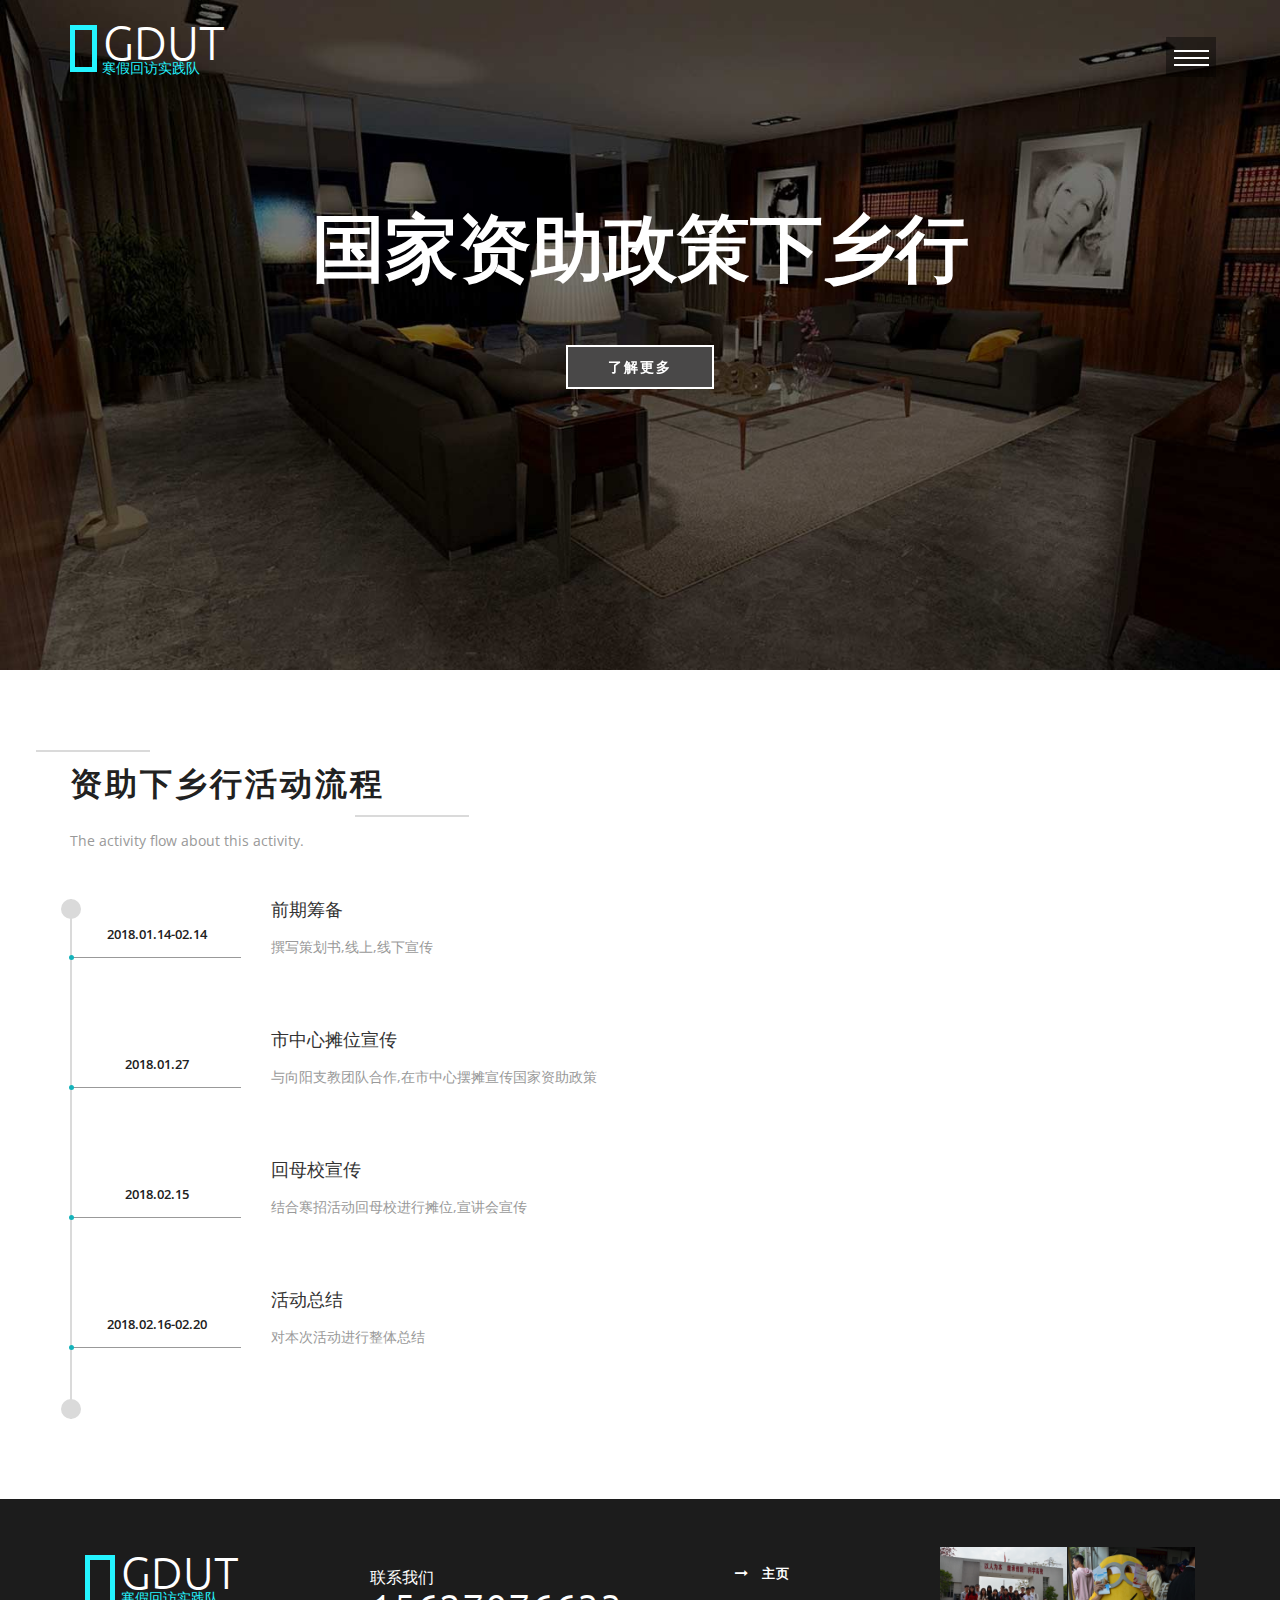
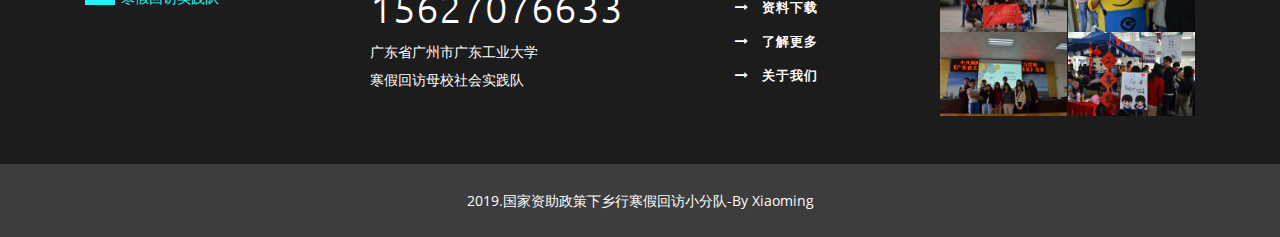
<file: index.html>
<!DOCTYPE html>
<html lang="en">
<head>
<title>Home</title>
<!-- custom-theme -->
<meta name="viewport" content="width=device-width, initial-scale=1">
<meta http-equiv="Content-Type" content="text/html; charset=utf-8" />
<meta name="keywords" content="" />
<script type="application/x-javascript"> addEventListener("load", function() { setTimeout(hideURLbar, 0); }, false);
		function hideURLbar(){ window.scrollTo(0,1); } </script>
<!-- //custom-theme -->
<link href="css/bootstrap.css" rel="stylesheet" type="text/css" media="all" />
<link href="css/style.css" rel="stylesheet" type="text/css" media="all" />
<!-- js -->
<script type="text/javascript" src="js/jquery-2.1.4.min.js"></script>
<!-- //js -->
<!-- gallery -->
<link href="css/lsb.css" rel="stylesheet" type="text/css">
<!-- //gallery -->
<!-- font-awesome-icons -->
<link href="css/font-awesome.css" rel="stylesheet"> 
<!-- //font-awesome-icons -->
<link href="http://fonts.googleapis.com/css?family=Ubuntu:300,300i,400,400i,500,500i,700,700i&amp;subset=cyrillic,cyrillic-ext,greek,greek-ext,latin-ext" rel="stylesheet">
<link href='http://fonts.googleapis.com/css?family=Open+Sans:400,300,300italic,400italic,600,600italic,700,700italic,800,800italic' rel='stylesheet' type='text/css'>
</head>
	
<body>
<!-- banner -->
	<div class="banner">
		<div class="container">
			<div class="w3_agile_logo">
				<h1><a href="index.html">GDUT<span>寒假回访实践队</span></a></h1>
			</div>
			<div class="agileits_w3layouts_nav">
				<div id="toggle_m_nav">
					<div id="m_nav_menu" class="m_nav">
						<div class="m_nav_ham w3_agileits_ham" id="m_ham_1"></div>
						<div class="m_nav_ham" id="m_ham_2"></div>
						<div class="m_nav_ham" id="m_ham_3"></div>
					</div>
				</div>
				<div id="m_nav_container" class="m_nav wthree_bg">
					<nav class="menu menu--sebastian">
						<ul id="m_nav_list" class="m_nav menu__list">
							<li class="m_nav_item menu__item menu__item--current" id="m_nav_item_1"> <a href="index.html" class="menu__link"> 主页 </a></li>
							<li class="m_nav_item menu__item" id="moble_nav_item_2"> <a href="single.html" class="menu__link"> 了解更多 </a> </li>
							<li class="m_nav_item menu__item" id="moble_nav_item_3"> <a href="about.html" class="menu__link"> 关于我们 </a> </li>
							<!-- <li class="m_nav_item menu__item" id="moble_nav_item_4"> <a href="blog.html" class="menu__link"> q资料下载 </a> </li> -->
							<li class="m_nav_item menu__item" id="moble_nav_item_5"> <a href="mail.html" class="menu__link"> 资料下载 </a> </li>
						</ul>
					</nav>
				</div>
			</div>
			<div class="clearfix"> </div>
			<div class="agile_banner_info">
				<h2><span>国家资助政策下乡行</span> </h2>
			</div>
			<div class="agileinfo_more">
				<a href="single.html" class="hvr-radial-in">了解更多</a>
			</div>
		</div>
	</div>
<!-- //banner -->	
<!-- banner-bottom -->
	<!-- <div class="banner-bottom">
		<div class="container">
			<div class="col-md-6 agileits_banner_bottom_left">
				<h3>队伍简介<span></span></h3>
				<p class="w3l_para">队伍由来自广东工业大学的十五名同学组成,就国家资助政策以及我校特有奖助学金介绍开展相关活动</p>
				<div class="w3l_social_icons">
					<div class="w3l_social_icon_grid">
						<div class="w3l_social_icon_gridl w3_facebook">
							<a href="#">
								<i class="fa fa-facebook" aria-hidden="true"></i>
							</a>
						</div>
						<div class="w3l_social_icon_gridr">
							<p class="counter">23,536</p>
						</div>
						<div class="clearfix"> </div>
						<div class="w3l_social_icon_grid_pos">
							<label>-</label>
						</div>
					</div>
					<div class="w3l_social_icon_grid w3ls_social_icon_grid">
						<div class="w3l_social_icon_gridl w3_dribbble">
							<a href="#">
								<i class="fa fa-dribbble" aria-hidden="true"></i>
							</a>
						</div>
						<div class="w3l_social_icon_gridr">
							<p class="counter">13,676</p>
						</div>
						<div class="clearfix"> </div>
						<div class="w3l_social_icon_grid_pos">
							<label>-</label>
						</div>
					</div>
					<div class="w3l_social_icon_grid">
						<div class="w3l_social_icon_gridl w3_instagram">
							<a href="#">
								<i class="fa fa-instagram" aria-hidden="true"></i>
							</a>
						</div>
						<div class="w3l_social_icon_gridr">
							<p class="counter">45,342</p>
						</div>
						<div class="clearfix"> </div>
						<div class="w3l_social_icon_grid_pos">
							<label>-</label>
						</div>
					</div>
				</div>
			</div>
			<div class="col-md-6 agileits_banner_bottom_right">
				<div class="w3ls_banner_bottom_right">
					<img src="images/2.jpg" alt=" " class="img-responsive" />
					<div class="w3ls_banner_bottom_right_pos">
						<img src="images/1.jpg" alt=" " class="img-responsive" />
					</div>
				</div>
			</div>
			<div class="clearfix"> </div>
		</div>
	</div> -->
<!-- //banner-bottom -->
<!-- Stats -->
	<!-- <script src="js/waypoints.min.js"></script> 
	<script src="js/counterup.min.js"></script> 
	<script>
		jQuery(document).ready(function( $ ) {
			$('.counter').counterUp({
				delay: 10,
				time: 2000
			});
		});
	</script> -->
<!-- //Stats -->
<!-- banner-bottom-icons -->
	<!-- <div class="banner-bottom-icons">
		<div class="col-md-6 w3_banner_bottom_icons_left hover15">
			<div class="w3_agile_banner_bottom">
				<figure><img src="images/3.jpg" alt=" " class="img-responsive" /></figure>
			</div>
		</div>
		<div class="col-md-6 w3_banner_bottom_icons_right">
			<div class="col-xs-6 w3_banner_bottom_icons1">
				<div class="w3_banner_bottom_icons1_effect">
					<i class="fa-table"></i>
					<h3>interior enterprise</h3>
					<p>Curabitur ac enim et augue consectetur elementum sed vitae neque.</p>
				</div>
			</div>
			<div class="col-xs-6 w3_banner_bottom_icons1">
				<div class="w3_banner_bottom_icons1_effect">
					<i class="fa-trophy"></i>
					<h3>awards winning</h3>
					<p>Curabitur ac enim et augue consectetur elementum sed vitae neque.</p>
				</div>
			</div>
			<div class="col-xs-6 w3_banner_bottom_icons1">
				<div class="w3_banner_bottom_icons1_effect">
					<i class="fa-jpy"></i>
					<h3>reasonable price</h3>
					<p>Curabitur ac enim et augue consectetur elementum sed vitae neque.</p>
				</div>
			</div>
			<div class="col-xs-6 w3_banner_bottom_icons1">
				<div class="w3_banner_bottom_icons1_effect">
					<i class="fa-user"></i>
					<h3>free consultation</h3>
					<p>Curabitur ac enim et augue consectetur elementum sed vitae neque.</p>
				</div>
			</div>
			<div class="clearfix"> </div>
		</div>
		<div class="clearfix"> </div>
	</div> -->
<!-- //banner-bottom-icons -->
<!-- <div class="tlinks">Collect from <a href="http://www.cssmoban.com/" >企业网站模板</a></div> -->
<!-- events-top -->
	<!-- <div class="events-top">
		<ul id="flexiselDemo1">	
			<li>
				<div class="agile_events_top_grid">	
					<div class="w3_agileits_evets_text_img">
						<a href="images/4.jpg" class="lsb-preview" data-lsb-group="header">
							<div class="view view-eighth">
								<img src="images/4.jpg" alt=" " class="img-responsive" />
								<div class="mask">
									<img src="images/plus.png" alt=" " class="img-responsive info" />
								</div>
							</div>
							<div class="agile_events_top_grid_pos">
								<img src="images/1.png" alt=" " class="img-responsive" />
							</div>
						</a>
					</div>
					<div class="agileits_w3layouts_events_text">
						<h3>Richard Carl</h3>
						<p>Business Dealer</p>
					</div>
				</div>
			</li>
			<li>
				<div class="agile_events_top_grid">	
					<div class="w3_agileits_evets_text_img">
						<a href="images/7.jpg" class="lsb-preview" data-lsb-group="header">
							<div class="view view-eighth">
								<img src="images/7.jpg" alt=" " class="img-responsive" />
								<div class="mask">
									<img src="images/plus.png" alt=" " class="img-responsive info" />
								</div>
							</div>
							<div class="agile_events_top_grid_pos">
								<img src="images/3.png" alt=" " class="img-responsive" />
							</div>
						</a>
					</div>
					<div class="agileits_w3layouts_events_text">
						<h3>Michael Crisp</h3>
						<p>Business Dealer</p>
					</div>
				</div>
			</li>
			<li>
				<div class="agile_events_top_grid">	
					<div class="w3_agileits_evets_text_img">
						<a href="images/6.jpg" class="lsb-preview" data-lsb-group="header">
							<div class="view view-eighth">
								<img src="images/6.jpg" alt=" " class="img-responsive" />
								<div class="mask">
									<img src="images/plus.png" alt=" " class="img-responsive info" />
								</div>
							</div>
							<div class="agile_events_top_grid_pos">
								<img src="images/2.png" alt=" " class="img-responsive" />
							</div>
						</a>
					</div>
					<div class="agileits_w3layouts_events_text">
						<h3>Adam Lii</h3>
						<p>Business Dealer</p>
					</div>
				</div>
			</li>
			<li>
				<div class="agile_events_top_grid">	
					<div class="w3_agileits_evets_text_img">
						<a href="images/5.jpg" class="lsb-preview" data-lsb-group="header">
							<div class="view view-eighth">
								<img src="images/5.jpg" alt=" " class="img-responsive" />
								<div class="mask">
									<img src="images/plus.png" alt=" " class="img-responsive info" />
								</div>
							</div>
							<div class="agile_events_top_grid_pos">
								<img src="images/4.png" alt=" " class="img-responsive" />
							</div>
						</a>
					</div>
					<div class="agileits_w3layouts_events_text">
						<h3>Thomas Paul</h3>
						<p>Business Dealer</p>
					</div>
				</div>
			</li>
			<li>
				<div class="agile_events_top_grid">	
					<div class="w3_agileits_evets_text_img">
						<a href="images/1.jpg" class="lsb-preview" data-lsb-group="header">
							<div class="view view-eighth">
								<img src="images/1.jpg" alt=" " class="img-responsive" />
								<div class="mask">
									<img src="images/plus.png" alt=" " class="img-responsive info" />
								</div>
							</div>
							<div class="agile_events_top_grid_pos">
								<img src="images/2.png" alt=" " class="img-responsive" />
							</div>
						</a>
					</div>
					<div class="agileits_w3layouts_events_text">
						<h3>Adam Lii</h3>
						<p>Business Dealer</p>
					</div>
				</div>
			</li>
		</ul>
	</div> -->
<!-- //events-top -->
<!-- flexisel -->
		<!-- <script type="text/javascript">
		$(window).load(function() {
			$("#flexiselDemo1").flexisel({
				visibleItems: 4,
				animationSpeed: 1000,
				autoPlay: true,
				autoPlaySpeed: 3000,    		
				pauseOnHover: true,
				enableResponsiveBreakpoints: true,
				responsiveBreakpoints: { 
					portrait: { 
						changePoint:480,
						visibleItems: 1
					}, 
					landscape: { 
						changePoint:640,
						visibleItems:2
					},
					tablet: { 
						changePoint:768,
						visibleItems: 2
					}
				}
			});
			
		});
	</script>
	<script type="text/javascript" src="js/jquery.flexisel.js"></script> -->
<!-- //flexisel -->
<!-- gallery-pop-up -->
	<!-- <script src="js/lsb.min.js"></script>
	<script>
	$(window).load(function() {
		  $.fn.lightspeedBox();
		});
	</script> -->
<!-- //gallery-pop-up -->
<!-- events -->
	<div class="events">
		<div class="container">
			<h3 class="agileinfo_header">资助下乡行活动流程</h3>
			<p class="agileits_dummy_para">The activity flow about this activity.</p>
			<div class="w3ls_event_grids">
				<div class="col-md-6 wthree_events_grid_left">
					<div class="wthree_events_grid_left1">
						<div class="wthree_events_grid_left1_grid">
							<div class="col-xs-4 wthree_events_grid_left1_gridl">
								<p>2018.01.14-02.14</p>
							</div>
							<div class="col-xs-8 wthree_events_grid_left1_gridr">
								<h4>前期筹备</h4>
								<p>撰写策划书,线上,线下宣传</p>
							</div>
							<div class="clearfix"> </div>
						</div>
					</div>
					<div class="wthree_events_grid_left1">
						<div class="wthree_events_grid_left1_grid">
							<div class="col-xs-4 wthree_events_grid_left1_gridl">
								<p>2018.01.27</p>
							</div>
							<div class="col-xs-8 wthree_events_grid_left1_gridr">
								<h4>市中心摊位宣传</h4>
								<p>与向阳支教团队合作,在市中心摆摊宣传国家资助政策</p>
							</div>
							<div class="clearfix"> </div>
						</div>
					</div>
					<div class="wthree_events_grid_left1">
						<div class="wthree_events_grid_left1_grid">
							<div class="col-xs-4 wthree_events_grid_left1_gridl">
								<p>2018.02.15</p>
							</div>
							<div class="col-xs-8 wthree_events_grid_left1_gridr">
								<h4>回母校宣传</h4>
								<p>结合寒招活动回母校进行摊位,宣讲会宣传</p>
							</div>
							<div class="clearfix"> </div>
						</div>
					</div>
					<div class="wthree_events_grid_left1">
						<div class="wthree_events_grid_left1_grid">
							<div class="col-xs-4 wthree_events_grid_left1_gridl">
								<p>2018.02.16-02.20</p>
							</div>
							<div class="col-xs-8 wthree_events_grid_left1_gridr">
								<h4>活动总结</h4>
								<p>对本次活动进行整体总结</p>
							</div>
							<div class="clearfix"> </div>
						</div>
					</div>
				</div>
				<!-- <div class="col-md-6 wthree_events_grid_right">
					<div class="wthree_events_grid_right1">
						<h3>5 <span>years of experience</span></h3>
						<h2>ador<span>ning</span></h2>
					</div>
				</div> -->
				<div class="clearfix"> </div>
			</div>
		</div>
	</div>
<!-- //events -->
<!-- bootstrap-pop-up -->
	<div class="modal video-modal fade" id="myModal" tabindex="-1" role="dialog" aria-labelledby="myModal">
		<div class="modal-dialog" role="document">
			<div class="modal-content">
				<div class="modal-header">
					Adorning
					<button type="button" class="close" data-dismiss="modal" aria-label="Close"><span aria-hidden="true">&times;</span></button>						
				</div>
				<!-- <section>
					<div class="modal-body">
						<div class="col-md-6 w3_modal_body_left">
							<img src="images/2.jpg" alt=" " class="img-responsive" />
						</div>
						<div class="col-md-6 w3_modal_body_right">
							<p>Ut enim ad minima veniam, quis nostrum 
							exercitationem ullam corporis suscipit laboriosam, 
							nisi ut aliquid ex ea commodi consequatur? Quis autem 
							vel eum iure reprehenderit qui in ea voluptate velit 
							esse quam nihil molestiae consequatur.
							<i>" Quis autem vel eum iure reprehenderit qui in ea voluptate velit 
								esse quam nihil molestiae consequatur.</i></p>
						</div>
						<div class="clearfix"> </div>
					</div>
				</section> -->
			</div>
		</div>
	</div>
<!-- //bootstrap-pop-up -->
<!-- subscribe -->
	<!-- <div class="w3layouts_newsletter">
		<div class="container">
			<div class="w3layouts_newsletter_left">
				<h3>Subscribe to our newsletter</h3>
			</div>
			<div class="w3layouts_newsletter_right">
				<form action="#" method="post">
					<input type="email" name="Email" placeholder="Email..." required="">
					<input type="submit" value="Subscribe">
				</form>
			</div>
			<div class="clearfix"> </div>
		</div>
	</div> -->
<!-- //subscribe -->
<!-- footer -->
	<div class="footer">
		<div class="container">
			<div class="w3agile_footer_grids">
				<div class="col-md-3 agileinfo_footer_grid">
					<div class="footer-logo">
						<h2><a href="index.html">GDUT<span>寒假回访实践队</span></a></h2>
					</div>
				</div>
				<div class="col-md-4 agileinfo_footer_grid">
					<h4>联系我们<span>15627076633</span></h4>
					<p>广东省广州市广东工业大学<span>寒假回访母校社会实践队</span></p>
					<!-- <ul class="social-icons">
						<li><a href="#" class="icon icon-border facebook"></a></li>
						<li><a href="#" class="icon icon-border twitter"></a></li>
						<li><a href="#" class="icon icon-border instagram"></a></li>
						<li><a href="#" class="icon icon-border pinterest"></a></li>
					</ul> -->
				</div>
				<div class="col-md-2 agileinfo_footer_grid agileinfo_footer_grid1">
					<ul class="w3layouts_footer_nav">
						<li><a href="index.html"><i class="fa fa-long-arrow-right" aria-hidden="true"></i>主页</a></li>
						<li><a href="mail.html"><i class="fa fa-long-arrow-right" aria-hidden="true"></i>资料下载</a></li>
						<li><a href="single.html"><i class="fa fa-long-arrow-right" aria-hidden="true"></i>了解更多</a></li>
						<li><a href="about.html"><i class="fa fa-long-arrow-right" aria-hidden="true"></i>关于我们</a></li>
					</ul>
				</div>
				<div class="col-md-3 agileinfo_footer_grid">
					<div class="agileinfo_footer_grid_left">
						<img src="images/OKC_3719.JPG" alt=" " class="img-responsive" />
					</div>
					<div class="agileinfo_footer_grid_left">
						<img src="images/OKC_3704.JPG" alt=" " class="img-responsive" />
					</div>
					<div class="agileinfo_footer_grid_left">
						<img src="images/OKC_3679.JPG" alt=" " class="img-responsive" />
					</div>
					<div class="agileinfo_footer_grid_left">
						<img src="images/OKC_3685.JPG" alt=" " class="img-responsive" />
					</div>
					<div class="clearfix"> </div>
				</div>
				<div class="clearfix"> </div>
			</div>
		</div>
	</div>
	<div class="footer-copy">
		<div class="container">
			<p>2019.国家资助政策下乡行寒假回访小分队-By Xiaoming</p>
		</div>
	</div>
<!-- //footer -->
<!-- menu -->
<script type="text/javascript" src="js/main.js"></script>
<!-- //menu -->
<!-- for bootstrap working -->
	<script src="js/bootstrap.js"></script>
<!-- //for bootstrap working -->
<!-- start-smoth-scrolling -->
<script type="text/javascript" src="js/move-top.js"></script>
<script type="text/javascript" src="js/easing.js"></script>
<script type="text/javascript">
	jQuery(document).ready(function($) {
		$(".scroll").click(function(event){		
			event.preventDefault();
			$('html,body').animate({scrollTop:$(this.hash).offset().top},1000);
		});
	});
</script>
<!-- start-smoth-scrolling -->
<!-- here stars scrolling icon -->
	<script type="text/javascript">
		$(document).ready(function() {
			/*
				var defaults = {
				containerID: 'toTop', // fading element id
				containerHoverID: 'toTopHover', // fading element hover id
				scrollSpeed: 1200,
				easingType: 'linear' 
				};
			*/
								
			$().UItoTop({ easingType: 'easeOutQuart' });
								
			});
	</script>
<!-- //here ends scrolling icon -->
</body>
</html>
</file>
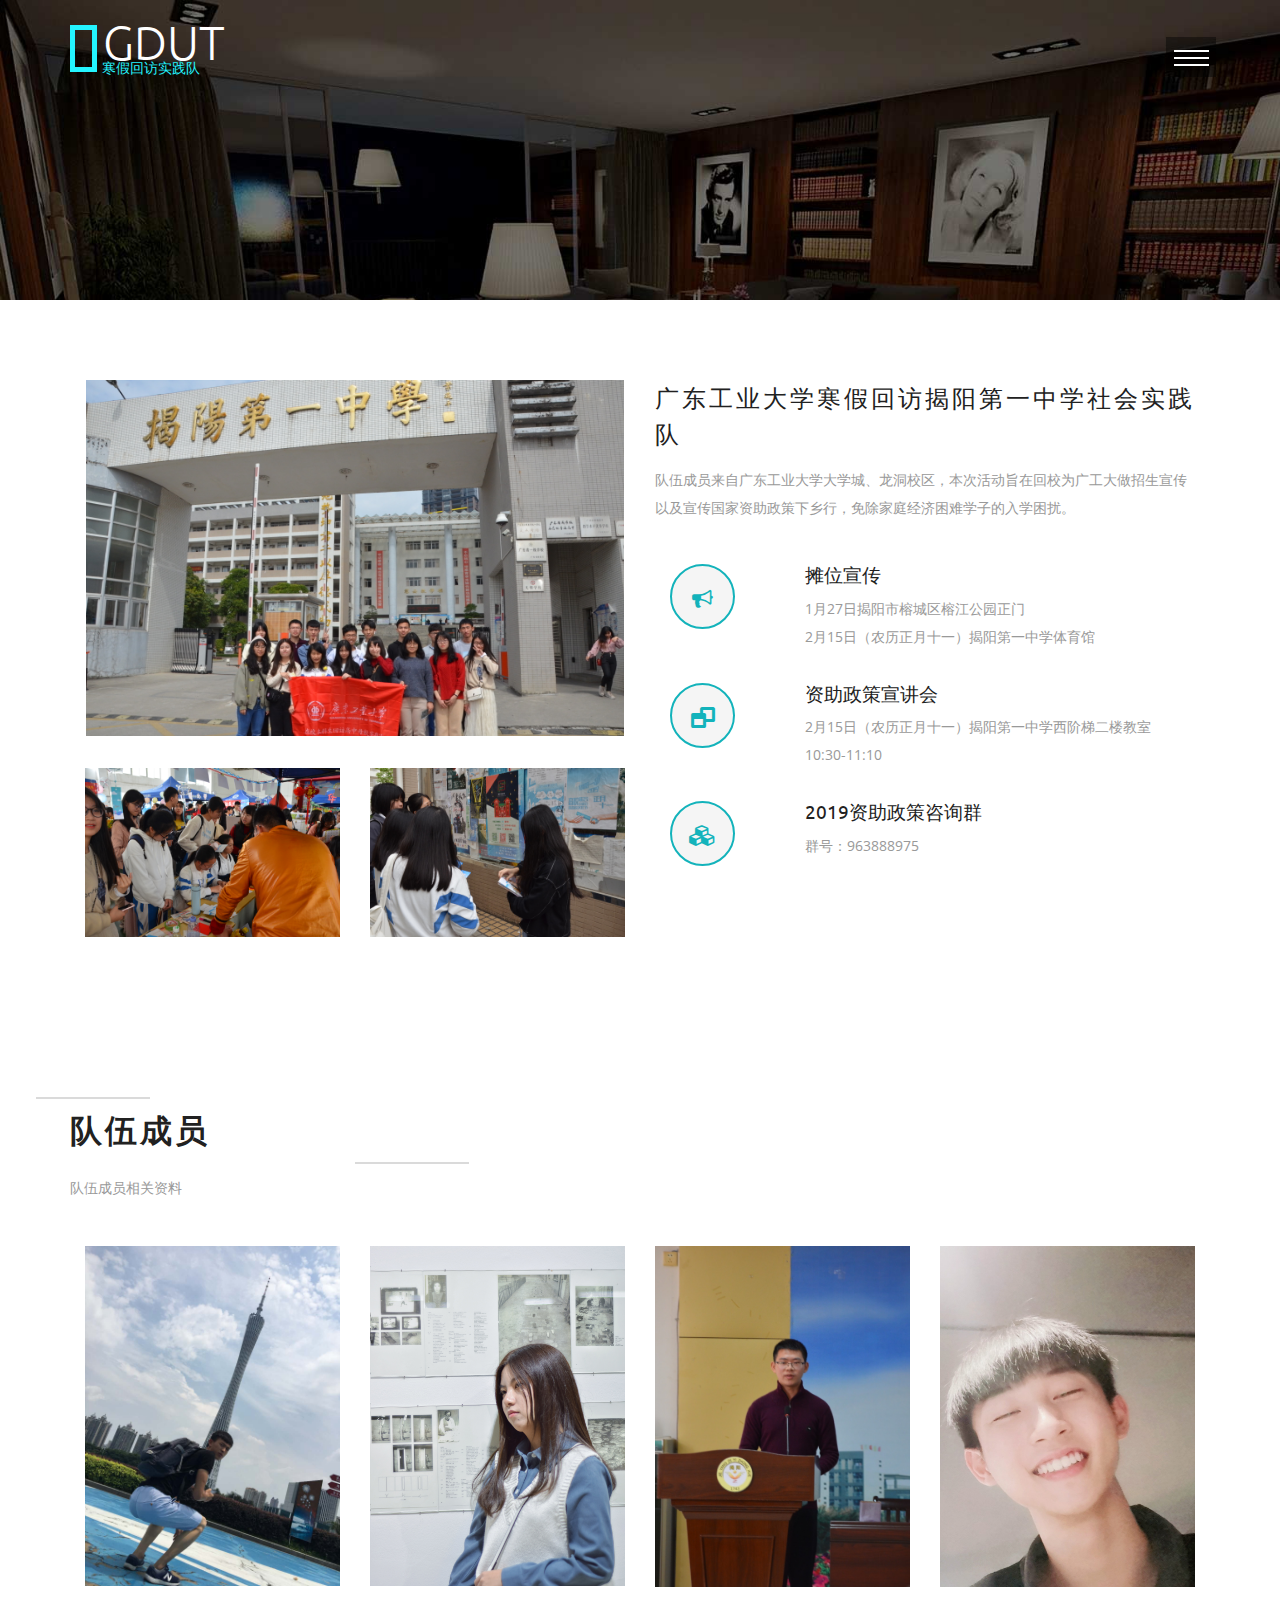
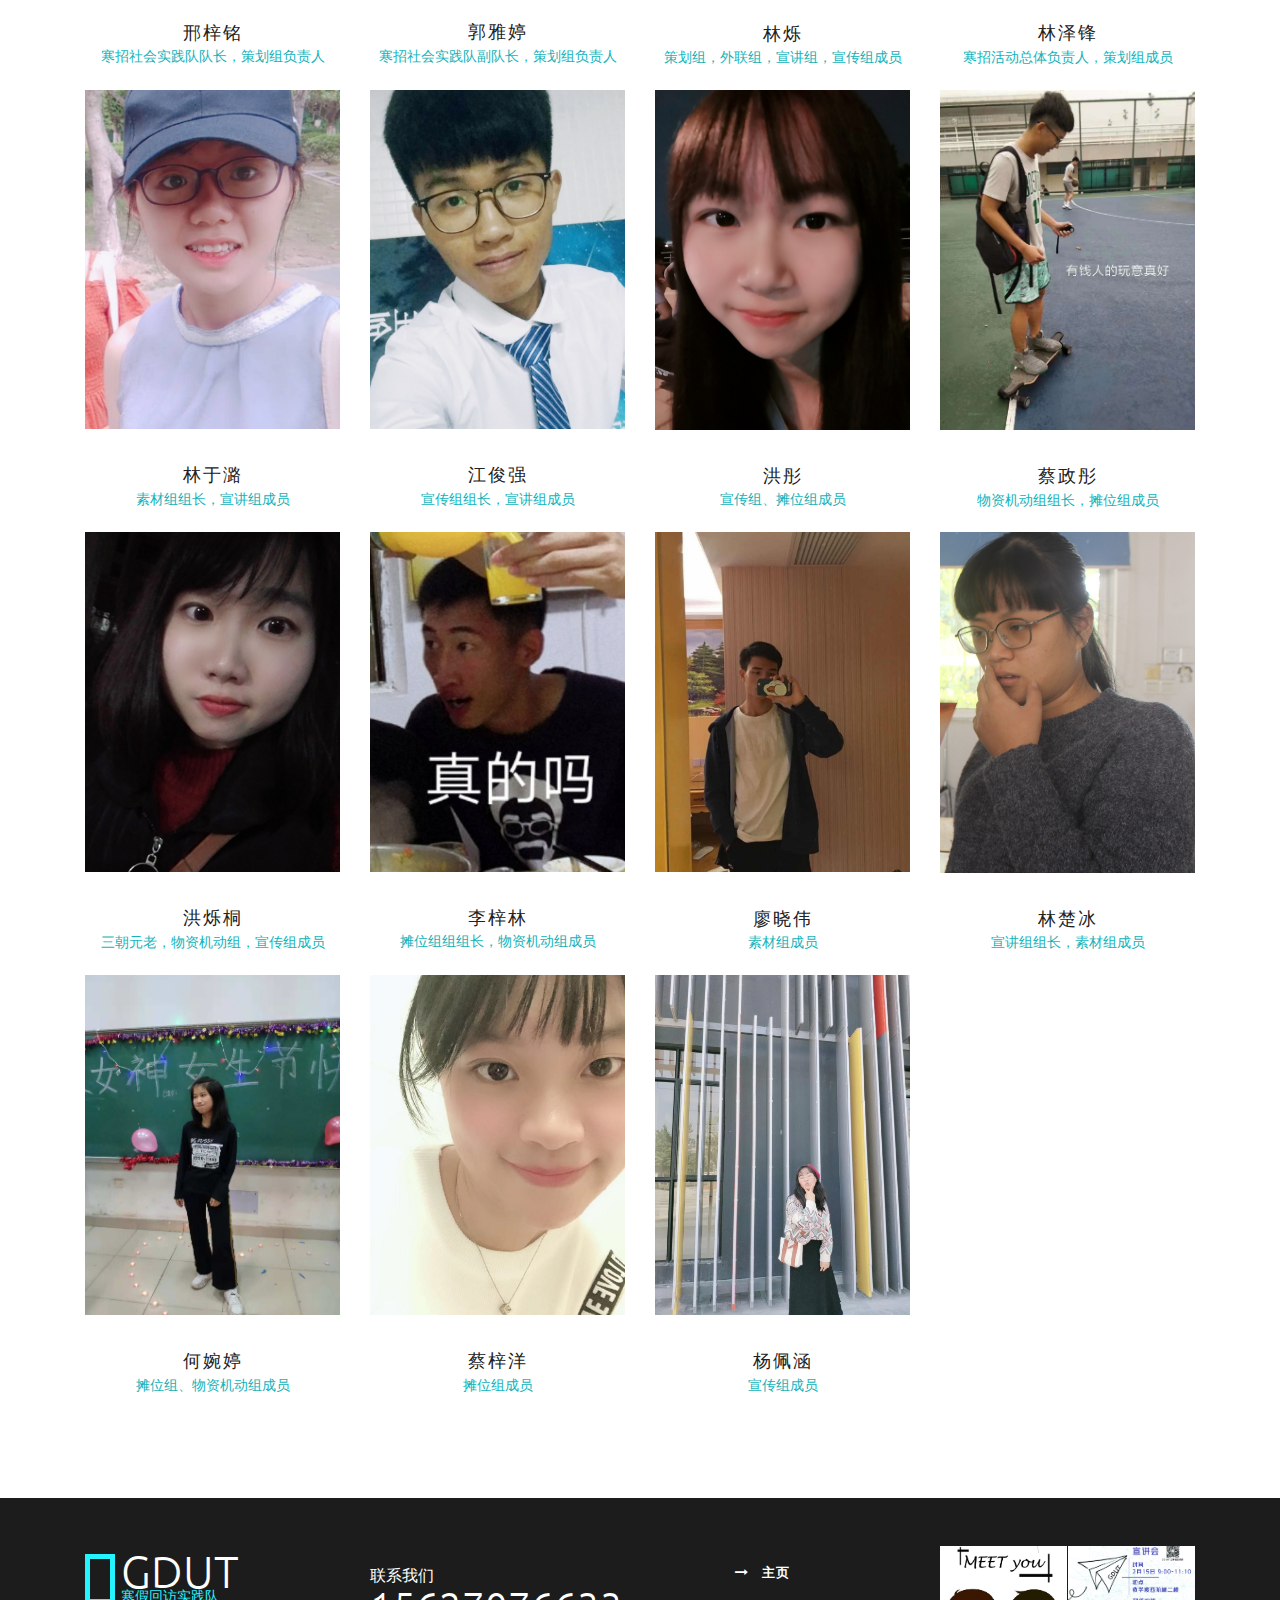
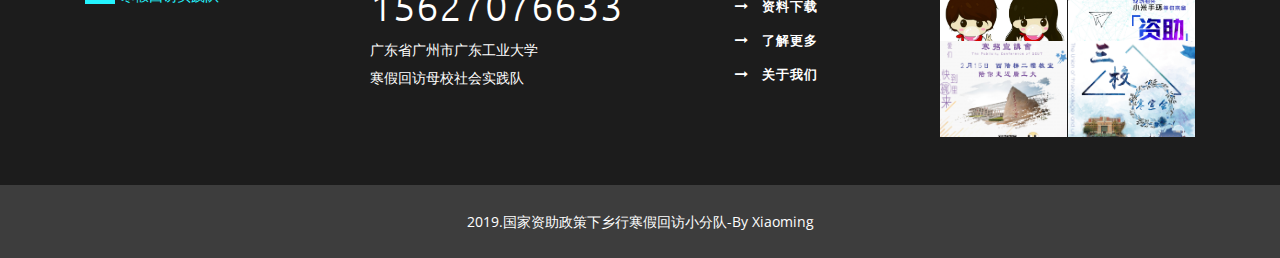
<file: about.html>
<!DOCTYPE html>
<html lang="en">
<head>
<title>About Us</title>
<!-- custom-theme -->
<meta name="viewport" content="width=device-width, initial-scale=1">
<meta http-equiv="Content-Type" content="text/html; charset=utf-8" />
<meta name="keywords" content="" />
<script type="application/x-javascript"> addEventListener("load", function() { setTimeout(hideURLbar, 0); }, false);
		function hideURLbar(){ window.scrollTo(0,1); } </script>
<!-- //custom-theme -->
<link href="css/bootstrap.css" rel="stylesheet" type="text/css" media="all" />
<link href="css/style.css" rel="stylesheet" type="text/css" media="all" />
<!-- js -->
<script type="text/javascript" src="js/jquery-2.1.4.min.js"></script>
<!-- //js -->
<!-- font-awesome-icons -->
<link href="css/font-awesome.css" rel="stylesheet"> 
<!-- //font-awesome-icons -->
<link href="http://fonts.googleapis.com/css?family=Ubuntu:300,300i,400,400i,500,500i,700,700i&amp;subset=cyrillic,cyrillic-ext,greek,greek-ext,latin-ext" rel="stylesheet">
<link href='http://fonts.googleapis.com/css?family=Open+Sans:400,300,300italic,400italic,600,600italic,700,700italic,800,800italic' rel='stylesheet' type='text/css'>
</head>
	
<body>
<!-- banner -->
	<div class="banner1">
		<div class="container">
			<div class="w3_agile_logo">
				<h1><a href="index.html">GDUT<span>寒假回访实践队</span></a></h1>
			</div>
			<div class="agileits_w3layouts_nav">
				<div id="toggle_m_nav">
					<div id="m_nav_menu" class="m_nav">
						<div class="m_nav_ham w3_agileits_ham" id="m_ham_1"></div>
						<div class="m_nav_ham" id="m_ham_2"></div>
						<div class="m_nav_ham" id="m_ham_3"></div>
					</div>
				</div>
				<div id="m_nav_container" class="m_nav wthree_bg">
					<nav class="menu menu--sebastian">
						<ul id="m_nav_list" class="m_nav menu__list">
								<li class="m_nav_item menu__item" id="m_nav_item_1"> <a href="index.html" class="menu__link"> 主页 </a></li>
								<li class="m_nav_item menu__item" id="moble_nav_item_2"> <a href="single.html" class="menu__link"> 了解更多 </a> </li>
								<li class="m_nav_item menu__item menu__item--current" id="moble_nav_item_3"> <a href="about.html" class="menu__link"> 关于我们 </a> </li>
								<!-- <li class="m_nav_item menu__item" id="moble_nav_item_4"> <a href="blog.html" class="menu__link"> q资料下载 </a> </li> -->
								<li class="m_nav_item menu__item" id="moble_nav_item_5"> <a href="mail.html" class="menu__link"> 资料下载 </a> </li>
						</ul>
					</nav>
				</div>
			</div>
			<div class="clearfix"> </div>
		</div>
	</div>
<!-- //banner -->	
<!-- about -->
	<div class="services">
		<div class="container">
			<div class="col-md-6 w3layouts_about_grid_left">
				<div class="w3_about_grid">
					<img src="images/OKC_3714.JPG" alt=" " class="img-responsive" />
				</div>
				<div class="col-md-6 w3layouts_about_grid_left1">
					<img src="images/OKC_3692.JPG" alt=" " class="img-responsive" />
				</div>
				<div class="col-md-6 w3layouts_about_grid_left1">
					<img src="images/OKC_1111.JPG" alt=" " class="img-responsive" />
				</div>
				<div class="clearfix"> </div>
			</div>
			<div class="col-md-6 w3layouts_about_grid_right">
				<h3>广东工业大学寒假回访揭阳第一中学社会实践队</h3>
				<p class="w3_turpis_para">队伍成员来自广东工业大学大学城、龙洞校区，本次活动旨在回校为广工大做招生宣传以及宣传国家资助政策下乡行，免除家庭经济困难学子的入学困扰。</p>
				<div class="w3layouts_about_grid_right_grids">
					<div class="w3layouts_about_grid_right_grid">
						<div class="col-xs-3 w3layouts_about_grid_right_grid1l">
							<div class="w3layouts_about_grid_right_grid1l_1">
								<i class="fa fa-bullhorn" aria-hidden="true"></i>
							</div>
						</div>
						<div class="col-xs-9 w3layouts_about_grid_right_grid1r">
							<h4>摊位宣传</h4>
							<p>1月27日揭阳市榕城区榕江公园正门<br>2月15日（农历正月十一）揭阳第一中学体育馆</p>
						</div>
						<div class="clearfix"> </div>
					</div>
					<div class="w3layouts_about_grid_right_grid">
						<div class="col-xs-3 w3layouts_about_grid_right_grid1l">
							<div class="w3layouts_about_grid_right_grid1l_1">
								<i class="fa fa-window-restore" aria-hidden="true"></i>
							</div>
						</div>
						<div class="col-xs-9 w3layouts_about_grid_right_grid1r">
							<h4>资助政策宣讲会</h4>
							<p>2月15日（农历正月十一）揭阳第一中学西阶梯二楼教室 10:30-11:10</p>
						</div>
						<div class="clearfix"> </div>
					</div>
					<div class="w3layouts_about_grid_right_grid">
						<div class="col-xs-3 w3layouts_about_grid_right_grid1l">
							<div class="w3layouts_about_grid_right_grid1l_1">
								<i class="fa fa-cubes" aria-hidden="true"></i>
							</div>
						</div>
						<div class="col-xs-9 w3layouts_about_grid_right_grid1r">
							<h4>2019资助政策咨询群</h4>
							<p>群号：963888975</p>
						</div>
						<div class="clearfix"> </div>
					</div>
				</div>
			</div>
			<div class="clearfix"> </div>
		</div>
	</div>
<!-- //about -->	
<!-- about-bottom -->
	<!-- <div class="about-bottom"> -->
		
		<!-- <div class="col-md-6 w3l_about_bottom_left"> -->
				<!-- <a href="http://qiniu.xiaoming.net.cn/%E5%BC%80%E5%9C%BA%E4%B8%8E%E5%AE%A3%E4%BC%A0.mp4">
			<img src="images/10.jpg" alt=" " class="img-responsive" />
				</a>
				<a href="http://qiniu.xiaoming.net.cn/%E5%BC%80%E5%9C%BA%E4%B8%8E%E5%AE%A3%E4%BC%A0.mp4" target="_blank">	
					<input type=button class="glyphicon glyphicon-expand"  value="播放">
				</a>
			<div class="w3l_about_bottom_left_video">
				<h4>watch our video</h4>
			</div> -->
		<!-- </div> --> 
		<!-- <div class="col-md-6 w3l_about_bottom_right">
			<h3 class="agileinfo_header1">why choose us ?</h3>
			<p> Aenean aliquet nec mi et lacinia. Aliquam maximus iaculis mi, sed efficitur orci efficitur nec.</p>
			<div class="panel-group w3l_panel_group_faq" id="accordion" role="tablist" aria-multiselectable="true">
			  <div class="panel panel-default">
				<div class="panel-heading" role="tab" id="headingOne">
				  <h4 class="panel-title asd">
					<a class="pa_italic" role="button" data-toggle="collapse" data-parent="#accordion" href="#collapseOne" aria-expanded="true" aria-controls="collapseOne">
					  <span class="glyphicon glyphicon-plus" aria-hidden="true"></span><i class="glyphicon glyphicon-minus" aria-hidden="true"></i>assumenda est cliche quia
					</a>
				  </h4>
				</div>
				<div id="collapseOne" class="panel-collapse collapse in" role="tabpanel" aria-labelledby="headingOne">
				  <div class="panel-body panel_text">
					Neque porro quisquam est, qui dolorem ipsum quia dolor sit amet, consectetur, adipisci velit, sed quia.
				  </div>
				</div>
			  </div>
			  <div class="panel panel-default">
				<div class="panel-heading" role="tab" id="headingTwo">
				  <h4 class="panel-title asd">
					<a class="pa_italic collapsed" role="button" data-toggle="collapse" data-parent="#accordion" href="#collapseTwo" aria-expanded="false" aria-controls="collapseTwo">
					  <span class="glyphicon glyphicon-plus" aria-hidden="true"></span><i class="glyphicon glyphicon-minus" aria-hidden="true"></i>Itaque earum rerum
					</a>
				  </h4>
				</div>
				<div id="collapseTwo" class="panel-collapse collapse" role="tabpanel" aria-labelledby="headingTwo">
				   <div class="panel-body panel_text">
					Neque porro quisquam est, qui dolorem ipsum quia dolor sit amet, consectetur, adipisci velit, sed quia.
				  </div>
				</div>
			  </div>
			  <div class="panel panel-default">
				<div class="panel-heading" role="tab" id="headingThree">
				  <h4 class="panel-title asd">
					<a class="pa_italic collapsed" role="button" data-toggle="collapse" data-parent="#accordion" href="#collapseThree" aria-expanded="false" aria-controls="collapseThree">
					  <span class="glyphicon glyphicon-plus" aria-hidden="true"></span><i class="glyphicon glyphicon-minus" aria-hidden="true"></i>autem accusamus terry sed
					</a>
				  </h4>
				</div>
				<div id="collapseThree" class="panel-collapse collapse" role="tabpanel" aria-labelledby="headingThree">
				   <div class="panel-body panel_text">
					Neque porro quisquam est, qui dolorem ipsum quia dolor sit amet, consectetur, adipisci velit, sed quia.
				  </div>
				</div>
			  </div>
			</div>
		</div> -->
		<!-- <div class="clearfix"> </div> -->
	<!-- </div> -->
<!-- //about-bottom -->
<!-- for bootstrap working -->
	<script src="js/bootstrap.js"></script>
<!-- //for bootstrap working -->
<!-- pop-up-box -->    
	<link href="css/popuo-box.css" rel="stylesheet" type="text/css" property="" media="all" />
	<script src="js/jquery.magnific-popup.js" type="text/javascript"></script>
<!--//pop-up-box -->
<div id="small-dialog" class="mfp-hide">
	<iframe src=""></iframe>
</div>
<script>
	$(document).ready(function() {
	$('.popup-with-zoom-anim').magnificPopup({
		type: 'inline',
		fixedContentPos: false,
		fixedBgPos: true,
		overflowY: 'auto',
		closeBtnInside: true,
		preloader: false,
		midClick: true,
		removalDelay: 300,
		mainClass: 'my-mfp-zoom-in'
	});
																	
	});
</script>
<!-- team -->
	<div class="services">
		<div class="container">
			<h3 class="agileinfo_header">队伍成员</h3>
			<p class="agileits_dummy_para">队伍成员相关资料</p>
			<div class="w3_services_grids">
				<div class="col-md-3 w3ls_team_grid">
					<div class="w3ls_team_grid1 hover15">
						<figure>
							<img src="images/832363209.jpg" alt=" " class="img-responsive" />
						</figure>
						<div class="w3ls_team_grid1_pos">
							<!-- <ul class="social-icons">
								<li><a href="#" class="icon icon-border facebook"></a></li>
								<li><a href="#" class="icon icon-border twitter"></a></li>
								<li><a href="#" class="icon icon-border instagram"></a></li>
							</ul> -->
						</div>
					</div>
					<h4>邢梓铭</h4>
					<p>寒招社会实践队队长，策划组负责人</p>
				</div>
				<div class="col-md-3 w3ls_team_grid">
					<div class="w3ls_team_grid1 hover15">
						<figure>
							<img src="images/104487873.jpg" alt=" " class="img-responsive" />
						</figure>
						<div class="w3ls_team_grid1_pos">
							<!-- <ul class="social-icons">
								<li><a href="#" class="icon icon-border twitter"></a></li>
								<li><a href="#" class="icon icon-border instagram"></a></li>
								<li><a href="#" class="icon icon-border facebook"></a></li>
							</ul> -->
						</div>
					</div>
					<h4>郭雅婷</h4>
					<p>寒招社会实践队副队长，策划组负责人</p><br>
				</div>
				<div class="col-md-3 w3ls_team_grid">
					<div class="w3ls_team_grid1 hover15">
						<figure>
							<img src="images/OKC_3655.JPG" alt=" " class="img-responsive" />
						</figure>
						<div class="w3ls_team_grid1_pos">
							<!-- <ul class="social-icons">
								<li><a href="#" class="icon icon-border instagram"></a></li>
								<li><a href="#" class="icon icon-border facebook"></a></li>
								<li><a href="#" class="icon icon-border twitter"></a></li>
							</ul> -->
						</div>
					</div>
					<h4>林烁</h4>
					<p>策划组，外联组，宣讲组，宣传组成员</p>
				</div>
				<div class="col-md-3 w3ls_team_grid">
					<div class="w3ls_team_grid1 hover15">
						<figure>
							<img src="images/1754563191.jpg" alt=" " class="img-responsive" />
						</figure>
						<div class="w3ls_team_grid1_pos">
							<!-- <ul class="social-icons">
								<li><a href="#" class="icon icon-border pinterest"></a></li>
								<li><a href="#" class="icon icon-border twitter"></a></li>
								<li><a href="#" class="icon icon-border instagram"></a></li>
							</ul> -->
						</div>
					</div>
					<h4>林泽锋</h4>
					<p>寒招活动总体负责人，策划组成员</p><br>
				</div>
				<div class="col-md-3 w3ls_team_grid">
						<div class="w3ls_team_grid1 hover15">
							<figure>
								<img src="images/200054157.jpg" alt=" " class="img-responsive" />
							</figure>
							<div class="w3ls_team_grid1_pos">
								<!-- <ul class="social-icons">
									<li><a href="#" class="icon icon-border pinterest"></a></li>
									<li><a href="#" class="icon icon-border twitter"></a></li>
									<li><a href="#" class="icon icon-border instagram"></a></li>
								</ul> -->
							</div>
						</div>
						<h4>林于潞</h4>
						<p>素材组组长，宣讲组成员</p>
					</div>
					<div class="col-md-3 w3ls_team_grid">
							<div class="w3ls_team_grid1 hover15">
								<figure>
									<img src="images/613608388.jpg" alt=" " class="img-responsive" />
								</figure>
								<div class="w3ls_team_grid1_pos">
									<!-- <ul class="social-icons">
										<li><a href="#" class="icon icon-border pinterest"></a></li>
										<li><a href="#" class="icon icon-border twitter"></a></li>
										<li><a href="#" class="icon icon-border instagram"></a></li>
									</ul> -->
								</div>
							</div>
							<h4>江俊强</h4>
							<p>宣传组组长，宣讲组成员</p><br>
						</div>
						<div class="col-md-3 w3ls_team_grid">
								<div class="w3ls_team_grid1 hover15">
									<figure>
										<img src="images/22424380.jpg" alt=" " class="img-responsive" />
									</figure>
									<div class="w3ls_team_grid1_pos">
										<!-- <ul class="social-icons">
											<li><a href="#" class="icon icon-border pinterest"></a></li>
											<li><a href="#" class="icon icon-border twitter"></a></li>
											<li><a href="#" class="icon icon-border instagram"></a></li>
										</ul> -->
									</div>
								</div>
								<h4>洪彤</h4>
								<p>宣传组、摊位组成员</p>
							</div>
							<div class="col-md-3 w3ls_team_grid">
									<div class="w3ls_team_grid1 hover15">
										<figure>
											<img src="images/2116489447.jpg" alt=" " class="img-responsive" />
										</figure>
										<div class="w3ls_team_grid1_pos">
											<!-- <ul class="social-icons">
												<li><a href="#" class="icon icon-border pinterest"></a></li>
												<li><a href="#" class="icon icon-border twitter"></a></li>
												<li><a href="#" class="icon icon-border instagram"></a></li>
											</ul> -->
										</div>
									</div>
									<h4>蔡政彤</h4>
									<p>物资机动组组长，摊位组成员</p><br>
							</div>
							<div class="col-md-3 w3ls_team_grid">
									<div class="w3ls_team_grid1 hover15">
										<figure>
											<img src="images/1213738430.jpg" alt=" " class="img-responsive" />
										</figure>
										<div class="w3ls_team_grid1_pos">
											<!-- <ul class="social-icons">
												<li><a href="#" class="icon icon-border pinterest"></a></li>
												<li><a href="#" class="icon icon-border twitter"></a></li>
												<li><a href="#" class="icon icon-border instagram"></a></li>
											</ul> -->
										</div>
									</div>
									<h4>洪烁桐</h4>
									<p>三朝元老，物资机动组，宣传组成员</p>
							</div>
							<div class="col-md-3 w3ls_team_grid">
									<div class="w3ls_team_grid1 hover15">
										<figure>
											<img src="images/1461709036.jpg" alt=" " class="img-responsive" />
										</figure>
										<div class="w3ls_team_grid1_pos">
											<!-- <ul class="social-icons">
												<li><a href="#" class="icon icon-border pinterest"></a></li>
												<li><a href="#" class="icon icon-border twitter"></a></li>
												<li><a href="#" class="icon icon-border instagram"></a></li>
											</ul> -->
										</div>
									</div>
									<h4>李梓林</h4>
									<p>摊位组组组长，物资机动组成员</p><br>
							</div>
							<div class="col-md-3 w3ls_team_grid">
									<div class="w3ls_team_grid1 hover15">
										<figure>
											<img src="images/1791125868.jpg" alt=" " class="img-responsive" />
										</figure>
										<div class="w3ls_team_grid1_pos">
											<!-- <ul class="social-icons">
												<li><a href="#" class="icon icon-border pinterest"></a></li>
												<li><a href="#" class="icon icon-border twitter"></a></li>
												<li><a href="#" class="icon icon-border instagram"></a></li>
											</ul> -->
										</div>
									</div>
									<h4>廖晓伟</h4>
									<p>素材组成员</p><br>
							</div>
							<div class="col-md-3 w3ls_team_grid">
									<div class="w3ls_team_grid1 hover15">
										<figure>
											<img src="images/IMG_5835.JPG" alt=" " class="img-responsive" />
										</figure>
										<div class="w3ls_team_grid1_pos">
											<!-- <ul class="social-icons">
												<li><a href="#" class="icon icon-border pinterest"></a></li>
												<li><a href="#" class="icon icon-border twitter"></a></li>
												<li><a href="#" class="icon icon-border instagram"></a></li>
											</ul> -->
										</div>
									</div>
									<h4>林楚冰</h4>
									<p>宣讲组组长，素材组成员</p><br>
							</div>
							<div class="col-md-3 w3ls_team_grid">
									<div class="w3ls_team_grid1 hover15">
										<figure>
											<img src="images/221312191.jpg" alt=" " class="img-responsive" />
										</figure>
										<div class="w3ls_team_grid1_pos">
											<!-- <ul class="social-icons">
												<li><a href="#" class="icon icon-border pinterest"></a></li>
												<li><a href="#" class="icon icon-border twitter"></a></li>
												<li><a href="#" class="icon icon-border instagram"></a></li>
											</ul> -->
										</div>
									</div>
									<h4>何婉婷</h4>
									<p>摊位组、物资机动组成员</p>
							</div>
							<div class="col-md-3 w3ls_team_grid">
									<div class="w3ls_team_grid1 hover15">
										<figure>
											<img src="images/1054444347.jpg" alt=" " class="img-responsive" />
										</figure>
										<div class="w3ls_team_grid1_pos">
											<!-- <ul class="social-icons">
												<li><a href="#" class="icon icon-border pinterest"></a></li>
												<li><a href="#" class="icon icon-border twitter"></a></li>
												<li><a href="#" class="icon icon-border instagram"></a></li>
											</ul> -->
										</div>
									</div>
									<h4>蔡梓洋</h4>
									<p>摊位组成员</p><br>
							</div>
							<div class="col-md-3 w3ls_team_grid">
									<div class="w3ls_team_grid1 hover15">
										<figure>
											<img src="images/348466728.jpg" alt=" " class="img-responsive" />
										</figure>
										<div class="w3ls_team_grid1_pos">
											<!-- <ul class="social-icons">
												<li><a href="#" class="icon icon-border pinterest"></a></li>
												<li><a href="#" class="icon icon-border twitter"></a></li>
												<li><a href="#" class="icon icon-border instagram"></a></li>
											</ul> -->
										</div>
									</div>
									<h4>杨佩涵</h4>
									<p>宣传组成员</p>
							</div>

				<div class="clearfix"> </div>
			</div>
		</div>
	</div>
<!-- //team -->
<!-- footer -->
	<div class="footer">
		<div class="container">
			<div class="w3agile_footer_grids">
				<div class="col-md-3 agileinfo_footer_grid">
					<div class="footer-logo">
						<h2><a href="index.html">GDUT<span>寒假回访实践队</span></a></h2>
					</div>
				</div>
				<div class="col-md-4 agileinfo_footer_grid">
					<h4>联系我们<span>15627076633</span></h4>
					<p>广东省广州市广东工业大学<span>寒假回访母校社会实践队</span></p>
					<!-- <ul class="social-icons">
						<li><a href="#" class="icon icon-border facebook"></a></li>
						<li><a href="#" class="icon icon-border twitter"></a></li>
						<li><a href="#" class="icon icon-border instagram"></a></li>
						<li><a href="#" class="icon icon-border pinterest"></a></li>
					</ul> -->
				</div>
				<div class="col-md-2 agileinfo_footer_grid agileinfo_footer_grid1">
					<ul class="w3layouts_footer_nav">
							<li><a href="index.html"><i class="fa fa-long-arrow-right" aria-hidden="true"></i>主页</a></li>
							<li><a href="mail.html"><i class="fa fa-long-arrow-right" aria-hidden="true"></i>资料下载</a></li>
							<li><a href="single.html"><i class="fa fa-long-arrow-right" aria-hidden="true"></i>了解更多</a></li>
							<li><a href="about.html"><i class="fa fa-long-arrow-right" aria-hidden="true"></i>关于我们</a></li>
					</ul>
				</div>
				<div class="col-md-3 agileinfo_footer_grid">
						<div class="agileinfo_footer_grid_left">
								<img src="images/QQ图片20190216200133.jpg" alt=" " class="img-responsive" />
							</div>
					<div class="agileinfo_footer_grid_left">
						<img src="images/QQ图片20190216200112.jpg" alt=" " class="img-responsive" />
					</div>
					<div class="agileinfo_footer_grid_left">
						<img src="images/广工寒招海报最终.jpg" alt=" " class="img-responsive" />
					</div>
					
					<div class="agileinfo_footer_grid_left">
							<img src="images/三校联合.jpg" alt=" " class="img-responsive" />
					</div>
					
					<div class="clearfix"> </div>
				</div>
				<div class="clearfix"> </div>
			</div>
		</div>
	</div>
	<div class="footer-copy">
		<div class="container">
				<p> 2019.国家资助政策下乡行寒假回访小分队-By Xiaoming</p>
		</div>
	</div>
<!-- //footer -->
<!-- menu -->
<script type="text/javascript" src="js/main.js"></script>
<!-- //menu -->
<!-- start-smoth-scrolling -->
<script type="text/javascript" src="js/move-top.js"></script>
<script type="text/javascript" src="js/easing.js"></script>
<script type="text/javascript">
	jQuery(document).ready(function($) {
		$(".scroll").click(function(event){		
			event.preventDefault();
			$('html,body').animate({scrollTop:$(this.hash).offset().top},1000);
		});
	});
</script>
<!-- start-smoth-scrolling -->
<!-- here stars scrolling icon -->
	<script type="text/javascript">
		$(document).ready(function() {
			/*
				var defaults = {
				containerID: 'toTop', // fading element id
				containerHoverID: 'toTopHover', // fading element hover id
				scrollSpeed: 1200,
				easingType: 'linear' 
				};
			*/
								
			$().UItoTop({ easingType: 'easeOutQuart' });
								
			});
	</script>
<!-- //here ends scrolling icon -->
</body>
</html>
</file>
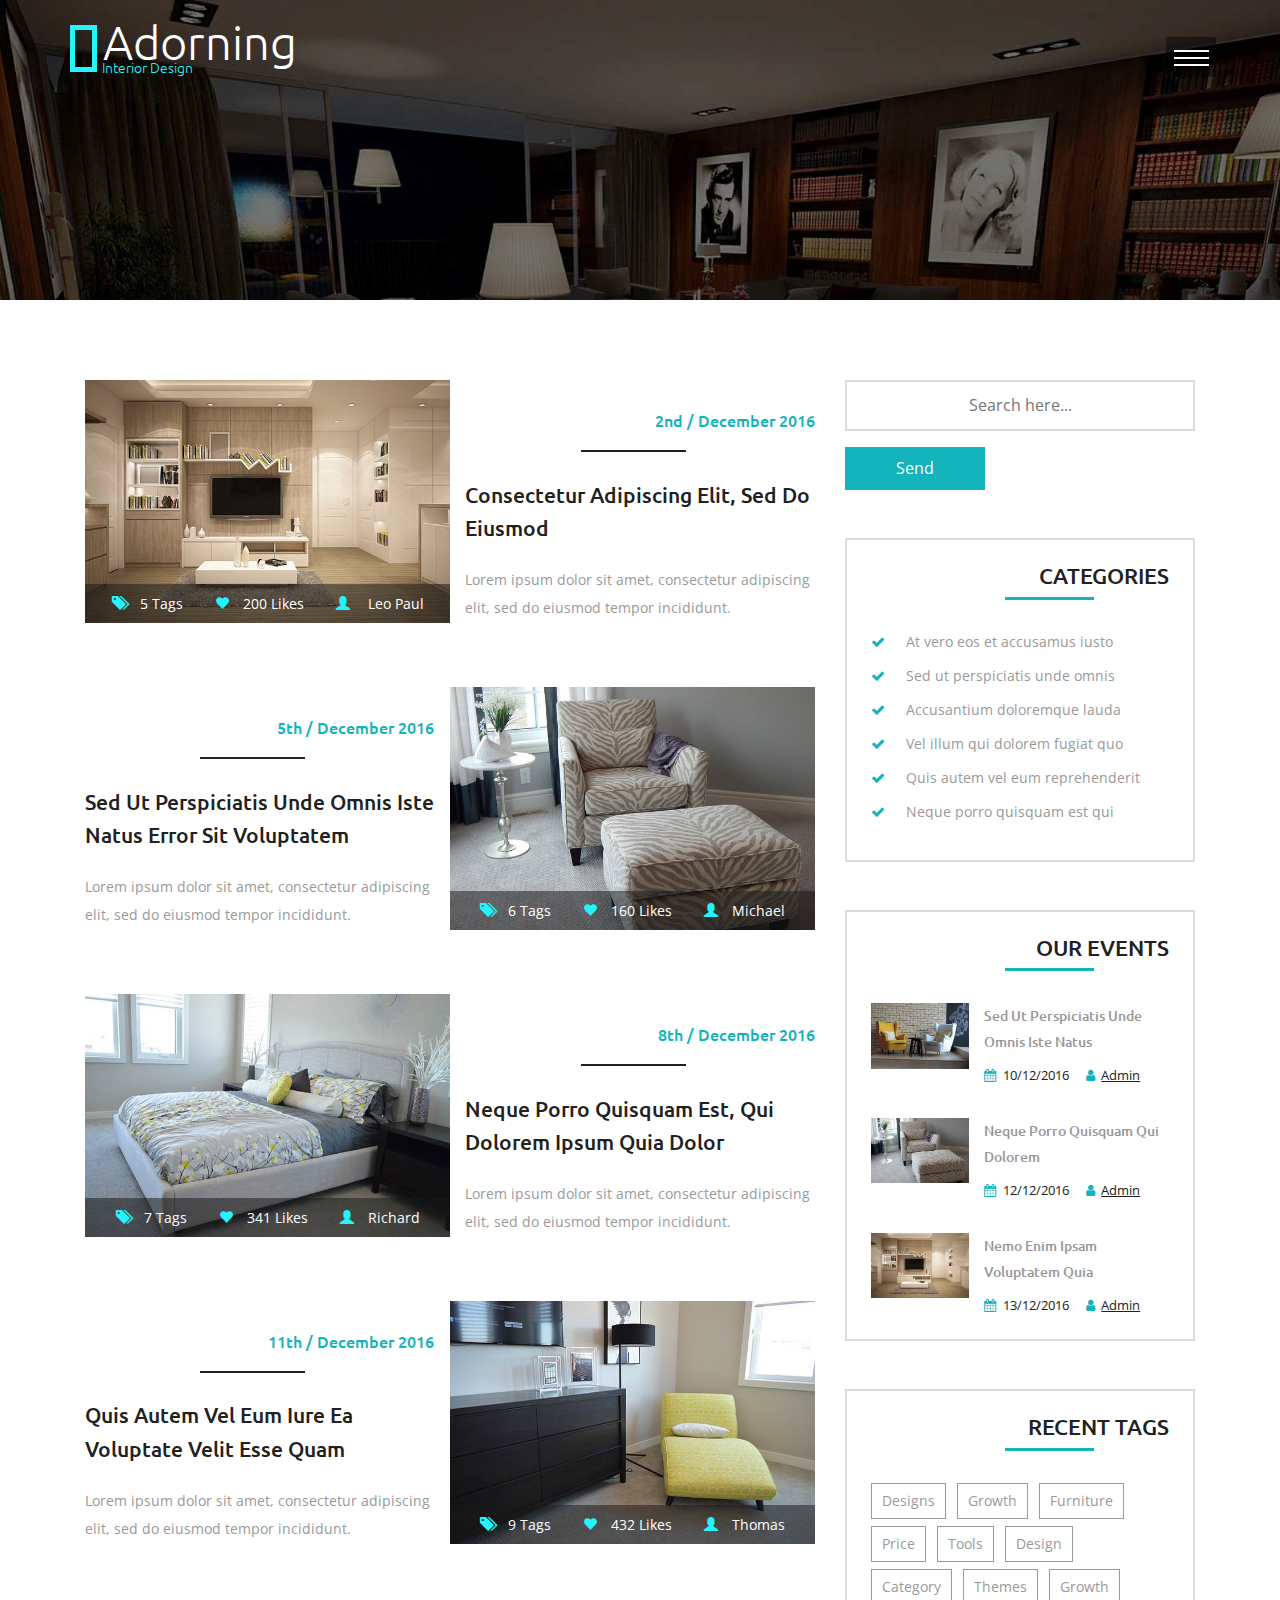
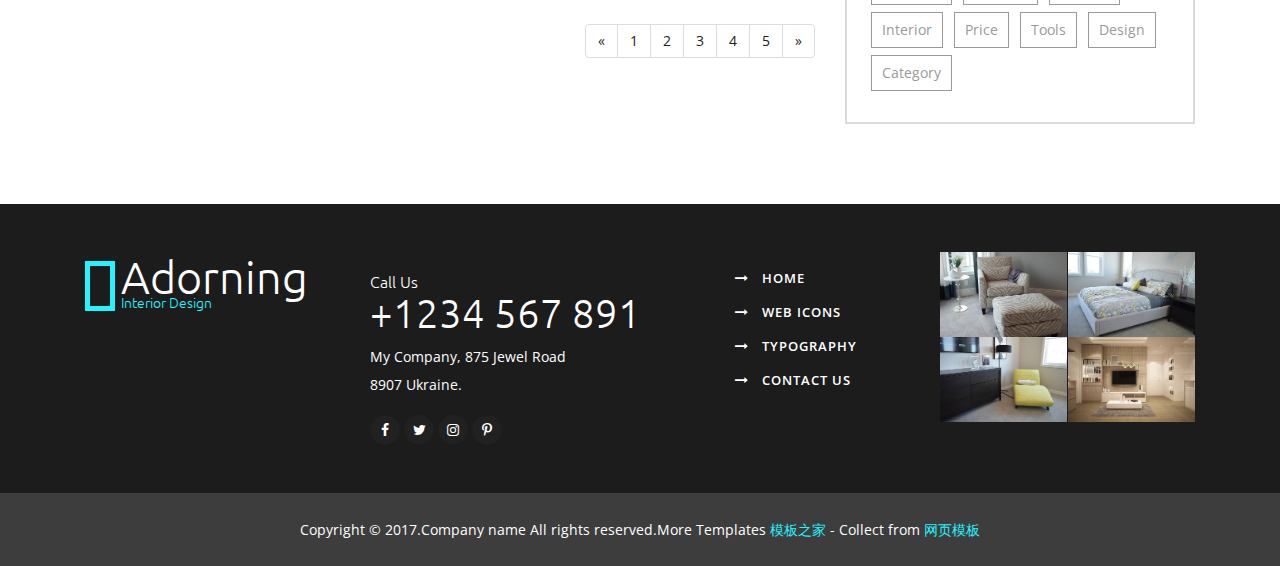
<file: blog.html>
<!DOCTYPE html>
<html lang="en">
<head>
<title>Blog</title>
<!-- custom-theme -->
<meta name="viewport" content="width=device-width, initial-scale=1">
<meta http-equiv="Content-Type" content="text/html; charset=utf-8" />
<meta name="keywords" content="" />
<script type="application/x-javascript"> addEventListener("load", function() { setTimeout(hideURLbar, 0); }, false);
		function hideURLbar(){ window.scrollTo(0,1); } </script>
<!-- //custom-theme -->
<link href="css/bootstrap.css" rel="stylesheet" type="text/css" media="all" />
<link href="css/style.css" rel="stylesheet" type="text/css" media="all" />
<link href="css/blog.css" rel="stylesheet" type="text/css" media="all" />
<!-- js -->
<script type="text/javascript" src="js/jquery-2.1.4.min.js"></script>
<!-- //js -->
<!-- font-awesome-icons -->
<link href="css/font-awesome.css" rel="stylesheet"> 
<!-- //font-awesome-icons -->
<link href="http://fonts.googleapis.com/css?family=Ubuntu:300,300i,400,400i,500,500i,700,700i&amp;subset=cyrillic,cyrillic-ext,greek,greek-ext,latin-ext" rel="stylesheet">
<link href='http://fonts.googleapis.com/css?family=Open+Sans:400,300,300italic,400italic,600,600italic,700,700italic,800,800italic' rel='stylesheet' type='text/css'>
</head>
	
<body>
<!-- banner -->
	<div class="banner1">
		<div class="container">
			<div class="w3_agile_logo">
				<h1><a href="index.html">Adorning<span>Interior Design</span></a></h1>
			</div>
			<div class="agileits_w3layouts_nav">
				<div id="toggle_m_nav">
					<div id="m_nav_menu" class="m_nav">
						<div class="m_nav_ham w3_agileits_ham" id="m_ham_1"></div>
						<div class="m_nav_ham" id="m_ham_2"></div>
						<div class="m_nav_ham" id="m_ham_3"></div>
					</div>
				</div>
				<div id="m_nav_container" class="m_nav wthree_bg">
					<nav class="menu menu--sebastian">
						<ul id="m_nav_list" class="m_nav menu__list">
							<li class="m_nav_item menu__item" id="m_nav_item_1"> <a href="index.html" class="menu__link"> Home </a></li>
							<li class="m_nav_item menu__item" id="moble_nav_item_2"> <a href="services.html" class="menu__link"> Services </a> </li>
							<li class="m_nav_item menu__item" id="moble_nav_item_3"> <a href="about.html" class="menu__link"> About Us </a> </li>
							<li class="m_nav_item menu__item menu__item--current" id="moble_nav_item_4"> <a href="blog.html" class="menu__link"> Blog </a> </li>
							<li class="m_nav_item menu__item" id="moble_nav_item_5"> <a href="mail.html" class="menu__link"> Contact Us </a> </li>
						</ul>
					</nav>
				</div>
			</div>
			<div class="clearfix"> </div>
		</div>
	</div>
<!-- //banner -->	
<!-- blog -->
	<div class="services">
		<div class="container">
			<div class="col-md-8 event-left w3-agile-event-left">
				<div class="event-left1 w3-agile-event-left1">
					<div class="col-xs-6 event-left1-left agile-event-left1-left">
						<a href="single.html"><img src="images/7.jpg" alt=" " class="img-responsive" /></a>
						<div class="event-left1-left-pos agileits-w3layouts-event-left1-left-pos">
							<ul>
								<li><a href="#"><span class="glyphicon glyphicon-tags" aria-hidden="true"></span>5 Tags</a></li>
								<li><a href="#"><span class="glyphicon glyphicon-heart" aria-hidden="true"></span>200 Likes</a></li>
								<li><a href="#"><span class="glyphicon glyphicon-user" aria-hidden="true"></span> Leo Paul</a></li>
							</ul>
						</div>
					</div>
					<div class="col-xs-6 event-left1-right w3-agileits-event-left1-right">
						<h4>2nd / December 2016</h4>
						<h5><a href="single.html">consectetur adipiscing elit, sed do eiusmod</a></h5>
						<p>Lorem ipsum dolor sit amet, consectetur adipiscing elit, sed do eiusmod tempor incididunt.</p>
					</div>
					<div class="clearfix"> </div>
				</div>
				<div class="event-left1 w3-agile-event-left1">
					<div class="col-xs-6 event-left1-right event-left1-right-dummy wthree-event-left1-right">
						<h4>5th / December 2016</h4>
						<h5><a href="single.html">Sed ut perspiciatis unde omnis iste natus error sit voluptatem</a></h5>
						<p>Lorem ipsum dolor sit amet, consectetur adipiscing elit, sed do eiusmod tempor incididunt.</p>
					</div>
					<div class="col-xs-6 event-left1-left agileinfo-event-left1-left">
						<a href="single.html"><img src="images/6.jpg" alt=" " class="img-responsive" /></a>
						<div class="event-left1-left-pos agileits-event-left1-left-pos">
							<ul>
								<li><a href="#"><span class="glyphicon glyphicon-tags" aria-hidden="true"></span>6 Tags</a></li>
								<li><a href="#"><span class="glyphicon glyphicon-heart" aria-hidden="true"></span>160 Likes</a></li>
								<li><a href="#"><span class="glyphicon glyphicon-user" aria-hidden="true"></span>Michael</a></li>
							</ul>
						</div>
					</div>
					<div class="clearfix"> </div>
				</div>
				<div class="event-left1 w3-agile-event-left1">
					<div class="col-xs-6 event-left1-left w3ls-event-left1-left">
						<a href="single.html"><img src="images/4.jpg" alt=" " class="img-responsive" /></a>
						<div class="event-left1-left-pos w3l-event-left1-left-pos">
							<ul>
								<li><a href="#"><span class="glyphicon glyphicon-tags" aria-hidden="true"></span>7 Tags</a></li>
								<li><a href="#"><span class="glyphicon glyphicon-heart" aria-hidden="true"></span>341 Likes</a></li>
								<li><a href="#"><span class="glyphicon glyphicon-user" aria-hidden="true"></span>Richard</a></li>
							</ul>
						</div>
					</div>
					<div class="col-xs-6 event-left1-right w3-event-left1-right">
						<h4>8th / December 2016</h4>
						<h5><a href="single.html">Neque porro quisquam est, qui dolorem ipsum quia dolor</a></h5>
						<p>Lorem ipsum dolor sit amet, consectetur adipiscing elit, sed do eiusmod tempor incididunt.</p>
					</div>
					<div class="clearfix"> </div>
				</div>
				<div class="event-left1 w3-agile-event-left1">
					<div class="col-xs-6 event-left1-right event-left1-right-dummy w3layouts-event-left1-right">
						<h4>11th / December 2016</h4>
						<h5><a href="single.html">Quis autem vel eum iure ea voluptate velit esse quam</a></h5>
						<p>Lorem ipsum dolor sit amet, consectetur adipiscing elit, sed do eiusmod tempor incididunt.</p>
					</div>
					<div class="col-xs-6 event-left1-left w3-agile-event-left1-left">
						<a href="single.html"><img src="images/5.jpg" alt=" " class="img-responsive" /></a>
						<div class="event-left1-left-pos agile-event-left1-left-pos">
							<ul>
								<li><a href="#"><span class="glyphicon glyphicon-tags" aria-hidden="true"></span>9 Tags</a></li>
								<li><a href="#"><span class="glyphicon glyphicon-heart" aria-hidden="true"></span>432 Likes</a></li>
								<li><a href="#"><span class="glyphicon glyphicon-user" aria-hidden="true"></span>Thomas</a></li>
							</ul>
						</div>
					</div>
					<div class="clearfix"> </div>
				</div>
				<nav class="paging1 agileits-w3layouts-paging1">
				  <ul class="pagination paging w3-agileits-paging">
					<li>
					  <a href="#" aria-label="Previous">
						<span aria-hidden="true">&laquo;</span>
					  </a>
					</li>
					<li><a href="#">1</a></li>
					<li><a href="#">2</a></li>
					<li><a href="#">3</a></li>
					<li><a href="#">4</a></li>
					<li><a href="#">5</a></li>
					<li>
					  <a href="#" aria-label="Next">
						<span aria-hidden="true">&raquo;</span>
					  </a>
					</li>
				  </ul>
				</nav>
			</div>
			<div class="col-md-4 event-right wthree-event-right">
				<div class="event-right1 agileinfo-event-right1">
					<div class="search1 agileits-search1">
						<form action="#" method="post">
							<input type="text" name="Search" placeholder="Search here..." required="">
							<input type="submit" value="Send">
						</form>
					</div>
					<div class="categories w3ls-categories">
						<h3>Categories</h3>
						<ul>
							<li><i class="fa fa-check" aria-hidden="true"></i><a href="single.html">At vero eos et accusamus iusto</a></li>
							<li><i class="fa fa-check" aria-hidden="true"></i><a href="single.html">Sed ut perspiciatis unde omnis</a></li>
							<li><i class="fa fa-check" aria-hidden="true"></i><a href="single.html">Accusantium doloremque lauda</a></li>
							<li><i class="fa fa-check" aria-hidden="true"></i><a href="single.html">Vel illum qui dolorem fugiat quo</a></li>
							<li><i class="fa fa-check" aria-hidden="true"></i><a href="single.html">Quis autem vel eum reprehenderit</a></li>
							<li><i class="fa fa-check" aria-hidden="true"></i><a href="single.html">Neque porro quisquam est qui</a></li>
						</ul>
					</div>
					<div class="posts w3l-posts">
						<h3>Our Events</h3>
						<div class="posts-grids w3-posts-grids">
							<div class="posts-grid w3-posts-grid">
								<div class="posts-grid-left w3-posts-grid-left">
									<a href="single.html"><img src="images/1.jpg" alt=" " class="img-responsive" /></a>
								</div>
								<div class="posts-grid-right w3-posts-grid-right">
									<h4><a href="single.html">Sed ut perspiciatis unde omnis iste natus</a></h4>
									<ul class="wthree_blog_events_list">
										<li><i class="fa fa-calendar" aria-hidden="true"></i>10/12/2016</li>
										<li><i class="fa fa-user" aria-hidden="true"></i><a href="single.html">Admin</a></li>
									</ul>
								</div>
								<div class="clearfix"> </div>
							</div>
							<div class="posts-grid w3-posts-grid">
								<div class="posts-grid-left w3-posts-grid-left">
									<a href="single.html"><img src="images/6.jpg" alt=" " class="img-responsive" /></a>
								</div>
								<div class="posts-grid-right w3-posts-grid-right">
									<h4><a href="single.html">Neque porro quisquam qui dolorem</a></h4>
									<ul class="wthree_blog_events_list">
										<li><i class="fa fa-calendar" aria-hidden="true"></i>12/12/2016</li>
										<li><i class="fa fa-user" aria-hidden="true"></i><a href="single.html">Admin</a></li>
									</ul>
								</div>
								<div class="clearfix"> </div>
							</div>
							<div class="posts-grid w3-posts-grid">
								<div class="posts-grid-left w3-posts-grid-left">
									<a href="single.html"><img src="images/7.jpg" alt=" " class="img-responsive" /></a>
								</div>
								<div class="posts-grid-right w3-posts-grid-right">
									<h4><a href="single.html">Nemo enim ipsam voluptatem quia</a></h4>
									<ul class="wthree_blog_events_list">
										<li><i class="fa fa-calendar" aria-hidden="true"></i>13/12/2016</li>
										<li><i class="fa fa-user" aria-hidden="true"></i><a href="single.html">Admin</a></li>
									</ul>
								</div>
								<div class="clearfix"> </div>
							</div>
						</div>
					</div>
					<div class="tags tags1 w3layouts-tags">
						<h3>Recent Tags</h3>
						<ul>
							<li><a href="single.html">Designs</a></li>
							<li><a href="single.html">Growth</a></li>
							<li><a href="single.html">Furniture</a></li>
							<li><a href="single.html">Price</a></li>
							<li><a href="single.html">Tools</a></li>
							<li><a href="single.html">Design</a></li>
							<li><a href="single.html">Category</a></li>
							<li><a href="single.html">Themes</a></li>
							<li><a href="single.html">Growth</a></li>
							<li><a href="single.html">Interior</a></li>
							<li><a href="single.html">Price</a></li>
							<li><a href="single.html">Tools</a></li>
							<li><a href="single.html">Design</a></li>
							<li><a href="single.html">Category</a></li>
						</ul>
					</div>
				</div>
			</div>
			<div class="clearfix"> </div>
		</div>
	</div>
<!-- //blog -->	
<!-- footer -->
	<div class="footer">
		<div class="container">
			<div class="w3agile_footer_grids">
				<div class="col-md-3 agileinfo_footer_grid">
					<div class="footer-logo">
						<h2><a href="index.html">Adorning<span>Interior Design</span></a></h2>
					</div>
				</div>
				<div class="col-md-4 agileinfo_footer_grid">
					<h4>Call Us <span>+1234 567 891</span></h4>
					<p>My Company, 875 Jewel Road <span>8907 Ukraine.</span></p>
					<ul class="social-icons">
						<li><a href="#" class="icon icon-border facebook"></a></li>
						<li><a href="#" class="icon icon-border twitter"></a></li>
						<li><a href="#" class="icon icon-border instagram"></a></li>
						<li><a href="#" class="icon icon-border pinterest"></a></li>
					</ul>
				</div>
				<div class="col-md-2 agileinfo_footer_grid agileinfo_footer_grid1">
					<ul class="w3layouts_footer_nav">
						<li><a href="index.html"><i class="fa fa-long-arrow-right" aria-hidden="true"></i>Home</a></li>
						<li><a href="icons.html"><i class="fa fa-long-arrow-right" aria-hidden="true"></i>Web Icons</a></li>
						<li><a href="typography.html"><i class="fa fa-long-arrow-right" aria-hidden="true"></i>Typography</a></li>
						<li><a href="mail.html"><i class="fa fa-long-arrow-right" aria-hidden="true"></i>Contact Us</a></li>
					</ul>
				</div>
				<div class="col-md-3 agileinfo_footer_grid">
					<div class="agileinfo_footer_grid_left">
						<a href="single.html"><img src="images/6.jpg" alt=" " class="img-responsive" /></a>
					</div>
					<div class="agileinfo_footer_grid_left">
						<a href="single.html"><img src="images/4.jpg" alt=" " class="img-responsive" /></a>
					</div>
					<div class="agileinfo_footer_grid_left">
						<a href="single.html"><img src="images/5.jpg" alt=" " class="img-responsive" /></a>
					</div>
					<div class="agileinfo_footer_grid_left">
						<a href="single.html"><img src="images/7.jpg" alt=" " class="img-responsive" /></a>
					</div>
					<div class="clearfix"> </div>
				</div>
				<div class="clearfix"> </div>
			</div>
		</div>
	</div>
	<div class="footer-copy">
		<div class="container">
			<p>Copyright &copy; 2017.Company name All rights reserved.More Templates <a href="http://www.cssmoban.com/" target="_blank" title="模板之家">模板之家</a> - Collect from <a href="http://www.cssmoban.com/" title="网页模板" target="_blank">网页模板</a></p>
		</div>
	</div>
<!-- //footer -->
<!-- menu -->
<script type="text/javascript" src="js/main.js"></script>
<!-- //menu -->
<!-- start-smoth-scrolling -->
<script type="text/javascript" src="js/move-top.js"></script>
<script type="text/javascript" src="js/easing.js"></script>
<script type="text/javascript">
	jQuery(document).ready(function($) {
		$(".scroll").click(function(event){		
			event.preventDefault();
			$('html,body').animate({scrollTop:$(this.hash).offset().top},1000);
		});
	});
</script>
<!-- start-smoth-scrolling -->
<!-- here stars scrolling icon -->
	<script type="text/javascript">
		$(document).ready(function() {
			/*
				var defaults = {
				containerID: 'toTop', // fading element id
				containerHoverID: 'toTopHover', // fading element hover id
				scrollSpeed: 1200,
				easingType: 'linear' 
				};
			*/
								
			$().UItoTop({ easingType: 'easeOutQuart' });
								
			});
	</script>
<!-- //here ends scrolling icon -->
</body>
</html>
</file>
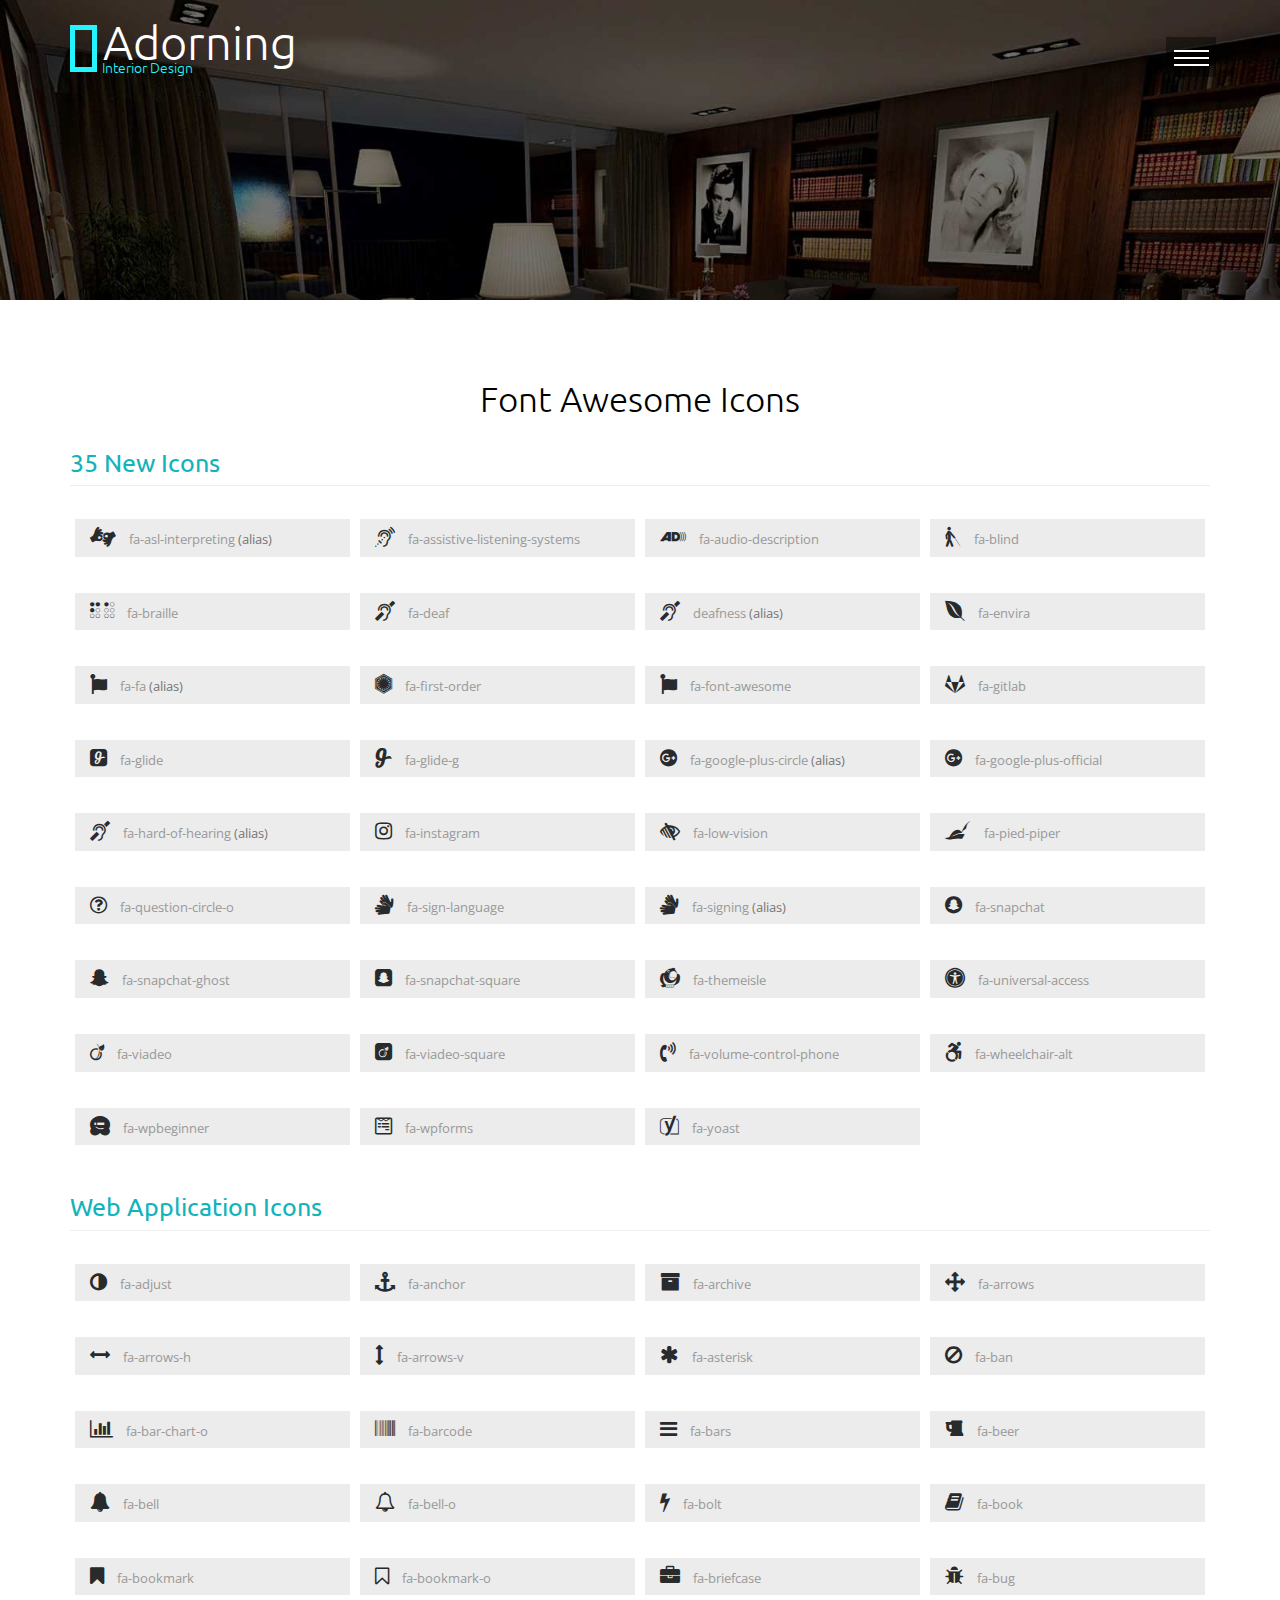
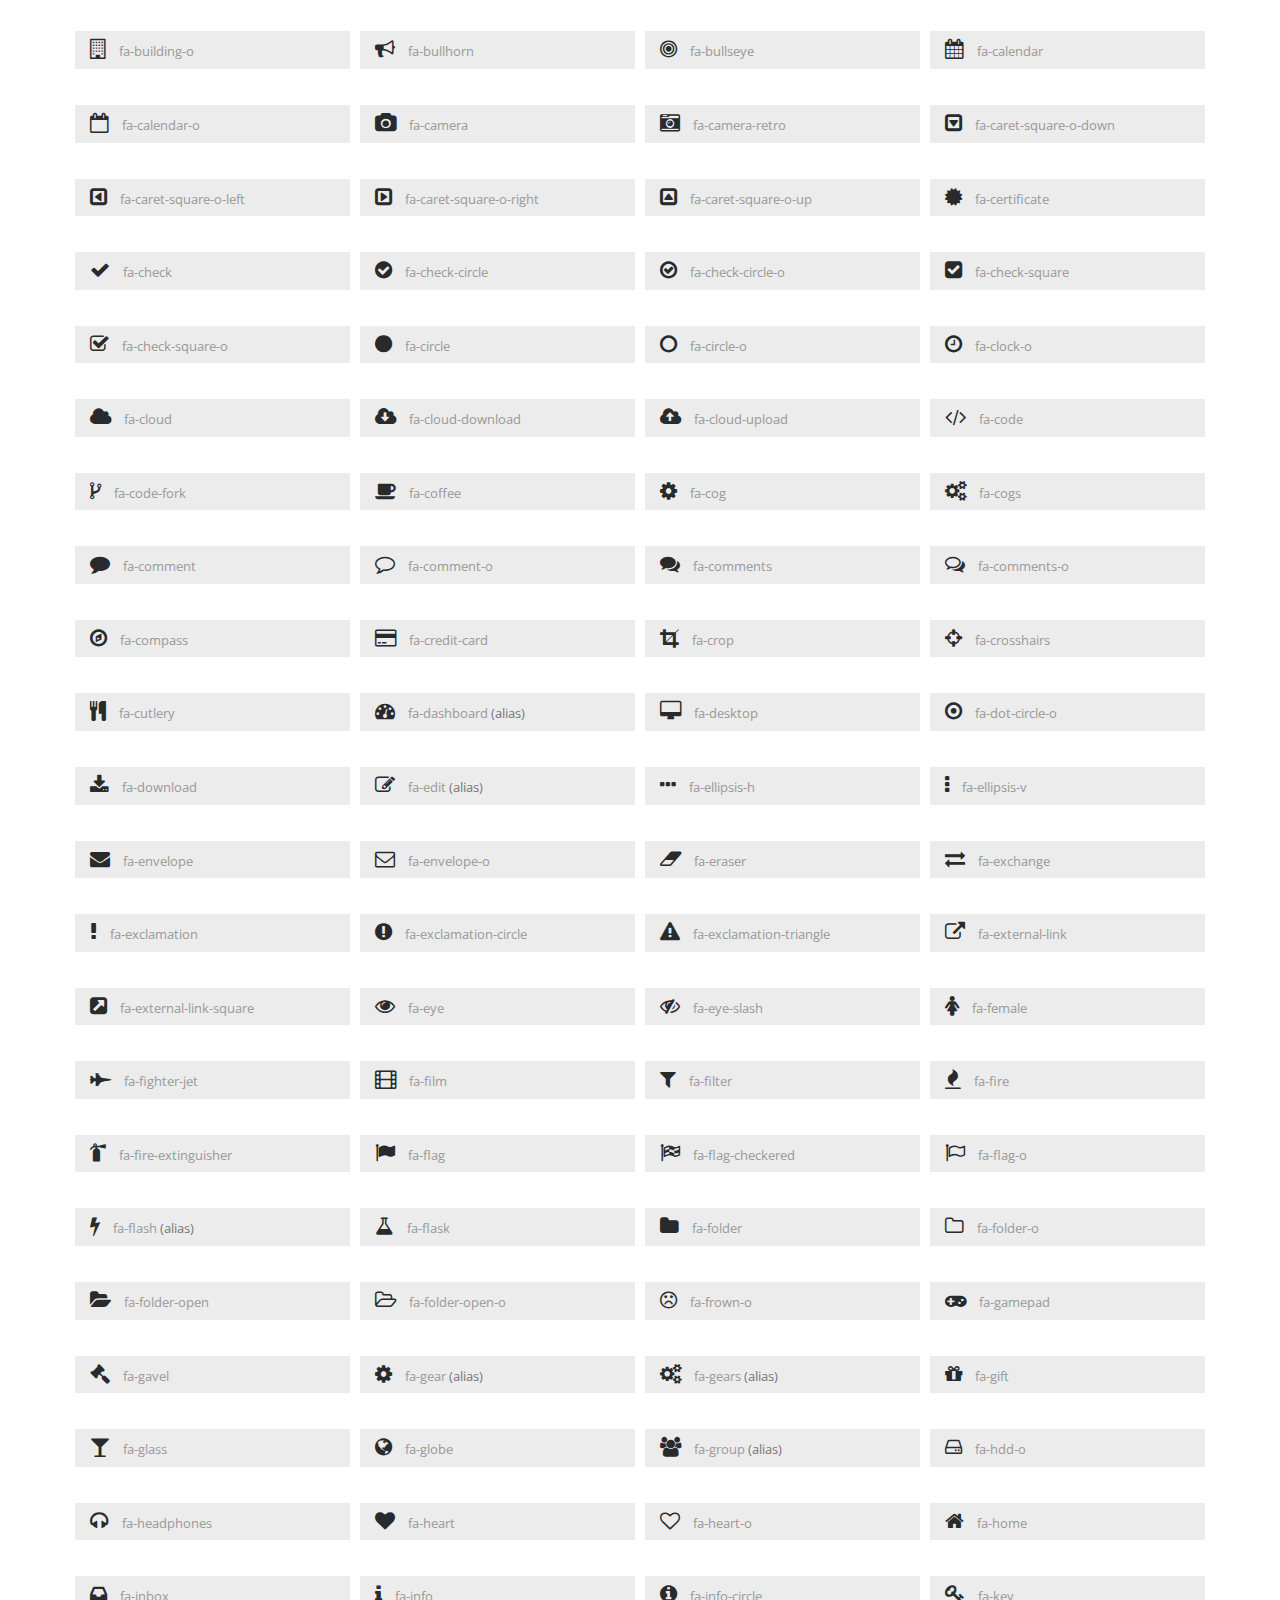
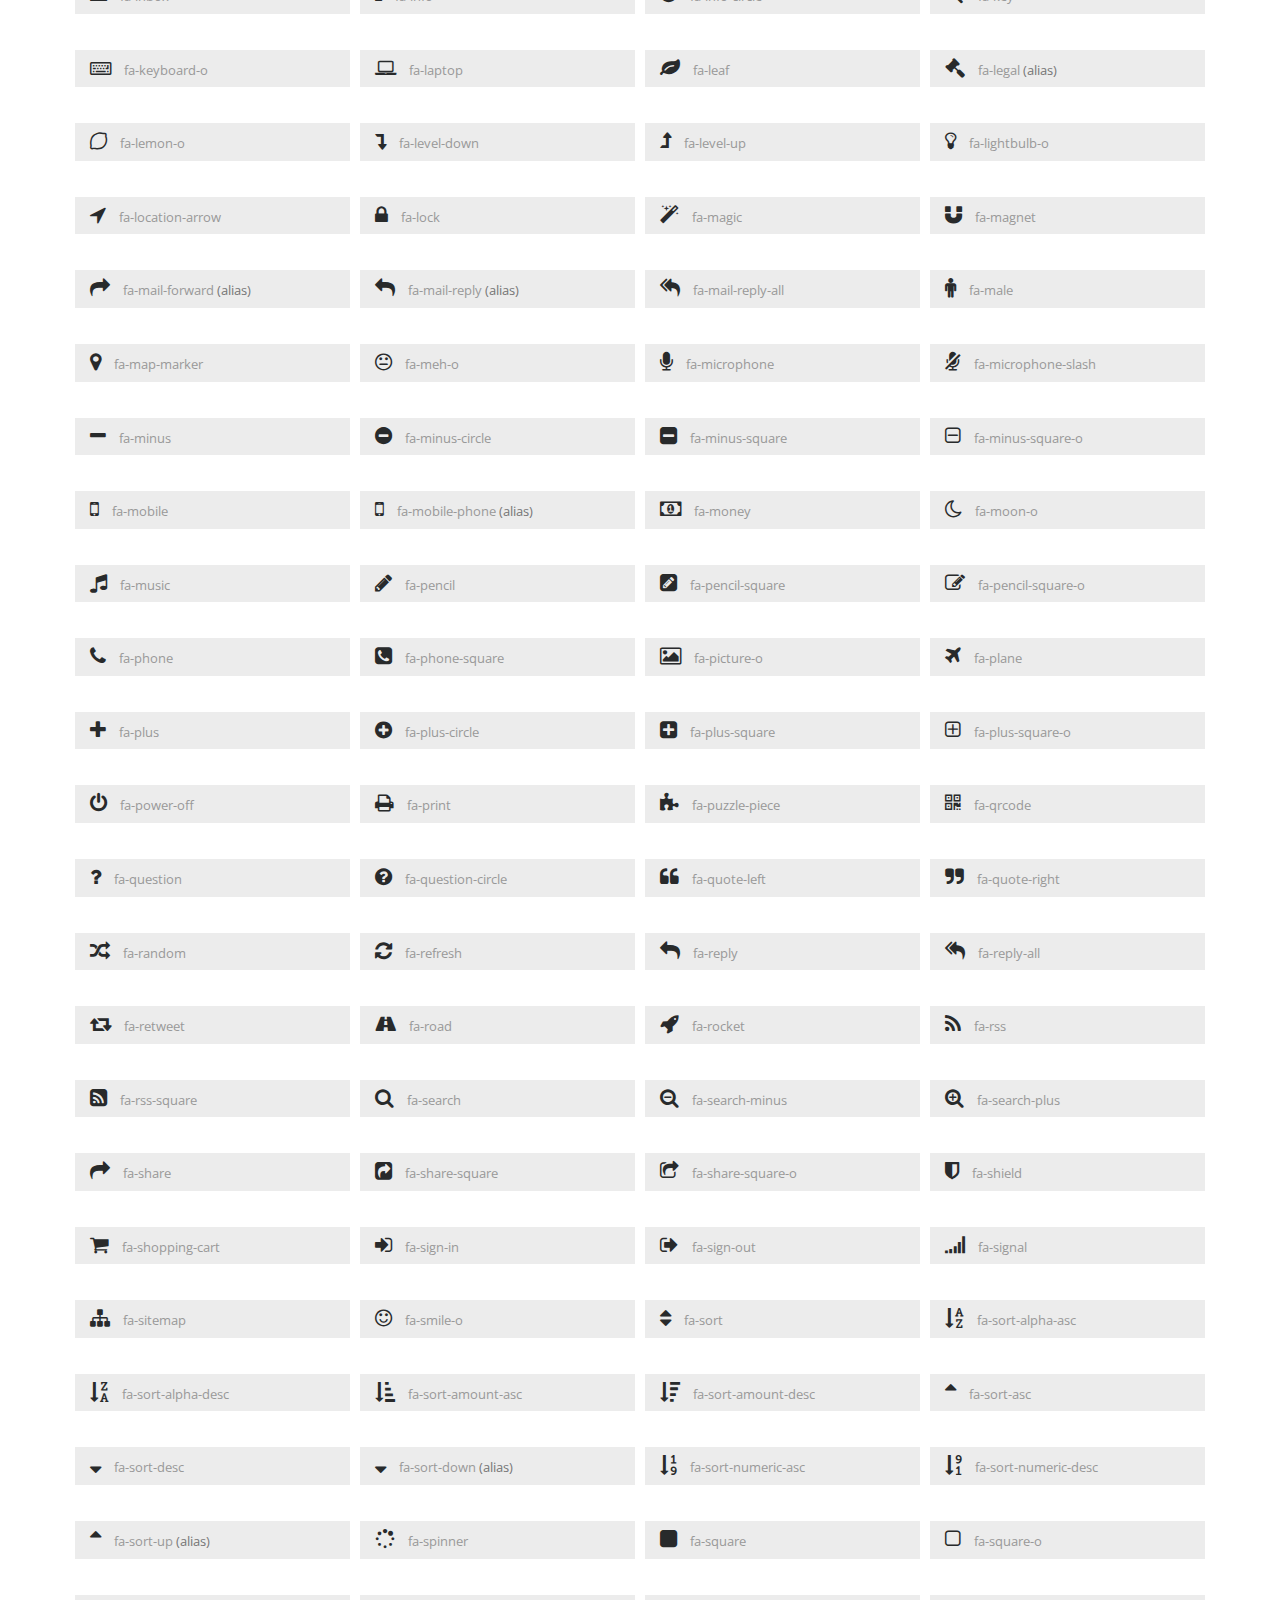
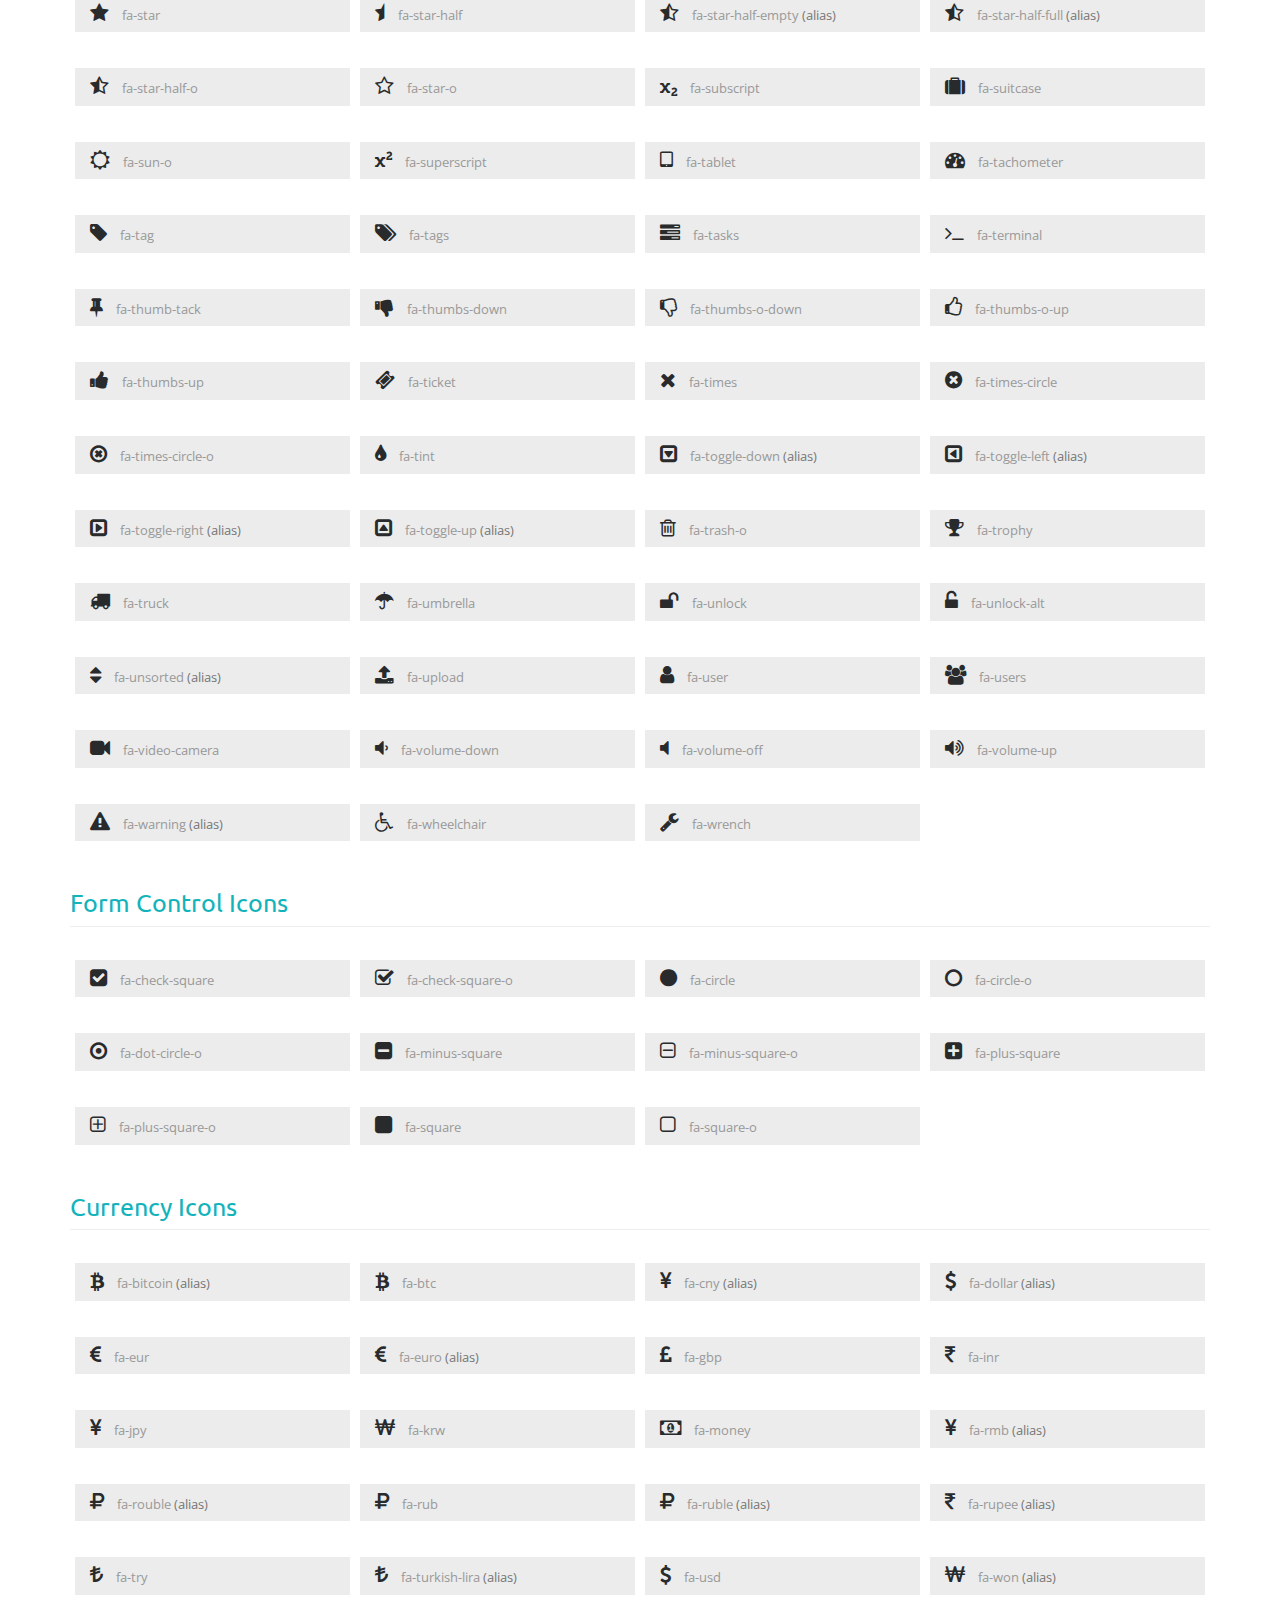
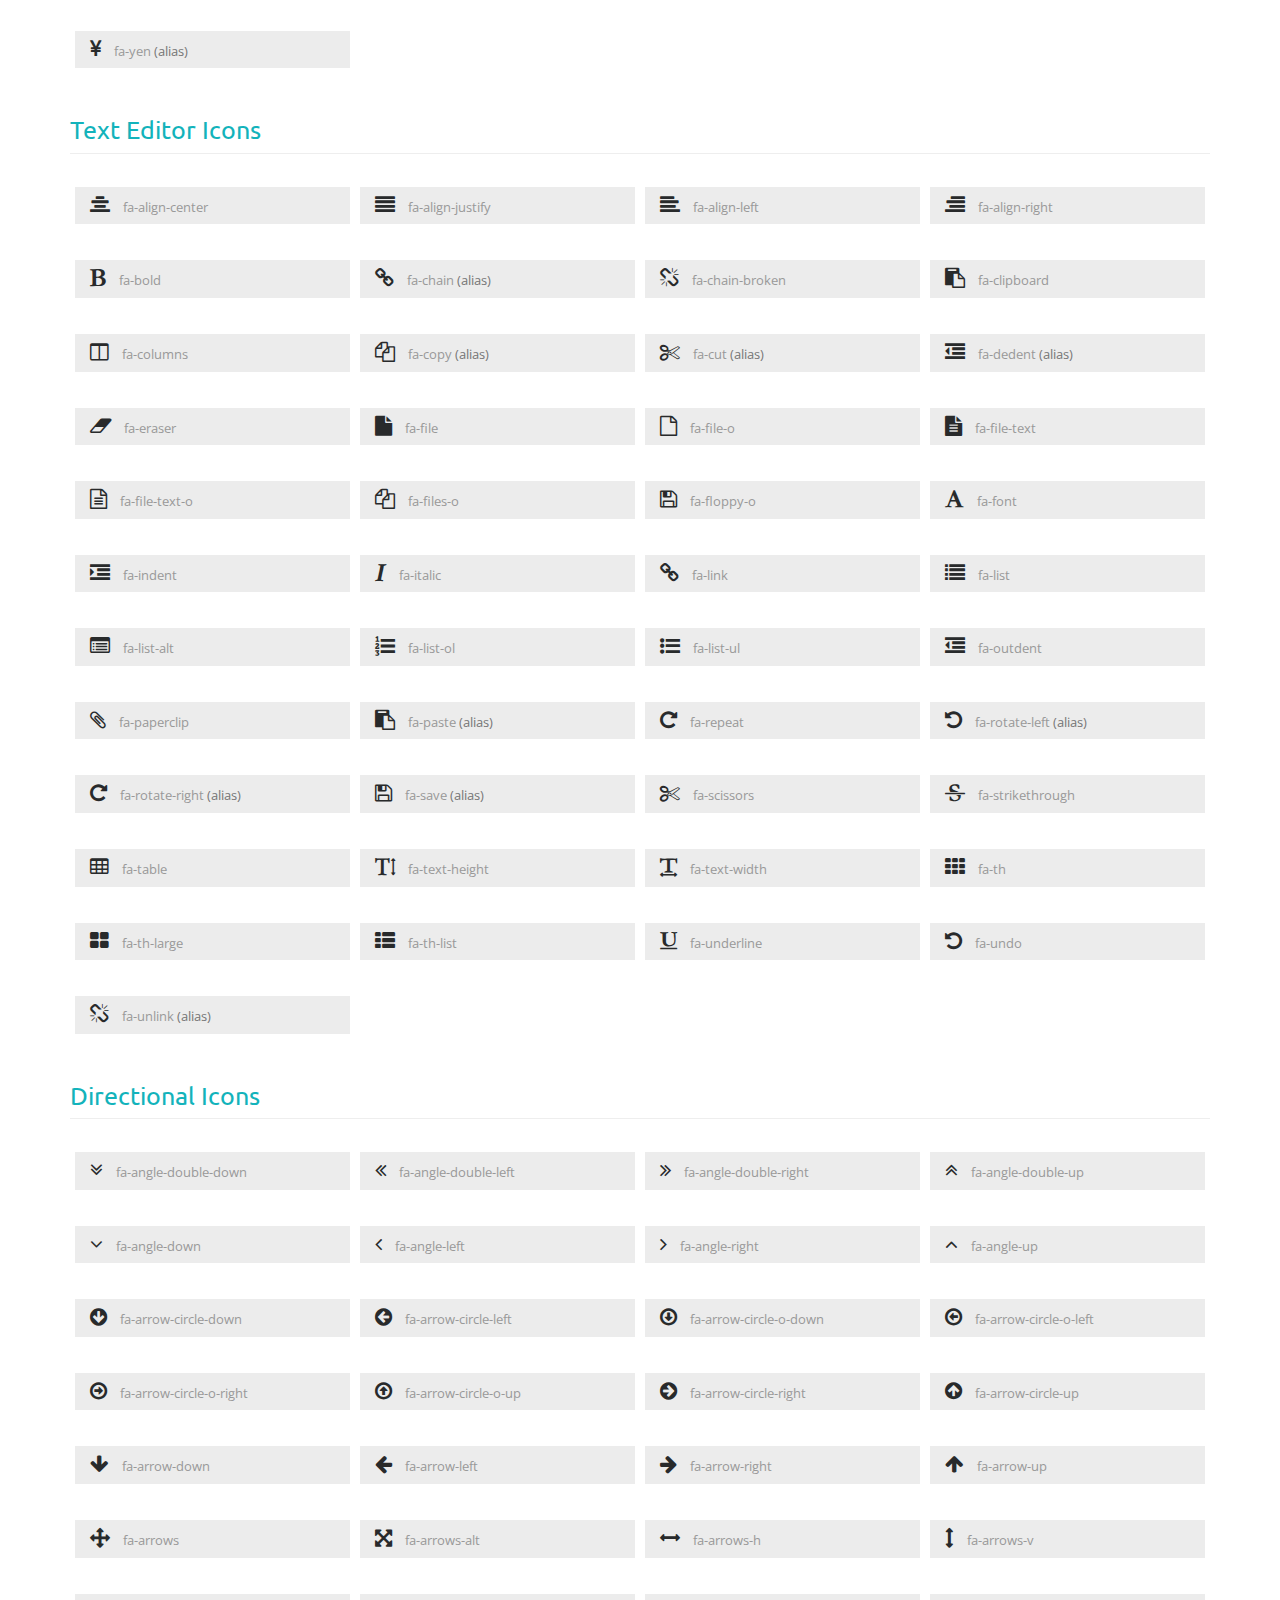
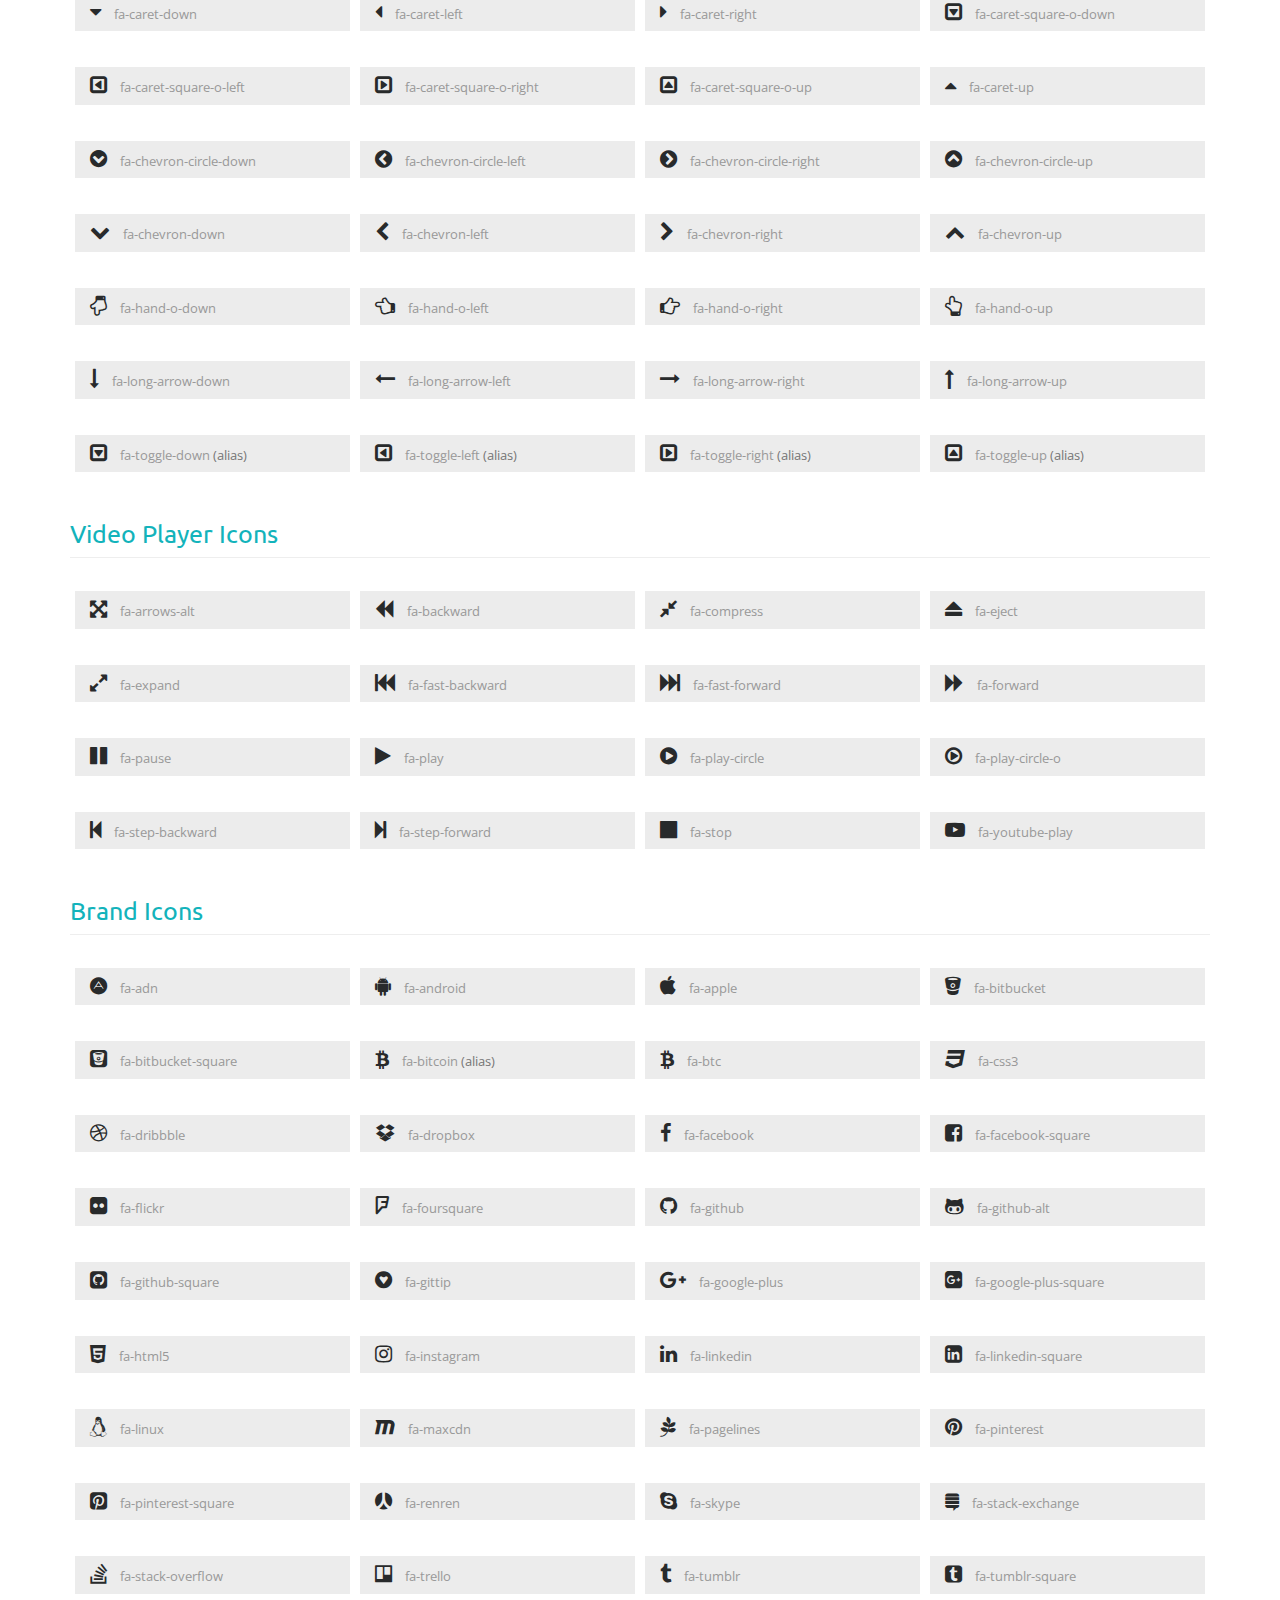
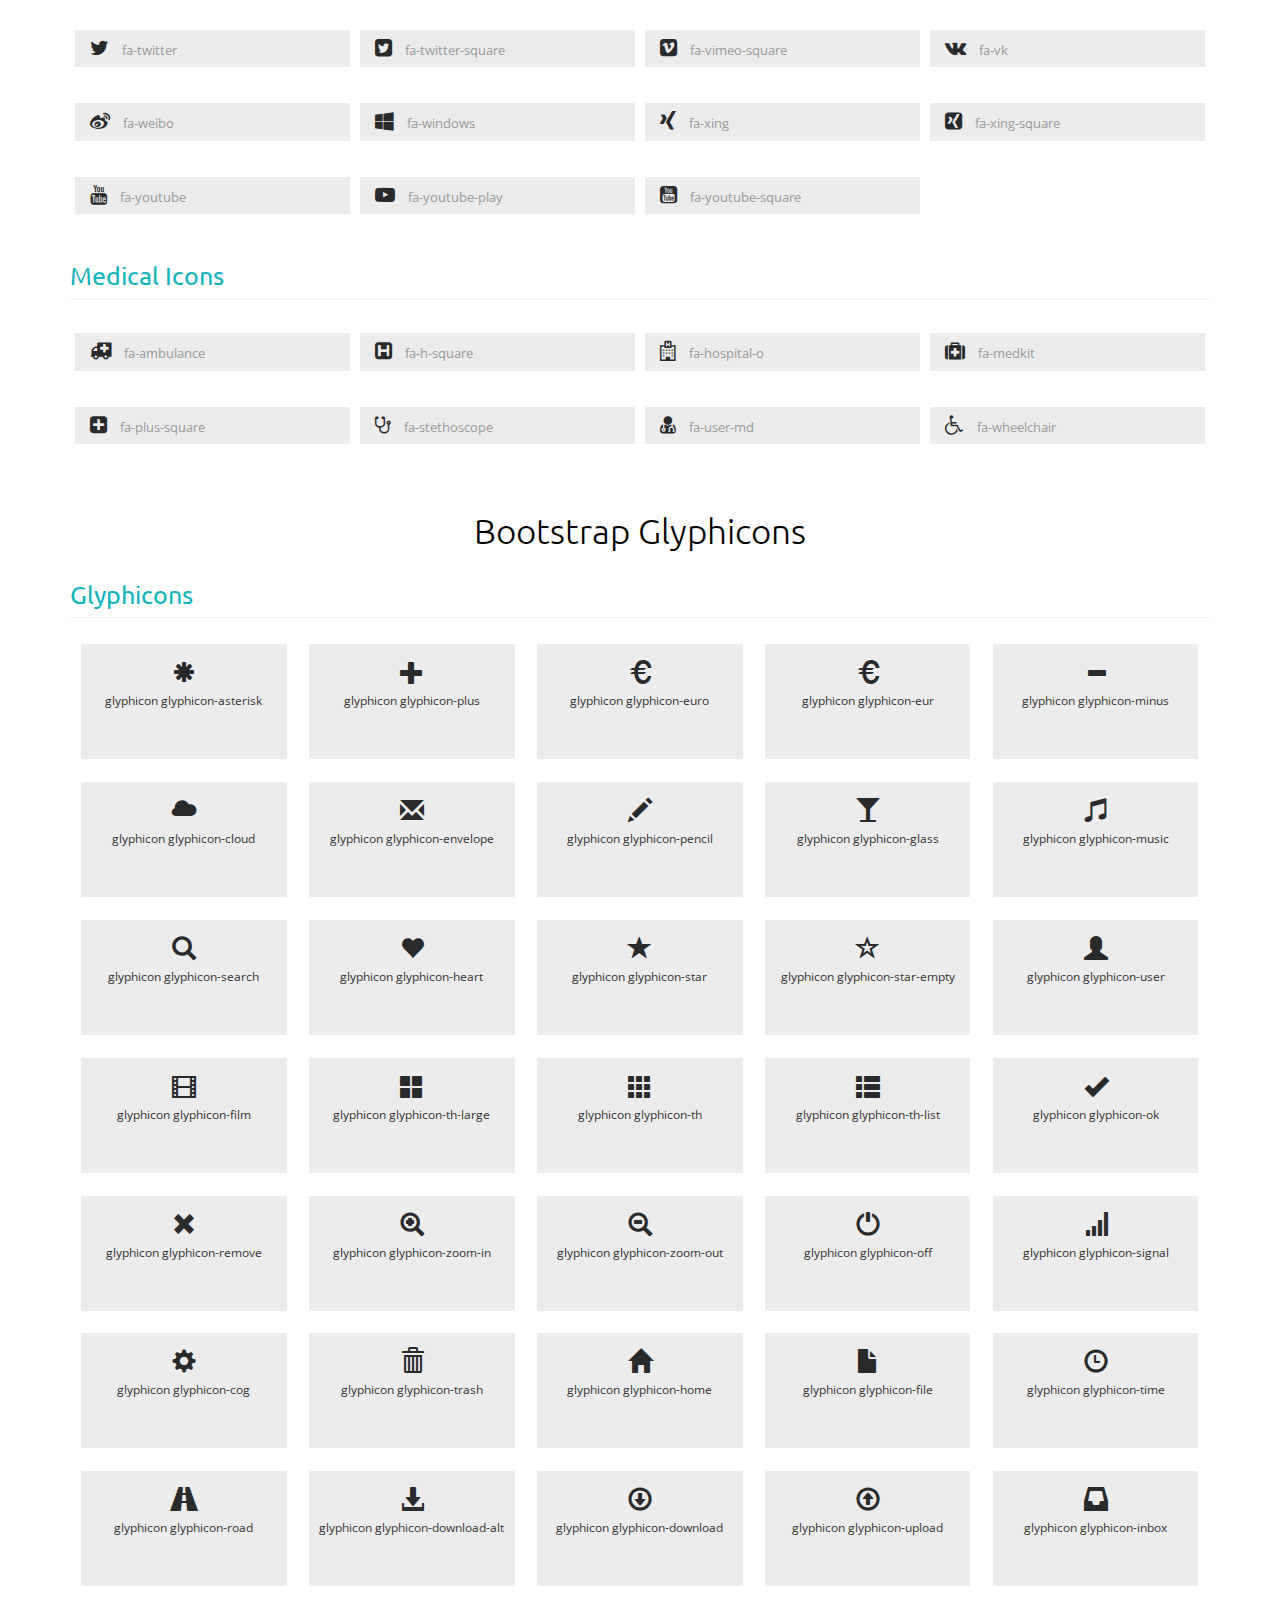
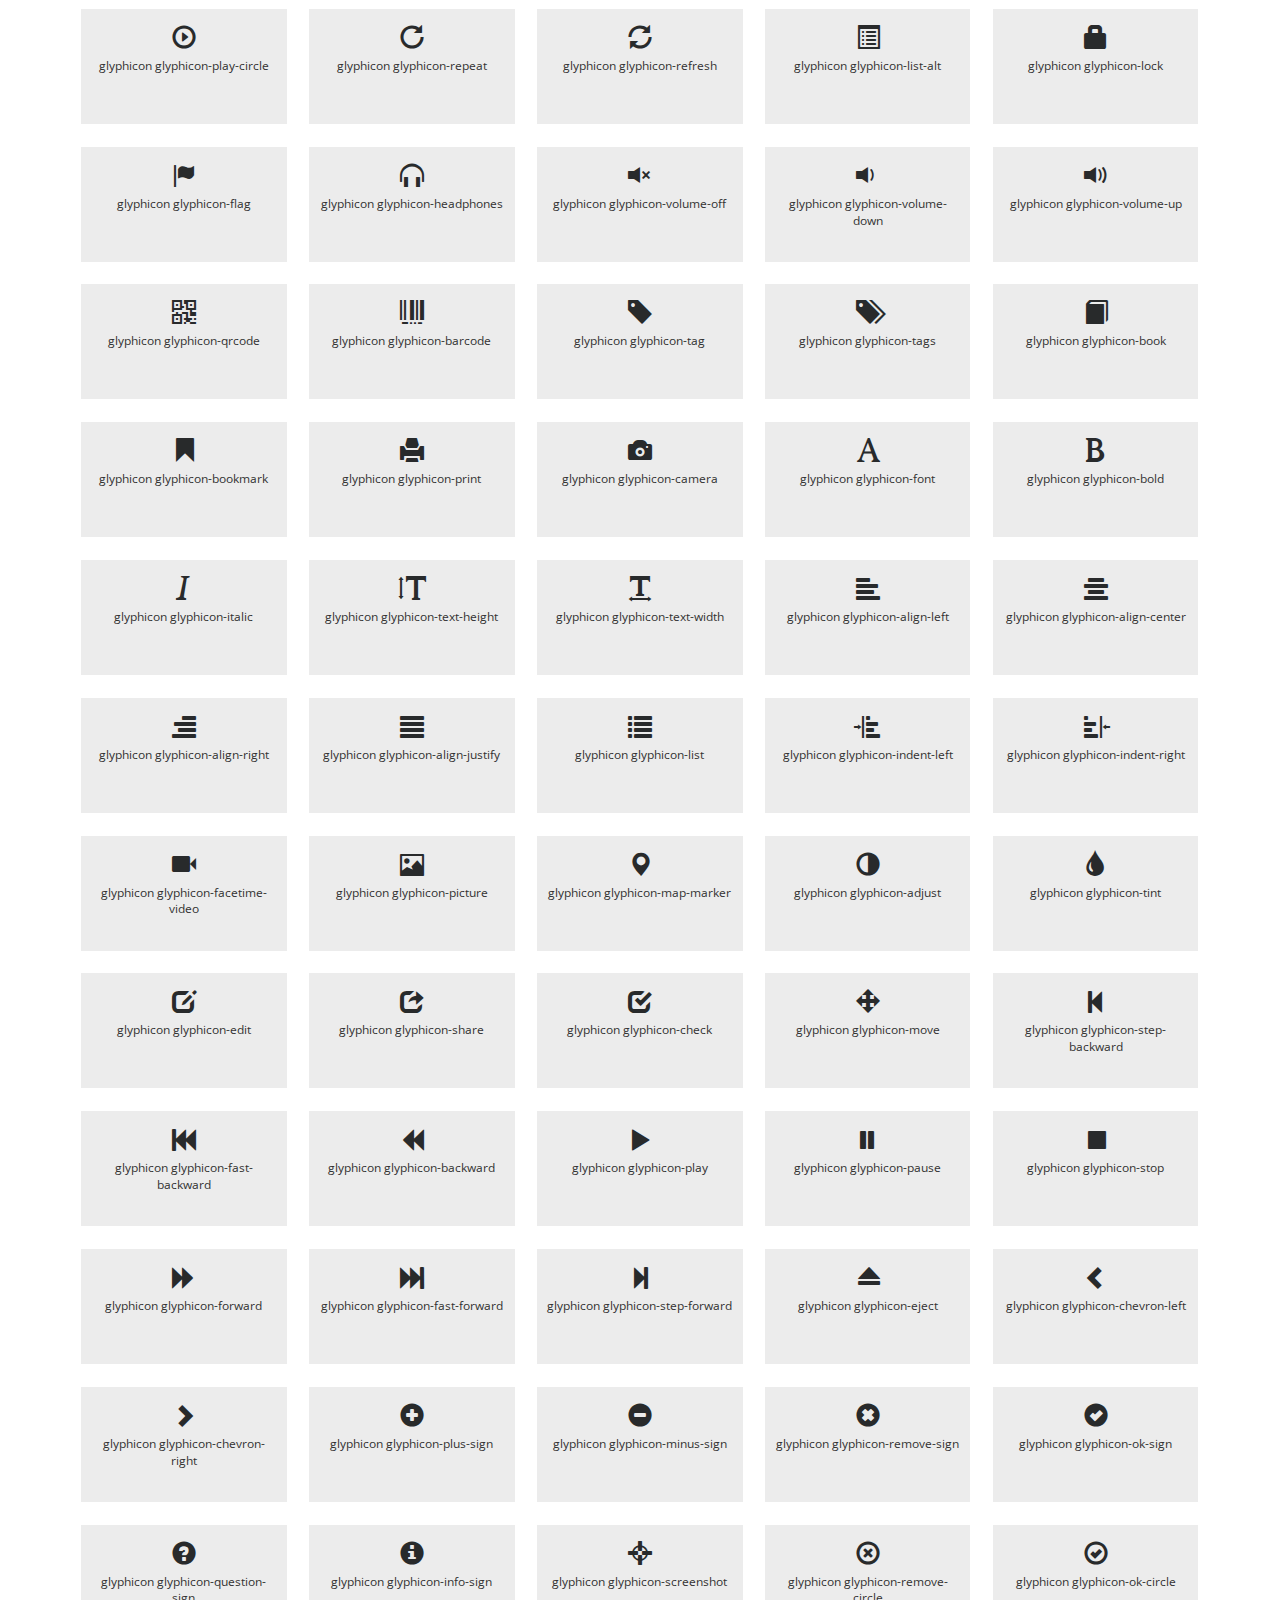
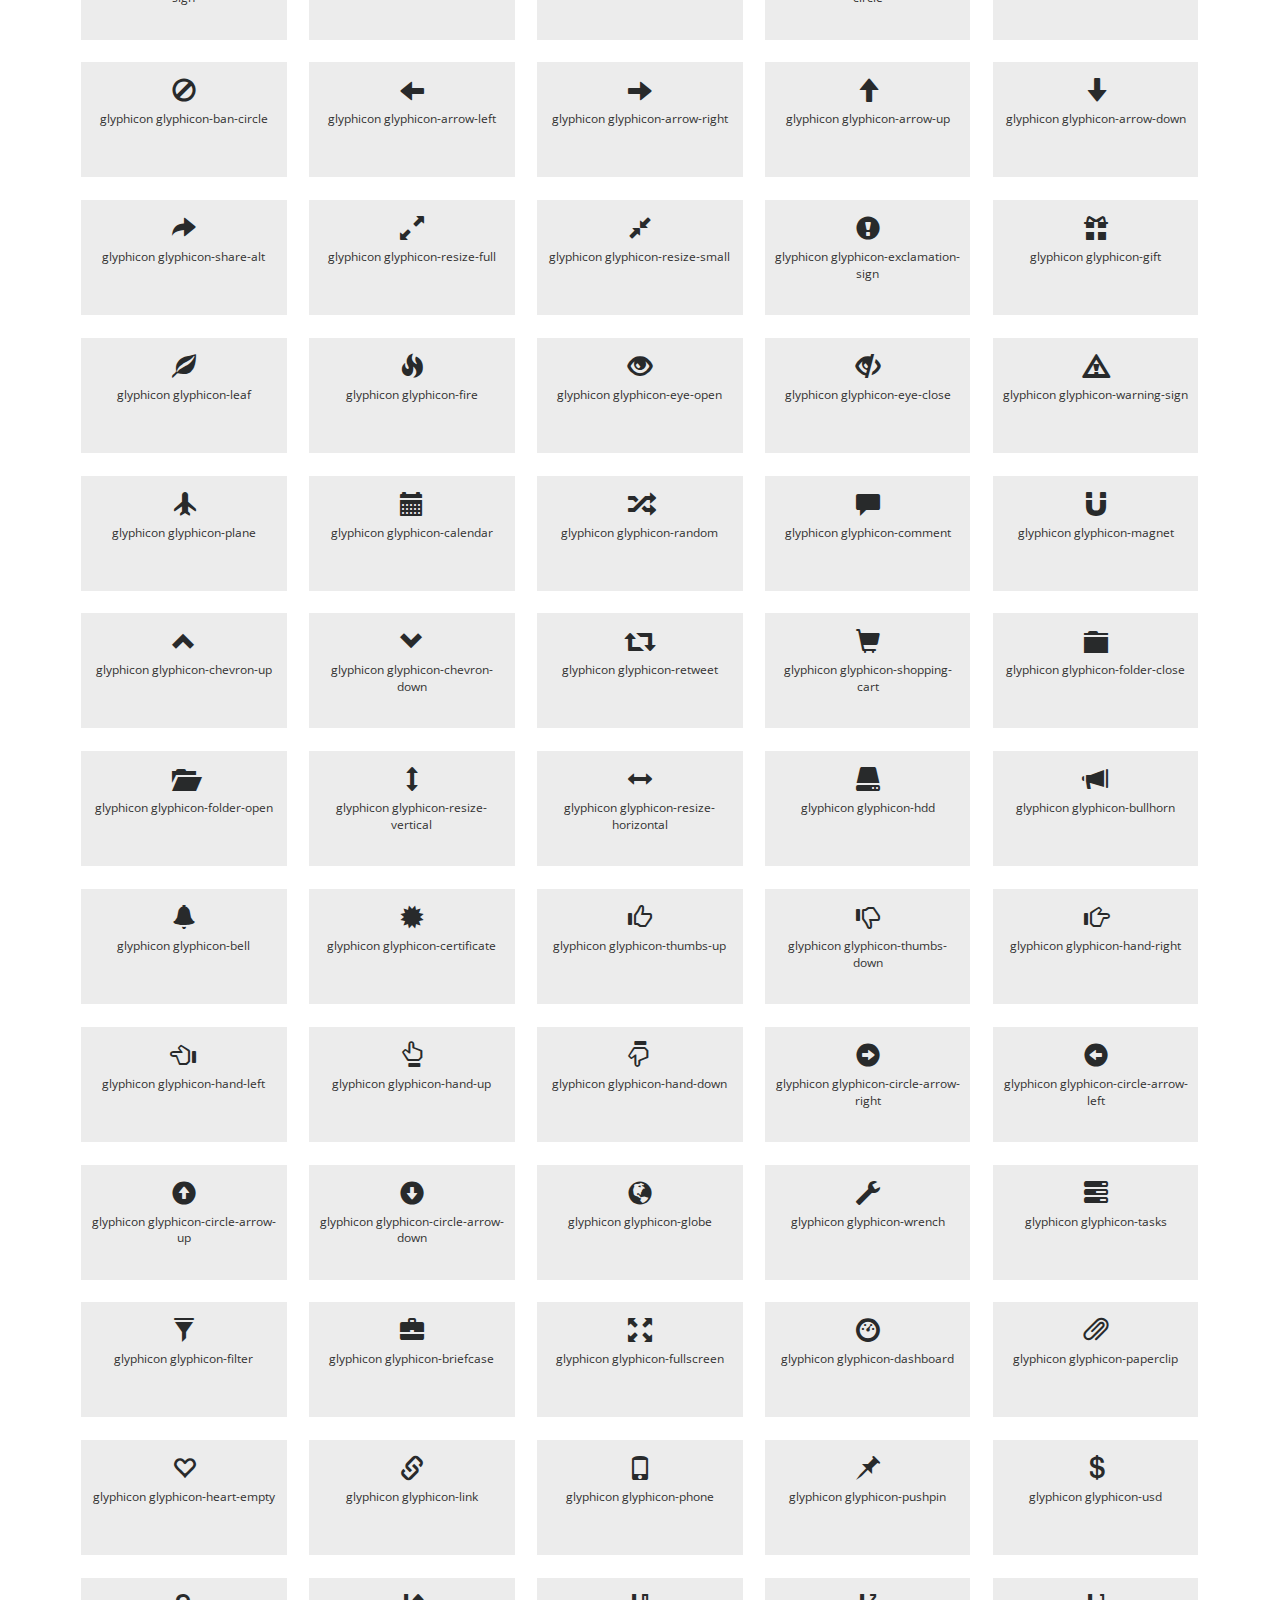
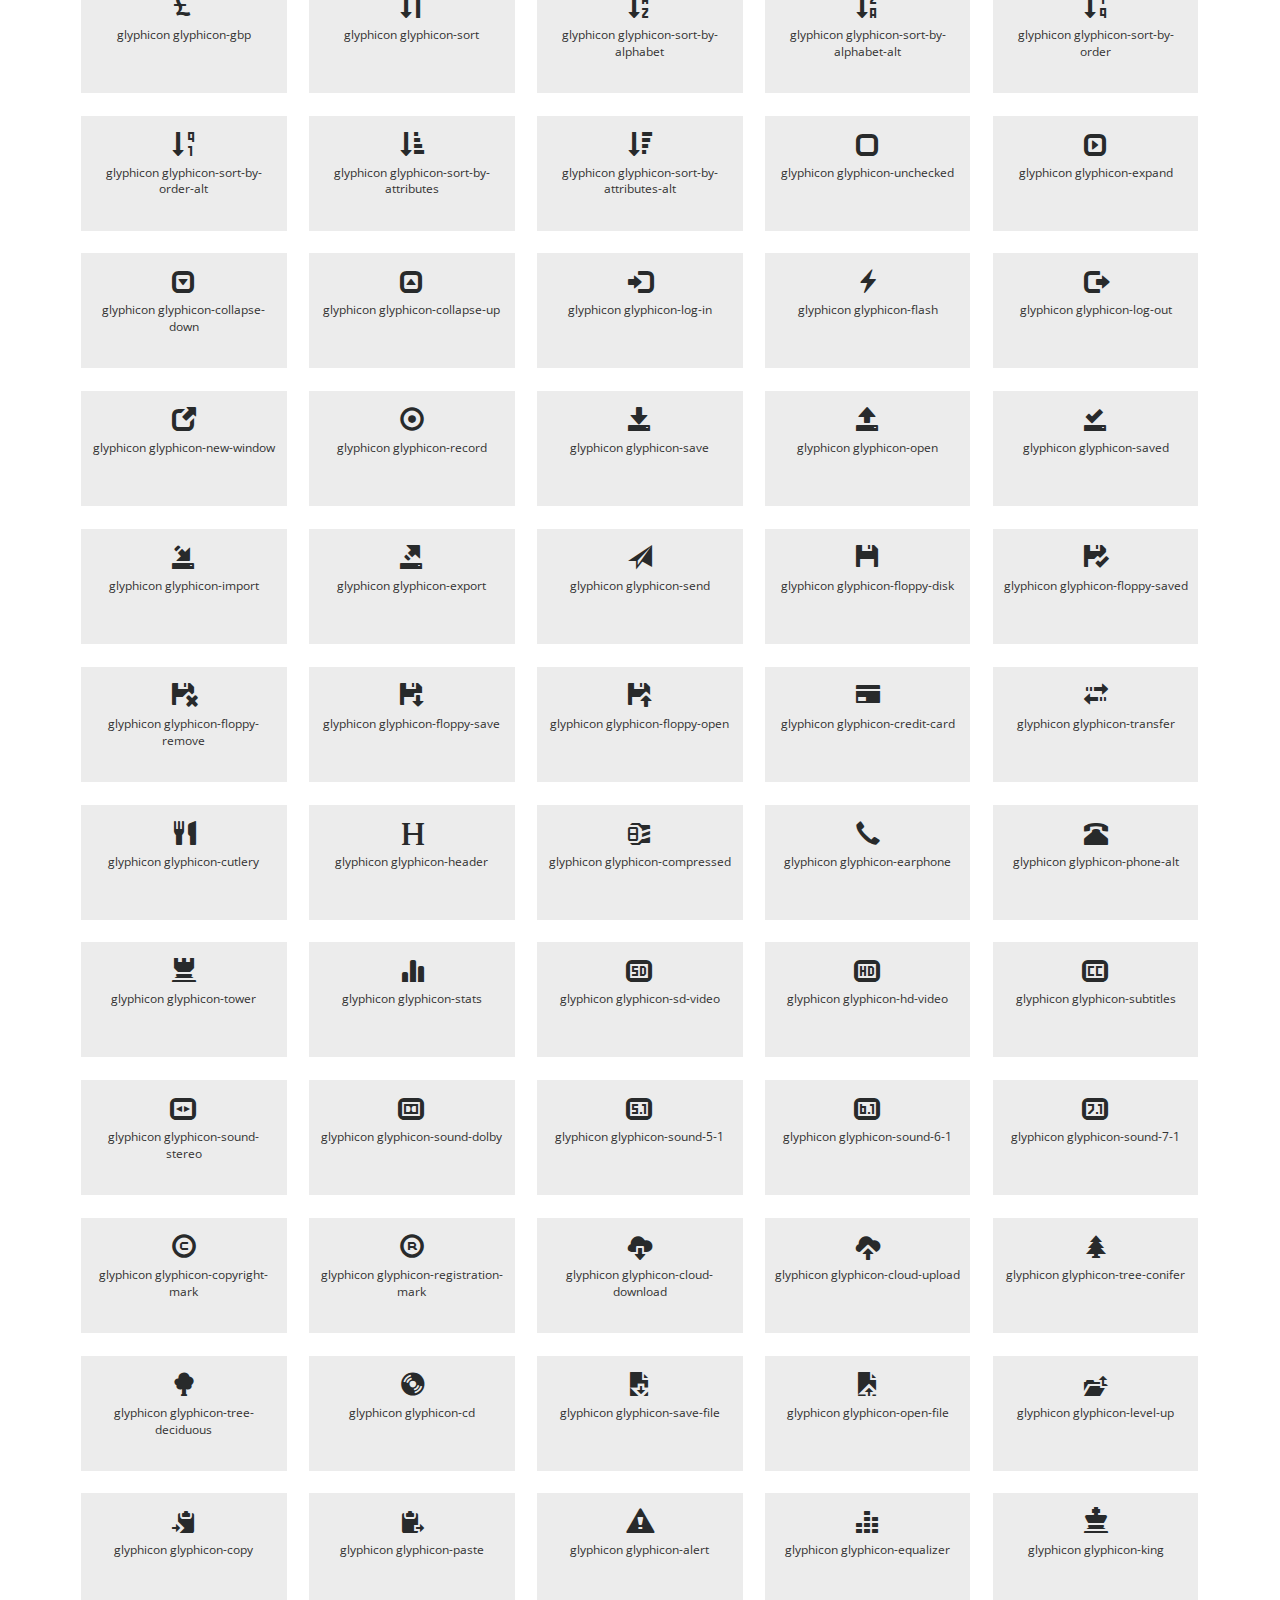
<file: icons.html>
<!DOCTYPE html>
<html lang="en">
<head>
<title>Web Icons</title>
<!-- custom-theme -->
<meta name="viewport" content="width=device-width, initial-scale=1">
<meta http-equiv="Content-Type" content="text/html; charset=utf-8" />
<meta name="keywords" content="" />
<script type="application/x-javascript"> addEventListener("load", function() { setTimeout(hideURLbar, 0); }, false);
		function hideURLbar(){ window.scrollTo(0,1); } </script>
<!-- //custom-theme -->
<link href="css/bootstrap.css" rel="stylesheet" type="text/css" media="all" />
<link href="css/style.css" rel="stylesheet" type="text/css" media="all" />
<!-- js -->
<script type="text/javascript" src="js/jquery-2.1.4.min.js"></script>
<!-- //js -->
<!-- font-awesome-icons -->
<link href="css/font-awesome.css" rel="stylesheet"> 
<!-- //font-awesome-icons -->
<link href="http://fonts.googleapis.com/css?family=Ubuntu:300,300i,400,400i,500,500i,700,700i&amp;subset=cyrillic,cyrillic-ext,greek,greek-ext,latin-ext" rel="stylesheet">
<link href='http://fonts.googleapis.com/css?family=Open+Sans:400,300,300italic,400italic,600,600italic,700,700italic,800,800italic' rel='stylesheet' type='text/css'>
</head>
	
<body>
<!-- banner -->
	<div class="banner1">
		<div class="container">
			<div class="w3_agile_logo">
				<h1><a href="index.html">Adorning<span>Interior Design</span></a></h1>
			</div>
			<div class="agileits_w3layouts_nav">
				<div id="toggle_m_nav">
					<div id="m_nav_menu" class="m_nav">
						<div class="m_nav_ham w3_agileits_ham" id="m_ham_1"></div>
						<div class="m_nav_ham" id="m_ham_2"></div>
						<div class="m_nav_ham" id="m_ham_3"></div>
					</div>
				</div>
				<div id="m_nav_container" class="m_nav wthree_bg">
					<nav class="menu menu--sebastian">
						<ul id="m_nav_list" class="m_nav menu__list">
							<li class="m_nav_item menu__item" id="m_nav_item_1"> <a href="index.html" class="menu__link"> Home </a></li>
							<li class="m_nav_item menu__item" id="moble_nav_item_2"> <a href="services.html" class="menu__link"> Services </a> </li>
							<li class="m_nav_item menu__item" id="moble_nav_item_3"> <a href="about.html" class="menu__link"> About Us </a> </li>
							<li class="m_nav_item menu__item" id="moble_nav_item_4"> <a href="blog.html" class="menu__link"> Blog </a> </li>
							<li class="m_nav_item menu__item" id="moble_nav_item_5"> <a href="mail.html" class="menu__link"> Contact Us </a> </li>
						</ul>
					</nav>
				</div>
			</div>
			<div class="clearfix"> </div>
		</div>
	</div>
<!-- //banner -->
<!-- icons -->
	<div class="services">
		<div class="container">
			<div class="grid_3 grid_4 w3_agileits_icons_page">
				<div class="icons">
					<h3 class="agileits-icons-title">Font Awesome Icons</h3>
					<section id="new">
						<h3 class="page-header page-header icon-subheading">35 New Icons </h3>							  

						<div class="row fontawesome-icon-list">
							
							<div class="icon-box col-md-3 col-sm-4"><a class="agile-icon" href="#"><i class="fa fa-asl-interpreting" aria-hidden="true"></i> fa-asl-interpreting <span class="text-muted">(alias)</span></a></div>
							
							<div class="icon-box col-md-3 col-sm-4"><a class="agile-icon" href="#"><i class="fa fa-assistive-listening-systems" aria-hidden="true"></i> fa-assistive-listening-systems</a></div>
							
							<div class="icon-box col-md-3 col-sm-4"><a class="agile-icon" href="#"><i class="fa fa-audio-description" aria-hidden="true"></i> fa-audio-description</a></div>
							
							<div class="icon-box col-md-3 col-sm-4"><a class="agile-icon" href="#"><i class="fa fa-blind" aria-hidden="true"></i> fa-blind</a></div>
							
							<div class="icon-box col-md-3 col-sm-4"><a class="agile-icon" href="#"><i class="fa fa-braille" aria-hidden="true"></i> fa-braille</a></div>
							
							<div class="icon-box col-md-3 col-sm-4"><a class="agile-icon" href="#"><i class="fa fa-deaf" aria-hidden="true"></i> fa-deaf</a></div>
							
							<div class="icon-box col-md-3 col-sm-4"><a class="agile-icon" href="#"><i class="fa fa-deafness" aria-hidden="true"></i> deafness <span class="text-muted">(alias)</span></a></div>
							
							<div class="icon-box col-md-3 col-sm-4"><a class="agile-icon" href="#"><i class="fa fa-envira" aria-hidden="true"></i> fa-envira</a></div>
							
							<div class="icon-box col-md-3 col-sm-4"><a class="agile-icon" href="#"><i class="fa fa-fa" aria-hidden="true"></i> fa-fa <span class="text-muted">(alias)</span></a></div>
							
							<div class="icon-box col-md-3 col-sm-4"><a class="agile-icon" href="#"><i class="fa fa-first-order" aria-hidden="true"></i> fa-first-order</a></div>
							
							<div class="icon-box col-md-3 col-sm-4"><a class="agile-icon" href="#"><i class="fa fa-font-awesome" aria-hidden="true"></i> fa-font-awesome</a></div>
							
							<div class="icon-box col-md-3 col-sm-4"><a class="agile-icon" href="#"><i class="fa fa-gitlab" aria-hidden="true"></i> fa-gitlab</a></div>
							
							<div class="icon-box col-md-3 col-sm-4"><a class="agile-icon" href="#"><i class="fa fa-glide" aria-hidden="true"></i> fa-glide</a></div>
							
							<div class="icon-box col-md-3 col-sm-4"><a class="agile-icon" href="#"><i class="fa fa-glide-g" aria-hidden="true"></i> fa-glide-g</a></div>
							
							<div class="icon-box col-md-3 col-sm-4"><a class="agile-icon" href="#"><i class="fa fa-google-plus-circle" aria-hidden="true"></i> fa-google-plus-circle <span class="text-muted">(alias)</span></a></div>
							
							<div class="icon-box col-md-3 col-sm-4"><a class="agile-icon" href="#"><i class="fa fa-google-plus-official" aria-hidden="true"></i> fa-google-plus-official</a></div>
							
							<div class="icon-box col-md-3 col-sm-4"><a class="agile-icon" href="#"><i class="fa fa-hard-of-hearing" aria-hidden="true"></i> fa-hard-of-hearing <span class="text-muted">(alias)</span></a></div>
							
							<div class="icon-box col-md-3 col-sm-4"><a class="agile-icon" href="#"><i class="fa fa-instagram" aria-hidden="true"></i> fa-instagram</a></div>
							
							<div class="icon-box col-md-3 col-sm-4"><a class="agile-icon" href="#"><i class="fa fa-low-vision" aria-hidden="true"></i> fa-low-vision</a></div>
							
							<div class="icon-box col-md-3 col-sm-4"><a class="agile-icon" href="#"><i class="fa fa-pied-piper" aria-hidden="true"></i> fa-pied-piper</a></div>
							
							<div class="icon-box col-md-3 col-sm-4"><a class="agile-icon" href="#"><i class="fa fa-question-circle-o" aria-hidden="true"></i> fa-question-circle-o</a></div>
							
							<div class="icon-box col-md-3 col-sm-4"><a class="agile-icon" href="#"><i class="fa fa-sign-language" aria-hidden="true"></i> fa-sign-language</a></div>
							
							<div class="icon-box col-md-3 col-sm-4"><a class="agile-icon" href="#"><i class="fa fa-signing" aria-hidden="true"></i> fa-signing <span class="text-muted">(alias)</span></a></div>
							
							<div class="icon-box col-md-3 col-sm-4"><a class="agile-icon" href="#"><i class="fa fa-snapchat" aria-hidden="true"></i> fa-snapchat</a></div>
							
							<div class="icon-box col-md-3 col-sm-4"><a class="agile-icon" href="#"><i class="fa fa-snapchat-ghost" aria-hidden="true"></i> fa-snapchat-ghost</a></div>
							
							<div class="icon-box col-md-3 col-sm-4"><a class="agile-icon" href="#"><i class="fa fa-snapchat-square" aria-hidden="true"></i> fa-snapchat-square</a></div>
							
							<div class="icon-box col-md-3 col-sm-4"><a class="agile-icon" href="#"><i class="fa fa-themeisle" aria-hidden="true"></i> fa-themeisle</a></div>
							
							<div class="icon-box col-md-3 col-sm-4"><a class="agile-icon" href="#"><i class="fa fa-universal-access" aria-hidden="true"></i> fa-universal-access</a></div>
							
							<div class="icon-box col-md-3 col-sm-4"><a class="agile-icon" href="#"><i class="fa fa-viadeo" aria-hidden="true"></i> fa-viadeo</a></div>
							
							<div class="icon-box col-md-3 col-sm-4"><a class="agile-icon" href="#"><i class="fa fa-viadeo-square" aria-hidden="true"></i> fa-viadeo-square</a></div>
							
							<div class="icon-box col-md-3 col-sm-4"><a class="agile-icon" href="#"><i class="fa fa-volume-control-phone" aria-hidden="true"></i> fa-volume-control-phone</a></div>
							
							<div class="icon-box col-md-3 col-sm-4"><a class="agile-icon" href="#"><i class="fa fa-wheelchair-alt" aria-hidden="true"></i> fa-wheelchair-alt</a></div>
							
							<div class="icon-box col-md-3 col-sm-4"><a class="agile-icon" href="#"><i class="fa fa-wpbeginner" aria-hidden="true"></i> fa-wpbeginner</a></div>
							
							<div class="icon-box col-md-3 col-sm-4"><a class="agile-icon" href="#"><i class="fa fa-wpforms" aria-hidden="true"></i> fa-wpforms</a></div>
							
							<div class="icon-box col-md-3 col-sm-4"><a class="agile-icon" href="#"><i class="fa fa-yoast" aria-hidden="true"></i> fa-yoast</a></div>
							
						</div>

					</section>
					
					<div class="section group">
						<div class="box"> 
							<div class="title ">
								<h3 class="page-header icon-subheading">Web Application Icons</h3>
							</div>
							<div class="box_content"> 
								<div class="fontawesome-icon-list"> 
									<div class="icon-box col-md-3 col-sm-4"><a class="agile-icon" href="#"><i class="fa fa-adjust"></i> fa-adjust</a></div>
							
									<div class="icon-box col-md-3 col-sm-4"><a class="agile-icon" href="#"><i class="fa fa-anchor"></i> fa-anchor</a></div>
							
									<div class="icon-box col-md-3 col-sm-4"><a class="agile-icon" href="#"><i class="fa fa-archive"></i> fa-archive</a></div>
							
									<div class="icon-box col-md-3 col-sm-4"><a class="agile-icon" href="#"><i class="fa fa-arrows"></i> fa-arrows</a></div>
							
									<div class="icon-box col-md-3 col-sm-4"><a class="agile-icon" href="#"><i class="fa fa-arrows-h"></i> fa-arrows-h</a></div>
							
									<div class="icon-box col-md-3 col-sm-4"><a class="agile-icon" href="#"><i class="fa fa-arrows-v"></i> fa-arrows-v</a></div>
							
									<div class="icon-box col-md-3 col-sm-4"><a class="agile-icon" href="#"><i class="fa fa-asterisk"></i> fa-asterisk</a></div>
							
									<div class="icon-box col-md-3 col-sm-4"><a class="agile-icon" href="#"><i class="fa fa-ban"></i> fa-ban</a></div>
							
									<div class="icon-box col-md-3 col-sm-4"><a class="agile-icon" href="#"><i class="fa fa-bar-chart-o"></i> fa-bar-chart-o</a></div>
							
									<div class="icon-box col-md-3 col-sm-4"><a class="agile-icon" href="#"><i class="fa fa-barcode"></i> fa-barcode</a></div>
							
									<div class="icon-box col-md-3 col-sm-4"><a class="agile-icon" href="#"><i class="fa fa-bars"></i> fa-bars</a></div>
							
									<div class="icon-box col-md-3 col-sm-4"><a class="agile-icon" href="#"><i class="fa fa-beer"></i> fa-beer</a></div>
							
									<div class="icon-box col-md-3 col-sm-4"><a class="agile-icon" href="#"><i class="fa fa-bell"></i> fa-bell</a></div>
							
									<div class="icon-box col-md-3 col-sm-4"><a class="agile-icon" href="#"><i class="fa fa-bell-o"></i> fa-bell-o</a></div>
							
									<div class="icon-box col-md-3 col-sm-4"><a class="agile-icon" href="#"><i class="fa fa-bolt"></i> fa-bolt</a></div>
							
									<div class="icon-box col-md-3 col-sm-4"><a class="agile-icon" href="#"><i class="fa fa-book"></i> fa-book</a></div>
							
									<div class="icon-box col-md-3 col-sm-4"><a class="agile-icon" href="#"><i class="fa fa-bookmark"></i> fa-bookmark</a></div>
							
									<div class="icon-box col-md-3 col-sm-4"><a class="agile-icon" href="#"><i class="fa fa-bookmark-o"></i> fa-bookmark-o</a></div>
							
									<div class="icon-box col-md-3 col-sm-4"><a class="agile-icon" href="#"><i class="fa fa-briefcase"></i> fa-briefcase</a></div>
							
									<div class="icon-box col-md-3 col-sm-4"><a class="agile-icon" href="#"><i class="fa fa-bug"></i> fa-bug</a></div>
							
									<div class="icon-box col-md-3 col-sm-4"><a class="agile-icon" href="#"><i class="fa fa-building-o"></i> fa-building-o</a></div>
							
									<div class="icon-box col-md-3 col-sm-4"><a class="agile-icon" href="#"><i class="fa fa-bullhorn"></i> fa-bullhorn</a></div>
							
									<div class="icon-box col-md-3 col-sm-4"><a class="agile-icon" href="#"><i class="fa fa-bullseye"></i> fa-bullseye</a></div>
							
									<div class="icon-box col-md-3 col-sm-4"><a class="agile-icon" href="#"><i class="fa fa-calendar"></i> fa-calendar</a></div>
							
									<div class="icon-box col-md-3 col-sm-4"><a class="agile-icon" href="#"><i class="fa fa-calendar-o"></i> fa-calendar-o</a></div>
							
									<div class="icon-box col-md-3 col-sm-4"><a class="agile-icon" href="#"><i class="fa fa-camera"></i> fa-camera</a></div>
							
									<div class="icon-box col-md-3 col-sm-4"><a class="agile-icon" href="#"><i class="fa fa-camera-retro"></i> fa-camera-retro</a></div>
							
									<div class="icon-box col-md-3 col-sm-4"><a class="agile-icon" href="#"><i class="fa fa-caret-square-o-down"></i> fa-caret-square-o-down</a></div>
							
									<div class="icon-box col-md-3 col-sm-4"><a class="agile-icon" href="#"><i class="fa fa-caret-square-o-left"></i> fa-caret-square-o-left</a></div>
							
									<div class="icon-box col-md-3 col-sm-4"><a class="agile-icon" href="#"><i class="fa fa-caret-square-o-right"></i> fa-caret-square-o-right</a></div>
							
									<div class="icon-box col-md-3 col-sm-4"><a class="agile-icon" href="#"><i class="fa fa-caret-square-o-up"></i> fa-caret-square-o-up</a></div>
							
									<div class="icon-box col-md-3 col-sm-4"><a class="agile-icon" href="#"><i class="fa fa-certificate"></i> fa-certificate</a></div>
							
									<div class="icon-box col-md-3 col-sm-4"><a class="agile-icon" href="#"><i class="fa fa-check"></i> fa-check</a></div>
							
									<div class="icon-box col-md-3 col-sm-4"><a class="agile-icon" href="#"><i class="fa fa-check-circle"></i> fa-check-circle</a></div>
							
									<div class="icon-box col-md-3 col-sm-4"><a class="agile-icon" href="#"><i class="fa fa-check-circle-o"></i> fa-check-circle-o</a></div>
							
									<div class="icon-box col-md-3 col-sm-4"><a class="agile-icon" href="#"><i class="fa fa-check-square"></i> fa-check-square</a></div>
							
									<div class="icon-box col-md-3 col-sm-4"><a class="agile-icon" href="#"><i class="fa fa-check-square-o"></i> fa-check-square-o</a></div>
							
									<div class="icon-box col-md-3 col-sm-4"><a class="agile-icon" href="#"><i class="fa fa-circle"></i> fa-circle</a></div>
							
									<div class="icon-box col-md-3 col-sm-4"><a class="agile-icon" href="#"><i class="fa fa-circle-o"></i> fa-circle-o</a></div>
							
									<div class="icon-box col-md-3 col-sm-4"><a class="agile-icon" href="#"><i class="fa fa-clock-o"></i> fa-clock-o</a></div>
							
									<div class="icon-box col-md-3 col-sm-4"><a class="agile-icon" href="#"><i class="fa fa-cloud"></i> fa-cloud</a></div>
							
									<div class="icon-box col-md-3 col-sm-4"><a class="agile-icon" href="#"><i class="fa fa-cloud-download"></i> fa-cloud-download</a></div>
							
									<div class="icon-box col-md-3 col-sm-4"><a class="agile-icon" href="#"><i class="fa fa-cloud-upload"></i> fa-cloud-upload</a></div>
							
									<div class="icon-box col-md-3 col-sm-4"><a class="agile-icon" href="#"><i class="fa fa-code"></i> fa-code</a></div>
							
									<div class="icon-box col-md-3 col-sm-4"><a class="agile-icon" href="#"><i class="fa fa-code-fork"></i> fa-code-fork</a></div>
							
									<div class="icon-box col-md-3 col-sm-4"><a class="agile-icon" href="#"><i class="fa fa-coffee"></i> fa-coffee</a></div>
							
									<div class="icon-box col-md-3 col-sm-4"><a class="agile-icon" href="#"><i class="fa fa-cog"></i> fa-cog</a></div>
							
									<div class="icon-box col-md-3 col-sm-4"><a class="agile-icon" href="#"><i class="fa fa-cogs"></i> fa-cogs</a></div>
							
									<div class="icon-box col-md-3 col-sm-4"><a class="agile-icon" href="#"><i class="fa fa-comment"></i> fa-comment</a></div>
							
									<div class="icon-box col-md-3 col-sm-4"><a class="agile-icon" href="#"><i class="fa fa-comment-o"></i> fa-comment-o</a></div>
							
									<div class="icon-box col-md-3 col-sm-4"><a class="agile-icon" href="#"><i class="fa fa-comments"></i> fa-comments</a></div>
							
									<div class="icon-box col-md-3 col-sm-4"><a class="agile-icon" href="#"><i class="fa fa-comments-o"></i> fa-comments-o</a></div>
							
									<div class="icon-box col-md-3 col-sm-4"><a class="agile-icon" href="#"><i class="fa fa-compass"></i> fa-compass</a></div>
							
									<div class="icon-box col-md-3 col-sm-4"><a class="agile-icon" href="#"><i class="fa fa-credit-card"></i> fa-credit-card</a></div>
							
									<div class="icon-box col-md-3 col-sm-4"><a class="agile-icon" href="#"><i class="fa fa-crop"></i> fa-crop</a></div>
							
									<div class="icon-box col-md-3 col-sm-4"><a class="agile-icon" href="#"><i class="fa fa-crosshairs"></i> fa-crosshairs</a></div>
							
									<div class="icon-box col-md-3 col-sm-4"><a class="agile-icon" href="#"><i class="fa fa-cutlery"></i> fa-cutlery</a></div>
							
									<div class="icon-box col-md-3 col-sm-4"><a class="agile-icon" href="#"><i class="fa fa-dashboard"></i> fa-dashboard <span class="text-muted">(alias)</span></a></div>
							
									<div class="icon-box col-md-3 col-sm-4"><a class="agile-icon" href="#"><i class="fa fa-desktop"></i> fa-desktop</a></div>
							
									<div class="icon-box col-md-3 col-sm-4"><a class="agile-icon" href="#"><i class="fa fa-dot-circle-o"></i> fa-dot-circle-o</a></div>
							
									<div class="icon-box col-md-3 col-sm-4"><a class="agile-icon" href="#"><i class="fa fa-download"></i> fa-download</a></div>
							
									<div class="icon-box col-md-3 col-sm-4"><a class="agile-icon" href="#"><i class="fa fa-edit"></i> fa-edit <span class="text-muted">(alias)</span></a></div>
							
									<div class="icon-box col-md-3 col-sm-4"><a class="agile-icon" href="#"><i class="fa fa-ellipsis-h"></i> fa-ellipsis-h</a></div>
							
									<div class="icon-box col-md-3 col-sm-4"><a class="agile-icon" href="#"><i class="fa fa-ellipsis-v"></i> fa-ellipsis-v</a></div>
							
									<div class="icon-box col-md-3 col-sm-4"><a class="agile-icon" href="#"><i class="fa fa-envelope"></i> fa-envelope</a></div>
							
									<div class="icon-box col-md-3 col-sm-4"><a class="agile-icon" href="#"><i class="fa fa-envelope-o"></i> fa-envelope-o</a></div>
							
									<div class="icon-box col-md-3 col-sm-4"><a class="agile-icon" href="#"><i class="fa fa-eraser"></i> fa-eraser</a></div>
							
									<div class="icon-box col-md-3 col-sm-4"><a class="agile-icon" href="#"><i class="fa fa-exchange"></i> fa-exchange</a></div>
							
									<div class="icon-box col-md-3 col-sm-4"><a class="agile-icon" href="#"><i class="fa fa-exclamation"></i> fa-exclamation</a></div>
							
									<div class="icon-box col-md-3 col-sm-4"><a class="agile-icon" href="#"><i class="fa fa-exclamation-circle"></i> fa-exclamation-circle</a></div>
							
									<div class="icon-box col-md-3 col-sm-4"><a class="agile-icon" href="#"><i class="fa fa-exclamation-triangle"></i> fa-exclamation-triangle</a></div>
							
									<div class="icon-box col-md-3 col-sm-4"><a class="agile-icon" href="#"><i class="fa fa-external-link"></i> fa-external-link</a></div>
							
									<div class="icon-box col-md-3 col-sm-4"><a class="agile-icon" href="#"><i class="fa fa-external-link-square"></i> fa-external-link-square</a></div>
							
									<div class="icon-box col-md-3 col-sm-4"><a class="agile-icon" href="#"><i class="fa fa-eye"></i> fa-eye</a></div>
							
									<div class="icon-box col-md-3 col-sm-4"><a class="agile-icon" href="#"><i class="fa fa-eye-slash"></i> fa-eye-slash</a></div>
							
									<div class="icon-box col-md-3 col-sm-4"><a class="agile-icon" href="#"><i class="fa fa-female"></i> fa-female</a></div>
							
									<div class="icon-box col-md-3 col-sm-4"><a class="agile-icon" href="#"><i class="fa fa-fighter-jet"></i> fa-fighter-jet</a></div>
							
									<div class="icon-box col-md-3 col-sm-4"><a class="agile-icon" href="#"><i class="fa fa-film"></i> fa-film</a></div>
							
									<div class="icon-box col-md-3 col-sm-4"><a class="agile-icon" href="#"><i class="fa fa-filter"></i> fa-filter</a></div>
							
									<div class="icon-box col-md-3 col-sm-4"><a class="agile-icon" href="#"><i class="fa fa-fire"></i> fa-fire</a></div>
							
									<div class="icon-box col-md-3 col-sm-4"><a class="agile-icon" href="#"><i class="fa fa-fire-extinguisher"></i> fa-fire-extinguisher</a></div>
							
									<div class="icon-box col-md-3 col-sm-4"><a class="agile-icon" href="#"><i class="fa fa-flag"></i> fa-flag</a></div>
							
									<div class="icon-box col-md-3 col-sm-4"><a class="agile-icon" href="#"><i class="fa fa-flag-checkered"></i> fa-flag-checkered</a></div>
							
									<div class="icon-box col-md-3 col-sm-4"><a class="agile-icon" href="#"><i class="fa fa-flag-o"></i> fa-flag-o</a></div>
							
									<div class="icon-box col-md-3 col-sm-4"><a class="agile-icon" href="#"><i class="fa fa-flash"></i> fa-flash <span class="text-muted">(alias)</span></a></div>
							
									<div class="icon-box col-md-3 col-sm-4"><a class="agile-icon" href="#"><i class="fa fa-flask"></i> fa-flask</a></div>
							
									<div class="icon-box col-md-3 col-sm-4"><a class="agile-icon" href="#"><i class="fa fa-folder"></i> fa-folder</a></div>
							
									<div class="icon-box col-md-3 col-sm-4"><a class="agile-icon" href="#"><i class="fa fa-folder-o"></i> fa-folder-o</a></div>
							
									<div class="icon-box col-md-3 col-sm-4"><a class="agile-icon" href="#"><i class="fa fa-folder-open"></i> fa-folder-open</a></div>
							
									<div class="icon-box col-md-3 col-sm-4"><a class="agile-icon" href="#"><i class="fa fa-folder-open-o"></i> fa-folder-open-o</a></div>
							
									<div class="icon-box col-md-3 col-sm-4"><a class="agile-icon" href="#"><i class="fa fa-frown-o"></i> fa-frown-o</a></div>
							
									<div class="icon-box col-md-3 col-sm-4"><a class="agile-icon" href="#"><i class="fa fa-gamepad"></i> fa-gamepad</a></div>
							
									<div class="icon-box col-md-3 col-sm-4"><a class="agile-icon" href="#"><i class="fa fa-gavel"></i> fa-gavel</a></div>
							
									<div class="icon-box col-md-3 col-sm-4"><a class="agile-icon" href="#"><i class="fa fa-gear"></i> fa-gear <span class="text-muted">(alias)</span></a></div>
							
									<div class="icon-box col-md-3 col-sm-4"><a class="agile-icon" href="#"><i class="fa fa-gears"></i> fa-gears <span class="text-muted">(alias)</span></a></div>
							
									<div class="icon-box col-md-3 col-sm-4"><a class="agile-icon" href="#"><i class="fa fa-gift"></i> fa-gift</a></div>
							
									<div class="icon-box col-md-3 col-sm-4"><a class="agile-icon" href="#"><i class="fa fa-glass"></i> fa-glass</a></div>
							
									<div class="icon-box col-md-3 col-sm-4"><a class="agile-icon" href="#"><i class="fa fa-globe"></i> fa-globe</a></div>
							
									<div class="icon-box col-md-3 col-sm-4"><a class="agile-icon" href="#"><i class="fa fa-group"></i> fa-group <span class="text-muted">(alias)</span></a></div>
							
									<div class="icon-box col-md-3 col-sm-4"><a class="agile-icon" href="#"><i class="fa fa-hdd-o"></i> fa-hdd-o</a></div>
							
									<div class="icon-box col-md-3 col-sm-4"><a class="agile-icon" href="#"><i class="fa fa-headphones"></i> fa-headphones</a></div>
							
									<div class="icon-box col-md-3 col-sm-4"><a class="agile-icon" href="#"><i class="fa fa-heart"></i> fa-heart</a></div>
							
									<div class="icon-box col-md-3 col-sm-4"><a class="agile-icon" href="#"><i class="fa fa-heart-o"></i> fa-heart-o</a></div>
							
									<div class="icon-box col-md-3 col-sm-4"><a class="agile-icon" href="#"><i class="fa fa-home"></i> fa-home</a></div>
							
									<div class="icon-box col-md-3 col-sm-4"><a class="agile-icon" href="#"><i class="fa fa-inbox"></i> fa-inbox</a></div>
							
									<div class="icon-box col-md-3 col-sm-4"><a class="agile-icon" href="#"><i class="fa fa-info"></i> fa-info</a></div>
							
									<div class="icon-box col-md-3 col-sm-4"><a class="agile-icon" href="#info-circle"><i class="fa fa-info-circle"></i> fa-info-circle</a></div>
							
									<div class="icon-box col-md-3 col-sm-4"><a class="agile-icon" href="#key"><i class="fa fa-key"></i> fa-key</a></div>
							
									<div class="icon-box col-md-3 col-sm-4"><a class="agile-icon" href="#keyboard-o"><i class="fa fa-keyboard-o"></i> fa-keyboard-o</a></div>
							
									<div class="icon-box col-md-3 col-sm-4"><a class="agile-icon" href="#laptop"><i class="fa fa-laptop"></i> fa-laptop</a></div>
							
									<div class="icon-box col-md-3 col-sm-4"><a class="agile-icon" href="#leaf"><i class="fa fa-leaf"></i> fa-leaf</a></div>
							
									<div class="icon-box col-md-3 col-sm-4"><a class="agile-icon" href="#gavel"><i class="fa fa-legal"></i> fa-legal <span class="text-muted">(alias)</span></a></div>
							
									<div class="icon-box col-md-3 col-sm-4"><a class="agile-icon" href="#lemon-o"><i class="fa fa-lemon-o"></i> fa-lemon-o</a></div>
							
									<div class="icon-box col-md-3 col-sm-4"><a class="agile-icon" href="#level-down"><i class="fa fa-level-down"></i> fa-level-down</a></div>
							
									<div class="icon-box col-md-3 col-sm-4"><a class="agile-icon" href="#level-up"><i class="fa fa-level-up"></i> fa-level-up</a></div>
							
									<div class="icon-box col-md-3 col-sm-4"><a class="agile-icon" href="#lightbulb-o"><i class="fa fa-lightbulb-o"></i> fa-lightbulb-o</a></div>
							
									<div class="icon-box col-md-3 col-sm-4"><a class="agile-icon" href="#location-arrow"><i class="fa fa-location-arrow"></i> fa-location-arrow</a></div>
							
									<div class="icon-box col-md-3 col-sm-4"><a class="agile-icon" href="#lock"><i class="fa fa-lock"></i> fa-lock</a></div>
							
									<div class="icon-box col-md-3 col-sm-4"><a class="agile-icon" href="#magic"><i class="fa fa-magic"></i> fa-magic</a></div>
							
									<div class="icon-box col-md-3 col-sm-4"><a class="agile-icon" href="#magnet"><i class="fa fa-magnet"></i> fa-magnet</a></div>
							
									<div class="icon-box col-md-3 col-sm-4"><a class="agile-icon" href="#share"><i class="fa fa-mail-forward"></i> fa-mail-forward <span class="text-muted">(alias)</span></a></div>
							
									<div class="icon-box col-md-3 col-sm-4"><a class="agile-icon" href="#reply"><i class="fa fa-mail-reply"></i> fa-mail-reply <span class="text-muted">(alias)</span></a></div>
							
									<div class="icon-box col-md-3 col-sm-4"><a class="agile-icon" href="#mail-reply-all"><i class="fa fa-mail-reply-all"></i> fa-mail-reply-all</a></div>
							
									<div class="icon-box col-md-3 col-sm-4"><a class="agile-icon" href="#male"><i class="fa fa-male"></i> fa-male</a></div>
							
									<div class="icon-box col-md-3 col-sm-4"><a class="agile-icon" href="#map-marker"><i class="fa fa-map-marker"></i> fa-map-marker</a></div>
							
									<div class="icon-box col-md-3 col-sm-4"><a class="agile-icon" href="#meh-o"><i class="fa fa-meh-o"></i> fa-meh-o</a></div>
							
									<div class="icon-box col-md-3 col-sm-4"><a class="agile-icon" href="#microphone"><i class="fa fa-microphone"></i> fa-microphone</a></div>
							
									<div class="icon-box col-md-3 col-sm-4"><a class="agile-icon" href="#microphone-slash"><i class="fa fa-microphone-slash"></i> fa-microphone-slash</a></div>
							
									<div class="icon-box col-md-3 col-sm-4"><a class="agile-icon" href="#minus"><i class="fa fa-minus"></i> fa-minus</a></div>
							
									<div class="icon-box col-md-3 col-sm-4"><a class="agile-icon" href="#minus-circle"><i class="fa fa-minus-circle"></i> fa-minus-circle</a></div>
							
									<div class="icon-box col-md-3 col-sm-4"><a class="agile-icon" href="#minus-square"><i class="fa fa-minus-square"></i> fa-minus-square</a></div>
							
									<div class="icon-box col-md-3 col-sm-4"><a class="agile-icon" href="#minus-square-o"><i class="fa fa-minus-square-o"></i> fa-minus-square-o</a></div>
							
									<div class="icon-box col-md-3 col-sm-4"><a class="agile-icon" href="#mobile"><i class="fa fa-mobile"></i> fa-mobile</a></div>
							
									<div class="icon-box col-md-3 col-sm-4"><a class="agile-icon" href="#mobile"><i class="fa fa-mobile-phone"></i> fa-mobile-phone <span class="text-muted">(alias)</span></a></div>
							
									<div class="icon-box col-md-3 col-sm-4"><a class="agile-icon" href="#money"><i class="fa fa-money"></i> fa-money</a></div>
							
									<div class="icon-box col-md-3 col-sm-4"><a class="agile-icon" href="#moon-o"><i class="fa fa-moon-o"></i> fa-moon-o</a></div>
							
									<div class="icon-box col-md-3 col-sm-4"><a class="agile-icon" href="#music"><i class="fa fa-music"></i> fa-music</a></div>
							
									<div class="icon-box col-md-3 col-sm-4"><a class="agile-icon" href="#pencil"><i class="fa fa-pencil"></i> fa-pencil</a></div>
							
									<div class="icon-box col-md-3 col-sm-4"><a class="agile-icon" href="#pencil-square"><i class="fa fa-pencil-square"></i> fa-pencil-square</a></div>
							
									<div class="icon-box col-md-3 col-sm-4"><a class="agile-icon" href="#pencil-square-o"><i class="fa fa-pencil-square-o"></i> fa-pencil-square-o</a></div>
							
									<div class="icon-box col-md-3 col-sm-4"><a class="agile-icon" href="#phone"><i class="fa fa-phone"></i> fa-phone</a></div>
							
									<div class="icon-box col-md-3 col-sm-4"><a class="agile-icon" href="#phone-square"><i class="fa fa-phone-square"></i> fa-phone-square</a></div>
							
									<div class="icon-box col-md-3 col-sm-4"><a class="agile-icon" href="#picture-o"><i class="fa fa-picture-o"></i> fa-picture-o</a></div>
							
									<div class="icon-box col-md-3 col-sm-4"><a class="agile-icon" href="#plane"><i class="fa fa-plane"></i> fa-plane</a></div>
							
									<div class="icon-box col-md-3 col-sm-4"><a class="agile-icon" href="#plus"><i class="fa fa-plus"></i> fa-plus</a></div>
							
									<div class="icon-box col-md-3 col-sm-4"><a class="agile-icon" href="#plus-circle"><i class="fa fa-plus-circle"></i> fa-plus-circle</a></div>
							
									<div class="icon-box col-md-3 col-sm-4"><a class="agile-icon" href="#plus-square"><i class="fa fa-plus-square"></i> fa-plus-square</a></div>
							
									<div class="icon-box col-md-3 col-sm-4"><a class="agile-icon" href="#plus-square-o"><i class="fa fa-plus-square-o"></i> fa-plus-square-o</a></div>
							
									<div class="icon-box col-md-3 col-sm-4"><a class="agile-icon" href="#power-off"><i class="fa fa-power-off"></i> fa-power-off</a></div>
							
									<div class="icon-box col-md-3 col-sm-4"><a class="agile-icon" href="#print"><i class="fa fa-print"></i> fa-print</a></div>
							
									<div class="icon-box col-md-3 col-sm-4"><a class="agile-icon" href="#puzzle-piece"><i class="fa fa-puzzle-piece"></i> fa-puzzle-piece</a></div>
							
									<div class="icon-box col-md-3 col-sm-4"><a class="agile-icon" href="#qrcode"><i class="fa fa-qrcode"></i> fa-qrcode</a></div>
							
									<div class="icon-box col-md-3 col-sm-4"><a class="agile-icon" href="#question"><i class="fa fa-question"></i> fa-question</a></div>
							
									<div class="icon-box col-md-3 col-sm-4"><a class="agile-icon" href="#question-circle"><i class="fa fa-question-circle"></i> fa-question-circle</a></div>
							
									<div class="icon-box col-md-3 col-sm-4"><a class="agile-icon" href="#quote-left"><i class="fa fa-quote-left"></i> fa-quote-left</a></div>
							
									<div class="icon-box col-md-3 col-sm-4"><a class="agile-icon" href="#quote-right"><i class="fa fa-quote-right"></i> fa-quote-right</a></div>
							
									<div class="icon-box col-md-3 col-sm-4"><a class="agile-icon" href="#random"><i class="fa fa-random"></i> fa-random</a></div>
							
									<div class="icon-box col-md-3 col-sm-4"><a class="agile-icon" href="#refresh"><i class="fa fa-refresh"></i> fa-refresh</a></div>
							
									<div class="icon-box col-md-3 col-sm-4"><a class="agile-icon" href="#reply"><i class="fa fa-reply"></i> fa-reply</a></div>
							
									<div class="icon-box col-md-3 col-sm-4"><a class="agile-icon" href="#reply-all"><i class="fa fa-reply-all"></i> fa-reply-all</a></div>
							
									<div class="icon-box col-md-3 col-sm-4"><a class="agile-icon" href="#retweet"><i class="fa fa-retweet"></i> fa-retweet</a></div>
							
									<div class="icon-box col-md-3 col-sm-4"><a class="agile-icon" href="#road"><i class="fa fa-road"></i> fa-road</a></div>
							
									<div class="icon-box col-md-3 col-sm-4"><a class="agile-icon" href="#rocket"><i class="fa fa-rocket"></i> fa-rocket</a></div>
							
									<div class="icon-box col-md-3 col-sm-4"><a class="agile-icon" href="#rss"><i class="fa fa-rss"></i> fa-rss</a></div>
							
									<div class="icon-box col-md-3 col-sm-4"><a class="agile-icon" href="#rss-square"><i class="fa fa-rss-square"></i> fa-rss-square</a></div>
							
									<div class="icon-box col-md-3 col-sm-4"><a class="agile-icon" href="#search"><i class="fa fa-search"></i> fa-search</a></div>
							
									<div class="icon-box col-md-3 col-sm-4"><a class="agile-icon" href="#search-minus"><i class="fa fa-search-minus"></i> fa-search-minus</a></div>
							
									<div class="icon-box col-md-3 col-sm-4"><a class="agile-icon" href="#search-plus"><i class="fa fa-search-plus"></i> fa-search-plus</a></div>
							
									<div class="icon-box col-md-3 col-sm-4"><a class="agile-icon" href="#share"><i class="fa fa-share"></i> fa-share</a></div>
							
									<div class="icon-box col-md-3 col-sm-4"><a class="agile-icon" href="#share-square"><i class="fa fa-share-square"></i> fa-share-square</a></div>
							
									<div class="icon-box col-md-3 col-sm-4"><a class="agile-icon" href="#share-square-o"><i class="fa fa-share-square-o"></i> fa-share-square-o</a></div>
							
									<div class="icon-box col-md-3 col-sm-4"><a class="agile-icon" href="#shield"><i class="fa fa-shield"></i> fa-shield</a></div>
							
									<div class="icon-box col-md-3 col-sm-4"><a class="agile-icon" href="#shopping-cart"><i class="fa fa-shopping-cart"></i> fa-shopping-cart</a></div>
							
									<div class="icon-box col-md-3 col-sm-4"><a class="agile-icon" href="#sign-in"><i class="fa fa-sign-in"></i> fa-sign-in</a></div>
							
									<div class="icon-box col-md-3 col-sm-4"><a class="agile-icon" href="#sign-out"><i class="fa fa-sign-out"></i> fa-sign-out</a></div>
							
									<div class="icon-box col-md-3 col-sm-4"><a class="agile-icon" href="#signal"><i class="fa fa-signal"></i> fa-signal</a></div>
							
									<div class="icon-box col-md-3 col-sm-4"><a class="agile-icon" href="#sitemap"><i class="fa fa-sitemap"></i> fa-sitemap</a></div>
							
									<div class="icon-box col-md-3 col-sm-4"><a class="agile-icon" href="#smile-o"><i class="fa fa-smile-o"></i> fa-smile-o</a></div>
							
									<div class="icon-box col-md-3 col-sm-4"><a class="agile-icon" href="#sort"><i class="fa fa-sort"></i> fa-sort</a></div>
							
									<div class="icon-box col-md-3 col-sm-4"><a class="agile-icon" href="#sort-alpha-asc"><i class="fa fa-sort-alpha-asc"></i> fa-sort-alpha-asc</a></div>
							
									<div class="icon-box col-md-3 col-sm-4"><a class="agile-icon" href="#sort-alpha-desc"><i class="fa fa-sort-alpha-desc"></i> fa-sort-alpha-desc</a></div>
							
									<div class="icon-box col-md-3 col-sm-4"><a class="agile-icon" href="#sort-amount-asc"><i class="fa fa-sort-amount-asc"></i> fa-sort-amount-asc</a></div>
							
									<div class="icon-box col-md-3 col-sm-4"><a class="agile-icon" href="#sort-amount-desc"><i class="fa fa-sort-amount-desc"></i> fa-sort-amount-desc</a></div>
							
									<div class="icon-box col-md-3 col-sm-4"><a class="agile-icon" href="#sort-asc"><i class="fa fa-sort-asc"></i> fa-sort-asc</a></div>
							
									<div class="icon-box col-md-3 col-sm-4"><a class="agile-icon" href="#sort-desc"><i class="fa fa-sort-desc"></i> fa-sort-desc</a></div>
							
									<div class="icon-box col-md-3 col-sm-4"><a class="agile-icon" href="#sort-asc"><i class="fa fa-sort-down"></i> fa-sort-down <span class="text-muted">(alias)</span></a></div>
							
									<div class="icon-box col-md-3 col-sm-4"><a class="agile-icon" href="#sort-numeric-asc"><i class="fa fa-sort-numeric-asc"></i> fa-sort-numeric-asc</a></div>
							
									<div class="icon-box col-md-3 col-sm-4"><a class="agile-icon" href="#sort-numeric-desc"><i class="fa fa-sort-numeric-desc"></i> fa-sort-numeric-desc</a></div>
							
									<div class="icon-box col-md-3 col-sm-4"><a class="agile-icon" href="#sort-desc"><i class="fa fa-sort-up"></i> fa-sort-up <span class="text-muted">(alias)</span></a></div>
							
									<div class="icon-box col-md-3 col-sm-4"><a class="agile-icon" href="#spinner"><i class="fa fa-spinner"></i> fa-spinner</a></div>
							
									<div class="icon-box col-md-3 col-sm-4"><a class="agile-icon" href="#square"><i class="fa fa-square"></i> fa-square</a></div>
							
									<div class="icon-box col-md-3 col-sm-4"><a class="agile-icon" href="#square-o"><i class="fa fa-square-o"></i> fa-square-o</a></div>
							
									<div class="icon-box col-md-3 col-sm-4"><a class="agile-icon" href="#star"><i class="fa fa-star"></i> fa-star</a></div>
							
									<div class="icon-box col-md-3 col-sm-4"><a class="agile-icon" href="#star-half"><i class="fa fa-star-half"></i> fa-star-half</a></div>
							
									<div class="icon-box col-md-3 col-sm-4"><a class="agile-icon" href="#star-half-o"><i class="fa fa-star-half-empty"></i> fa-star-half-empty <span class="text-muted">(alias)</span></a></div>
							
									<div class="icon-box col-md-3 col-sm-4"><a class="agile-icon" href="#star-half-o"><i class="fa fa-star-half-full"></i> fa-star-half-full <span class="text-muted">(alias)</span></a></div>
							
									<div class="icon-box col-md-3 col-sm-4"><a class="agile-icon" href="#star-half-o"><i class="fa fa-star-half-o"></i> fa-star-half-o</a></div>
							
									<div class="icon-box col-md-3 col-sm-4"><a class="agile-icon" href="#star-o"><i class="fa fa-star-o"></i> fa-star-o</a></div>
							
									<div class="icon-box col-md-3 col-sm-4"><a class="agile-icon" href="#subscript"><i class="fa fa-subscript"></i> fa-subscript</a></div>
							
									<div class="icon-box col-md-3 col-sm-4"><a class="agile-icon" href="#suitcase"><i class="fa fa-suitcase"></i> fa-suitcase</a></div>
							
									<div class="icon-box col-md-3 col-sm-4"><a class="agile-icon" href="#sun-o"><i class="fa fa-sun-o"></i> fa-sun-o</a></div>
							
									<div class="icon-box col-md-3 col-sm-4"><a class="agile-icon" href="#superscript"><i class="fa fa-superscript"></i> fa-superscript</a></div>
							
									<div class="icon-box col-md-3 col-sm-4"><a class="agile-icon" href="#tablet"><i class="fa fa-tablet"></i> fa-tablet</a></div>
							
									<div class="icon-box col-md-3 col-sm-4"><a class="agile-icon" href="#tachometer"><i class="fa fa-tachometer"></i> fa-tachometer</a></div>
							
									<div class="icon-box col-md-3 col-sm-4"><a class="agile-icon" href="#tag"><i class="fa fa-tag"></i> fa-tag</a></div>
							
									<div class="icon-box col-md-3 col-sm-4"><a class="agile-icon" href="#tags"><i class="fa fa-tags"></i> fa-tags</a></div>
							
									<div class="icon-box col-md-3 col-sm-4"><a class="agile-icon" href="#tasks"><i class="fa fa-tasks"></i> fa-tasks</a></div>
							
									<div class="icon-box col-md-3 col-sm-4"><a class="agile-icon" href="#terminal"><i class="fa fa-terminal"></i> fa-terminal</a></div>
							
									<div class="icon-box col-md-3 col-sm-4"><a class="agile-icon" href="#thumb-tack"><i class="fa fa-thumb-tack"></i> fa-thumb-tack</a></div>
							
									<div class="icon-box col-md-3 col-sm-4"><a class="agile-icon" href="#thumbs-down"><i class="fa fa-thumbs-down"></i> fa-thumbs-down</a></div>
							
									<div class="icon-box col-md-3 col-sm-4"><a class="agile-icon" href="#thumbs-o-down"><i class="fa fa-thumbs-o-down"></i> fa-thumbs-o-down</a></div>
							
									<div class="icon-box col-md-3 col-sm-4"><a class="agile-icon" href="#thumbs-o-up"><i class="fa fa-thumbs-o-up"></i> fa-thumbs-o-up</a></div>
							
									<div class="icon-box col-md-3 col-sm-4"><a class="agile-icon" href="#thumbs-up"><i class="fa fa-thumbs-up"></i> fa-thumbs-up</a></div>
							
									<div class="icon-box col-md-3 col-sm-4"><a class="agile-icon" href="#ticket"><i class="fa fa-ticket"></i> fa-ticket</a></div>
							
									<div class="icon-box col-md-3 col-sm-4"><a class="agile-icon" href="#times"><i class="fa fa-times"></i> fa-times</a></div>
							
									<div class="icon-box col-md-3 col-sm-4"><a class="agile-icon" href="#times-circle"><i class="fa fa-times-circle"></i> fa-times-circle</a></div>
							
									<div class="icon-box col-md-3 col-sm-4"><a class="agile-icon" href="#times-circle-o"><i class="fa fa-times-circle-o"></i> fa-times-circle-o</a></div>
							
									<div class="icon-box col-md-3 col-sm-4"><a class="agile-icon" href="#tint"><i class="fa fa-tint"></i> fa-tint</a></div>
							
									<div class="icon-box col-md-3 col-sm-4"><a class="agile-icon" href="#caret-square-o-down"><i class="fa fa-toggle-down"></i> fa-toggle-down <span class="text-muted">(alias)</span></a></div>
							
									<div class="icon-box col-md-3 col-sm-4"><a class="agile-icon" href="#caret-square-o-left"><i class="fa fa-toggle-left"></i> fa-toggle-left <span class="text-muted">(alias)</span></a></div>
							
									<div class="icon-box col-md-3 col-sm-4"><a class="agile-icon" href="#caret-square-o-right"><i class="fa fa-toggle-right"></i> fa-toggle-right <span class="text-muted">(alias)</span></a></div>
							
									<div class="icon-box col-md-3 col-sm-4"><a class="agile-icon" href="#caret-square-o-up"><i class="fa fa-toggle-up"></i> fa-toggle-up <span class="text-muted">(alias)</span></a></div>
							
									<div class="icon-box col-md-3 col-sm-4"><a class="agile-icon" href="#trash-o"><i class="fa fa-trash-o"></i> fa-trash-o</a></div>
							
									<div class="icon-box col-md-3 col-sm-4"><a class="agile-icon" href="#trophy"><i class="fa fa-trophy"></i> fa-trophy</a></div>
							
									<div class="icon-box col-md-3 col-sm-4"><a class="agile-icon" href="#truck"><i class="fa fa-truck"></i> fa-truck</a></div>
							
									<div class="icon-box col-md-3 col-sm-4"><a class="agile-icon" href="#umbrella"><i class="fa fa-umbrella"></i> fa-umbrella</a></div>
							
									<div class="icon-box col-md-3 col-sm-4"><a class="agile-icon" href="#unlock"><i class="fa fa-unlock"></i> fa-unlock</a></div>
							
									<div class="icon-box col-md-3 col-sm-4"><a class="agile-icon" href="#unlock-alt"><i class="fa fa-unlock-alt"></i> fa-unlock-alt</a></div>
							
									<div class="icon-box col-md-3 col-sm-4"><a class="agile-icon" href="#sort"><i class="fa fa-unsorted"></i> fa-unsorted <span class="text-muted">(alias)</span></a></div>
							
									<div class="icon-box col-md-3 col-sm-4"><a class="agile-icon" href="#upload"><i class="fa fa-upload"></i> fa-upload</a></div>
							
									<div class="icon-box col-md-3 col-sm-4"><a class="agile-icon" href="#user"><i class="fa fa-user"></i> fa-user</a></div>
							
									<div class="icon-box col-md-3 col-sm-4"><a class="agile-icon" href="#users"><i class="fa fa-users"></i> fa-users</a></div>
							
									<div class="icon-box col-md-3 col-sm-4"><a class="agile-icon" href="#video-camera"><i class="fa fa-video-camera"></i> fa-video-camera</a></div>
							
									<div class="icon-box col-md-3 col-sm-4"><a class="agile-icon" href="#volume-down"><i class="fa fa-volume-down"></i> fa-volume-down</a></div>
							
									<div class="icon-box col-md-3 col-sm-4"><a class="agile-icon" href="#volume-off"><i class="fa fa-volume-off"></i> fa-volume-off</a></div>
							
									<div class="icon-box col-md-3 col-sm-4"><a class="agile-icon" href="#volume-up"><i class="fa fa-volume-up"></i> fa-volume-up</a></div>
							
									<div class="icon-box col-md-3 col-sm-4"><a class="agile-icon" href="#exclamation-triangle"><i class="fa fa-warning"></i> fa-warning <span class="text-muted">(alias)</span></a></div>
							
									<div class="icon-box col-md-3 col-sm-4"><a class="agile-icon" href="#wheelchair"><i class="fa fa-wheelchair"></i> fa-wheelchair</a></div>
							
									<div class="icon-box col-md-3 col-sm-4"><a class="agile-icon" href="#wrench"><i class="fa fa-wrench"></i> fa-wrench</a></div>
									<div class="clearfix"></div>
								</div> 
								<div class="title margin-top">
									<h3 class="page-header icon-subheading">Form Control Icons</h3>
								</div>
								<div class="box_content">
									<div class="fontawesome-icon-list"> 
										<div class="icon-box col-md-3 col-sm-4"><a class="agile-icon" href="#check-square"><i class="fa fa-check-square"></i> fa-check-square</a></div>
						
										<div class="icon-box col-md-3 col-sm-4"><a class="agile-icon" href="#check-square-o"><i class="fa fa-check-square-o"></i> fa-check-square-o</a></div>
						
										<div class="icon-box col-md-3 col-sm-4"><a class="agile-icon" href="#circle"><i class="fa fa-circle"></i> fa-circle</a></div>
						
										<div class="icon-box col-md-3 col-sm-4"><a class="agile-icon" href="#circle-o"><i class="fa fa-circle-o"></i> fa-circle-o</a></div>
						
										<div class="icon-box col-md-3 col-sm-4"><a class="agile-icon" href="#dot-circle-o"><i class="fa fa-dot-circle-o"></i> fa-dot-circle-o</a></div>
						
										<div class="icon-box col-md-3 col-sm-4"><a class="agile-icon" href="#minus-square"><i class="fa fa-minus-square"></i> fa-minus-square</a></div>
						
										<div class="icon-box col-md-3 col-sm-4"><a class="agile-icon" href="#minus-square-o"><i class="fa fa-minus-square-o"></i> fa-minus-square-o</a></div>
						
										<div class="icon-box col-md-3 col-sm-4"><a class="agile-icon" href="#plus-square"><i class="fa fa-plus-square"></i> fa-plus-square</a></div>
						
										<div class="icon-box col-md-3 col-sm-4"><a class="agile-icon" href="#plus-square-o"><i class="fa fa-plus-square-o"></i> fa-plus-square-o</a></div>
						
										<div class="icon-box col-md-3 col-sm-4"><a class="agile-icon" href="#square"><i class="fa fa-square"></i> fa-square</a></div>
						
										<div class="icon-box col-md-3 col-sm-4"><a class="agile-icon" href="#square-o"><i class="fa fa-square-o"></i> fa-square-o</a></div>
										<div class="clearfix"></div>
									</div>
								</div> 
								<div class="title  margin-top">
									<h3 class="page-header icon-subheading">Currency Icons</h3>
								</div>
								<div class="box_content">
									<div class="fontawesome-icon-list">
										<div class="icon-box col-md-3 col-sm-4"><a class="agile-icon" href="#btc"><i class="fa fa-bitcoin"></i> fa-bitcoin <span class="text-muted">(alias)</span></a></div>
						
										<div class="icon-box col-md-3 col-sm-4"><a class="agile-icon" href="#btc"><i class="fa fa-btc"></i> fa-btc</a></div>
						
										<div class="icon-box col-md-3 col-sm-4"><a class="agile-icon" href="#jpy"><i class="fa fa-cny"></i> fa-cny <span class="text-muted">(alias)</span></a></div>
						
										<div class="icon-box col-md-3 col-sm-4"><a class="agile-icon" href="#usd"><i class="fa fa-dollar"></i> fa-dollar <span class="text-muted">(alias)</span></a></div>
						
										<div class="icon-box col-md-3 col-sm-4"><a class="agile-icon" href="#eur"><i class="fa fa-eur"></i> fa-eur</a></div>
						
										<div class="icon-box col-md-3 col-sm-4"><a class="agile-icon" href="#eur"><i class="fa fa-euro"></i> fa-euro <span class="text-muted">(alias)</span></a></div>
						
										<div class="icon-box col-md-3 col-sm-4"><a class="agile-icon" href="#gbp"><i class="fa fa-gbp"></i> fa-gbp</a></div>
						
										<div class="icon-box col-md-3 col-sm-4"><a class="agile-icon" href="#inr"><i class="fa fa-inr"></i> fa-inr</a></div>
						
										<div class="icon-box col-md-3 col-sm-4"><a class="agile-icon" href="#jpy"><i class="fa fa-jpy"></i> fa-jpy</a></div>
						
										<div class="icon-box col-md-3 col-sm-4"><a class="agile-icon" href="#krw"><i class="fa fa-krw"></i> fa-krw</a></div>
						
										<div class="icon-box col-md-3 col-sm-4"><a class="agile-icon" href="#money"><i class="fa fa-money"></i> fa-money</a></div>
						
										<div class="icon-box col-md-3 col-sm-4"><a class="agile-icon" href="#jpy"><i class="fa fa-rmb"></i> fa-rmb <span class="text-muted">(alias)</span></a></div>
						
										<div class="icon-box col-md-3 col-sm-4"><a class="agile-icon" href="#rub"><i class="fa fa-rouble"></i> fa-rouble <span class="text-muted">(alias)</span></a></div>
						
										<div class="icon-box col-md-3 col-sm-4"><a class="agile-icon" href="#rub"><i class="fa fa-rub"></i> fa-rub</a></div>
						
										<div class="icon-box col-md-3 col-sm-4"><a class="agile-icon" href="#rub"><i class="fa fa-ruble"></i> fa-ruble <span class="text-muted">(alias)</span></a></div>
						
										<div class="icon-box col-md-3 col-sm-4"><a class="agile-icon" href="#inr"><i class="fa fa-rupee"></i> fa-rupee <span class="text-muted">(alias)</span></a></div>
						
										<div class="icon-box col-md-3 col-sm-4"><a class="agile-icon" href="#try"><i class="fa fa-try"></i> fa-try</a></div>
						
										<div class="icon-box col-md-3 col-sm-4"><a class="agile-icon" href="#try"><i class="fa fa-turkish-lira"></i> fa-turkish-lira <span class="text-muted">(alias)</span></a></div>
						
										<div class="icon-box col-md-3 col-sm-4"><a class="agile-icon" href="#usd"><i class="fa fa-usd"></i> fa-usd</a></div>
						
										<div class="icon-box col-md-3 col-sm-4"><a class="agile-icon" href="#krw"><i class="fa fa-won"></i> fa-won <span class="text-muted">(alias)</span></a></div>
						
										<div class="icon-box col-md-3 col-sm-4"><a class="agile-icon" href="#jpy"><i class="fa fa-yen"></i> fa-yen <span class="text-muted">(alias)</span></a></div>
										<div class="clearfix"></div>
									</div>
								</div> 
								<div class="title margin-top">
									 <h3 class="page-header icon-subheading">Text Editor Icons</h3>
								</div>
								<div class="box_content">
									<div class="fontawesome-icon-list">
										<div class="icon-box col-md-3 col-sm-4"><a class="agile-icon" href="#align-center"><i class="fa fa-align-center"></i> fa-align-center</a></div>
						
										<div class="icon-box col-md-3 col-sm-4"><a class="agile-icon" href="#align-justify"><i class="fa fa-align-justify"></i> fa-align-justify</a></div>
						
										<div class="icon-box col-md-3 col-sm-4"><a class="agile-icon" href="#align-left"><i class="fa fa-align-left"></i> fa-align-left</a></div>
						
										<div class="icon-box col-md-3 col-sm-4"><a class="agile-icon" href="#align-right"><i class="fa fa-align-right"></i> fa-align-right</a></div>
						
										<div class="icon-box col-md-3 col-sm-4"><a class="agile-icon" href="#bold"><i class="fa fa-bold"></i> fa-bold</a></div>
						
										<div class="icon-box col-md-3 col-sm-4"><a class="agile-icon" href="#link"><i class="fa fa-chain"></i> fa-chain <span class="text-muted">(alias)</span></a></div>
						
										<div class="icon-box col-md-3 col-sm-4"><a class="agile-icon" href="#chain-broken"><i class="fa fa-chain-broken"></i> fa-chain-broken</a></div>
						
										<div class="icon-box col-md-3 col-sm-4"><a class="agile-icon" href="#clipboard"><i class="fa fa-clipboard"></i> fa-clipboard</a></div>
						
										<div class="icon-box col-md-3 col-sm-4"><a class="agile-icon" href="#columns"><i class="fa fa-columns"></i> fa-columns</a></div>
						
										<div class="icon-box col-md-3 col-sm-4"><a class="agile-icon" href="#files-o"><i class="fa fa-copy"></i> fa-copy <span class="text-muted">(alias)</span></a></div>
						
										<div class="icon-box col-md-3 col-sm-4"><a class="agile-icon" href="#scissors"><i class="fa fa-cut"></i> fa-cut <span class="text-muted">(alias)</span></a></div>
						
										<div class="icon-box col-md-3 col-sm-4"><a class="agile-icon" href="#outdent"><i class="fa fa-dedent"></i> fa-dedent <span class="text-muted">(alias)</span></a></div>
						
										<div class="icon-box col-md-3 col-sm-4"><a class="agile-icon" href="#eraser"><i class="fa fa-eraser"></i> fa-eraser</a></div>
						
										<div class="icon-box col-md-3 col-sm-4"><a class="agile-icon" href="#file"><i class="fa fa-file"></i> fa-file</a></div>
						
										<div class="icon-box col-md-3 col-sm-4"><a class="agile-icon" href="#file-o"><i class="fa fa-file-o"></i> fa-file-o</a></div>
						
										<div class="icon-box col-md-3 col-sm-4"><a class="agile-icon" href="#file-text"><i class="fa fa-file-text"></i> fa-file-text</a></div>
						
										<div class="icon-box col-md-3 col-sm-4"><a class="agile-icon" href="#file-text-o"><i class="fa fa-file-text-o"></i> fa-file-text-o</a></div>
						
										<div class="icon-box col-md-3 col-sm-4"><a class="agile-icon" href="#files-o"><i class="fa fa-files-o"></i> fa-files-o</a></div>
						
										<div class="icon-box col-md-3 col-sm-4"><a class="agile-icon" href="#floppy-o"><i class="fa fa-floppy-o"></i> fa-floppy-o</a></div>
						
										<div class="icon-box col-md-3 col-sm-4"><a class="agile-icon" href="#font"><i class="fa fa-font"></i> fa-font</a></div>
						
										<div class="icon-box col-md-3 col-sm-4"><a class="agile-icon" href="#indent"><i class="fa fa-indent"></i> fa-indent</a></div>
						
										<div class="icon-box col-md-3 col-sm-4"><a class="agile-icon" href="#italic"><i class="fa fa-italic"></i> fa-italic</a></div>
						
										<div class="icon-box col-md-3 col-sm-4"><a class="agile-icon" href="#link"><i class="fa fa-link"></i> fa-link</a></div>
						
										<div class="icon-box col-md-3 col-sm-4"><a class="agile-icon" href="#list"><i class="fa fa-list"></i> fa-list</a></div>
						
										<div class="icon-box col-md-3 col-sm-4"><a class="agile-icon" href="#list-alt"><i class="fa fa-list-alt"></i> fa-list-alt</a></div>
						
										<div class="icon-box col-md-3 col-sm-4"><a class="agile-icon" href="#list-ol"><i class="fa fa-list-ol"></i> fa-list-ol</a></div>
						
										<div class="icon-box col-md-3 col-sm-4"><a class="agile-icon" href="#list-ul"><i class="fa fa-list-ul"></i> fa-list-ul</a></div>
						
										<div class="icon-box col-md-3 col-sm-4"><a class="agile-icon" href="#outdent"><i class="fa fa-outdent"></i> fa-outdent</a></div>
						
										<div class="icon-box col-md-3 col-sm-4"><a class="agile-icon" href="#paperclip"><i class="fa fa-paperclip"></i> fa-paperclip</a></div>
						
										<div class="icon-box col-md-3 col-sm-4"><a class="agile-icon" href="#clipboard"><i class="fa fa-paste"></i> fa-paste <span class="text-muted">(alias)</span></a></div>
						
										<div class="icon-box col-md-3 col-sm-4"><a class="agile-icon" href="#repeat"><i class="fa fa-repeat"></i> fa-repeat</a></div>
						
										<div class="icon-box col-md-3 col-sm-4"><a class="agile-icon" href="#undo"><i class="fa fa-rotate-left"></i> fa-rotate-left <span class="text-muted">(alias)</span></a></div>
						
										<div class="icon-box col-md-3 col-sm-4"><a class="agile-icon" href="#repeat"><i class="fa fa-rotate-right"></i> fa-rotate-right <span class="text-muted">(alias)</span></a></div>
						
										<div class="icon-box col-md-3 col-sm-4"><a class="agile-icon" href="#floppy-o"><i class="fa fa-save"></i> fa-save <span class="text-muted">(alias)</span></a></div>
						
										<div class="icon-box col-md-3 col-sm-4"><a class="agile-icon" href="#scissors"><i class="fa fa-scissors"></i> fa-scissors</a></div>
						
										<div class="icon-box col-md-3 col-sm-4"><a class="agile-icon" href="#strikethrough"><i class="fa fa-strikethrough"></i> fa-strikethrough</a></div>
						
										<div class="icon-box col-md-3 col-sm-4"><a class="agile-icon" href="#table"><i class="fa fa-table"></i> fa-table</a></div>
						
										<div class="icon-box col-md-3 col-sm-4"><a class="agile-icon" href="#text-height"><i class="fa fa-text-height"></i> fa-text-height</a></div>
						
										<div class="icon-box col-md-3 col-sm-4"><a class="agile-icon" href="#text-width"><i class="fa fa-text-width"></i> fa-text-width</a></div>
						
										<div class="icon-box col-md-3 col-sm-4"><a class="agile-icon" href="#th"><i class="fa fa-th"></i> fa-th</a></div>
						
										<div class="icon-box col-md-3 col-sm-4"><a class="agile-icon" href="#th-large"><i class="fa fa-th-large"></i> fa-th-large</a></div>
						
										<div class="icon-box col-md-3 col-sm-4"><a class="agile-icon" href="#th-list"><i class="fa fa-th-list"></i> fa-th-list</a></div>
						
										<div class="icon-box col-md-3 col-sm-4"><a class="agile-icon" href="#underline"><i class="fa fa-underline"></i> fa-underline</a></div>
						
										<div class="icon-box col-md-3 col-sm-4"><a class="agile-icon" href="#undo"><i class="fa fa-undo"></i> fa-undo</a></div>
						
										<div class="icon-box col-md-3 col-sm-4"><a class="agile-icon" href="#chain-broken"><i class="fa fa-unlink"></i> fa-unlink <span class="text-muted">(alias)</span></a></div>
										<div class="clearfix"></div>
									</div>
								</div> 
								<div class="title margin-top">
									<h3 class="page-header icon-subheading">Directional Icons</h3>
								</div>
								<div class="box_content">
									<div class="fontawesome-icon-list">
										<div class="icon-box col-md-3 col-sm-4"><a class="agile-icon" href="#angle-double-down"><i class="fa fa-angle-double-down"></i> fa-angle-double-down</a></div>
						
										<div class="icon-box col-md-3 col-sm-4"><a class="agile-icon" href="#angle-double-left"><i class="fa fa-angle-double-left"></i> fa-angle-double-left</a></div>
						
										<div class="icon-box col-md-3 col-sm-4"><a class="agile-icon" href="#angle-double-right"><i class="fa fa-angle-double-right"></i> fa-angle-double-right</a></div>
						
										<div class="icon-box col-md-3 col-sm-4"><a class="agile-icon" href="#angle-double-up"><i class="fa fa-angle-double-up"></i> fa-angle-double-up</a></div>
						
										<div class="icon-box col-md-3 col-sm-4"><a class="agile-icon" href="#angle-down"><i class="fa fa-angle-down"></i> fa-angle-down</a></div>
						
										<div class="icon-box col-md-3 col-sm-4"><a class="agile-icon" href="#angle-left"><i class="fa fa-angle-left"></i> fa-angle-left</a></div>
						
										<div class="icon-box col-md-3 col-sm-4"><a class="agile-icon" href="#angle-right"><i class="fa fa-angle-right"></i> fa-angle-right</a></div>
						
										<div class="icon-box col-md-3 col-sm-4"><a class="agile-icon" href="#angle-up"><i class="fa fa-angle-up"></i> fa-angle-up</a></div>
						
										<div class="icon-box col-md-3 col-sm-4"><a class="agile-icon" href="#arrow-circle-down"><i class="fa fa-arrow-circle-down"></i> fa-arrow-circle-down</a></div>
						
										<div class="icon-box col-md-3 col-sm-4"><a class="agile-icon" href="#arrow-circle-left"><i class="fa fa-arrow-circle-left"></i> fa-arrow-circle-left</a></div>
						
										<div class="icon-box col-md-3 col-sm-4"><a class="agile-icon" href="#arrow-circle-o-down"><i class="fa fa-arrow-circle-o-down"></i> fa-arrow-circle-o-down</a></div>
						
										<div class="icon-box col-md-3 col-sm-4"><a class="agile-icon" href="#arrow-circle-o-left"><i class="fa fa-arrow-circle-o-left"></i> fa-arrow-circle-o-left</a></div>
						
										<div class="icon-box col-md-3 col-sm-4"><a class="agile-icon" href="#arrow-circle-o-right"><i class="fa fa-arrow-circle-o-right"></i> fa-arrow-circle-o-right</a></div>
						
										<div class="icon-box col-md-3 col-sm-4"><a class="agile-icon" href="#arrow-circle-o-up"><i class="fa fa-arrow-circle-o-up"></i> fa-arrow-circle-o-up</a></div>
						
										<div class="icon-box col-md-3 col-sm-4"><a class="agile-icon" href="#arrow-circle-right"><i class="fa fa-arrow-circle-right"></i> fa-arrow-circle-right</a></div>
						
										<div class="icon-box col-md-3 col-sm-4"><a class="agile-icon" href="#arrow-circle-up"><i class="fa fa-arrow-circle-up"></i> fa-arrow-circle-up</a></div>
						
										<div class="icon-box col-md-3 col-sm-4"><a class="agile-icon" href="#arrow-down"><i class="fa fa-arrow-down"></i> fa-arrow-down</a></div>
						
										<div class="icon-box col-md-3 col-sm-4"><a class="agile-icon" href="#arrow-left"><i class="fa fa-arrow-left"></i> fa-arrow-left</a></div>
						
										<div class="icon-box col-md-3 col-sm-4"><a class="agile-icon" href="#arrow-right"><i class="fa fa-arrow-right"></i> fa-arrow-right</a></div>
						
										<div class="icon-box col-md-3 col-sm-4"><a class="agile-icon" href="#arrow-up"><i class="fa fa-arrow-up"></i> fa-arrow-up</a></div>
						
										<div class="icon-box col-md-3 col-sm-4"><a class="agile-icon" href="#arrows"><i class="fa fa-arrows"></i> fa-arrows</a></div>
						
										<div class="icon-box col-md-3 col-sm-4"><a class="agile-icon" href="#arrows-alt"><i class="fa fa-arrows-alt"></i> fa-arrows-alt</a></div>
						
										<div class="icon-box col-md-3 col-sm-4"><a class="agile-icon" href="#arrows-h"><i class="fa fa-arrows-h"></i> fa-arrows-h</a></div>
						
										<div class="icon-box col-md-3 col-sm-4"><a class="agile-icon" href="#arrows-v"><i class="fa fa-arrows-v"></i> fa-arrows-v</a></div>
						
										<div class="icon-box col-md-3 col-sm-4"><a class="agile-icon" href="#caret-down"><i class="fa fa-caret-down"></i> fa-caret-down</a></div>
						
										<div class="icon-box col-md-3 col-sm-4"><a class="agile-icon" href="#caret-left"><i class="fa fa-caret-left"></i> fa-caret-left</a></div>
						
										<div class="icon-box col-md-3 col-sm-4"><a class="agile-icon" href="#caret-right"><i class="fa fa-caret-right"></i> fa-caret-right</a></div>
						
										<div class="icon-box col-md-3 col-sm-4"><a class="agile-icon" href="#caret-square-o-down"><i class="fa fa-caret-square-o-down"></i> fa-caret-square-o-down</a></div>
						
										<div class="icon-box col-md-3 col-sm-4"><a class="agile-icon" href="#caret-square-o-left"><i class="fa fa-caret-square-o-left"></i> fa-caret-square-o-left</a></div>
						
										<div class="icon-box col-md-3 col-sm-4"><a class="agile-icon" href="#caret-square-o-right"><i class="fa fa-caret-square-o-right"></i> fa-caret-square-o-right</a></div>
						
										<div class="icon-box col-md-3 col-sm-4"><a class="agile-icon" href="#caret-square-o-up"><i class="fa fa-caret-square-o-up"></i> fa-caret-square-o-up</a></div>
						
										<div class="icon-box col-md-3 col-sm-4"><a class="agile-icon" href="#caret-up"><i class="fa fa-caret-up"></i> fa-caret-up</a></div>
						
										<div class="icon-box col-md-3 col-sm-4"><a class="agile-icon" href="#chevron-circle-down"><i class="fa fa-chevron-circle-down"></i> fa-chevron-circle-down</a></div>
						
										<div class="icon-box col-md-3 col-sm-4"><a class="agile-icon" href="#chevron-circle-left"><i class="fa fa-chevron-circle-left"></i> fa-chevron-circle-left</a></div>
						
										<div class="icon-box col-md-3 col-sm-4"><a class="agile-icon" href="#chevron-circle-right"><i class="fa fa-chevron-circle-right"></i> fa-chevron-circle-right</a></div>
						
										<div class="icon-box col-md-3 col-sm-4"><a class="agile-icon" href="#chevron-circle-up"><i class="fa fa-chevron-circle-up"></i> fa-chevron-circle-up</a></div>
						
										<div class="icon-box col-md-3 col-sm-4"><a class="agile-icon" href="#chevron-down"><i class="fa fa-chevron-down"></i> fa-chevron-down</a></div>
						
										<div class="icon-box col-md-3 col-sm-4"><a class="agile-icon" href="#chevron-left"><i class="fa fa-chevron-left"></i> fa-chevron-left</a></div>
						
										<div class="icon-box col-md-3 col-sm-4"><a class="agile-icon" href="#chevron-right"><i class="fa fa-chevron-right"></i> fa-chevron-right</a></div>
						
										<div class="icon-box col-md-3 col-sm-4"><a class="agile-icon" href="#chevron-up"><i class="fa fa-chevron-up"></i> fa-chevron-up</a></div>
						
										<div class="icon-box col-md-3 col-sm-4"><a class="agile-icon" href="#hand-o-down"><i class="fa fa-hand-o-down"></i> fa-hand-o-down</a></div>
						
										<div class="icon-box col-md-3 col-sm-4"><a class="agile-icon" href="#hand-o-left"><i class="fa fa-hand-o-left"></i> fa-hand-o-left</a></div>
						
										<div class="icon-box col-md-3 col-sm-4"><a class="agile-icon" href="#hand-o-right"><i class="fa fa-hand-o-right"></i> fa-hand-o-right</a></div>
						
										<div class="icon-box col-md-3 col-sm-4"><a class="agile-icon" href="#hand-o-up"><i class="fa fa-hand-o-up"></i> fa-hand-o-up</a></div>
						
										<div class="icon-box col-md-3 col-sm-4"><a class="agile-icon" href="#long-arrow-down"><i class="fa fa-long-arrow-down"></i> fa-long-arrow-down</a></div>
						
										<div class="icon-box col-md-3 col-sm-4"><a class="agile-icon" href="#long-arrow-left"><i class="fa fa-long-arrow-left"></i> fa-long-arrow-left</a></div>
						
										<div class="icon-box col-md-3 col-sm-4"><a class="agile-icon" href="#long-arrow-right"><i class="fa fa-long-arrow-right"></i> fa-long-arrow-right</a></div>
						
										<div class="icon-box col-md-3 col-sm-4"><a class="agile-icon" href="#long-arrow-up"><i class="fa fa-long-arrow-up"></i> fa-long-arrow-up</a></div>
						
										<div class="icon-box col-md-3 col-sm-4"><a class="agile-icon" href="#caret-square-o-down"><i class="fa fa-toggle-down"></i> fa-toggle-down <span class="text-muted">(alias)</span></a></div>
						
										<div class="icon-box col-md-3 col-sm-4"><a class="agile-icon" href="#caret-square-o-left"><i class="fa fa-toggle-left"></i> fa-toggle-left <span class="text-muted">(alias)</span></a></div>
						
										<div class="icon-box col-md-3 col-sm-4"><a class="agile-icon" href="#caret-square-o-right"><i class="fa fa-toggle-right"></i> fa-toggle-right <span class="text-muted">(alias)</span></a></div>
						
										<div class="icon-box col-md-3 col-sm-4"><a class="agile-icon" href="#caret-square-o-up"><i class="fa fa-toggle-up"></i> fa-toggle-up <span class="text-muted">(alias)</span></a></div>
										<div class="clearfix"></div>
									</div>
								</div>	
							   
								<div class="title margin-top">
									 <h3 class="page-header icon-subheading">Video Player Icons</h3>
								</div>
							   <div class="box_content">
								<div class="fontawesome-icon-list">
										<div class="icon-box col-md-3 col-sm-4"><a class="agile-icon" href="#arrows-alt"><i class="fa fa-arrows-alt"></i> fa-arrows-alt</a></div>
						
										<div class="icon-box col-md-3 col-sm-4"><a class="agile-icon" href="#backward"><i class="fa fa-backward"></i> fa-backward</a></div>
						
										<div class="icon-box col-md-3 col-sm-4"><a class="agile-icon" href="#compress"><i class="fa fa-compress"></i> fa-compress</a></div>
						
										<div class="icon-box col-md-3 col-sm-4"><a class="agile-icon" href="#eject"><i class="fa fa-eject"></i> fa-eject</a></div>
						
										<div class="icon-box col-md-3 col-sm-4"><a class="agile-icon" href="#expand"><i class="fa fa-expand"></i> fa-expand</a></div>
						
										<div class="icon-box col-md-3 col-sm-4"><a class="agile-icon" href="#fast-backward"><i class="fa fa-fast-backward"></i> fa-fast-backward</a></div>
						
										<div class="icon-box col-md-3 col-sm-4"><a class="agile-icon" href="#fast-forward"><i class="fa fa-fast-forward"></i> fa-fast-forward</a></div>
						
										<div class="icon-box col-md-3 col-sm-4"><a class="agile-icon" href="#forward"><i class="fa fa-forward"></i> fa-forward</a></div>
						
										<div class="icon-box col-md-3 col-sm-4"><a class="agile-icon" href="#pause"><i class="fa fa-pause"></i> fa-pause</a></div>
						
										<div class="icon-box col-md-3 col-sm-4"><a class="agile-icon" href="#play"><i class="fa fa-play"></i> fa-play</a></div>
						
										<div class="icon-box col-md-3 col-sm-4"><a class="agile-icon" href="#play-circle"><i class="fa fa-play-circle"></i> fa-play-circle</a></div>
						
										<div class="icon-box col-md-3 col-sm-4"><a class="agile-icon" href="#play-circle-o"><i class="fa fa-play-circle-o"></i> fa-play-circle-o</a></div>
						
										<div class="icon-box col-md-3 col-sm-4"><a class="agile-icon" href="#step-backward"><i class="fa fa-step-backward"></i> fa-step-backward</a></div>
						
										<div class="icon-box col-md-3 col-sm-4"><a class="agile-icon" href="#step-forward"><i class="fa fa-step-forward"></i> fa-step-forward</a></div>
						
										<div class="icon-box col-md-3 col-sm-4"><a class="agile-icon" href="#stop"><i class="fa fa-stop"></i> fa-stop</a></div>
						
										<div class="icon-box col-md-3 col-sm-4"><a class="agile-icon" href="#youtube-play"><i class="fa fa-youtube-play"></i> fa-youtube-play</a></div>
										<div class="clearfix"></div>
									</div>
								</div> 
								<div class="title margin-top">
									<h3 class="page-header icon-subheading">Brand Icons</h3>
								</div>
								<div class="box_content">
									<div class="fontawesome-icon-list">
										<div class="icon-box col-md-3 col-sm-4"><a class="agile-icon" href="#adn"><i class="fa fa-adn"></i> fa-adn</a></div>
						
										<div class="icon-box col-md-3 col-sm-4"><a class="agile-icon" href="#android"><i class="fa fa-android"></i> fa-android</a></div>
						
										<div class="icon-box col-md-3 col-sm-4"><a class="agile-icon" href="#apple"><i class="fa fa-apple"></i> fa-apple</a></div>
						
										<div class="icon-box col-md-3 col-sm-4"><a class="agile-icon" href="#bitbucket"><i class="fa fa-bitbucket"></i> fa-bitbucket</a></div>
						
										<div class="icon-box col-md-3 col-sm-4"><a class="agile-icon" href="#bitbucket-square"><i class="fa fa-bitbucket-square"></i> fa-bitbucket-square</a></div>
						
										<div class="icon-box col-md-3 col-sm-4"><a class="agile-icon" href="#btc"><i class="fa fa-bitcoin"></i> fa-bitcoin <span class="text-muted">(alias)</span></a></div>
						
										<div class="icon-box col-md-3 col-sm-4"><a class="agile-icon" href="#btc"><i class="fa fa-btc"></i> fa-btc</a></div>
						
										<div class="icon-box col-md-3 col-sm-4"><a class="agile-icon" href="#css3"><i class="fa fa-css3"></i> fa-css3</a></div>
						
										<div class="icon-box col-md-3 col-sm-4"><a class="agile-icon" href="#dribbble"><i class="fa fa-dribbble"></i> fa-dribbble</a></div>
						
										<div class="icon-box col-md-3 col-sm-4"><a class="agile-icon" href="#dropbox"><i class="fa fa-dropbox"></i> fa-dropbox</a></div>
						
										<div class="icon-box col-md-3 col-sm-4"><a class="agile-icon" href="#facebook"><i class="fa fa-facebook"></i> fa-facebook</a></div>
						
										<div class="icon-box col-md-3 col-sm-4"><a class="agile-icon" href="#facebook-square"><i class="fa fa-facebook-square"></i> fa-facebook-square</a></div>
						
										<div class="icon-box col-md-3 col-sm-4"><a class="agile-icon" href="#flickr"><i class="fa fa-flickr"></i> fa-flickr</a></div>
						
										<div class="icon-box col-md-3 col-sm-4"><a class="agile-icon" href="#foursquare"><i class="fa fa-foursquare"></i> fa-foursquare</a></div>
						
										<div class="icon-box col-md-3 col-sm-4"><a class="agile-icon" href="#github"><i class="fa fa-github"></i> fa-github</a></div>
						
										<div class="icon-box col-md-3 col-sm-4"><a class="agile-icon" href="#github-alt"><i class="fa fa-github-alt"></i> fa-github-alt</a></div>
						
										<div class="icon-box col-md-3 col-sm-4"><a class="agile-icon" href="#github-square"><i class="fa fa-github-square"></i> fa-github-square</a></div>
						
										<div class="icon-box col-md-3 col-sm-4"><a class="agile-icon" href="#gittip"><i class="fa fa-gittip"></i> fa-gittip</a></div>
						
										<div class="icon-box col-md-3 col-sm-4"><a class="agile-icon" href="#google-plus"><i class="fa fa-google-plus"></i> fa-google-plus</a></div>
						
										<div class="icon-box col-md-3 col-sm-4"><a class="agile-icon" href="#google-plus-square"><i class="fa fa-google-plus-square"></i> fa-google-plus-square</a></div>
						
										<div class="icon-box col-md-3 col-sm-4"><a class="agile-icon" href="#html5"><i class="fa fa-html5"></i> fa-html5</a></div>
						
										<div class="icon-box col-md-3 col-sm-4"><a class="agile-icon" href="#instagram"><i class="fa fa-instagram"></i> fa-instagram</a></div>
						
										<div class="icon-box col-md-3 col-sm-4"><a class="agile-icon" href="#linkedin"><i class="fa fa-linkedin"></i> fa-linkedin</a></div>
						
										<div class="icon-box col-md-3 col-sm-4"><a class="agile-icon" href="#linkedin-square"><i class="fa fa-linkedin-square"></i> fa-linkedin-square</a></div>
						
										<div class="icon-box col-md-3 col-sm-4"><a class="agile-icon" href="#linux"><i class="fa fa-linux"></i> fa-linux</a></div>
						
										<div class="icon-box col-md-3 col-sm-4"><a class="agile-icon" href="#maxcdn"><i class="fa fa-maxcdn"></i> fa-maxcdn</a></div>
						
										<div class="icon-box col-md-3 col-sm-4"><a class="agile-icon" href="#pagelines"><i class="fa fa-pagelines"></i> fa-pagelines</a></div>
						
										<div class="icon-box col-md-3 col-sm-4"><a class="agile-icon" href="#pinterest"><i class="fa fa-pinterest"></i> fa-pinterest</a></div>
						
										<div class="icon-box col-md-3 col-sm-4"><a class="agile-icon" href="#pinterest-square"><i class="fa fa-pinterest-square"></i> fa-pinterest-square</a></div>
						
										<div class="icon-box col-md-3 col-sm-4"><a class="agile-icon" href="#renren"><i class="fa fa-renren"></i> fa-renren</a></div>
						
										<div class="icon-box col-md-3 col-sm-4"><a class="agile-icon" href="#skype"><i class="fa fa-skype"></i> fa-skype</a></div>
						
										<div class="icon-box col-md-3 col-sm-4"><a class="agile-icon" href="#stack-exchange"><i class="fa fa-stack-exchange"></i> fa-stack-exchange</a></div>
						
										<div class="icon-box col-md-3 col-sm-4"><a class="agile-icon" href="#stack-overflow"><i class="fa fa-stack-overflow"></i> fa-stack-overflow</a></div>
						
										<div class="icon-box col-md-3 col-sm-4"><a class="agile-icon" href="#trello"><i class="fa fa-trello"></i> fa-trello</a></div>
						
										<div class="icon-box col-md-3 col-sm-4"><a class="agile-icon" href="#tumblr"><i class="fa fa-tumblr"></i> fa-tumblr</a></div>
						
										<div class="icon-box col-md-3 col-sm-4"><a class="agile-icon" href="#tumblr-square"><i class="fa fa-tumblr-square"></i> fa-tumblr-square</a></div>
						
										<div class="icon-box col-md-3 col-sm-4"><a class="agile-icon" href="#twitter"><i class="fa fa-twitter"></i> fa-twitter</a></div>
						
										<div class="icon-box col-md-3 col-sm-4"><a class="agile-icon" href="#twitter-square"><i class="fa fa-twitter-square"></i> fa-twitter-square</a></div>
						
										<div class="icon-box col-md-3 col-sm-4"><a class="agile-icon" href="#vimeo-square"><i class="fa fa-vimeo-square"></i> fa-vimeo-square</a></div>
						
										<div class="icon-box col-md-3 col-sm-4"><a class="agile-icon" href="#vk"><i class="fa fa-vk"></i> fa-vk</a></div>
						
										<div class="icon-box col-md-3 col-sm-4"><a class="agile-icon" href="#weibo"><i class="fa fa-weibo"></i> fa-weibo</a></div>
						
										<div class="icon-box col-md-3 col-sm-4"><a class="agile-icon" href="#windows"><i class="fa fa-windows"></i> fa-windows</a></div>
						
										<div class="icon-box col-md-3 col-sm-4"><a class="agile-icon" href="#xing"><i class="fa fa-xing"></i> fa-xing</a></div>
						
										<div class="icon-box col-md-3 col-sm-4"><a class="agile-icon" href="#xing-square"><i class="fa fa-xing-square"></i> fa-xing-square</a></div>
						
										<div class="icon-box col-md-3 col-sm-4"><a class="agile-icon" href="#youtube"><i class="fa fa-youtube"></i> fa-youtube</a></div>
						
										<div class="icon-box col-md-3 col-sm-4"><a class="agile-icon" href="#youtube-play"><i class="fa fa-youtube-play"></i> fa-youtube-play</a></div>
						
										<div class="icon-box col-md-3 col-sm-4"><a class="agile-icon" href="#youtube-square"><i class="fa fa-youtube-square"></i> fa-youtube-square</a></div>
										<div class="clearfix"></div>
									</div>
								</div> 
								<div class="title margin-top">
									<h3 class="page-header icon-subheading">Medical Icons</h3>
								</div>
								<div class="box_content">
									<div class="fontawesome-icon-list">
										<div class="icon-box col-md-3 col-sm-4"><a class="agile-icon" href="#ambulance"><i class="fa fa-ambulance"></i> fa-ambulance</a></div>
						
										<div class="icon-box col-md-3 col-sm-4"><a class="agile-icon" href="#h-square"><i class="fa fa-h-square"></i> fa-h-square</a></div>
						
										<div class="icon-box col-md-3 col-sm-4"><a class="agile-icon" href="#hospital-o"><i class="fa fa-hospital-o"></i> fa-hospital-o</a></div>
						
										<div class="icon-box col-md-3 col-sm-4"><a class="agile-icon" href="#medkit"><i class="fa fa-medkit"></i> fa-medkit</a></div>
						
										<div class="icon-box col-md-3 col-sm-4"><a class="agile-icon" href="#plus-square"><i class="fa fa-plus-square"></i> fa-plus-square</a></div>
						
										<div class="icon-box col-md-3 col-sm-4"><a class="agile-icon" href="#stethoscope"><i class="fa fa-stethoscope"></i> fa-stethoscope</a></div>
						
										<div class="icon-box col-md-3 col-sm-4"><a class="agile-icon" href="#user-md"><i class="fa fa-user-md"></i> fa-user-md</a></div>
						
										<div class="icon-box col-md-3 col-sm-4"><a class="agile-icon" href="#wheelchair"><i class="fa fa-wheelchair"></i> fa-wheelchair</a></div>
										<div class="clearfix"></div>
									</div>
								</div>   
							</div>
						</div>
					</div> 
				</div>
			</div>
			<div class="grid_3 grid_4">
				<h3 class="agileits-icons-title">Bootstrap Glyphicons</h3>
				<h3 class="page-header icon-subheading">Glyphicons</h3>
				<div class="bs-glyphicons"> <ul class="bs-glyphicons-list"> <li> <span class="glyphicon glyphicon-asterisk" aria-hidden="true"></span> <span class="glyphicon-class">glyphicon glyphicon-asterisk</span> </li> <li> <span class="glyphicon glyphicon-plus" aria-hidden="true"></span> <span class="glyphicon-class">glyphicon glyphicon-plus</span> </li> <li> <span class="glyphicon glyphicon-euro" aria-hidden="true"></span> <span class="glyphicon-class">glyphicon glyphicon-euro</span> </li> <li> <span class="glyphicon glyphicon-eur" aria-hidden="true"></span> <span class="glyphicon-class">glyphicon glyphicon-eur</span> </li> <li> <span class="glyphicon glyphicon-minus" aria-hidden="true"></span> <span class="glyphicon-class">glyphicon glyphicon-minus</span> </li> <li> <span class="glyphicon glyphicon-cloud" aria-hidden="true"></span> <span class="glyphicon-class">glyphicon glyphicon-cloud</span> </li> <li> <span class="glyphicon glyphicon-envelope" aria-hidden="true"></span> <span class="glyphicon-class">glyphicon glyphicon-envelope</span> </li> <li> <span class="glyphicon glyphicon-pencil" aria-hidden="true"></span> <span class="glyphicon-class">glyphicon glyphicon-pencil</span> </li> <li> <span class="glyphicon glyphicon-glass" aria-hidden="true"></span> <span class="glyphicon-class">glyphicon glyphicon-glass</span> </li> <li> <span class="glyphicon glyphicon-music" aria-hidden="true"></span> <span class="glyphicon-class">glyphicon glyphicon-music</span> </li> <li> <span class="glyphicon glyphicon-search" aria-hidden="true"></span> <span class="glyphicon-class">glyphicon glyphicon-search</span> </li> <li> <span class="glyphicon glyphicon-heart" aria-hidden="true"></span> <span class="glyphicon-class">glyphicon glyphicon-heart</span> </li> <li> <span class="glyphicon glyphicon-star" aria-hidden="true"></span> <span class="glyphicon-class">glyphicon glyphicon-star</span> </li> <li> <span class="glyphicon glyphicon-star-empty" aria-hidden="true"></span> <span class="glyphicon-class">glyphicon glyphicon-star-empty</span> </li> <li> <span class="glyphicon glyphicon-user" aria-hidden="true"></span> <span class="glyphicon-class">glyphicon glyphicon-user</span> </li> <li> <span class="glyphicon glyphicon-film" aria-hidden="true"></span> <span class="glyphicon-class">glyphicon glyphicon-film</span> </li> <li> <span class="glyphicon glyphicon-th-large" aria-hidden="true"></span> <span class="glyphicon-class">glyphicon glyphicon-th-large</span> </li> <li> <span class="glyphicon glyphicon-th" aria-hidden="true"></span> <span class="glyphicon-class">glyphicon glyphicon-th</span> </li> <li> <span class="glyphicon glyphicon-th-list" aria-hidden="true"></span> <span class="glyphicon-class">glyphicon glyphicon-th-list</span> </li> <li> <span class="glyphicon glyphicon-ok" aria-hidden="true"></span> <span class="glyphicon-class">glyphicon glyphicon-ok</span> </li> <li> <span class="glyphicon glyphicon-remove" aria-hidden="true"></span> <span class="glyphicon-class">glyphicon glyphicon-remove</span> </li> <li> <span class="glyphicon glyphicon-zoom-in" aria-hidden="true"></span> <span class="glyphicon-class">glyphicon glyphicon-zoom-in</span> </li> <li> <span class="glyphicon glyphicon-zoom-out" aria-hidden="true"></span> <span class="glyphicon-class">glyphicon glyphicon-zoom-out</span> </li> <li> <span class="glyphicon glyphicon-off" aria-hidden="true"></span> <span class="glyphicon-class">glyphicon glyphicon-off</span> </li> <li> <span class="glyphicon glyphicon-signal" aria-hidden="true"></span> <span class="glyphicon-class">glyphicon glyphicon-signal</span> </li> <li> <span class="glyphicon glyphicon-cog" aria-hidden="true"></span> <span class="glyphicon-class">glyphicon glyphicon-cog</span> </li> <li> <span class="glyphicon glyphicon-trash" aria-hidden="true"></span> <span class="glyphicon-class">glyphicon glyphicon-trash</span> </li> <li> <span class="glyphicon glyphicon-home" aria-hidden="true"></span> <span class="glyphicon-class">glyphicon glyphicon-home</span> </li> <li> <span class="glyphicon glyphicon-file" aria-hidden="true"></span> <span class="glyphicon-class">glyphicon glyphicon-file</span> </li> <li> <span class="glyphicon glyphicon-time" aria-hidden="true"></span> <span class="glyphicon-class">glyphicon glyphicon-time</span> </li> <li> <span class="glyphicon glyphicon-road" aria-hidden="true"></span> <span class="glyphicon-class">glyphicon glyphicon-road</span> </li> <li> <span class="glyphicon glyphicon-download-alt" aria-hidden="true"></span> <span class="glyphicon-class">glyphicon glyphicon-download-alt</span> </li> <li> <span class="glyphicon glyphicon-download" aria-hidden="true"></span> <span class="glyphicon-class">glyphicon glyphicon-download</span> </li> <li> <span class="glyphicon glyphicon-upload" aria-hidden="true"></span> <span class="glyphicon-class">glyphicon glyphicon-upload</span> </li> <li> <span class="glyphicon glyphicon-inbox" aria-hidden="true"></span> <span class="glyphicon-class">glyphicon glyphicon-inbox</span> </li> <li> <span class="glyphicon glyphicon-play-circle" aria-hidden="true"></span> <span class="glyphicon-class">glyphicon glyphicon-play-circle</span> </li> <li> <span class="glyphicon glyphicon-repeat" aria-hidden="true"></span> <span class="glyphicon-class">glyphicon glyphicon-repeat</span> </li> <li> <span class="glyphicon glyphicon-refresh" aria-hidden="true"></span> <span class="glyphicon-class">glyphicon glyphicon-refresh</span> </li> <li> <span class="glyphicon glyphicon-list-alt" aria-hidden="true"></span> <span class="glyphicon-class">glyphicon glyphicon-list-alt</span> </li> <li> <span class="glyphicon glyphicon-lock" aria-hidden="true"></span> <span class="glyphicon-class">glyphicon glyphicon-lock</span> </li> <li> <span class="glyphicon glyphicon-flag" aria-hidden="true"></span> <span class="glyphicon-class">glyphicon glyphicon-flag</span> </li> <li> <span class="glyphicon glyphicon-headphones" aria-hidden="true"></span> <span class="glyphicon-class">glyphicon glyphicon-headphones</span> </li> <li> <span class="glyphicon glyphicon-volume-off" aria-hidden="true"></span> <span class="glyphicon-class">glyphicon glyphicon-volume-off</span> </li> <li> <span class="glyphicon glyphicon-volume-down" aria-hidden="true"></span> <span class="glyphicon-class">glyphicon glyphicon-volume-down</span> </li> <li> <span class="glyphicon glyphicon-volume-up" aria-hidden="true"></span> <span class="glyphicon-class">glyphicon glyphicon-volume-up</span> </li> <li> <span class="glyphicon glyphicon-qrcode" aria-hidden="true"></span> <span class="glyphicon-class">glyphicon glyphicon-qrcode</span> </li> <li> <span class="glyphicon glyphicon-barcode" aria-hidden="true"></span> <span class="glyphicon-class">glyphicon glyphicon-barcode</span> </li> <li> <span class="glyphicon glyphicon-tag" aria-hidden="true"></span> <span class="glyphicon-class">glyphicon glyphicon-tag</span> </li> <li> <span class="glyphicon glyphicon-tags" aria-hidden="true"></span> <span class="glyphicon-class">glyphicon glyphicon-tags</span> </li> <li> <span class="glyphicon glyphicon-book" aria-hidden="true"></span> <span class="glyphicon-class">glyphicon glyphicon-book</span> </li> <li> <span class="glyphicon glyphicon-bookmark" aria-hidden="true"></span> <span class="glyphicon-class">glyphicon glyphicon-bookmark</span> </li> <li> <span class="glyphicon glyphicon-print" aria-hidden="true"></span> <span class="glyphicon-class">glyphicon glyphicon-print</span> </li> <li> <span class="glyphicon glyphicon-camera" aria-hidden="true"></span> <span class="glyphicon-class">glyphicon glyphicon-camera</span> </li> <li> <span class="glyphicon glyphicon-font" aria-hidden="true"></span> <span class="glyphicon-class">glyphicon glyphicon-font</span> </li> <li> <span class="glyphicon glyphicon-bold" aria-hidden="true"></span> <span class="glyphicon-class">glyphicon glyphicon-bold</span> </li> <li> <span class="glyphicon glyphicon-italic" aria-hidden="true"></span> <span class="glyphicon-class">glyphicon glyphicon-italic</span> </li> <li> <span class="glyphicon glyphicon-text-height" aria-hidden="true"></span> <span class="glyphicon-class">glyphicon glyphicon-text-height</span> </li> <li> <span class="glyphicon glyphicon-text-width" aria-hidden="true"></span> <span class="glyphicon-class">glyphicon glyphicon-text-width</span> </li> <li> <span class="glyphicon glyphicon-align-left" aria-hidden="true"></span> <span class="glyphicon-class">glyphicon glyphicon-align-left</span> </li> <li> <span class="glyphicon glyphicon-align-center" aria-hidden="true"></span> <span class="glyphicon-class">glyphicon glyphicon-align-center</span> </li> <li> <span class="glyphicon glyphicon-align-right" aria-hidden="true"></span> <span class="glyphicon-class">glyphicon glyphicon-align-right</span> </li> <li> <span class="glyphicon glyphicon-align-justify" aria-hidden="true"></span> <span class="glyphicon-class">glyphicon glyphicon-align-justify</span> </li> <li> <span class="glyphicon glyphicon-list" aria-hidden="true"></span> <span class="glyphicon-class">glyphicon glyphicon-list</span> </li> <li> <span class="glyphicon glyphicon-indent-left" aria-hidden="true"></span> <span class="glyphicon-class">glyphicon glyphicon-indent-left</span> </li> <li> <span class="glyphicon glyphicon-indent-right" aria-hidden="true"></span> <span class="glyphicon-class">glyphicon glyphicon-indent-right</span> </li> <li> <span class="glyphicon glyphicon-facetime-video" aria-hidden="true"></span> <span class="glyphicon-class">glyphicon glyphicon-facetime-video</span> </li> <li> <span class="glyphicon glyphicon-picture" aria-hidden="true"></span> <span class="glyphicon-class">glyphicon glyphicon-picture</span> </li> <li> <span class="glyphicon glyphicon-map-marker" aria-hidden="true"></span> <span class="glyphicon-class">glyphicon glyphicon-map-marker</span> </li> <li> <span class="glyphicon glyphicon-adjust" aria-hidden="true"></span> <span class="glyphicon-class">glyphicon glyphicon-adjust</span> </li> <li> <span class="glyphicon glyphicon-tint" aria-hidden="true"></span> <span class="glyphicon-class">glyphicon glyphicon-tint</span> </li> <li> <span class="glyphicon glyphicon-edit" aria-hidden="true"></span> <span class="glyphicon-class">glyphicon glyphicon-edit</span> </li> <li> <span class="glyphicon glyphicon-share" aria-hidden="true"></span> <span class="glyphicon-class">glyphicon glyphicon-share</span> </li> <li> <span class="glyphicon glyphicon-check" aria-hidden="true"></span> <span class="glyphicon-class">glyphicon glyphicon-check</span> </li> <li> <span class="glyphicon glyphicon-move" aria-hidden="true"></span> <span class="glyphicon-class">glyphicon glyphicon-move</span> </li> <li> <span class="glyphicon glyphicon-step-backward" aria-hidden="true"></span> <span class="glyphicon-class">glyphicon glyphicon-step-backward</span> </li> <li> <span class="glyphicon glyphicon-fast-backward" aria-hidden="true"></span> <span class="glyphicon-class">glyphicon glyphicon-fast-backward</span> </li> <li> <span class="glyphicon glyphicon-backward" aria-hidden="true"></span> <span class="glyphicon-class">glyphicon glyphicon-backward</span> </li> <li> <span class="glyphicon glyphicon-play" aria-hidden="true"></span> <span class="glyphicon-class">glyphicon glyphicon-play</span> </li> <li> <span class="glyphicon glyphicon-pause" aria-hidden="true"></span> <span class="glyphicon-class">glyphicon glyphicon-pause</span> </li> <li> <span class="glyphicon glyphicon-stop" aria-hidden="true"></span> <span class="glyphicon-class">glyphicon glyphicon-stop</span> </li> <li> <span class="glyphicon glyphicon-forward" aria-hidden="true"></span> <span class="glyphicon-class">glyphicon glyphicon-forward</span> </li> <li> <span class="glyphicon glyphicon-fast-forward" aria-hidden="true"></span> <span class="glyphicon-class">glyphicon glyphicon-fast-forward</span> </li> <li> <span class="glyphicon glyphicon-step-forward" aria-hidden="true"></span> <span class="glyphicon-class">glyphicon glyphicon-step-forward</span> </li> <li> <span class="glyphicon glyphicon-eject" aria-hidden="true"></span> <span class="glyphicon-class">glyphicon glyphicon-eject</span> </li> <li> <span class="glyphicon glyphicon-chevron-left" aria-hidden="true"></span> <span class="glyphicon-class">glyphicon glyphicon-chevron-left</span> </li> <li> <span class="glyphicon glyphicon-chevron-right" aria-hidden="true"></span> <span class="glyphicon-class">glyphicon glyphicon-chevron-right</span> </li> <li> <span class="glyphicon glyphicon-plus-sign" aria-hidden="true"></span> <span class="glyphicon-class">glyphicon glyphicon-plus-sign</span> </li> <li> <span class="glyphicon glyphicon-minus-sign" aria-hidden="true"></span> <span class="glyphicon-class">glyphicon glyphicon-minus-sign</span> </li> <li> <span class="glyphicon glyphicon-remove-sign" aria-hidden="true"></span> <span class="glyphicon-class">glyphicon glyphicon-remove-sign</span> </li> <li> <span class="glyphicon glyphicon-ok-sign" aria-hidden="true"></span> <span class="glyphicon-class">glyphicon glyphicon-ok-sign</span> </li> <li> <span class="glyphicon glyphicon-question-sign" aria-hidden="true"></span> <span class="glyphicon-class">glyphicon glyphicon-question-sign</span> </li> <li> <span class="glyphicon glyphicon-info-sign" aria-hidden="true"></span> <span class="glyphicon-class">glyphicon glyphicon-info-sign</span> </li> <li> <span class="glyphicon glyphicon-screenshot" aria-hidden="true"></span> <span class="glyphicon-class">glyphicon glyphicon-screenshot</span> </li> <li> <span class="glyphicon glyphicon-remove-circle" aria-hidden="true"></span> <span class="glyphicon-class">glyphicon glyphicon-remove-circle</span> </li> <li> <span class="glyphicon glyphicon-ok-circle" aria-hidden="true"></span> <span class="glyphicon-class">glyphicon glyphicon-ok-circle</span> </li> <li> <span class="glyphicon glyphicon-ban-circle" aria-hidden="true"></span> <span class="glyphicon-class">glyphicon glyphicon-ban-circle</span> </li> <li> <span class="glyphicon glyphicon-arrow-left" aria-hidden="true"></span> <span class="glyphicon-class">glyphicon glyphicon-arrow-left</span> </li> <li> <span class="glyphicon glyphicon-arrow-right" aria-hidden="true"></span> <span class="glyphicon-class">glyphicon glyphicon-arrow-right</span> </li> <li> <span class="glyphicon glyphicon-arrow-up" aria-hidden="true"></span> <span class="glyphicon-class">glyphicon glyphicon-arrow-up</span> </li> <li> <span class="glyphicon glyphicon-arrow-down" aria-hidden="true"></span> <span class="glyphicon-class">glyphicon glyphicon-arrow-down</span> </li> <li> <span class="glyphicon glyphicon-share-alt" aria-hidden="true"></span> <span class="glyphicon-class">glyphicon glyphicon-share-alt</span> </li> <li> <span class="glyphicon glyphicon-resize-full" aria-hidden="true"></span> <span class="glyphicon-class">glyphicon glyphicon-resize-full</span> </li> <li> <span class="glyphicon glyphicon-resize-small" aria-hidden="true"></span> <span class="glyphicon-class">glyphicon glyphicon-resize-small</span> </li> <li> <span class="glyphicon glyphicon-exclamation-sign" aria-hidden="true"></span> <span class="glyphicon-class">glyphicon glyphicon-exclamation-sign</span> </li> <li> <span class="glyphicon glyphicon-gift" aria-hidden="true"></span> <span class="glyphicon-class">glyphicon glyphicon-gift</span> </li> <li> <span class="glyphicon glyphicon-leaf" aria-hidden="true"></span> <span class="glyphicon-class">glyphicon glyphicon-leaf</span> </li> <li> <span class="glyphicon glyphicon-fire" aria-hidden="true"></span> <span class="glyphicon-class">glyphicon glyphicon-fire</span> </li> <li> <span class="glyphicon glyphicon-eye-open" aria-hidden="true"></span> <span class="glyphicon-class">glyphicon glyphicon-eye-open</span> </li> <li> <span class="glyphicon glyphicon-eye-close" aria-hidden="true"></span> <span class="glyphicon-class">glyphicon glyphicon-eye-close</span> </li> <li> <span class="glyphicon glyphicon-warning-sign" aria-hidden="true"></span> <span class="glyphicon-class">glyphicon glyphicon-warning-sign</span> </li> <li> <span class="glyphicon glyphicon-plane" aria-hidden="true"></span> <span class="glyphicon-class">glyphicon glyphicon-plane</span> </li> <li> <span class="glyphicon glyphicon-calendar" aria-hidden="true"></span> <span class="glyphicon-class">glyphicon glyphicon-calendar</span> </li> <li> <span class="glyphicon glyphicon-random" aria-hidden="true"></span> <span class="glyphicon-class">glyphicon glyphicon-random</span> </li> <li> <span class="glyphicon glyphicon-comment" aria-hidden="true"></span> <span class="glyphicon-class">glyphicon glyphicon-comment</span> </li> <li> <span class="glyphicon glyphicon-magnet" aria-hidden="true"></span> <span class="glyphicon-class">glyphicon glyphicon-magnet</span> </li> <li> <span class="glyphicon glyphicon-chevron-up" aria-hidden="true"></span> <span class="glyphicon-class">glyphicon glyphicon-chevron-up</span> </li> <li> <span class="glyphicon glyphicon-chevron-down" aria-hidden="true"></span> <span class="glyphicon-class">glyphicon glyphicon-chevron-down</span> </li> <li> <span class="glyphicon glyphicon-retweet" aria-hidden="true"></span> <span class="glyphicon-class">glyphicon glyphicon-retweet</span> </li> <li> <span class="glyphicon glyphicon-shopping-cart" aria-hidden="true"></span> <span class="glyphicon-class">glyphicon glyphicon-shopping-cart</span> </li> <li> <span class="glyphicon glyphicon-folder-close" aria-hidden="true"></span> <span class="glyphicon-class">glyphicon glyphicon-folder-close</span> </li> <li> <span class="glyphicon glyphicon-folder-open" aria-hidden="true"></span> <span class="glyphicon-class">glyphicon glyphicon-folder-open</span> </li> <li> <span class="glyphicon glyphicon-resize-vertical" aria-hidden="true"></span> <span class="glyphicon-class">glyphicon glyphicon-resize-vertical</span> </li> <li> <span class="glyphicon glyphicon-resize-horizontal" aria-hidden="true"></span> <span class="glyphicon-class">glyphicon glyphicon-resize-horizontal</span> </li> <li> <span class="glyphicon glyphicon-hdd" aria-hidden="true"></span> <span class="glyphicon-class">glyphicon glyphicon-hdd</span> </li> <li> <span class="glyphicon glyphicon-bullhorn" aria-hidden="true"></span> <span class="glyphicon-class">glyphicon glyphicon-bullhorn</span> </li> <li> <span class="glyphicon glyphicon-bell" aria-hidden="true"></span> <span class="glyphicon-class">glyphicon glyphicon-bell</span> </li> <li> <span class="glyphicon glyphicon-certificate" aria-hidden="true"></span> <span class="glyphicon-class">glyphicon glyphicon-certificate</span> </li> <li> <span class="glyphicon glyphicon-thumbs-up" aria-hidden="true"></span> <span class="glyphicon-class">glyphicon glyphicon-thumbs-up</span> </li> <li> <span class="glyphicon glyphicon-thumbs-down" aria-hidden="true"></span> <span class="glyphicon-class">glyphicon glyphicon-thumbs-down</span> </li> <li> <span class="glyphicon glyphicon-hand-right" aria-hidden="true"></span> <span class="glyphicon-class">glyphicon glyphicon-hand-right</span> </li> <li> <span class="glyphicon glyphicon-hand-left" aria-hidden="true"></span> <span class="glyphicon-class">glyphicon glyphicon-hand-left</span> </li> <li> <span class="glyphicon glyphicon-hand-up" aria-hidden="true"></span> <span class="glyphicon-class">glyphicon glyphicon-hand-up</span> </li> <li> <span class="glyphicon glyphicon-hand-down" aria-hidden="true"></span> <span class="glyphicon-class">glyphicon glyphicon-hand-down</span> </li> <li> <span class="glyphicon glyphicon-circle-arrow-right" aria-hidden="true"></span> <span class="glyphicon-class">glyphicon glyphicon-circle-arrow-right</span> </li> <li> <span class="glyphicon glyphicon-circle-arrow-left" aria-hidden="true"></span> <span class="glyphicon-class">glyphicon glyphicon-circle-arrow-left</span> </li> <li> <span class="glyphicon glyphicon-circle-arrow-up" aria-hidden="true"></span> <span class="glyphicon-class">glyphicon glyphicon-circle-arrow-up</span> </li> <li> <span class="glyphicon glyphicon-circle-arrow-down" aria-hidden="true"></span> <span class="glyphicon-class">glyphicon glyphicon-circle-arrow-down</span> </li> <li> <span class="glyphicon glyphicon-globe" aria-hidden="true"></span> <span class="glyphicon-class">glyphicon glyphicon-globe</span> </li> <li> <span class="glyphicon glyphicon-wrench" aria-hidden="true"></span> <span class="glyphicon-class">glyphicon glyphicon-wrench</span> </li> <li> <span class="glyphicon glyphicon-tasks" aria-hidden="true"></span> <span class="glyphicon-class">glyphicon glyphicon-tasks</span> </li> <li> <span class="glyphicon glyphicon-filter" aria-hidden="true"></span> <span class="glyphicon-class">glyphicon glyphicon-filter</span> </li> <li> <span class="glyphicon glyphicon-briefcase" aria-hidden="true"></span> <span class="glyphicon-class">glyphicon glyphicon-briefcase</span> </li> <li> <span class="glyphicon glyphicon-fullscreen" aria-hidden="true"></span> <span class="glyphicon-class">glyphicon glyphicon-fullscreen</span> </li> <li> <span class="glyphicon glyphicon-dashboard" aria-hidden="true"></span> <span class="glyphicon-class">glyphicon glyphicon-dashboard</span> </li> <li> <span class="glyphicon glyphicon-paperclip" aria-hidden="true"></span> <span class="glyphicon-class">glyphicon glyphicon-paperclip</span> </li> <li> <span class="glyphicon glyphicon-heart-empty" aria-hidden="true"></span> <span class="glyphicon-class">glyphicon glyphicon-heart-empty</span> </li> <li> <span class="glyphicon glyphicon-link" aria-hidden="true"></span> <span class="glyphicon-class">glyphicon glyphicon-link</span> </li> <li> <span class="glyphicon glyphicon-phone" aria-hidden="true"></span> <span class="glyphicon-class">glyphicon glyphicon-phone</span> </li> <li> <span class="glyphicon glyphicon-pushpin" aria-hidden="true"></span> <span class="glyphicon-class">glyphicon glyphicon-pushpin</span> </li> <li> <span class="glyphicon glyphicon-usd" aria-hidden="true"></span> <span class="glyphicon-class">glyphicon glyphicon-usd</span> </li> <li> <span class="glyphicon glyphicon-gbp" aria-hidden="true"></span> <span class="glyphicon-class">glyphicon glyphicon-gbp</span> </li> <li> <span class="glyphicon glyphicon-sort" aria-hidden="true"></span> <span class="glyphicon-class">glyphicon glyphicon-sort</span> </li> <li> <span class="glyphicon glyphicon-sort-by-alphabet" aria-hidden="true"></span> <span class="glyphicon-class">glyphicon glyphicon-sort-by-alphabet</span> </li> <li> <span class="glyphicon glyphicon-sort-by-alphabet-alt" aria-hidden="true"></span> <span class="glyphicon-class">glyphicon glyphicon-sort-by-alphabet-alt</span> </li> <li> <span class="glyphicon glyphicon-sort-by-order" aria-hidden="true"></span> <span class="glyphicon-class">glyphicon glyphicon-sort-by-order</span> </li> <li> <span class="glyphicon glyphicon-sort-by-order-alt" aria-hidden="true"></span> <span class="glyphicon-class">glyphicon glyphicon-sort-by-order-alt</span> </li> <li> <span class="glyphicon glyphicon-sort-by-attributes" aria-hidden="true"></span> <span class="glyphicon-class">glyphicon glyphicon-sort-by-attributes</span> </li> <li> <span class="glyphicon glyphicon-sort-by-attributes-alt" aria-hidden="true"></span> <span class="glyphicon-class">glyphicon glyphicon-sort-by-attributes-alt</span> </li> <li> <span class="glyphicon glyphicon-unchecked" aria-hidden="true"></span> <span class="glyphicon-class">glyphicon glyphicon-unchecked</span> </li> <li> <span class="glyphicon glyphicon-expand" aria-hidden="true"></span> <span class="glyphicon-class">glyphicon glyphicon-expand</span> </li> <li> <span class="glyphicon glyphicon-collapse-down" aria-hidden="true"></span> <span class="glyphicon-class">glyphicon glyphicon-collapse-down</span> </li> <li> <span class="glyphicon glyphicon-collapse-up" aria-hidden="true"></span> <span class="glyphicon-class">glyphicon glyphicon-collapse-up</span> </li> <li> <span class="glyphicon glyphicon-log-in" aria-hidden="true"></span> <span class="glyphicon-class">glyphicon glyphicon-log-in</span> </li> <li> <span class="glyphicon glyphicon-flash" aria-hidden="true"></span> <span class="glyphicon-class">glyphicon glyphicon-flash</span> </li> <li> <span class="glyphicon glyphicon-log-out" aria-hidden="true"></span> <span class="glyphicon-class">glyphicon glyphicon-log-out</span> </li> <li> <span class="glyphicon glyphicon-new-window" aria-hidden="true"></span> <span class="glyphicon-class">glyphicon glyphicon-new-window</span> </li> <li> <span class="glyphicon glyphicon-record" aria-hidden="true"></span> <span class="glyphicon-class">glyphicon glyphicon-record</span> </li> <li> <span class="glyphicon glyphicon-save" aria-hidden="true"></span> <span class="glyphicon-class">glyphicon glyphicon-save</span> </li> <li> <span class="glyphicon glyphicon-open" aria-hidden="true"></span> <span class="glyphicon-class">glyphicon glyphicon-open</span> </li> <li> <span class="glyphicon glyphicon-saved" aria-hidden="true"></span> <span class="glyphicon-class">glyphicon glyphicon-saved</span> </li> <li> <span class="glyphicon glyphicon-import" aria-hidden="true"></span> <span class="glyphicon-class">glyphicon glyphicon-import</span> </li> <li> <span class="glyphicon glyphicon-export" aria-hidden="true"></span> <span class="glyphicon-class">glyphicon glyphicon-export</span> </li> <li> <span class="glyphicon glyphicon-send" aria-hidden="true"></span> <span class="glyphicon-class">glyphicon glyphicon-send</span> </li> <li> <span class="glyphicon glyphicon-floppy-disk" aria-hidden="true"></span> <span class="glyphicon-class">glyphicon glyphicon-floppy-disk</span> </li> <li> <span class="glyphicon glyphicon-floppy-saved" aria-hidden="true"></span> <span class="glyphicon-class">glyphicon glyphicon-floppy-saved</span> </li> <li> <span class="glyphicon glyphicon-floppy-remove" aria-hidden="true"></span> <span class="glyphicon-class">glyphicon glyphicon-floppy-remove</span> </li> <li> <span class="glyphicon glyphicon-floppy-save" aria-hidden="true"></span> <span class="glyphicon-class">glyphicon glyphicon-floppy-save</span> </li> <li> <span class="glyphicon glyphicon-floppy-open" aria-hidden="true"></span> <span class="glyphicon-class">glyphicon glyphicon-floppy-open</span> </li> <li> <span class="glyphicon glyphicon-credit-card" aria-hidden="true"></span> <span class="glyphicon-class">glyphicon glyphicon-credit-card</span> </li> <li> <span class="glyphicon glyphicon-transfer" aria-hidden="true"></span> <span class="glyphicon-class">glyphicon glyphicon-transfer</span> </li> <li> <span class="glyphicon glyphicon-cutlery" aria-hidden="true"></span> <span class="glyphicon-class">glyphicon glyphicon-cutlery</span> </li> <li> <span class="glyphicon glyphicon-header" aria-hidden="true"></span> <span class="glyphicon-class">glyphicon glyphicon-header</span> </li> <li> <span class="glyphicon glyphicon-compressed" aria-hidden="true"></span> <span class="glyphicon-class">glyphicon glyphicon-compressed</span> </li> <li> <span class="glyphicon glyphicon-earphone" aria-hidden="true"></span> <span class="glyphicon-class">glyphicon glyphicon-earphone</span> </li> <li> <span class="glyphicon glyphicon-phone-alt" aria-hidden="true"></span> <span class="glyphicon-class">glyphicon glyphicon-phone-alt</span> </li> <li> <span class="glyphicon glyphicon-tower" aria-hidden="true"></span> <span class="glyphicon-class">glyphicon glyphicon-tower</span> </li> <li> <span class="glyphicon glyphicon-stats" aria-hidden="true"></span> <span class="glyphicon-class">glyphicon glyphicon-stats</span> </li> <li> <span class="glyphicon glyphicon-sd-video" aria-hidden="true"></span> <span class="glyphicon-class">glyphicon glyphicon-sd-video</span> </li> <li> <span class="glyphicon glyphicon-hd-video" aria-hidden="true"></span> <span class="glyphicon-class">glyphicon glyphicon-hd-video</span> </li> <li> <span class="glyphicon glyphicon-subtitles" aria-hidden="true"></span> <span class="glyphicon-class">glyphicon glyphicon-subtitles</span> </li> <li> <span class="glyphicon glyphicon-sound-stereo" aria-hidden="true"></span> <span class="glyphicon-class">glyphicon glyphicon-sound-stereo</span> </li> <li> <span class="glyphicon glyphicon-sound-dolby" aria-hidden="true"></span> <span class="glyphicon-class">glyphicon glyphicon-sound-dolby</span> </li> <li> <span class="glyphicon glyphicon-sound-5-1" aria-hidden="true"></span> <span class="glyphicon-class">glyphicon glyphicon-sound-5-1</span> </li> <li> <span class="glyphicon glyphicon-sound-6-1" aria-hidden="true"></span> <span class="glyphicon-class">glyphicon glyphicon-sound-6-1</span> </li> <li> <span class="glyphicon glyphicon-sound-7-1" aria-hidden="true"></span> <span class="glyphicon-class">glyphicon glyphicon-sound-7-1</span> </li> <li> <span class="glyphicon glyphicon-copyright-mark" aria-hidden="true"></span> <span class="glyphicon-class">glyphicon glyphicon-copyright-mark</span> </li> <li> <span class="glyphicon glyphicon-registration-mark" aria-hidden="true"></span> <span class="glyphicon-class">glyphicon glyphicon-registration-mark</span> </li> <li> <span class="glyphicon glyphicon-cloud-download" aria-hidden="true"></span> <span class="glyphicon-class">glyphicon glyphicon-cloud-download</span> </li> <li> <span class="glyphicon glyphicon-cloud-upload" aria-hidden="true"></span> <span class="glyphicon-class">glyphicon glyphicon-cloud-upload</span> </li> <li> <span class="glyphicon glyphicon-tree-conifer" aria-hidden="true"></span> <span class="glyphicon-class">glyphicon glyphicon-tree-conifer</span> </li> <li> <span class="glyphicon glyphicon-tree-deciduous" aria-hidden="true"></span> <span class="glyphicon-class">glyphicon glyphicon-tree-deciduous</span> </li> <li> <span class="glyphicon glyphicon-cd" aria-hidden="true"></span> <span class="glyphicon-class">glyphicon glyphicon-cd</span> </li> <li> <span class="glyphicon glyphicon-save-file" aria-hidden="true"></span> <span class="glyphicon-class">glyphicon glyphicon-save-file</span> </li> <li> <span class="glyphicon glyphicon-open-file" aria-hidden="true"></span> <span class="glyphicon-class">glyphicon glyphicon-open-file</span> </li> <li> <span class="glyphicon glyphicon-level-up" aria-hidden="true"></span> <span class="glyphicon-class">glyphicon glyphicon-level-up</span> </li> <li> <span class="glyphicon glyphicon-copy" aria-hidden="true"></span> <span class="glyphicon-class">glyphicon glyphicon-copy</span> </li> <li> <span class="glyphicon glyphicon-paste" aria-hidden="true"></span> <span class="glyphicon-class">glyphicon glyphicon-paste</span> </li> <li> <span class="glyphicon glyphicon-alert" aria-hidden="true"></span> <span class="glyphicon-class">glyphicon glyphicon-alert</span> </li> <li> <span class="glyphicon glyphicon-equalizer" aria-hidden="true"></span> <span class="glyphicon-class">glyphicon glyphicon-equalizer</span> </li> <li> <span class="glyphicon glyphicon-king" aria-hidden="true"></span> <span class="glyphicon-class">glyphicon glyphicon-king</span> </li> <li> <span class="glyphicon glyphicon-queen" aria-hidden="true"></span> <span class="glyphicon-class">glyphicon glyphicon-queen</span> </li> <li> <span class="glyphicon glyphicon-pawn" aria-hidden="true"></span> <span class="glyphicon-class">glyphicon glyphicon-pawn</span> </li> <li> <span class="glyphicon glyphicon-bishop" aria-hidden="true"></span> <span class="glyphicon-class">glyphicon glyphicon-bishop</span> </li> <li> <span class="glyphicon glyphicon-knight" aria-hidden="true"></span> <span class="glyphicon-class">glyphicon glyphicon-knight</span> </li> <li> <span class="glyphicon glyphicon-baby-formula" aria-hidden="true"></span> <span class="glyphicon-class">glyphicon glyphicon-baby-formula</span> </li> <li> <span class="glyphicon glyphicon-tent" aria-hidden="true"></span> <span class="glyphicon-class">glyphicon glyphicon-tent</span> </li> <li> <span class="glyphicon glyphicon-blackboard" aria-hidden="true"></span> <span class="glyphicon-class">glyphicon glyphicon-blackboard</span> </li> <li> <span class="glyphicon glyphicon-bed" aria-hidden="true"></span> <span class="glyphicon-class">glyphicon glyphicon-bed</span> </li> <li> <span class="glyphicon glyphicon-apple" aria-hidden="true"></span> <span class="glyphicon-class">glyphicon glyphicon-apple</span> </li> <li> <span class="glyphicon glyphicon-erase" aria-hidden="true"></span> <span class="glyphicon-class">glyphicon glyphicon-erase</span> </li> <li> <span class="glyphicon glyphicon-hourglass" aria-hidden="true"></span> <span class="glyphicon-class">glyphicon glyphicon-hourglass</span> </li> <li> <span class="glyphicon glyphicon-lamp" aria-hidden="true"></span> <span class="glyphicon-class">glyphicon glyphicon-lamp</span> </li> <li> <span class="glyphicon glyphicon-duplicate" aria-hidden="true"></span> <span class="glyphicon-class">glyphicon glyphicon-duplicate</span> </li> <li> <span class="glyphicon glyphicon-piggy-bank" aria-hidden="true"></span> <span class="glyphicon-class">glyphicon glyphicon-piggy-bank</span> </li> <li> <span class="glyphicon glyphicon-scissors" aria-hidden="true"></span> <span class="glyphicon-class">glyphicon glyphicon-scissors</span> </li> <li> <span class="glyphicon glyphicon-bitcoin" aria-hidden="true"></span> <span class="glyphicon-class">glyphicon glyphicon-bitcoin</span> </li> <li> <span class="glyphicon glyphicon-btc" aria-hidden="true"></span> <span class="glyphicon-class">glyphicon glyphicon-btc</span> </li> <li> <span class="glyphicon glyphicon-xbt" aria-hidden="true"></span> <span class="glyphicon-class">glyphicon glyphicon-xbt</span> </li> <li> <span class="glyphicon glyphicon-yen" aria-hidden="true"></span> <span class="glyphicon-class">glyphicon glyphicon-yen</span> </li> <li> <span class="glyphicon glyphicon-jpy" aria-hidden="true"></span> <span class="glyphicon-class">glyphicon glyphicon-jpy</span> </li> <li> <span class="glyphicon glyphicon-ruble" aria-hidden="true"></span> <span class="glyphicon-class">glyphicon glyphicon-ruble</span> </li> <li> <span class="glyphicon glyphicon-rub" aria-hidden="true"></span> <span class="glyphicon-class">glyphicon glyphicon-rub</span> </li> <li> <span class="glyphicon glyphicon-scale" aria-hidden="true"></span> <span class="glyphicon-class">glyphicon glyphicon-scale</span> </li> <li> <span class="glyphicon glyphicon-ice-lolly" aria-hidden="true"></span> <span class="glyphicon-class">glyphicon glyphicon-ice-lolly</span> </li> <li> <span class="glyphicon glyphicon-ice-lolly-tasted" aria-hidden="true"></span> <span class="glyphicon-class">glyphicon glyphicon-ice-lolly-tasted</span> </li> <li> <span class="glyphicon glyphicon-education" aria-hidden="true"></span> <span class="glyphicon-class">glyphicon glyphicon-education</span> </li> <li> <span class="glyphicon glyphicon-option-horizontal" aria-hidden="true"></span> <span class="glyphicon-class">glyphicon glyphicon-option-horizontal</span> </li> <li> <span class="glyphicon glyphicon-option-vertical" aria-hidden="true"></span> <span class="glyphicon-class">glyphicon glyphicon-option-vertical</span> </li> <li> <span class="glyphicon glyphicon-menu-hamburger" aria-hidden="true"></span> <span class="glyphicon-class">glyphicon glyphicon-menu-hamburger</span> </li> <li> <span class="glyphicon glyphicon-modal-window" aria-hidden="true"></span> <span class="glyphicon-class">glyphicon glyphicon-modal-window</span> </li> <li> <span class="glyphicon glyphicon-oil" aria-hidden="true"></span> <span class="glyphicon-class">glyphicon glyphicon-oil</span> </li> <li> <span class="glyphicon glyphicon-grain" aria-hidden="true"></span> <span class="glyphicon-class">glyphicon glyphicon-grain</span> </li> <li> <span class="glyphicon glyphicon-sunglasses" aria-hidden="true"></span> <span class="glyphicon-class">glyphicon glyphicon-sunglasses</span> </li> <li> <span class="glyphicon glyphicon-text-size" aria-hidden="true"></span> <span class="glyphicon-class">glyphicon glyphicon-text-size</span> </li> <li> <span class="glyphicon glyphicon-text-color" aria-hidden="true"></span> <span class="glyphicon-class">glyphicon glyphicon-text-color</span> </li> <li> <span class="glyphicon glyphicon-text-background" aria-hidden="true"></span> <span class="glyphicon-class">glyphicon glyphicon-text-background</span> </li> <li> <span class="glyphicon glyphicon-object-align-top" aria-hidden="true"></span> <span class="glyphicon-class">glyphicon glyphicon-object-align-top</span> </li> <li> <span class="glyphicon glyphicon-object-align-bottom" aria-hidden="true"></span> <span class="glyphicon-class">glyphicon glyphicon-object-align-bottom</span> </li> <li> <span class="glyphicon glyphicon-object-align-horizontal" aria-hidden="true"></span> <span class="glyphicon-class">glyphicon glyphicon-object-align-horizontal</span> </li> <li> <span class="glyphicon glyphicon-object-align-left" aria-hidden="true"></span> <span class="glyphicon-class">glyphicon glyphicon-object-align-left</span> </li> <li> <span class="glyphicon glyphicon-object-align-vertical" aria-hidden="true"></span> <span class="glyphicon-class">glyphicon glyphicon-object-align-vertical</span> </li> <li> <span class="glyphicon glyphicon-object-align-right" aria-hidden="true"></span> <span class="glyphicon-class">glyphicon glyphicon-object-align-right</span> </li> <li> <span class="glyphicon glyphicon-triangle-right" aria-hidden="true"></span> <span class="glyphicon-class">glyphicon glyphicon-triangle-right</span> </li> <li> <span class="glyphicon glyphicon-triangle-left" aria-hidden="true"></span> <span class="glyphicon-class">glyphicon glyphicon-triangle-left</span> </li> <li> <span class="glyphicon glyphicon-triangle-bottom" aria-hidden="true"></span> <span class="glyphicon-class">glyphicon glyphicon-triangle-bottom</span> </li> <li> <span class="glyphicon glyphicon-triangle-top" aria-hidden="true"></span> <span class="glyphicon-class">glyphicon glyphicon-triangle-top</span> </li> <li> <span class="glyphicon glyphicon-console" aria-hidden="true"></span> <span class="glyphicon-class">glyphicon glyphicon-console</span> </li> <li> <span class="glyphicon glyphicon-superscript" aria-hidden="true"></span> <span class="glyphicon-class">glyphicon glyphicon-superscript</span> </li> <li> <span class="glyphicon glyphicon-subscript" aria-hidden="true"></span> <span class="glyphicon-class">glyphicon glyphicon-subscript</span> </li> <li> <span class="glyphicon glyphicon-menu-left" aria-hidden="true"></span> <span class="glyphicon-class">glyphicon glyphicon-menu-left</span> </li> <li> <span class="glyphicon glyphicon-menu-right" aria-hidden="true"></span> <span class="glyphicon-class">glyphicon glyphicon-menu-right</span> </li> <li> <span class="glyphicon glyphicon-menu-down" aria-hidden="true"></span> <span class="glyphicon-class">glyphicon glyphicon-menu-down</span> </li> <li> <span class="glyphicon glyphicon-menu-up" aria-hidden="true"></span> <span class="glyphicon-class">glyphicon glyphicon-menu-up</span> </li> </ul> </div>
			</div>
		</div>
	</div>
<!-- //icons -->	
<!-- footer -->
	<div class="footer">
		<div class="container">
			<div class="w3agile_footer_grids">
				<div class="col-md-3 agileinfo_footer_grid">
					<div class="footer-logo">
						<h2><a href="index.html">Adorning<span>Interior Design</span></a></h2>
					</div>
				</div>
				<div class="col-md-4 agileinfo_footer_grid">
					<h4>Call Us <span>+1234 567 891</span></h4>
					<p>My Company, 875 Jewel Road <span>8907 Ukraine.</span></p>
					<ul class="social-icons">
						<li><a href="#" class="icon icon-border facebook"></a></li>
						<li><a href="#" class="icon icon-border twitter"></a></li>
						<li><a href="#" class="icon icon-border instagram"></a></li>
						<li><a href="#" class="icon icon-border pinterest"></a></li>
					</ul>
				</div>
				<div class="col-md-2 agileinfo_footer_grid agileinfo_footer_grid1">
					<ul class="w3layouts_footer_nav">
						<li><a href="index.html"><i class="fa fa-long-arrow-right" aria-hidden="true"></i>Home</a></li>
						<li><a href="icons.html"><i class="fa fa-long-arrow-right" aria-hidden="true"></i>Web Icons</a></li>
						<li><a href="typography.html"><i class="fa fa-long-arrow-right" aria-hidden="true"></i>Typography</a></li>
						<li><a href="mail.html"><i class="fa fa-long-arrow-right" aria-hidden="true"></i>Contact Us</a></li>
					</ul>
				</div>
				<div class="col-md-3 agileinfo_footer_grid">
					<div class="agileinfo_footer_grid_left">
						<a href="single.html"><img src="images/6.jpg" alt=" " class="img-responsive" /></a>
					</div>
					<div class="agileinfo_footer_grid_left">
						<a href="single.html"><img src="images/4.jpg" alt=" " class="img-responsive" /></a>
					</div>
					<div class="agileinfo_footer_grid_left">
						<a href="single.html"><img src="images/5.jpg" alt=" " class="img-responsive" /></a>
					</div>
					<div class="agileinfo_footer_grid_left">
						<a href="single.html"><img src="images/7.jpg" alt=" " class="img-responsive" /></a>
					</div>
					<div class="clearfix"> </div>
				</div>
				<div class="clearfix"> </div>
			</div>
		</div>
	</div>
	<div class="footer-copy">
		<div class="container">
			<p>Copyright &copy; 2017.Company name All rights reserved.More Templates <a href="http://www.cssmoban.com/" target="_blank" title="模板之家">模板之家</a> - Collect from <a href="http://www.cssmoban.com/" title="网页模板" target="_blank">网页模板</a></p>
		</div>
	</div>
<!-- //footer -->
<!-- menu -->
<script type="text/javascript" src="js/main.js"></script>
<!-- //menu -->
<!-- start-smoth-scrolling -->
<script type="text/javascript" src="js/move-top.js"></script>
<script type="text/javascript" src="js/easing.js"></script>
<script type="text/javascript">
	jQuery(document).ready(function($) {
		$(".scroll").click(function(event){		
			event.preventDefault();
			$('html,body').animate({scrollTop:$(this.hash).offset().top},1000);
		});
	});
</script>
<!-- start-smoth-scrolling -->
<!-- here stars scrolling icon -->
	<script type="text/javascript">
		$(document).ready(function() {
			/*
				var defaults = {
				containerID: 'toTop', // fading element id
				containerHoverID: 'toTopHover', // fading element hover id
				scrollSpeed: 1200,
				easingType: 'linear' 
				};
			*/
								
			$().UItoTop({ easingType: 'easeOutQuart' });
								
			});
	</script>
<!-- //here ends scrolling icon -->
</body>
</html>
</file>
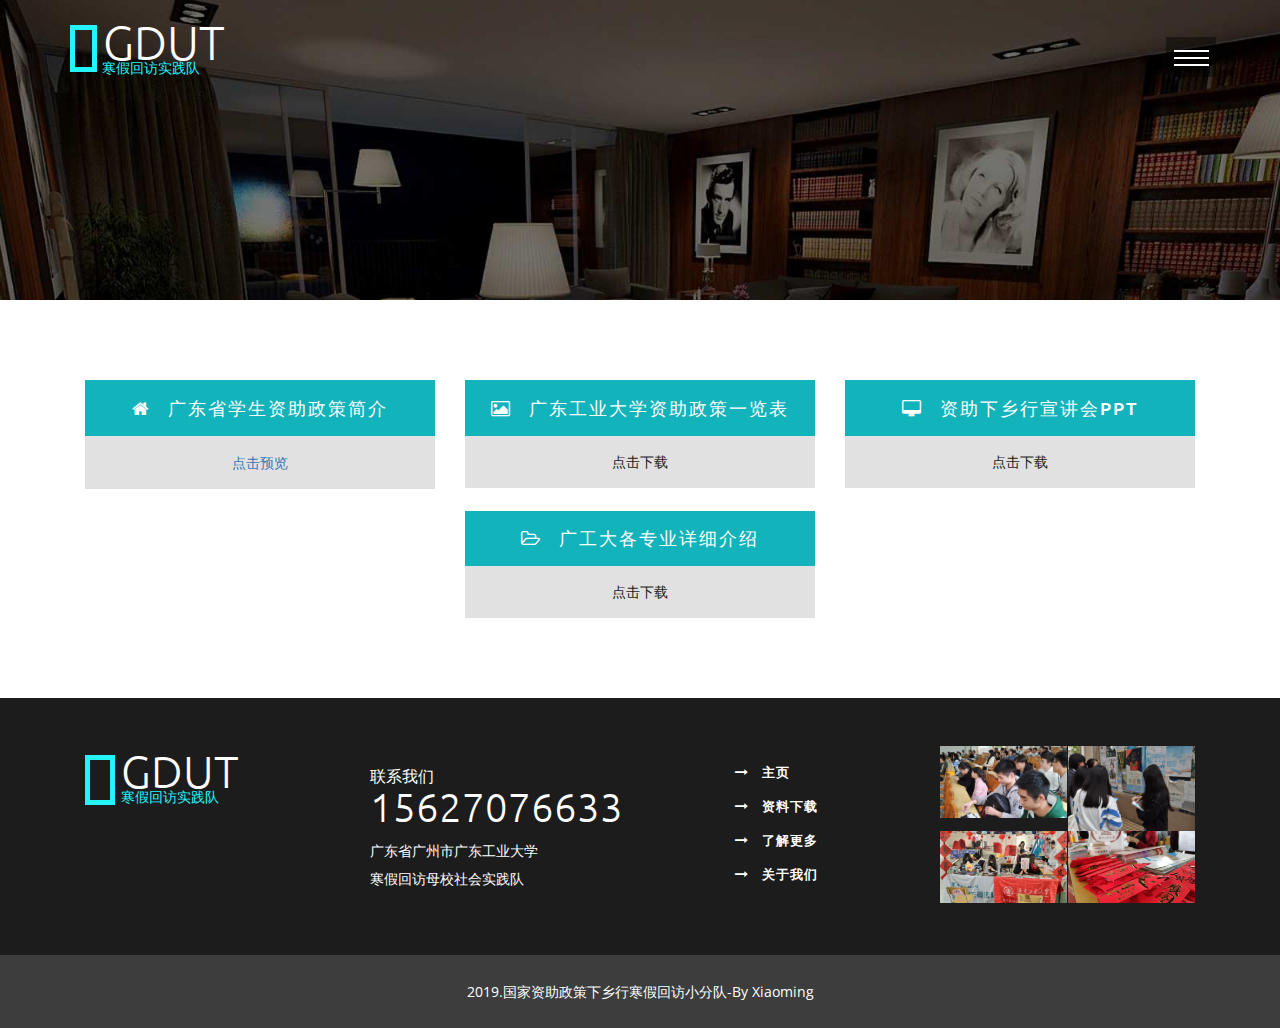
<file: mail.html>
<!DOCTYPE html>
<html lang="en">
<head>
<title>资料下载</title>
<!-- custom-theme -->
<meta name="viewport" content="width=device-width, initial-scale=1">
<meta http-equiv="Content-Type" content="text/html; charset=utf-8" />
<meta name="keywords" content="" />
<script type="application/x-javascript"> addEventListener("load", function() { setTimeout(hideURLbar, 0); }, false);
		function hideURLbar(){ window.scrollTo(0,1); } </script>
<!-- //custom-theme -->
<link href="css/bootstrap.css" rel="stylesheet" type="text/css" media="all" />
<link href="css/style.css" rel="stylesheet" type="text/css" media="all" />
<!-- js -->
<script type="text/javascript" src="js/jquery-2.1.4.min.js"></script>
<!-- //js -->
<!-- font-awesome-icons -->
<link href="css/font-awesome.css" rel="stylesheet"> 
<!-- //font-awesome-icons -->
<link href="http://fonts.googleapis.com/css?family=Ubuntu:300,300i,400,400i,500,500i,700,700i&amp;subset=cyrillic,cyrillic-ext,greek,greek-ext,latin-ext" rel="stylesheet">
<link href='http://fonts.googleapis.com/css?family=Open+Sans:400,300,300italic,400italic,600,600italic,700,700italic,800,800italic' rel='stylesheet' type='text/css'>
</head>
	
<body>
<!-- banner -->
	<div class="banner1">
		<div class="container">
			<div class="w3_agile_logo">
				<h1><a href="index.html">GDUT<span>寒假回访实践队</span></a></h1>
			</div>
			<div class="agileits_w3layouts_nav">
				<div id="toggle_m_nav">
					<div id="m_nav_menu" class="m_nav">
						<div class="m_nav_ham w3_agileits_ham" id="m_ham_1"></div>
						<div class="m_nav_ham" id="m_ham_2"></div>
						<div class="m_nav_ham" id="m_ham_3"></div>
					</div>
				</div>
				<div id="m_nav_container" class="m_nav wthree_bg">
					<nav class="menu menu--sebastian">
						<ul id="m_nav_list" class="m_nav menu__list">
								<li class="m_nav_item menu__item" id="m_nav_item_1"> <a href="index.html" class="menu__link"> 主页 </a></li>
								<li class="m_nav_item menu__item" id="moble_nav_item_2"> <a href="single.html" class="menu__link"> 了解更多 </a> </li>
								<li class="m_nav_item menu__item" id="moble_nav_item_3"> <a href="about.html" class="menu__link"> 关于我们 </a> </li>
								<!-- <li class="m_nav_item menu__item" id="moble_nav_item_4"> <a href="blog.html" class="menu__link"> q资料下载 </a> </li> -->
								<li class="m_nav_item menu__item menu__item--current" id="moble_nav_item_5"> <a href="mail.html" class="menu__link"> 资料下载 </a> </li>
						</ul>
					</nav>
				</div>
			</div>
			<div class="clearfix"> </div>
		</div>
	</div>
<!-- //banner -->	
<!-- contact -->
	<div class="services">
		<div class="container">
			<div class="agileits_w3layouts_mail">
				<div class="col-md-4 agileits_w3layouts_mail_left">
					<div class="w3_agileits_mail_left">
						<h4><i class="fa fa-home" aria-hidden="true"></i>广东省学生资助政策简介</h4>
						<p class="wthree_address"><a href="http://qiniu.xiaoming.net.cn/%E5%B9%BF%E4%B8%9C%E7%9C%81%E5%AD%A6%E7%94%9F%E8%B5%84%E5%8A%A9%E6%94%BF%E7%AD%96%E7%AE%80%E4%BB%8B%282018%29.pdf">点击预览</a></p>
					</div>
				</div>
				
				<div class="col-md-4 agileits_w3layouts_mail_left">
					<div class="w3_agileits_mail_left">
						<h4><i class="fa fa-picture-o" aria-hidden="true"></i>广东工业大学资助政策一览表</h4>
						<div class="w3_agileits_mail_left1">
							<a href="http://qiniu.xiaoming.net.cn/%E8%B5%84%E5%8A%A9%E5%AE%A3%E4%BC%A0%EF%BC%88%E8%A1%A8%E6%A0%BC%EF%BC%891.xlsx">点击下载</a>
						</div>
					</div>
				</div>
				
				<div class="col-md-4 agileits_w3layouts_mail_left">
					<div class="w3_agileits_mail_left">
						<h4><i class="fa fa-desktop" aria-hidden="true"></i>资助下乡行宣讲会PPT</h4>
						<div class="w3_agileits_mail_left1">
							<p class="agileinfo_para"><a href="http://qiniu.xiaoming.net.cn/2019%E8%B5%84%E5%8A%A9.pptx">点击下载</a></p>
						</div>
					</div>
				</div>
				
				<div class="col-md-4 agileits_w3layouts_mail_left">
					<br>
						<div class="w3_agileits_mail_left">
							<h4><i class="fa fa-folder-open-o" aria-hidden="true"></i>广工大各专业详细介绍</h4>
							<div class="w3_agileits_mail_left1">
								<p class="agileinfo_para"><a href="http://qiniu.xiaoming.net.cn/%E5%90%84%E4%B8%93%E4%B8%9A%E8%AF%A6%E7%BB%86%E4%BB%8B%E7%BB%8D.zip">点击下载</a></p>
							</div>
						</div>
				</div>
				
				<div class="clearfix"> </div>
			</div>
		</div>
	</div>
	<!-- <div class="agileits_map">
		<div class="container">
			<h3 class="agileinfo_header">find us on map</h3>
		</div>
		<div class="w3_services_grids">
			<iframe src="https://www.google.com/maps/embed?pb=!1m18!1m12!1m3!1d387142.84010033106!2d-74.25819252532891!3d40.70583163828471!2m3!1f0!2f0!3f0!3m2!1i1024!2i768!4f13.1!3m3!1m2!1s0x89c24fa5d33f083b%3A0xc80b8f06e177fe62!2sNew+York%2C+NY%2C+USA!5e0!3m2!1sen!2sin!4v1475140387172" style="border:0"></iframe>
		</div>
	</div> -->
	<!-- <div class="services">
		<div class="container">
			<h3 class="agileinfo_header">send us message</h3>
			<p class="agileits_dummy_para">Fusce elementum sem ut ex condimentum facilisis.</p>
			<div class="agileinfo_mail_grids">
				<form action="#" method="post">
					<span class="input input--chisato">
						<input class="input__field input__field--chisato" name="Name" type="text" id="input-13" placeholder=" " required="" />
						<label class="input__label input__label--chisato" for="input-13">
							<span class="input__label-content input__label-content--chisato" data-content="Name">Name</span>
						</label>
					</span>
					<span class="input input--chisato">
						<input class="input__field input__field--chisato" name="Email" type="email" id="input-14" placeholder=" " required="" />
						<label class="input__label input__label--chisato" for="input-14">
							<span class="input__label-content input__label-content--chisato" data-content="Email">Email</span>
						</label>
					</span>
					<span class="input input--chisato">
						<input class="input__field input__field--chisato" name="Subject" type="text" id="input-15" placeholder=" " required="" />
						<label class="input__label input__label--chisato" for="input-15">
							<span class="input__label-content input__label-content--chisato" data-content="Subject">Subject</span>
						</label>
					</span>
					<textarea name="Message" placeholder="Your comment here..." required=""></textarea>
					<input type="submit" value="Submit">
				</form>
			</div>
		</div>
	</div> -->
<!-- //contact -->
<script src="js/classie.js"></script>
<script>
	(function() {
		// trim polyfill : https://developer.mozilla.org/en-US/docs/Web/JavaScript/Reference/Global_Objects/String/Trim
		if (!String.prototype.trim) {
			(function() {
				// Make sure we trim BOM and NBSP
				var rtrim = /^[\s\uFEFF\xA0]+|[\s\uFEFF\xA0]+$/g;
				String.prototype.trim = function() {
					return this.replace(rtrim, '');
				};
			})();
		}

		[].slice.call( document.querySelectorAll( 'input.input__field' ) ).forEach( function( inputEl ) {
			// in case the input is already filled..
			if( inputEl.value.trim() !== '' ) {
				classie.add( inputEl.parentNode, 'input--filled' );
			}

			// events:
			inputEl.addEventListener( 'focus', onInputFocus );
			inputEl.addEventListener( 'blur', onInputBlur );
		} );

		function onInputFocus( ev ) {
			classie.add( ev.target.parentNode, 'input--filled' );
		}

		function onInputBlur( ev ) {
			if( ev.target.value.trim() === '' ) {
				classie.remove( ev.target.parentNode, 'input--filled' );
			}
		}
	})();
</script>
<!-- footer -->
<div class="footer">
		<div class="container">
			<div class="w3agile_footer_grids">
				<div class="col-md-3 agileinfo_footer_grid">
					<div class="footer-logo">
						<h2><a href="index.html">GDUT<span>寒假回访实践队</span></a></h2>
					</div>
				</div>
				<div class="col-md-4 agileinfo_footer_grid">
					<h4>联系我们 <span>15627076633</span></h4>
					<p>广东省广州市广东工业大学 <span>寒假回访母校社会实践队</span></p>
					<!-- <ul class="social-icons">
						<li><a href="#" class="icon icon-border facebook"></a></li>
						<li><a href="#" class="icon icon-border twitter"></a></li>
						<li><a href="#" class="icon icon-border instagram"></a></li>
						<li><a href="#" class="icon icon-border pinterest"></a></li>
					</ul> -->
				</div>
				<div class="col-md-2 agileinfo_footer_grid agileinfo_footer_grid1">
					<ul class="w3layouts_footer_nav">
							<li><a href="index.html"><i class="fa fa-long-arrow-right" aria-hidden="true"></i>主页</a></li>
							<li><a href="mail.html"><i class="fa fa-long-arrow-right" aria-hidden="true"></i>资料下载</a></li>
							<li><a href="single.html"><i class="fa fa-long-arrow-right" aria-hidden="true"></i>了解更多</a></li>
							<li><a href="about.html"><i class="fa fa-long-arrow-right" aria-hidden="true"></i>关于我们</a></li>
					</ul>
				</div>
				<div class="col-md-3 agileinfo_footer_grid">
					<div class="agileinfo_footer_grid_left">
						<img src="images/1226942446.jpg" alt=" " class="img-responsive" />
					</div>
					<div class="agileinfo_footer_grid_left">
						<img src="images/OKC_3649.JPG" alt=" " class="img-responsive" />
					</div>
					<div class="agileinfo_footer_grid_left">
						<img src="images/1313554344.jpg" alt=" " class="img-responsive" />
					</div>
					<div class="agileinfo_footer_grid_left">
						<img src="images/1222392695.jpg" alt=" " class="img-responsive" />
					</div>
					<div class="clearfix"> </div>
				</div>
				<div class="clearfix"> </div>
			</div>
		</div>
	</div>
	<div class="footer-copy">
		<div class="container">
			<p> 2019.国家资助政策下乡行寒假回访小分队-By Xiaoming</p>
		</div>
	</div>
	<!-- <div class="footer-copy">
		<div class="container">
			<p>Copyright &copy; 2017.Company name All rights reserved.More Templates <a href="http://www.cssmoban.com/" target="_blank" title="模板之家">模板之家</a> - Collect from <a href="http://www.cssmoban.com/" title="网页模板" target="_blank">网页模板</a></p>
		</div>
	</div> -->
<!-- //footer -->
<!-- menu -->
<script type="text/javascript" src="js/main.js"></script>
<!-- //menu -->
<!-- start-smoth-scrolling -->
<script type="text/javascript" src="js/move-top.js"></script>
<script type="text/javascript" src="js/easing.js"></script>
<script type="text/javascript">
	jQuery(document).ready(function($) {
		$(".scroll").click(function(event){		
			event.preventDefault();
			$('html,body').animate({scrollTop:$(this.hash).offset().top},1000);
		});
	});
</script>
<!-- start-smoth-scrolling -->
<!-- here stars scrolling icon -->
	<script type="text/javascript">
		$(document).ready(function() {
			/*
				var defaults = {
				containerID: 'toTop', // fading element id
				containerHoverID: 'toTopHover', // fading element hover id
				scrollSpeed: 1200,
				easingType: 'linear' 
				};
			*/
								
			$().UItoTop({ easingType: 'easeOutQuart' });
								
			});
	</script>
<!-- //here ends scrolling icon -->
</body>
</html>
</file>
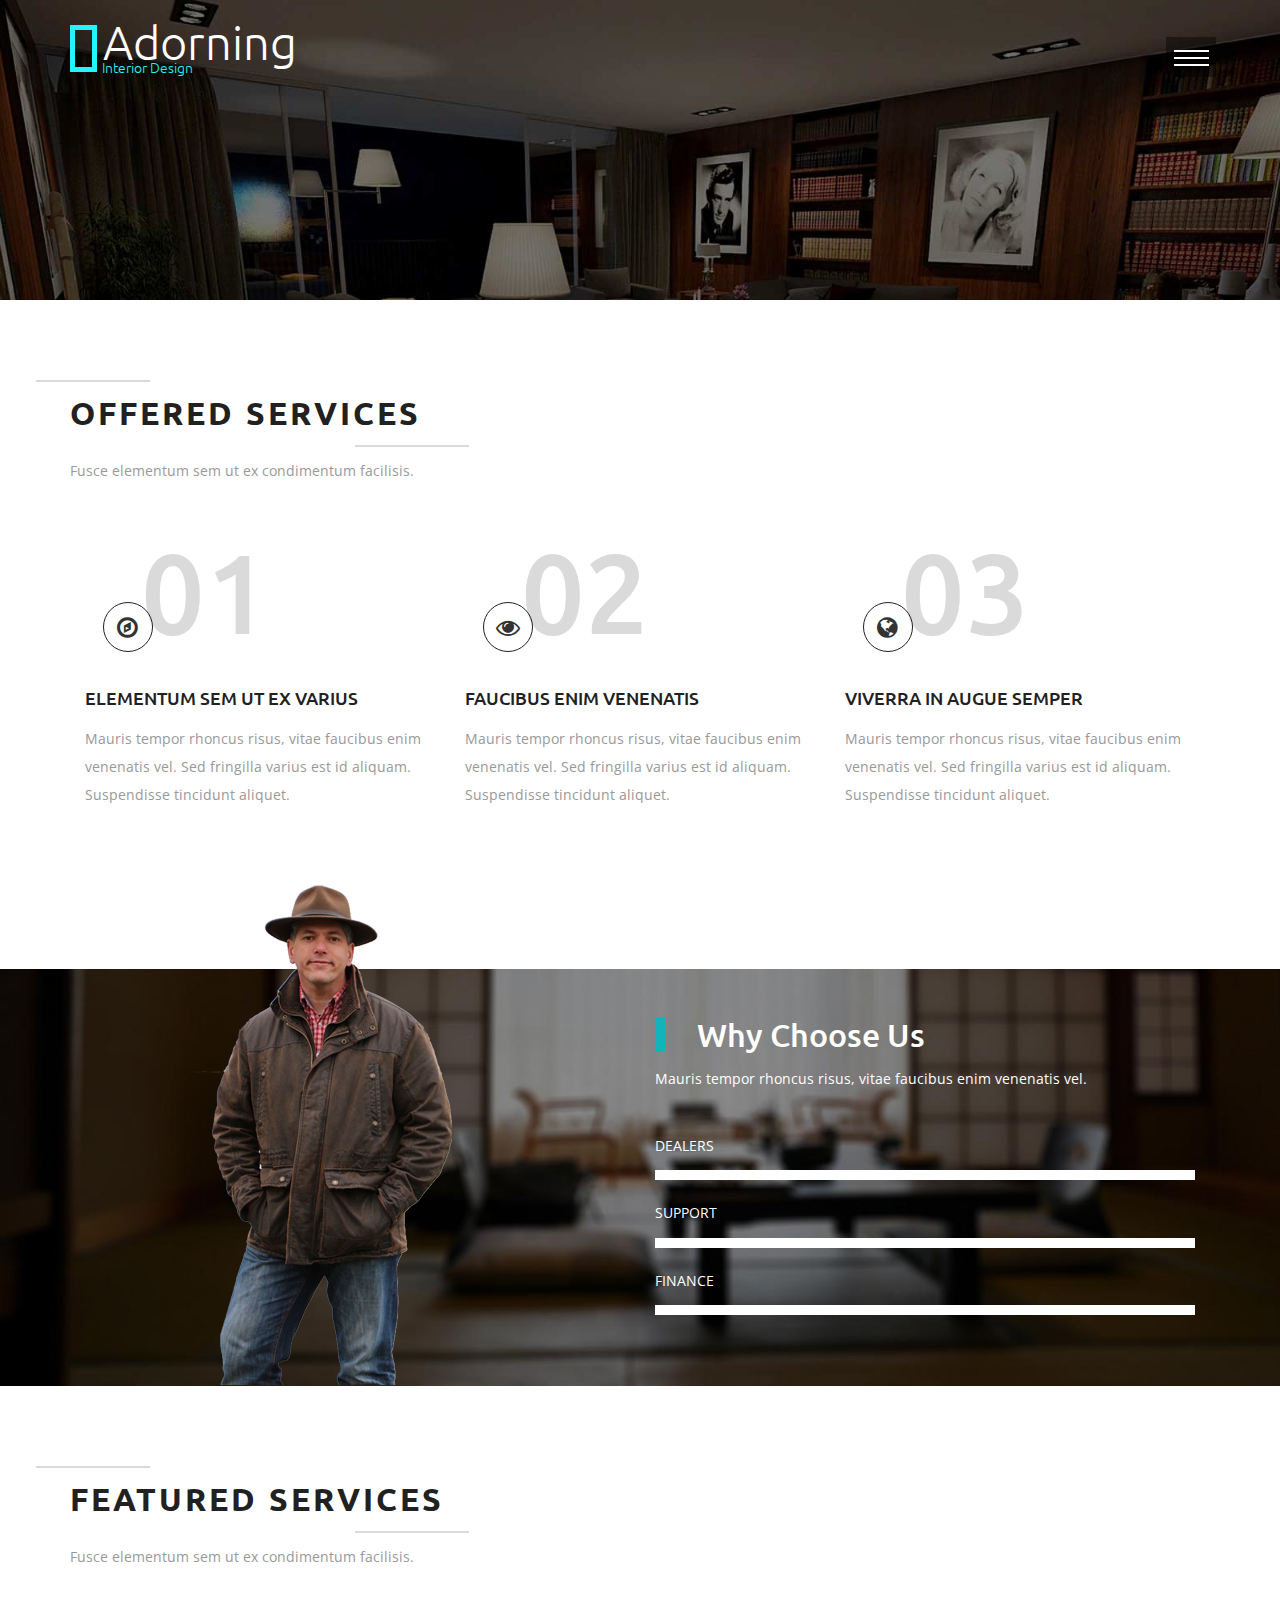
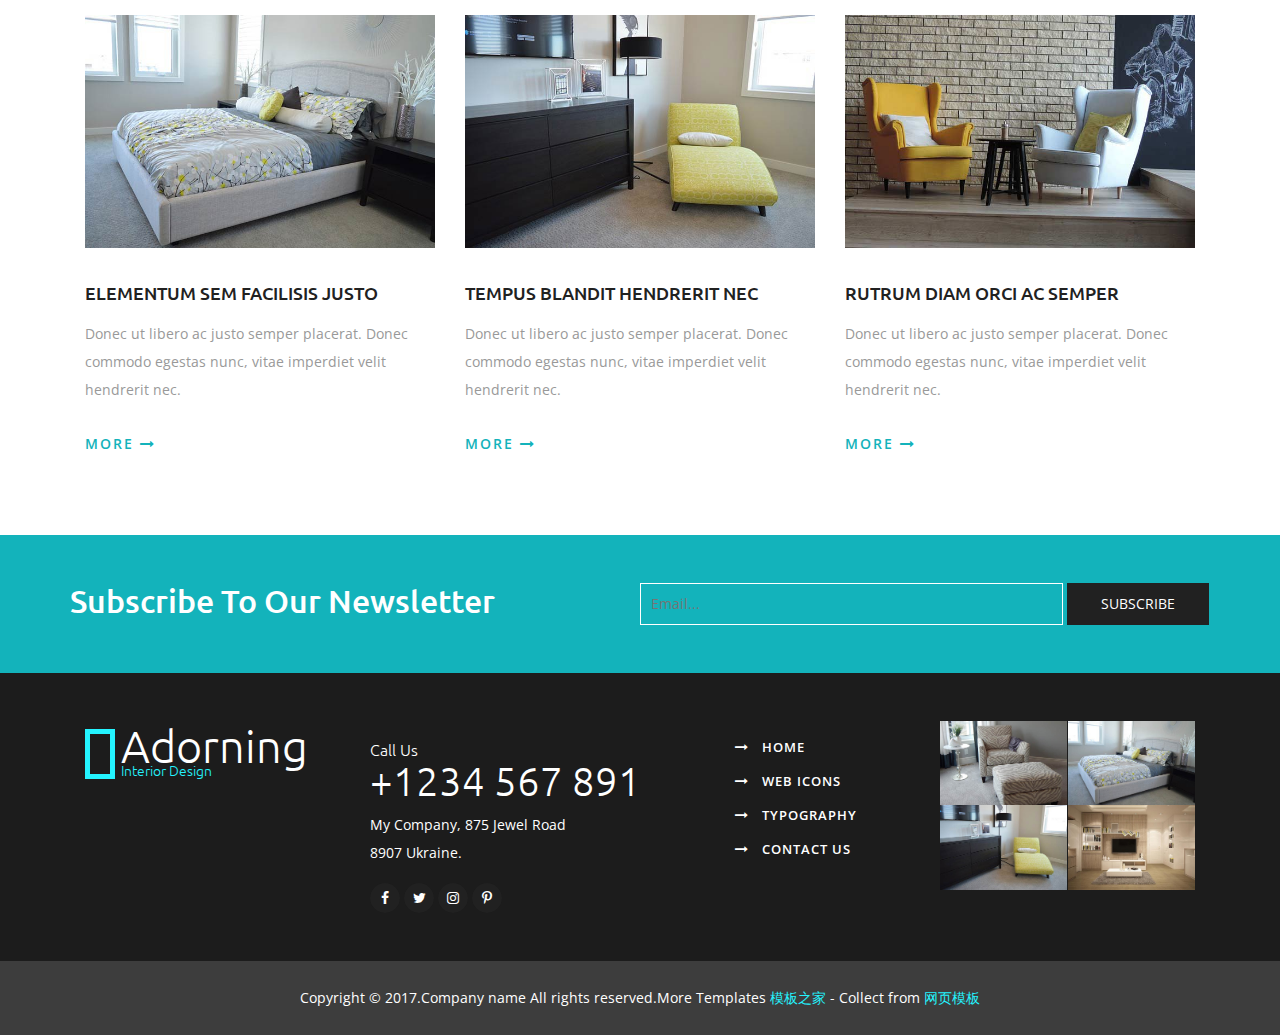
<file: services.html>
<!DOCTYPE html>
<html lang="en">
<head>
<title>Services</title>
<!-- custom-theme -->
<meta name="viewport" content="width=device-width, initial-scale=1">
<meta http-equiv="Content-Type" content="text/html; charset=utf-8" />
<meta name="keywords" content="" />
<script type="application/x-javascript"> addEventListener("load", function() { setTimeout(hideURLbar, 0); }, false);
		function hideURLbar(){ window.scrollTo(0,1); } </script>
<!-- //custom-theme -->
<link href="css/bootstrap.css" rel="stylesheet" type="text/css" media="all" />
<link href="css/style.css" rel="stylesheet" type="text/css" media="all" />
<!-- js -->
<script type="text/javascript" src="js/jquery-2.1.4.min.js"></script>
<!-- //js -->
<!-- font-awesome-icons -->
<link href="css/font-awesome.css" rel="stylesheet"> 
<!-- //font-awesome-icons -->
<link href="http://fonts.googleapis.com/css?family=Ubuntu:300,300i,400,400i,500,500i,700,700i&amp;subset=cyrillic,cyrillic-ext,greek,greek-ext,latin-ext" rel="stylesheet">
<link href='http://fonts.googleapis.com/css?family=Open+Sans:400,300,300italic,400italic,600,600italic,700,700italic,800,800italic' rel='stylesheet' type='text/css'>
</head>
	
<body>
<!-- banner -->
	<div class="banner1">
		<div class="container">
			<div class="w3_agile_logo">
				<h1><a href="index.html">Adorning<span>Interior Design</span></a></h1>
			</div>
			<div class="agileits_w3layouts_nav">
				<div id="toggle_m_nav">
					<div id="m_nav_menu" class="m_nav">
						<div class="m_nav_ham w3_agileits_ham" id="m_ham_1"></div>
						<div class="m_nav_ham" id="m_ham_2"></div>
						<div class="m_nav_ham" id="m_ham_3"></div>
					</div>
				</div>
				<div id="m_nav_container" class="m_nav wthree_bg">
					<nav class="menu menu--sebastian">
						<ul id="m_nav_list" class="m_nav menu__list">
							<li class="m_nav_item menu__item" id="m_nav_item_1"> <a href="index.html" class="menu__link"> Home </a></li>
							<li class="m_nav_item menu__item menu__item--current" id="moble_nav_item_2"> <a href="services.html" class="menu__link"> Services </a> </li>
							<li class="m_nav_item menu__item" id="moble_nav_item_3"> <a href="about.html" class="menu__link"> About Us </a> </li>
							<li class="m_nav_item menu__item" id="moble_nav_item_4"> <a href="blog.html" class="menu__link"> Blog </a> </li>
							<li class="m_nav_item menu__item" id="moble_nav_item_5"> <a href="mail.html" class="menu__link"> Contact Us </a> </li>
						</ul>
					</nav>
				</div>
			</div>
			<div class="clearfix"> </div>
		</div>
	</div>
<!-- //banner -->	
<!-- services -->
	<div class="services">
		<div class="container">
			<h3 class="agileinfo_header">Offered Services</h3>
			<p class="agileits_dummy_para">Fusce elementum sem ut ex condimentum facilisis.</p>
			<div class="w3_services_grids">
				<div class="col-md-4 w3_services_grid">
					<div class="w3layouts_services_grid">
						<h4>01</h4>
						<div class="w3layouts_services_grid_pos">
							<i class="fa fa-compass" aria-hidden="true"></i>
						</div>
					</div>
					<h3>elementum sem ut ex varius</h3>
					<p>Mauris tempor rhoncus risus, vitae faucibus enim venenatis vel. 
						Sed fringilla varius est id aliquam. Suspendisse tincidunt aliquet.</p>
				</div>
				<div class="col-md-4 w3_services_grid">
					<div class="w3layouts_services_grid">
						<h4>02</h4>
						<div class="w3layouts_services_grid_pos">
							<i class="fa fa-eye" aria-hidden="true"></i>
						</div>
					</div>
					<h3>faucibus enim venenatis</h3>
					<p>Mauris tempor rhoncus risus, vitae faucibus enim venenatis vel. 
						Sed fringilla varius est id aliquam. Suspendisse tincidunt aliquet.</p>
				</div>
				<div class="col-md-4 w3_services_grid">
					<div class="w3layouts_services_grid">
						<h4>03</h4>
						<div class="w3layouts_services_grid_pos">
							<i class="fa fa-globe" aria-hidden="true"></i>
						</div>
					</div>
					<h3>viverra in augue semper</h3>
					<p>Mauris tempor rhoncus risus, vitae faucibus enim venenatis vel. 
						Sed fringilla varius est id aliquam. Suspendisse tincidunt aliquet.</p>
				</div>
				<div class="clearfix"> </div>
			</div>
		</div>
	</div>
<!-- //services -->
<!-- services-bottom -->
	<div class="services-bottom">
		<div class="container">
			<div class="services_bottom_grid_left1">
				<img src="images/5.png" alt=" " class="img-responsive" />
			</div>
			<div class="col-md-6 services_bottom_grid_left">
				
			</div>
			<div class="col-md-6 services_bottom_grid_right">
				<h3>Why Choose Us</h3>
				<p>Mauris tempor rhoncus risus, vitae faucibus enim venenatis vel. </p>
				<div class='bar_group'>
					<div class='bar_group__bar thin elastic' label='dealers' value='230'></div>
					<div class='bar_group__bar thin elastic' label='support' value='130'></div>
					<div class='bar_group__bar thin elastic' label='Finance' value='160'></div>
				</div>
			</div>
		</div>
	</div>
<!-- //services-bottom -->
<script src="js/bars.js"></script>
<!-- featured-services -->
	<div class="featured-services">
		<div class="container">
			<h3 class="agileinfo_header">featured Services</h3>
			<p class="agileits_dummy_para">Fusce elementum sem ut ex condimentum facilisis.</p>
			<div class="w3_services_grids">
				<div class="col-md-4 w3_featured_services_grid">
					<div class="w3ls_featured_services_grid hover15">
						<figure><img src="images/4.jpg" alt=" " class="img-responsive" /></figure>
					</div>
					<h4>elementum sem facilisis justo</h4>
					<p>Donec ut libero ac justo semper placerat. Donec commodo egestas nunc, 
						vitae imperdiet velit hendrerit nec.</p>
					<div class="w3l_service_more">
						<a href="single.html">More <i class="fa fa-long-arrow-right" aria-hidden="true"></i></a>
					</div>
				</div>
				<div class="col-md-4 w3_featured_services_grid">
					<div class="w3ls_featured_services_grid hover15">
						<figure><img src="images/5.jpg" alt=" " class="img-responsive" /></figure>
					</div>
					<h4>tempus blandit hendrerit nec</h4>
					<p>Donec ut libero ac justo semper placerat. Donec commodo egestas nunc, 
						vitae imperdiet velit hendrerit nec.</p>
					<div class="w3l_service_more">
						<a href="single.html">More <i class="fa fa-long-arrow-right" aria-hidden="true"></i></a>
					</div>
				</div>
				<div class="col-md-4 w3_featured_services_grid">
					<div class="w3ls_featured_services_grid hover15">
						<figure><img src="images/1.jpg" alt=" " class="img-responsive" /></figure>
					</div>
					<h4>rutrum diam orci ac semper</h4>
					<p>Donec ut libero ac justo semper placerat. Donec commodo egestas nunc, 
						vitae imperdiet velit hendrerit nec.</p>
					<div class="w3l_service_more">
						<a href="single.html">More <i class="fa fa-long-arrow-right" aria-hidden="true"></i></a>
					</div>
				</div>
				<div class="clearfix"> </div>
			</div>
		</div>
	</div>
<!-- //featured-services -->
<!-- subscribe -->
	<div class="w3layouts_newsletter">
		<div class="container">
			<div class="w3layouts_newsletter_left">
				<h3>Subscribe to our newsletter</h3>
			</div>
			<div class="w3layouts_newsletter_right">
				<form action="#" method="post">
					<input type="email" name="Email" placeholder="Email..." required="">
					<input type="submit" value="Subscribe">
				</form>
			</div>
			<div class="clearfix"> </div>
		</div>
	</div>
<!-- //subscribe -->
<!-- footer -->
	<div class="footer">
		<div class="container">
			<div class="w3agile_footer_grids">
				<div class="col-md-3 agileinfo_footer_grid">
					<div class="footer-logo">
						<h2><a href="index.html">Adorning<span>Interior Design</span></a></h2>
					</div>
				</div>
				<div class="col-md-4 agileinfo_footer_grid">
					<h4>Call Us <span>+1234 567 891</span></h4>
					<p>My Company, 875 Jewel Road <span>8907 Ukraine.</span></p>
					<ul class="social-icons">
						<li><a href="#" class="icon icon-border facebook"></a></li>
						<li><a href="#" class="icon icon-border twitter"></a></li>
						<li><a href="#" class="icon icon-border instagram"></a></li>
						<li><a href="#" class="icon icon-border pinterest"></a></li>
					</ul>
				</div>
				<div class="col-md-2 agileinfo_footer_grid agileinfo_footer_grid1">
					<ul class="w3layouts_footer_nav">
						<li><a href="index.html"><i class="fa fa-long-arrow-right" aria-hidden="true"></i>Home</a></li>
						<li><a href="icons.html"><i class="fa fa-long-arrow-right" aria-hidden="true"></i>Web Icons</a></li>
						<li><a href="typography.html"><i class="fa fa-long-arrow-right" aria-hidden="true"></i>Typography</a></li>
						<li><a href="mail.html"><i class="fa fa-long-arrow-right" aria-hidden="true"></i>Contact Us</a></li>
					</ul>
				</div>
				<div class="col-md-3 agileinfo_footer_grid">
					<div class="agileinfo_footer_grid_left">
						<a href="single.html"><img src="images/6.jpg" alt=" " class="img-responsive" /></a>
					</div>
					<div class="agileinfo_footer_grid_left">
						<a href="single.html"><img src="images/4.jpg" alt=" " class="img-responsive" /></a>
					</div>
					<div class="agileinfo_footer_grid_left">
						<a href="single.html"><img src="images/5.jpg" alt=" " class="img-responsive" /></a>
					</div>
					<div class="agileinfo_footer_grid_left">
						<a href="single.html"><img src="images/7.jpg" alt=" " class="img-responsive" /></a>
					</div>
					<div class="clearfix"> </div>
				</div>
				<div class="clearfix"> </div>
			</div>
		</div>
	</div>
	<div class="footer-copy">
		<div class="container">
			<p>Copyright &copy; 2017.Company name All rights reserved.More Templates <a href="http://www.cssmoban.com/" target="_blank" title="模板之家">模板之家</a> - Collect from <a href="http://www.cssmoban.com/" title="网页模板" target="_blank">网页模板</a></p>
		</div>
	</div>
<!-- //footer -->
<!-- menu -->
<script type="text/javascript" src="js/main.js"></script>
<!-- //menu -->
<!-- start-smoth-scrolling -->
<script type="text/javascript" src="js/move-top.js"></script>
<script type="text/javascript" src="js/easing.js"></script>
<script type="text/javascript">
	jQuery(document).ready(function($) {
		$(".scroll").click(function(event){		
			event.preventDefault();
			$('html,body').animate({scrollTop:$(this.hash).offset().top},1000);
		});
	});
</script>
<!-- start-smoth-scrolling -->
<!-- here stars scrolling icon -->
	<script type="text/javascript">
		$(document).ready(function() {
			/*
				var defaults = {
				containerID: 'toTop', // fading element id
				containerHoverID: 'toTopHover', // fading element hover id
				scrollSpeed: 1200,
				easingType: 'linear' 
				};
			*/
								
			$().UItoTop({ easingType: 'easeOutQuart' });
								
			});
	</script>
<!-- //here ends scrolling icon -->
</body>
</html>
</file>
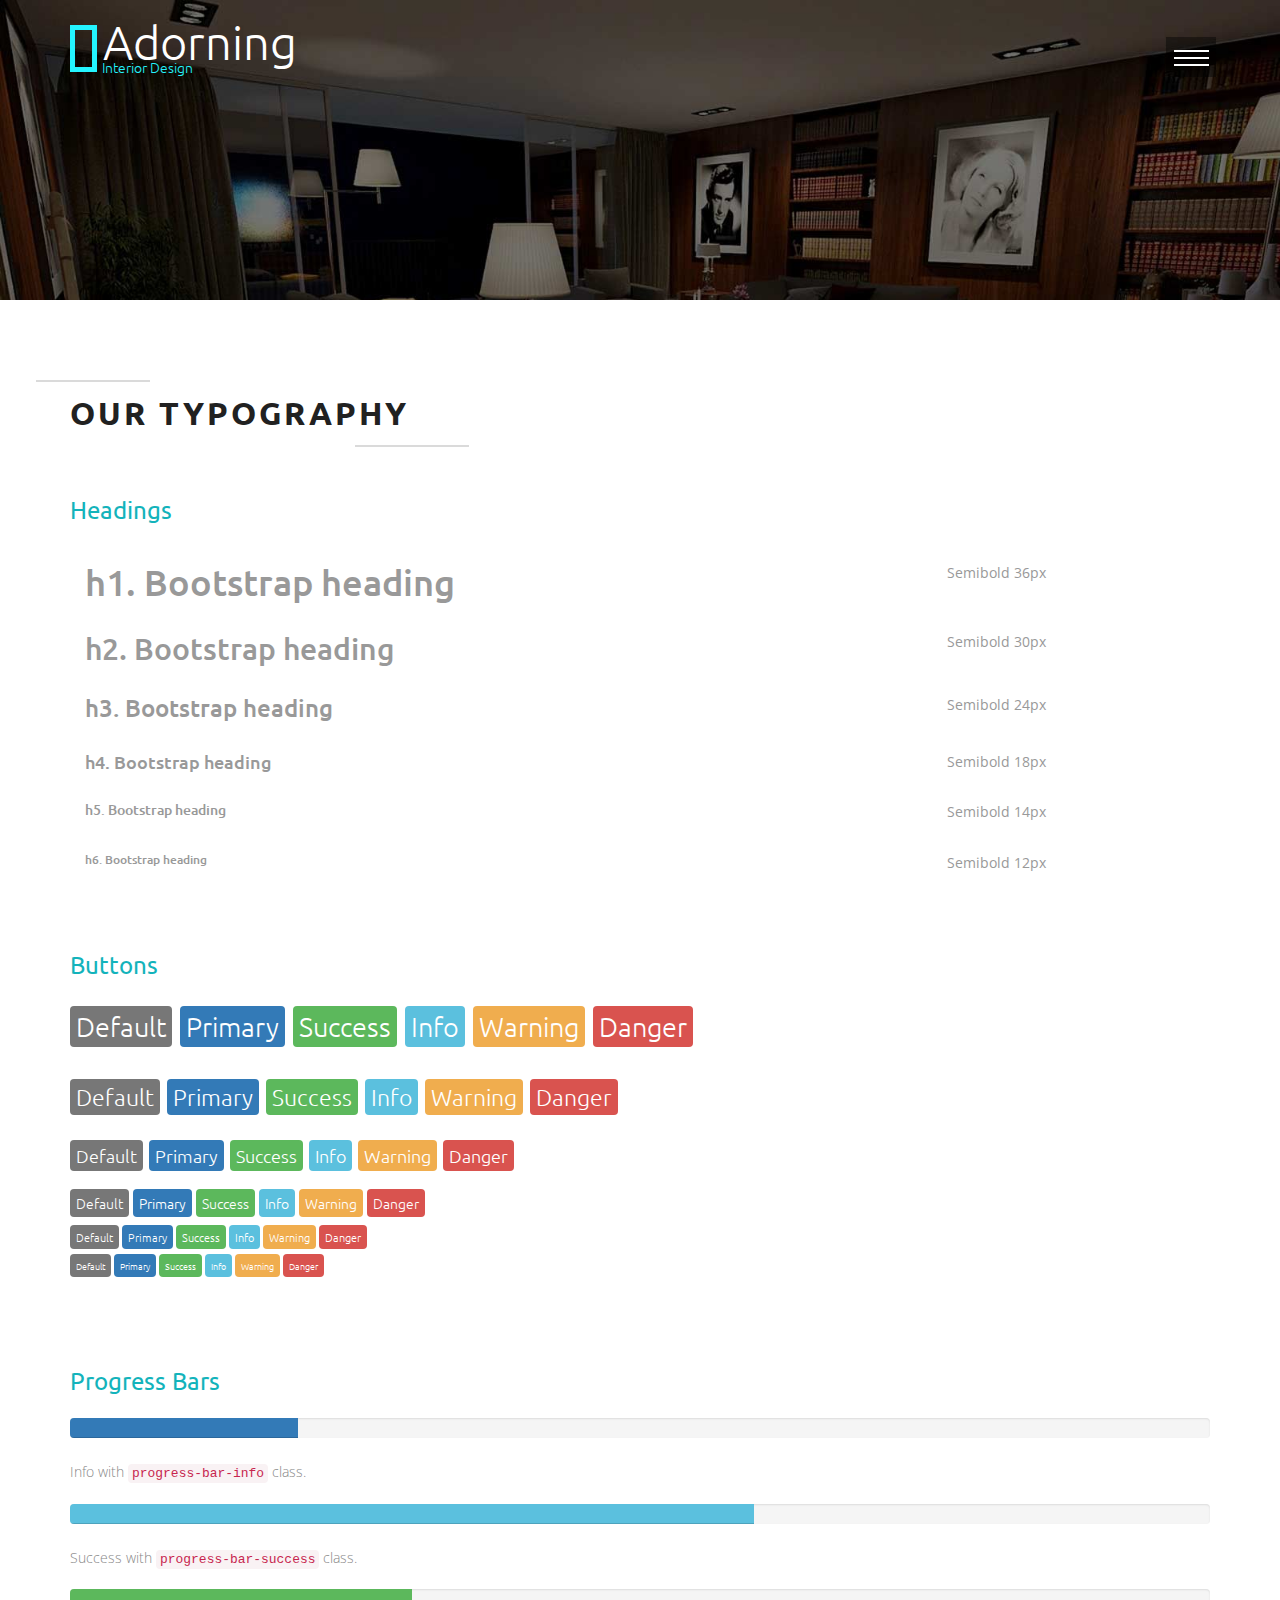
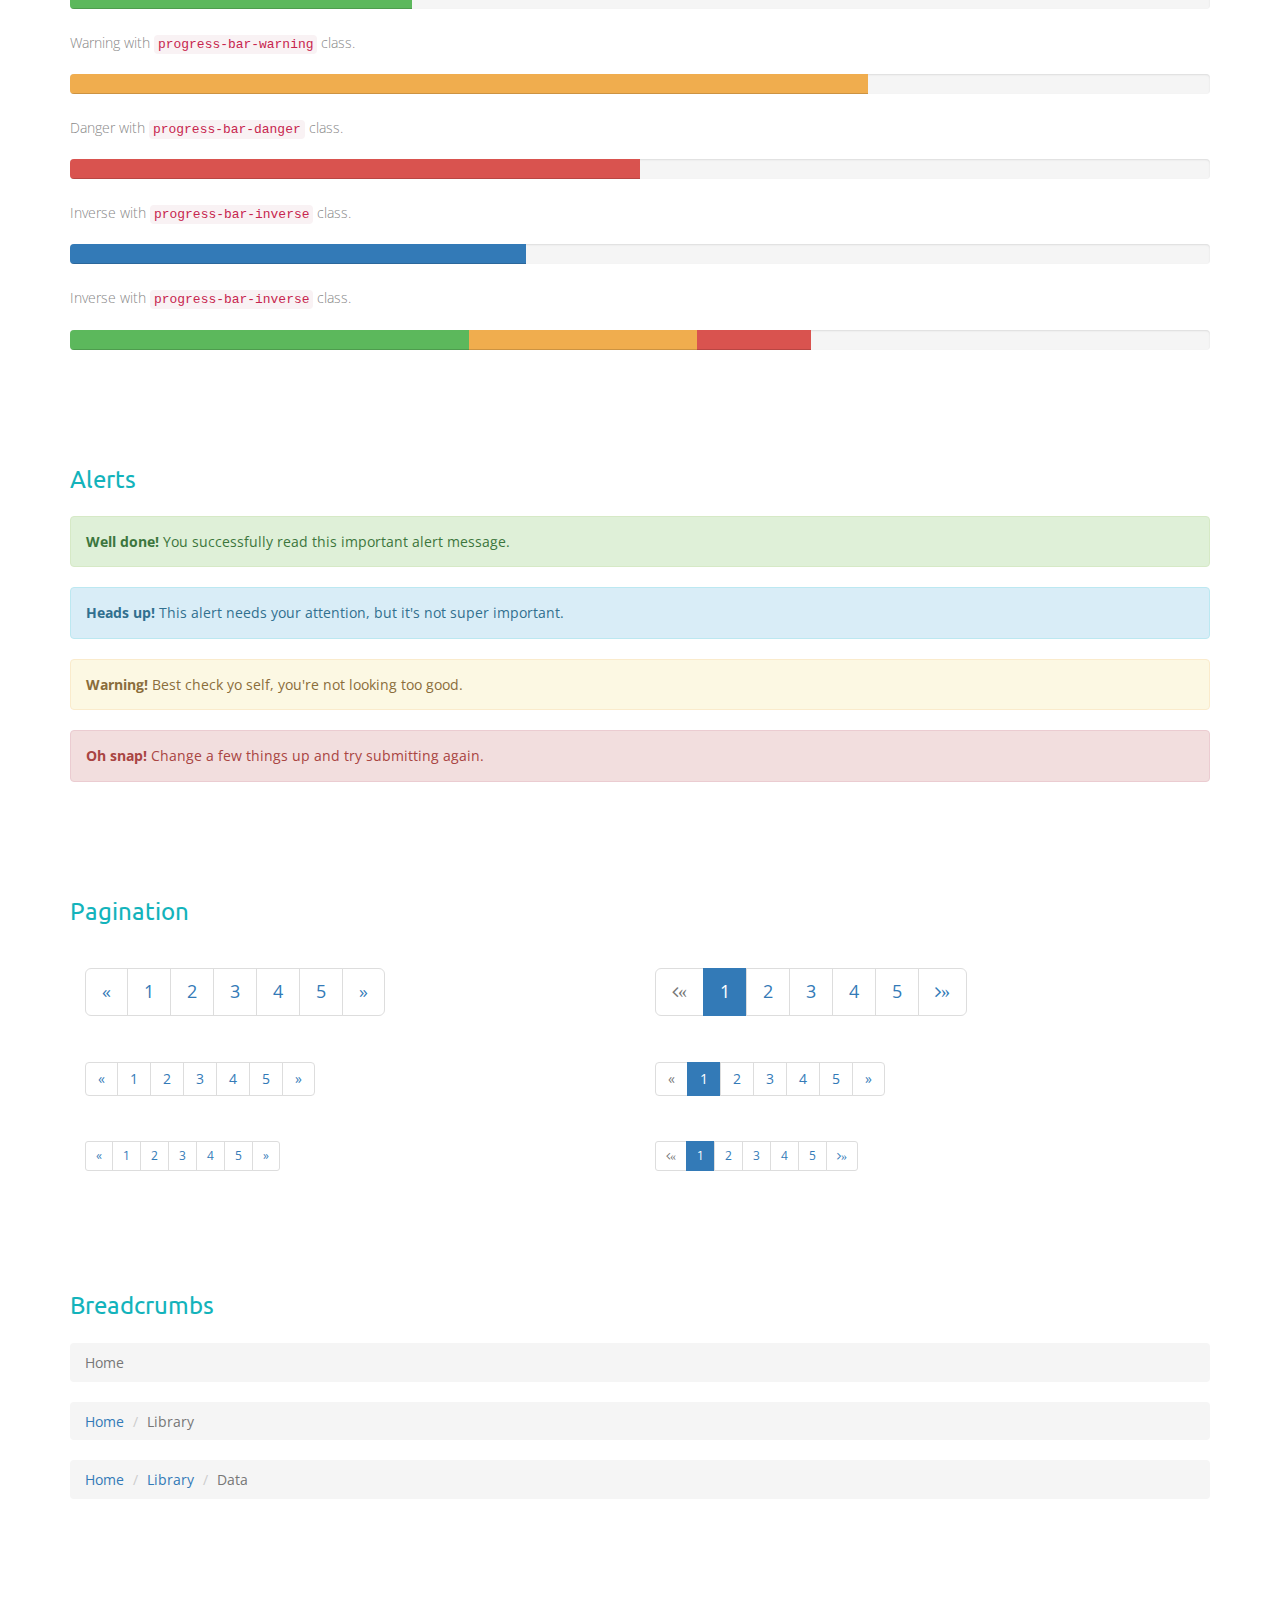
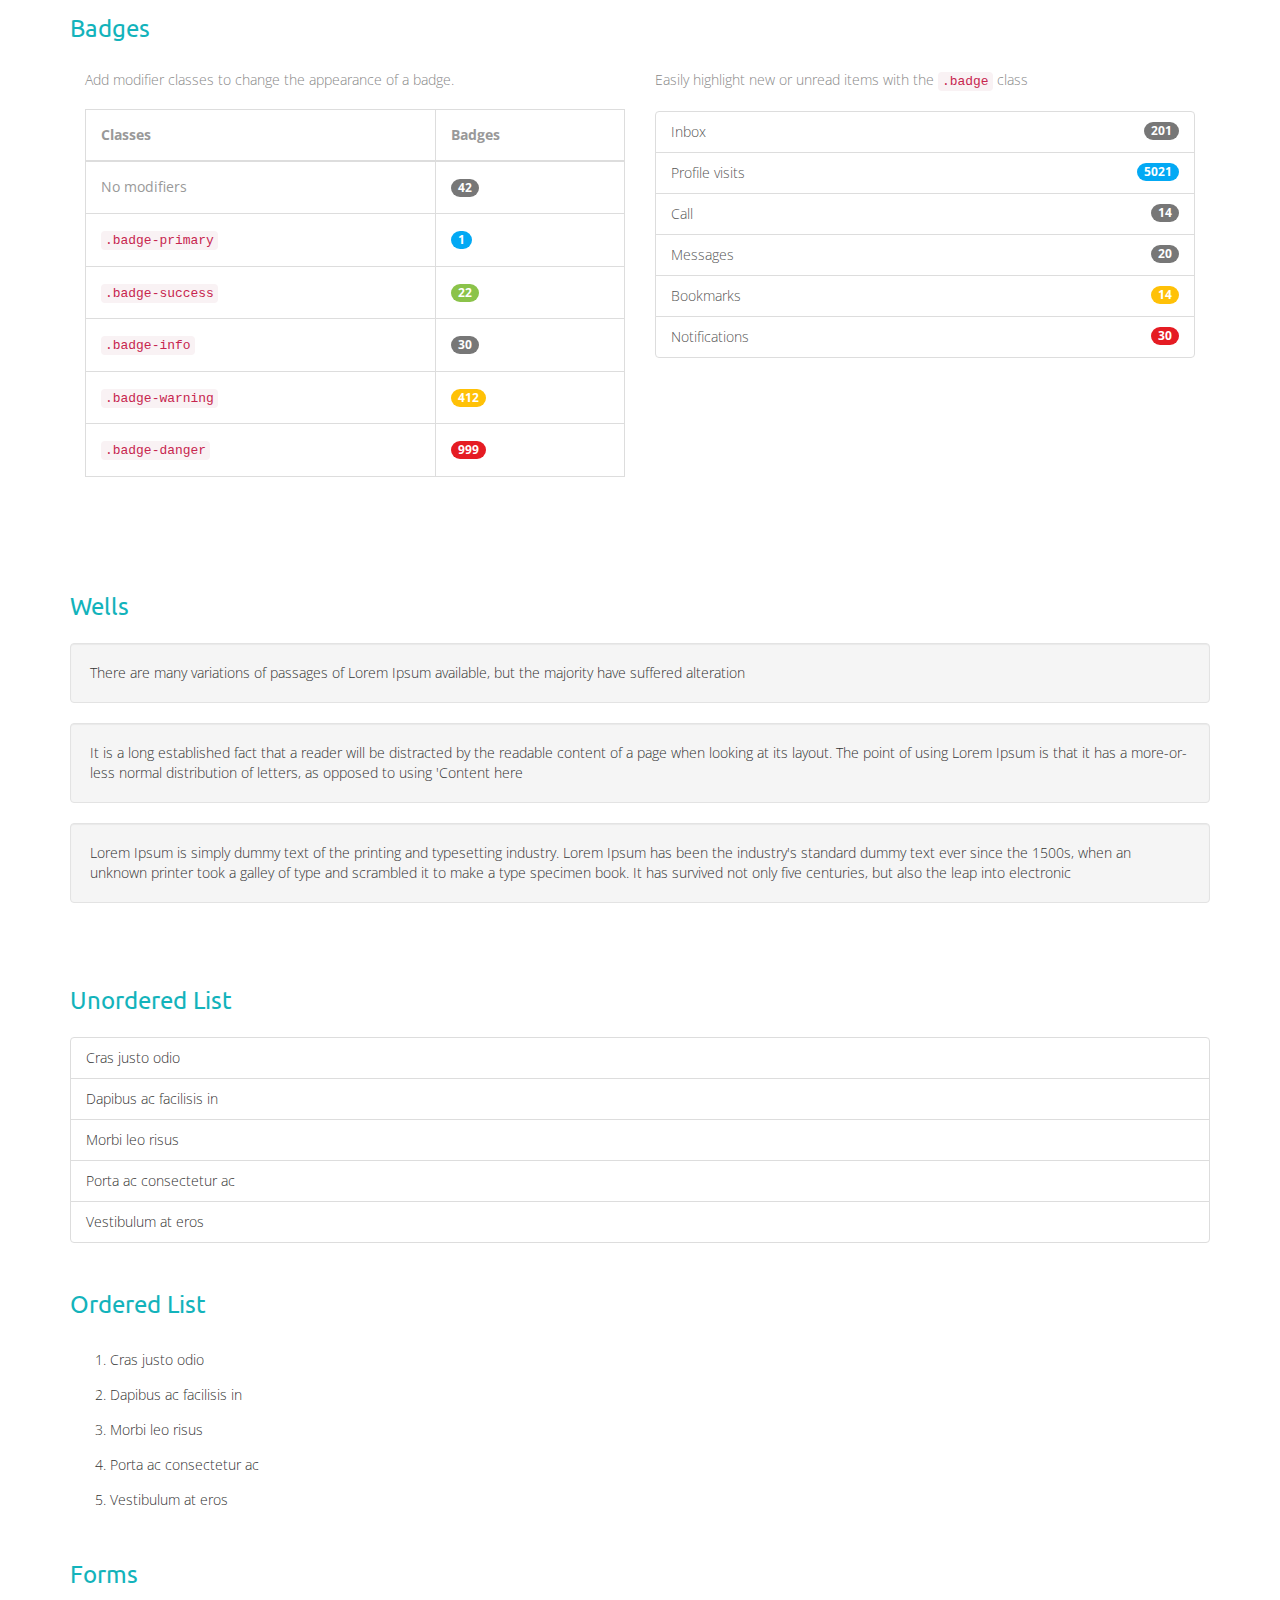
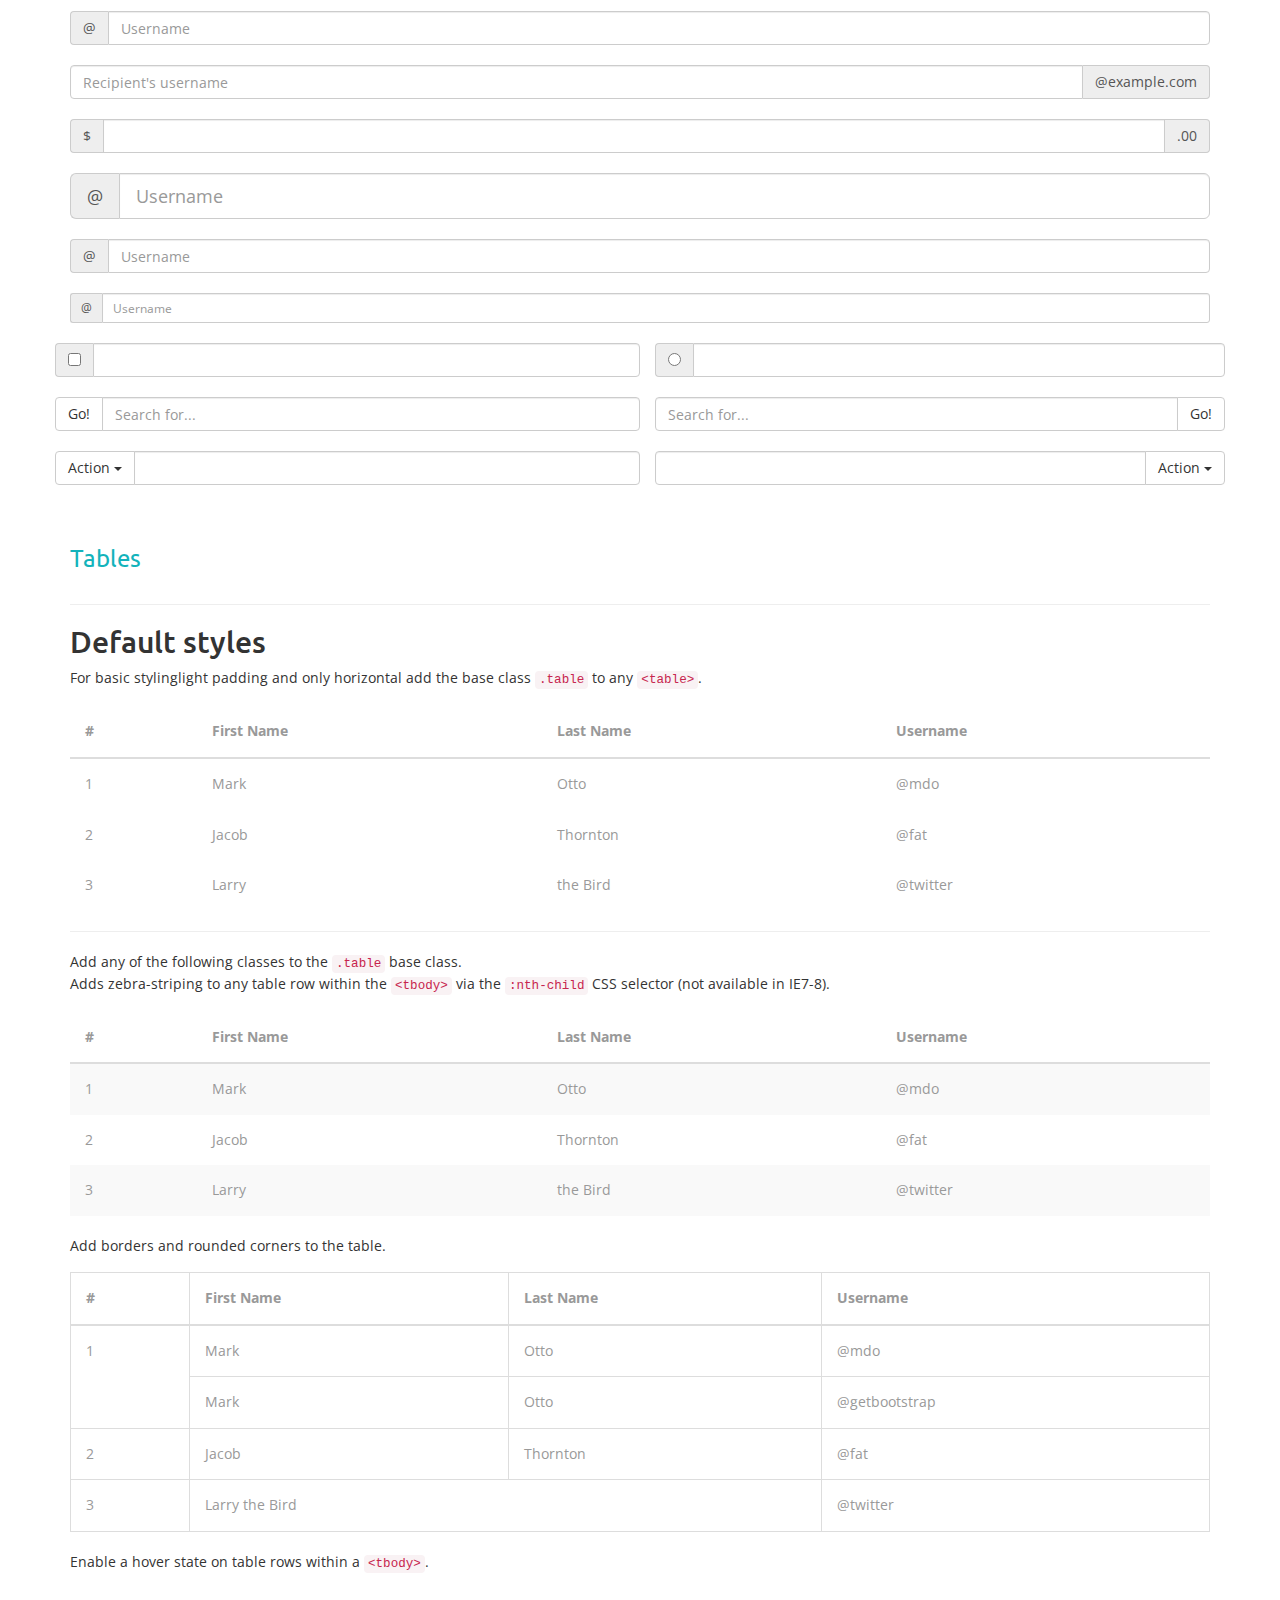
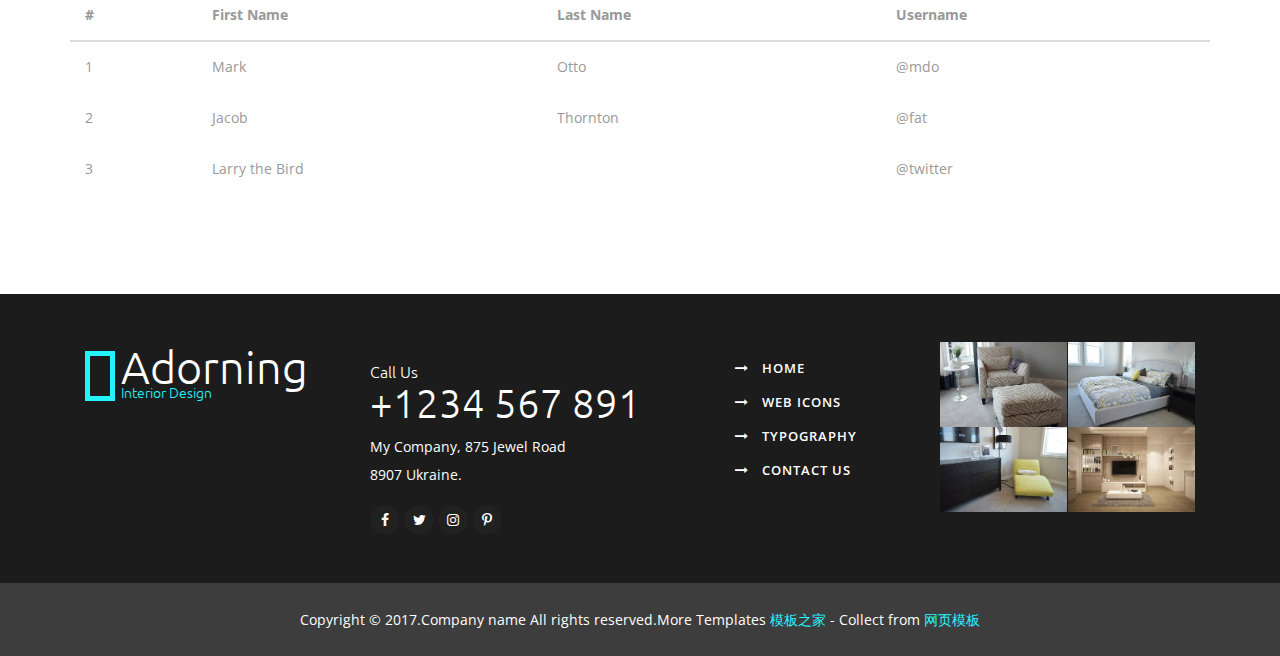
<file: typography.html>
<!DOCTYPE html>
<html lang="en">
<head>
<title>Typography</title>
<!-- custom-theme -->
<meta name="viewport" content="width=device-width, initial-scale=1">
<meta http-equiv="Content-Type" content="text/html; charset=utf-8" />
<meta name="keywords" content="" />
<script type="application/x-javascript"> addEventListener("load", function() { setTimeout(hideURLbar, 0); }, false);
		function hideURLbar(){ window.scrollTo(0,1); } </script>
<!-- //custom-theme -->
<link href="css/bootstrap.css" rel="stylesheet" type="text/css" media="all" />
<link href="css/style.css" rel="stylesheet" type="text/css" media="all" />
<!-- js -->
<script type="text/javascript" src="js/jquery-2.1.4.min.js"></script>
<!-- //js -->
<!-- font-awesome-icons -->
<link href="css/font-awesome.css" rel="stylesheet"> 
<!-- //font-awesome-icons -->
<link href="http://fonts.googleapis.com/css?family=Ubuntu:300,300i,400,400i,500,500i,700,700i&amp;subset=cyrillic,cyrillic-ext,greek,greek-ext,latin-ext" rel="stylesheet">
<link href='http://fonts.googleapis.com/css?family=Open+Sans:400,300,300italic,400italic,600,600italic,700,700italic,800,800italic' rel='stylesheet' type='text/css'>
</head>
	
<body>
<!-- banner -->
	<div class="banner1">
		<div class="container">
			<div class="w3_agile_logo">
				<h1><a href="index.html">Adorning<span>Interior Design</span></a></h1>
			</div>
			<div class="agileits_w3layouts_nav">
				<div id="toggle_m_nav">
					<div id="m_nav_menu" class="m_nav">
						<div class="m_nav_ham w3_agileits_ham" id="m_ham_1"></div>
						<div class="m_nav_ham" id="m_ham_2"></div>
						<div class="m_nav_ham" id="m_ham_3"></div>
					</div>
				</div>
				<div id="m_nav_container" class="m_nav wthree_bg">
					<nav class="menu menu--sebastian">
						<ul id="m_nav_list" class="m_nav menu__list">
							<li class="m_nav_item menu__item" id="m_nav_item_1"> <a href="index.html" class="menu__link"> Home </a></li>
							<li class="m_nav_item menu__item" id="moble_nav_item_2"> <a href="services.html" class="menu__link"> Services </a> </li>
							<li class="m_nav_item menu__item" id="moble_nav_item_3"> <a href="about.html" class="menu__link"> About Us </a> </li>
							<li class="m_nav_item menu__item" id="moble_nav_item_4"> <a href="blog.html" class="menu__link"> Blog </a> </li>
							<li class="m_nav_item menu__item" id="moble_nav_item_5"> <a href="mail.html" class="menu__link"> Contact Us </a> </li>
						</ul>
					</nav>
				</div>
			</div>
			<div class="clearfix"> </div>
		</div>
	</div>
<!-- //banner -->
<!-- typo -->
	<div class="services">
		<div class="container">
			<h3 class="agileinfo_header">Our Typography</h3>
			<div class="grid_3 grid_4 w3layouts">
				<h3 class="hdg">Headings</h3>
				<div class="bs-example">
					<table class="table">
						<tbody>
							<tr>
								<td><h1 id="h1.-bootstrap-heading">h1. Bootstrap heading<a class="anchorjs-link" href="#h1.-bootstrap-heading"><span class="anchorjs-icon"></span></a></h1></td>
								<td class="type-info">Semibold 36px</td>
							</tr>
							<tr>
								<td><h2 id="h2.-bootstrap-heading">h2. Bootstrap heading<a class="anchorjs-link" href="#h2.-bootstrap-heading"><span class="anchorjs-icon"></span></a></h2></td>
								<td class="type-info">Semibold 30px</td>
							</tr>
							<tr>
								<td><h3 id="h3.-bootstrap-heading">h3. Bootstrap heading<a class="anchorjs-link" href="#h3.-bootstrap-heading"><span class="anchorjs-icon"></span></a></h3></td>
								<td class="type-info">Semibold 24px</td>
							</tr>
							<tr>
								<td><h4 id="h4.-bootstrap-heading">h4. Bootstrap heading<a class="anchorjs-link" href="#h4.-bootstrap-heading"><span class="anchorjs-icon"></span></a></h4></td>
								<td class="type-info">Semibold 18px</td>
							</tr>
							<tr>
								<td><h5 id="h5.-bootstrap-heading">h5. Bootstrap heading<a class="anchorjs-link" href="#h5.-bootstrap-heading"><span class="anchorjs-icon"></span></a></h5></td>
								<td class="type-info">Semibold 14px</td>
							</tr>
							<tr>
								<td><h6>h6. Bootstrap heading</h6></td>
								<td class="type-info">Semibold 12px</td>
							</tr>
						</tbody>
					</table>
				</div>
			</div>
			<div class="grid_3 grid_5 w3">
				<h3>Buttons</h3>
				<h1>
					<a href="#"><span class="label label-default">Default</span></a>
					<a href="#"><span class="label label-primary">Primary</span></a>
					<a href="#"><span class="label label-success">Success</span></a>
					<a href="#"><span class="label label-info">Info</span></a>
					<a href="#"><span class="label label-warning">Warning</span></a>
					<a href="#"><span class="label label-danger">Danger</span></a>
				</h1>
				<h2>
					<a href="#"><span class="label label-default">Default</span></a>
					<a href="#"><span class="label label-primary">Primary</span></a>
					<a href="#"><span class="label label-success">Success</span></a>
					<a href="#"><span class="label label-info">Info</span></a>
					<a href="#"><span class="label label-warning">Warning</span></a>
					<a href="#"><span class="label label-danger">Danger</span></a>
				</h2>
				<h3>
					<a href="#"><span class="label label-default">Default</span></a>
					<a href="#"><span class="label label-primary">Primary</span></a>
					<a href="#"><span class="label label-success">Success</span></a>
					<a href="#"><span class="label label-info">Info</span></a>
					<a href="#"><span class="label label-warning">Warning</span></a>
					<a href="#"><span class="label label-danger">Danger</span></a>
				</h3>
				<h4>
					<a href="#"><span class="label label-default">Default</span></a>
					<a href="#"><span class="label label-primary">Primary</span></a>
					<a href="#"><span class="label label-success">Success</span></a>
					<a href="#"><span class="label label-info">Info</span></a>
					<a href="#"><span class="label label-warning">Warning</span></a>
					<a href="#"><span class="label label-danger">Danger</span></a>
				</h4>
				<h5>
					<a href="#"><span class="label label-default">Default</span></a>
					<a href="#"><span class="label label-primary">Primary</span></a>
					<a href="#"><span class="label label-success">Success</span></a>
					<a href="#"><span class="label label-info">Info</span></a>
					<a href="#"><span class="label label-warning">Warning</span></a>
					<a href="#"><span class="label label-danger">Danger</span></a>
				</h5>
				<h6>
					<a href="#"><span class="label label-default">Default</span></a>
					<a href="#"><span class="label label-primary">Primary</span></a>
					<a href="#"><span class="label label-success">Success</span></a>
					<a href="#"><span class="label label-info">Info</span></a>
					<a href="#"><span class="label label-warning">Warning</span></a>
					<a href="#"><span class="label label-danger">Danger</span></a>
				</h6>
			</div>		
			<div class="grid_3 grid_5 w3l">
				<h3>Progress Bars</h3>
				<div class="tab-content">
					<div class="tab-pane active" id="domprogress">
						<div class="progress">    
							<div class="progress-bar progress-bar-primary" style="width: 20%"></div>
						</div>
						<p>Info with <code>progress-bar-info</code> class.</p>
						<div class="progress">    
							<div class="progress-bar progress-bar-info" style="width: 60%"></div>
						</div>
						<p>Success with <code>progress-bar-success</code> class.</p>
						<div class="progress">
							<div class="progress-bar progress-bar-success" style="width: 30%"></div>
						</div>
						<p>Warning with <code>progress-bar-warning</code> class.</p>
						<div class="progress">
							<div class="progress-bar progress-bar-warning" style="width: 70%"></div>
						</div>
						<p>Danger with <code>progress-bar-danger</code> class.</p>
						<div class="progress">
							<div class="progress-bar progress-bar-danger" style="width: 50%"></div>
						</div>
						<p>Inverse with <code>progress-bar-inverse</code> class.</p>
						<div class="progress">
							<div class="progress-bar progress-bar-inverse" style="width: 40%"></div>
						</div>
						<p>Inverse with <code>progress-bar-inverse</code> class.</p>
						<div class="progress">
							<div class="progress-bar progress-bar-success" style="width: 35%"><span class="sr-only">35% Complete (success)</span></div>
							<div class="progress-bar progress-bar-warning" style="width: 20%"><span class="sr-only">20% Complete (warning)</span></div>
							<div class="progress-bar progress-bar-danger" style="width: 10%"><span class="sr-only">10% Complete (danger)</span></div>
						</div>
					</div>
				</div>
			</div>
			<div class="grid_3 grid_5 w3ls">
				<h3>Alerts</h3>
				<div class="alert alert-success" role="alert">
					<strong>Well done!</strong> You successfully read this important alert message.
				</div>
				<div class="alert alert-info" role="alert">
					<strong>Heads up!</strong> This alert needs your attention, but it's not super important.
				</div>
				<div class="alert alert-warning" role="alert">
					<strong>Warning!</strong> Best check yo self, you're not looking too good.
				</div>
				<div class="alert alert-danger" role="alert">
					<strong>Oh snap!</strong> Change a few things up and try submitting again.
				</div>
			</div>
			<div class="grid_3 grid_5 agileits">
				<h3>Pagination</h3>
				<div class="col-md-6">
					<nav>
						<ul class="pagination pagination-lg">
							<li><a href="#" aria-label="Previous"><span aria-hidden="true">«</span></a></li>
							<li><a href="#">1</a></li>
							<li><a href="#">2</a></li>
							<li><a href="#">3</a></li>
							<li><a href="#">4</a></li>
							<li><a href="#">5</a></li>
							<li><a href="#" aria-label="Next"><span aria-hidden="true">»</span></a></li>
						</ul>
					</nav>
					<nav>
						<ul class="pagination">
							<li><a href="#" aria-label="Previous"><span aria-hidden="true">«</span></a></li>
							<li><a href="#">1</a></li>
							<li><a href="#">2</a></li>
							<li><a href="#">3</a></li>
							<li><a href="#">4</a></li>
							<li><a href="#">5</a></li>
							<li><a href="#" aria-label="Next"><span aria-hidden="true">»</span></a></li>
						</ul>
					</nav>
					<nav>
						<ul class="pagination pagination-sm">
							<li><a href="#" aria-label="Previous"><span aria-hidden="true">«</span></a></li>
							<li><a href="#">1</a></li>
							<li><a href="#">2</a></li>
							<li><a href="#">3</a></li>
							<li><a href="#">4</a></li>
							<li><a href="#">5</a></li>
							<li><a href="#" aria-label="Next"><span aria-hidden="true">»</span></a></li>
						</ul>
					</nav>
				</div>
				<div class="col-md-6">
					<ul class="pagination pagination-lg">
						<li class="disabled"><a href="#"><i class="fa fa-angle-left">«</i></a></li>
						<li class="active"><a href="#">1</a></li>
						<li><a href="#">2</a></li>
						<li><a href="#">3</a></li>
						<li><a href="#">4</a></li>
						<li><a href="#">5</a></li>
						<li><a href="#"><i class="fa fa-angle-right">»</i></a></li>
					</ul>
					<nav>
						<ul class="pagination">
							<li class="disabled"><a href="#" aria-label="Previous"><span aria-hidden="true">«</span></a></li>
							<li class="active"><a href="#">1 <span class="sr-only">(current)</span></a></li>
							<li><a href="#">2</a></li>
							<li><a href="#">3</a></li>
							<li><a href="#">4</a></li>
							<li><a href="#">5</a></li>
							<li><a href="#" aria-label="Next"><span aria-hidden="true">»</span></a></li>
						</ul>
					</nav>
					<ul class="pagination pagination-sm">
						<li class="disabled"><a href="#"><i class="fa fa-angle-left">«</i></a></li>
						<li class="active"><a href="#">1</a></li>
						<li><a href="#">2</a></li>
						<li><a href="#">3</a></li>
						<li><a href="#">4</a></li>
						<li><a href="#">5</a></li>
						<li><a href="#"><i class="fa fa-angle-right">»</i></a></li>
					</ul>
				</div>
				<div class="clearfix"> </div>
			</div>
			<div class="grid_3 grid_5 agileinfo">
				<h3>Breadcrumbs</h3>
				<ol class="breadcrumb">
					<li class="active">Home</li>
				</ol>
				<ol class="breadcrumb">
					<li><a href="#">Home</a></li>
					<li class="active">Library</li>
				</ol>
				<ol class="breadcrumb">
					<li><a href="#">Home</a></li>
					<li><a href="#">Library</a></li>
					<li class="active">Data</li>
				</ol>
			</div>
			<div class="grid_3 grid_5 wthree">
				<h3>Badges</h3>
				<div class="col-md-6 agileits-w3layouts">
					<p>Add modifier classes to change the appearance of a badge.</p>
					<table class="table table-bordered">
						<thead>
							<tr>
								<th>Classes</th>
								<th>Badges</th>
							</tr>
						</thead>
						<tbody>
							<tr>
								<td>No modifiers</td>
								<td><span class="badge">42</span></td>
							</tr>
							<tr>
								<td><code>.badge-primary</code></td>
								<td><span class="badge badge-primary">1</span></td>
							</tr>
							<tr>
								<td><code>.badge-success</code></td>
								<td><span class="badge badge-success">22</span></td>
							</tr>
							<tr>
								<td><code>.badge-info</code></td>
								<td><span class="badge badge-info">30</span></td>
							</tr>
							<tr>
								<td><code>.badge-warning</code></td>
								<td><span class="badge badge-warning">412</span></td>
							</tr>
							<tr>
								<td><code>.badge-danger</code></td>
								<td><span class="badge badge-danger">999</span></td>
							</tr>
						</tbody>
					</table>                    
				</div>
				<div class="col-md-6 w3-agileits">
					<p>Easily highlight new or unread items with the <code>.badge</code> class</p>
					<div class="list-group list-group-alternate"> 
						<a href="#" class="list-group-item"><span class="badge">201</span> <i class="ti ti-email"></i> Inbox </a> 
						<a href="#" class="list-group-item"><span class="badge badge-primary">5021</span> <i class="ti ti-eye"></i> Profile visits </a> 
						<a href="#" class="list-group-item"><span class="badge">14</span> <i class="ti ti-headphone-alt"></i> Call </a> 
						<a href="#" class="list-group-item"><span class="badge">20</span> <i class="ti ti-comments"></i> Messages </a> 
						<a href="#" class="list-group-item"><span class="badge badge-warning">14</span> <i class="ti ti-bookmark"></i> Bookmarks </a> 
						<a href="#" class="list-group-item"><span class="badge badge-danger">30</span> <i class="ti ti-bell"></i> Notifications </a> 
					</div>
				</div>
			   <div class="clearfix"> </div>
			</div>	 
			<div class="grid_3 grid_5 agile">
				<h3>Wells</h3>
				<div class="well">
					There are many variations of passages of Lorem Ipsum available, but the majority have suffered alteration
				</div>
				<div class="well">
					It is a long established fact that a reader will be distracted by the readable content of a page when looking at its layout. The point of using Lorem Ipsum is that it has a more-or-less normal distribution of letters, as opposed to using 'Content here
				</div>
				<div class="well">
						Lorem Ipsum is simply dummy text of the printing and typesetting industry. Lorem Ipsum has been the industry's standard dummy text ever since the 1500s, when an unknown printer took a galley of type and scrambled it to make a type specimen book. It has survived not only five centuries, but also the leap into electronic
				</div>
			</div>
			<h3 class="bars">Unordered List</h3>
			<ul class="list-group w3-agile">
			  <li class="list-group-item">Cras justo odio</li>
			  <li class="list-group-item">Dapibus ac facilisis in</li>
			  <li class="list-group-item">Morbi leo risus</li>
			  <li class="list-group-item">Porta ac consectetur ac</li>
			  <li class="list-group-item">Vestibulum at eros</li>
			</ul>
			<h3 class="bars">Ordered List</h3>
			<ol>
				<li class="list-group-item1">Cras justo odio</li>
				<li class="list-group-item1">Dapibus ac facilisis in</li>
				<li class="list-group-item1">Morbi leo risus</li>
				<li class="list-group-item1">Porta ac consectetur ac</li>
				<li class="list-group-item1">Vestibulum at eros</li>
			</ol>
			<h3 class="bars">Forms</h3>
			<div class="input-group w3_w3layouts">
				<span class="input-group-addon" id="basic-addon1">@</span>
				<input type="text" class="form-control" placeholder="Username" aria-describedby="basic-addon1">
			</div>
			<div class="input-group w3_w3layouts">
				<input type="text" class="form-control" placeholder="Recipient's username" aria-describedby="basic-addon2">
				<span class="input-group-addon" id="basic-addon2">@example.com</span>
			</div>
			<div class="input-group w3_w3layouts">
				<span class="input-group-addon">$</span>
					<input type="text" class="form-control" aria-label="Amount (to the nearest dollar)">
				<span class="input-group-addon">.00</span>
			</div>
			<div class="input-group input-group-lg w3_w3layouts">
				<span class="input-group-addon" id="sizing-addon1">@</span>
				<input type="text" class="form-control" placeholder="Username" aria-describedby="sizing-addon1">
			</div>
			<div class="input-group w3_w3layouts">
				<span class="input-group-addon" id="sizing-addon2">@</span>
				<input type="text" class="form-control" placeholder="Username" aria-describedby="sizing-addon2">
			</div>
			<div class="input-group input-group-sm w3_w3layouts">
				<span class="input-group-addon" id="sizing-addon3">@</span>
				<input type="text" class="form-control" placeholder="Username" aria-describedby="sizing-addon3">
			</div>
			<div class="row">
				<div class="col-lg-6 in-gp-tl">
					<div class="input-group">
						<span class="input-group-addon">
							<input type="checkbox" aria-label="...">
						</span>
						<input type="text" class="form-control" aria-label="...">
					</div><!-- /input-group -->
				</div><!-- /.col-lg-6 -->
				<div class="col-lg-6 in-gp-tb">
					<div class="input-group">
						<span class="input-group-addon">
							<input type="radio" aria-label="...">
						</span>
						<input type="text" class="form-control" aria-label="...">
					</div><!-- /input-group -->
				</div><!-- /.col-lg-6 -->
			</div><!-- /.row -->
			<div class="row">
				<div class="col-lg-6 in-gp-tl">
					<div class="input-group">
						<span class="input-group-btn">
							<button class="btn btn-default" type="button">Go!</button>
						</span>
						<input type="text" class="form-control" placeholder="Search for...">
					</div><!-- /input-group -->
				</div><!-- /.col-lg-6 -->
				<div class="col-lg-6 in-gp-tb">
					<div class="input-group">
						<input type="text" class="form-control" placeholder="Search for...">
						<span class="input-group-btn">
							<button class="btn btn-default" type="button">Go!</button>
						</span>
					</div><!-- /input-group -->
				</div><!-- /.col-lg-6 -->
			</div><!-- /.row -->
			<div class="row">
				<div class="col-lg-6 in-gp-tl">
					<div class="input-group">
						<div class="input-group-btn">
							<button type="button" class="btn btn-default dropdown-toggle" data-toggle="dropdown" aria-haspopup="true" aria-expanded="false">Action <span class="caret"></span></button>
							<ul class="dropdown-menu">
								<li><a href="#">Action</a></li>
								<li><a href="#">Another action</a></li>
								<li><a href="#">Something else here</a></li>
								<li role="separator" class="divider"></li>
								<li><a href="#">Separated link</a></li>
							</ul>
						</div><!-- /btn-group -->
						<input type="text" class="form-control" aria-label="...">
					</div><!-- /input-group -->
				</div><!-- /.col-lg-6 -->
				<div class="col-lg-6 in-gp-tb">
					<div class="input-group">
						<input type="text" class="form-control" aria-label="...">
						<div class="input-group-btn">
							<button type="button" class="btn btn-default dropdown-toggle" data-toggle="dropdown" aria-haspopup="true" aria-expanded="false">Action <span class="caret"></span></button>
							<ul class="dropdown-menu dropdown-menu-right">
								<li><a href="#">Action</a></li>
								<li><a href="#">Another action</a></li>
								<li><a href="#">Something else here</a></li>
								<li role="separator" class="divider"></li>
								<li><a href="#">Separated link</a></li>
							</ul>
						</div><!-- /btn-group -->
					</div><!-- /input-group -->
				</div><!-- /.col-lg-6 -->
			</div><!-- /.row -->
			<div class="page-header">
				<h3 class="bars">Tables</h3>
			</div>
			<h2 class="typoh2">Default styles</h2>
			<p>For basic stylinglight padding and only horizontal add the base class <code>.table</code> to any <code>&lt;table&gt;</code>.</p>
			<div class="bs-docs-example">
				<table class="table">
					<thead>
						<tr>
							<th>#</th>
							<th>First Name</th>
							<th>Last Name</th>
							<th>Username</th>
						</tr>
					</thead>
					<tbody>
						<tr>
							<td>1</td>
							<td>Mark</td>
							<td>Otto</td>
							<td>@mdo</td>
						</tr>
						<tr>
							<td>2</td>
							<td>Jacob</td>
							<td>Thornton</td>
							<td>@fat</td>
						</tr>
						<tr>
							<td>3</td>
							<td>Larry</td>
							<td>the Bird</td>
							<td>@twitter</td>
						</tr>
					</tbody>
				</table>
			</div>
			<hr class="bs-docs-separator">
			<p>Add any of the following classes to the <code>.table</code> base class.</p>
			<p>Adds zebra-striping to any table row within the <code>&lt;tbody&gt;</code> via the <code>:nth-child</code> CSS selector (not available in IE7-8).</p>
			<div class="bs-docs-example">
				<table class="table table-striped">
					<thead>
						<tr>
							<th>#</th>
							<th>First Name</th>
							<th>Last Name</th>
							<th>Username</th>
						</tr>
					</thead>
					<tbody>
						<tr>
							<td>1</td>
							<td>Mark</td>
							<td>Otto</td>
							<td>@mdo</td>
						</tr>
						<tr>
							<td>2</td>
							<td>Jacob</td>
							<td>Thornton</td>
							<td>@fat</td>
						</tr>
						<tr>
							<td>3</td>
							<td>Larry</td>
							<td>the Bird</td>
							<td>@twitter</td>
						</tr>
					</tbody>
				</table>
			</div>
			<p>Add borders and rounded corners to the table.</p>
			<div class="bs-docs-example">
				<table class="table table-bordered">
					<thead>
						<tr>
							<th>#</th>
							<th>First Name</th>
							<th>Last Name</th>
							<th>Username</th>
						</tr>
					</thead>
					<tbody>
						<tr>
							<td rowspan="2">1</td>
							<td>Mark</td>
							<td>Otto</td>
							<td>@mdo</td>
						</tr>
						<tr>
							<td>Mark</td>
							<td>Otto</td>
							<td>@getbootstrap</td>
						</tr>
						<tr>
							<td>2</td>
							<td>Jacob</td>
							<td>Thornton</td>
							<td>@fat</td>
						</tr>
						<tr>
							<td>3</td>
							<td colspan="2">Larry the Bird</td>
							<td>@twitter</td>
						</tr>
					</tbody>
				</table>
			</div>
			<p>Enable a hover state on table rows within a <code>&lt;tbody&gt;</code>.</p>
			<div class="bs-docs-example">
				<table class="table table-hover">
					<thead>
						<tr>
						  <th>#</th>
						  <th>First Name</th>
						  <th>Last Name</th>
						  <th>Username</th>
						</tr>
					</thead>
					<tbody>
						<tr>
						  <td>1</td>
						  <td>Mark</td>
						  <td>Otto</td>
						  <td>@mdo</td>
						</tr>
						<tr>
						  <td>2</td>
						  <td>Jacob</td>
						  <td>Thornton</td>
						  <td>@fat</td>
						</tr>
						<tr>
						  <td>3</td>
						  <td colspan="2">Larry the Bird</td>
						  <td>@twitter</td>
						</tr>
					</tbody>
				</table>
			</div>
		</div>
	</div>
<!-- //typo -->	
<!-- footer -->
	<div class="footer">
		<div class="container">
			<div class="w3agile_footer_grids">
				<div class="col-md-3 agileinfo_footer_grid">
					<div class="footer-logo">
						<h2><a href="index.html">Adorning<span>Interior Design</span></a></h2>
					</div>
				</div>
				<div class="col-md-4 agileinfo_footer_grid">
					<h4>Call Us <span>+1234 567 891</span></h4>
					<p>My Company, 875 Jewel Road <span>8907 Ukraine.</span></p>
					<ul class="social-icons">
						<li><a href="#" class="icon icon-border facebook"></a></li>
						<li><a href="#" class="icon icon-border twitter"></a></li>
						<li><a href="#" class="icon icon-border instagram"></a></li>
						<li><a href="#" class="icon icon-border pinterest"></a></li>
					</ul>
				</div>
				<div class="col-md-2 agileinfo_footer_grid agileinfo_footer_grid1">
					<ul class="w3layouts_footer_nav">
						<li><a href="index.html"><i class="fa fa-long-arrow-right" aria-hidden="true"></i>Home</a></li>
						<li><a href="icons.html"><i class="fa fa-long-arrow-right" aria-hidden="true"></i>Web Icons</a></li>
						<li><a href="typography.html"><i class="fa fa-long-arrow-right" aria-hidden="true"></i>Typography</a></li>
						<li><a href="mail.html"><i class="fa fa-long-arrow-right" aria-hidden="true"></i>Contact Us</a></li>
					</ul>
				</div>
				<div class="col-md-3 agileinfo_footer_grid">
					<div class="agileinfo_footer_grid_left">
						<a href="single.html"><img src="images/6.jpg" alt=" " class="img-responsive" /></a>
					</div>
					<div class="agileinfo_footer_grid_left">
						<a href="single.html"><img src="images/4.jpg" alt=" " class="img-responsive" /></a>
					</div>
					<div class="agileinfo_footer_grid_left">
						<a href="single.html"><img src="images/5.jpg" alt=" " class="img-responsive" /></a>
					</div>
					<div class="agileinfo_footer_grid_left">
						<a href="single.html"><img src="images/7.jpg" alt=" " class="img-responsive" /></a>
					</div>
					<div class="clearfix"> </div>
				</div>
				<div class="clearfix"> </div>
			</div>
		</div>
	</div>
	<div class="footer-copy">
		<div class="container">
			<p>Copyright &copy; 2017.Company name All rights reserved.More Templates <a href="http://www.cssmoban.com/" target="_blank" title="模板之家">模板之家</a> - Collect from <a href="http://www.cssmoban.com/" title="网页模板" target="_blank">网页模板</a></p>
		</div>
	</div>
<!-- //footer -->
<!-- menu -->
<script type="text/javascript" src="js/main.js"></script>
<!-- //menu -->
<!-- start-smoth-scrolling -->
<script type="text/javascript" src="js/move-top.js"></script>
<script type="text/javascript" src="js/easing.js"></script>
<script type="text/javascript">
	jQuery(document).ready(function($) {
		$(".scroll").click(function(event){		
			event.preventDefault();
			$('html,body').animate({scrollTop:$(this.hash).offset().top},1000);
		});
	});
</script>
<!-- start-smoth-scrolling -->
<!-- for bootstrap working -->
	<script src="js/bootstrap.js"></script>
<!-- //for bootstrap working -->
<!-- here stars scrolling icon -->
	<script type="text/javascript">
		$(document).ready(function() {
			/*
				var defaults = {
				containerID: 'toTop', // fading element id
				containerHoverID: 'toTopHover', // fading element hover id
				scrollSpeed: 1200,
				easingType: 'linear' 
				};
			*/
								
			$().UItoTop({ easingType: 'easeOutQuart' });
								
			});
	</script>
<!-- //here ends scrolling icon -->
</body>
</html>
</file>
<file: css/style.css>
html, body{
    font-size: 100%;
	font-family: 'Open Sans', sans-serif;
	background:#ffffff;
	margin: 0;
}
p,ul li,ol li{
	margin:0;
	font-size:14px;
}
h1,h2,h3,h4,h5,h6{
	font-family: 'Ubuntu', sans-serif;
	margin:0;
}
ul,label{
	margin:0;
	padding:0;
}
body a:hover{
	text-decoration:none;
}
input[type="submit"],input[type="reset"],a,.w3ls_team_grid1_pos ul li{
	-webkit-transition: 0.5s ease-in;
    -moz-transition: 0.5s ease-in;
    -ms-transition: 0.5s ease-in;
    -o-transition: 0.5s ease-in;
    transition:0.5s ease-in;
}
/*-- banner --*/
.banner{
	background:url(../images/banner.jpg) no-repeat 0px 0px;
	background-size:cover;
	-webkit-background-size:cover;
	-moz-background-size:cover;
	-o-background-size:cover;
	-ms-background-size:cover;
	min-height:770px;
	padding:1em 0 0;
}
.banner1{
	background:url(../images/banner.jpg) no-repeat 0px 0px;
	background-size:cover;
	-webkit-background-size:cover;
	-moz-background-size:cover;
	-o-background-size:cover;
	-ms-background-size:cover;
	min-height:300px;
	padding:1em 0 0;
}
.w3_agile_logo{
	float:left;
}
.w3_agile_logo h1 a{
	font-size: 1.5em;
    color: #fff;
    position: relative;
    padding-left: 0.7em;
    text-decoration: none;
    font-weight: 300;
}
.w3_agile_logo h1 a span{
	display: block;
    line-height: 0;
    font-size: .3em;
    padding-left: 2.3em;
    color: #24f4ff;
}
.w3_agile_logo h1 a:before{
	width: 30px;
    height: 55px;
    border: 5px solid #24f4ff;
    position: absolute;
    top: 20%;
    left: 0%;
    content: '';
}
.agile_banner_info{
	position: relative;
    width: 80%;
    margin:13em auto 5em;
    text-align: center;
}
.agile_banner_info_pos{
	position: absolute;
    top: 20%;
    left:-31%;
    transform: rotate(-90deg);
	-webkit-transform: rotate(-90deg);
	-moz-transform: rotate(-90deg);
	-o-transform: rotate(-90deg);
	-ms-transform: rotate(-90deg);
}
.tlinks{text-indent:-9999px;height:0;line-height:0;font-size:0;overflow:hidden;}
.agile_banner_info_pos ul li{
	display:inline-block;
	margin:0 1em;
	color:#fff;
	text-transform:capitalize;
	font-weight:600;
	letter-spacing:2px;
}
.agile_banner_info h2{
	font-size: 1.3em;
    color: #fff;
    line-height: 1.8em;
    font-weight: 300;
}
.agile_banner_info h2 span{
	font-size: 3.5em;
    text-transform: uppercase;
    display: block;
    font-weight: 600;
    margin-bottom: .2em;
}
.agile_banner_info h2 i{
	letter-spacing:2px;
}
.agile_banner_info p{
	color: #fff;
    line-height: 1.8em;
    width: 75%;
    margin: 2em auto 0;
}
.agileinfo_more{
	text-align:center;
}
.agileinfo_more a{
	padding:10px 40px;
	border:2px solid #fff;
	font-size:14px;
	color:#fff;
	text-decoration:none;
	text-transform:uppercase;
	font-weight:600;
	letter-spacing:2px;
}

/* Radial In */
.hvr-radial-in {
  display: inline-block;
  vertical-align: middle;
  -webkit-transform: perspective(1px) translateZ(0);
  transform: perspective(1px) translateZ(0);
  box-shadow: 0 0 1px transparent;
  position: relative;
  overflow: hidden;
  background: #24f4ff;
  -webkit-transition-property: color;
  transition-property: color;
  -webkit-transition-duration: 0.3s;
  transition-duration: 0.3s;
}
.hvr-radial-in:before {
	content: "";
	position: absolute;
	z-index: -1;
	top: 0;
	left: 0;
	right: 0;
	bottom: 0;
	background:#494848;
	border-radius: 100%;
	-webkit-transform: scale(2);
	transform: scale(2);
	-webkit-transition-property: transform;
	transition-property: transform;
	-webkit-transition-duration: 0.3s;
	transition-duration: 0.3s;
	-webkit-transition-timing-function: ease-out;
	transition-timing-function: ease-out;
}
.hvr-radial-in:hover{
  color: #212121;
}
.hvr-radial-in:hover:before{
  -webkit-transform: scale(0);
  transform: scale(0);
}
/*-- menu --*/
.m_nav_ham{
    box-sizing: border-box;
    -webkit-transition-duration: 0.3s;
    -moz-transition-duration: 0.3s;
    -ms-transition-duration: 0.3s;
    transition-duration: 0.3s;
}

#m_nav_container {
    width: 100%;
    height: 200px;
    background-color:#13b3bb;
    position: fixed;
    display: none;
    top: 0px;
	left: 0;
}
.wthree_bg{
	-webkit-transform: translate(0, -100%);
    -ms-transform: translate(0, -100%);
    transform: translate(0, -100%);
    -webkit-transition: all 0.5s cubic-bezier(0.175, 0.885, 0.32, 1.275);
    transition: all 0.5s cubic-bezier(0.175, 0.885, 0.32, 1.275);
}
.wthree_bg.container_open{
    -webkit-transform: translate(0, 0);
    -ms-transform: translate(0, 0);
    transform: translate(0, 0);
}

#m_nav_bar {
    width: 80%;
    margin: auto;
}
#m_nav_list {
    list-style: none;
    margin:2.4em 0 0;
}
.m_nav_item {
	display: inline-block;
    margin: 0 2em;
}
.m_nav_item a {
    text-decoration: none;
    color: #333;
    text-transform: uppercase;
    font-weight: 600;
    letter-spacing: 2px;
    -webkit-transition-duration: 0.5s;
}

.container_open {
    position: fixed !important;
    display: block;
    height: 120px;
}

#m_nav_menu {
    width: 50px;
    height: 40px;
    position: fixed;
    background: rgba(0, 0, 0, 0.4);
    top: 30px;
    right: 15%;
    z-index: 3;
	cursor: pointer;
}

.m_nav_ham {
    width: 35px;
    height: 2px;
    background: #fff;
    margin: 5px auto;
}
.m_nav_ham_1_open {
    -webkit-transform: rotate(45deg);
    -moz-transform: rotate(45deg);
    -ms-transform: rotate(45deg);
    transform: rotate(45deg);
    margin-top: 15px;
}
.m_nav_ham_2_open {
    -webkit-transform: rotate(-45deg);
    -moz-transform: rotate(-45deg);
    -ms-transform: rotate(-45deg);
    transform: rotate(-45deg);
    margin-top:-8px;
}
.m_nav_ham_3_open {
    opacity: 0;
}
.button_open {
    background: #333;
}
.w3_agileits_ham {
    margin-top: .8em;
}
.w3_agileits_ham.m_nav_ham_1_open {
    margin-top: 20px !important;
}
@media screen and (min-width: 780px) {
    #m_nav_container {
        text-align: center;
        height: 100px !important;
    }
    .open_wrapper {
        top: 130px !important;
    }
}
@media screen and (min-width: 1150px) {
    #m_nav_container {
        text-align: center;
        height:105px !important;
    }
	#m_nav_menu {
		top: 4%;
	}
}
/*-- nav-effect --*/
.menu__list {
	position: relative;
	margin: 0;
	padding: 0;
	list-style: none;
}
.menu__link {
    display: block;
    padding: .5em;
}

/* Sebastian */
.menu--sebastian .menu__link {
	position: relative;
    -webkit-transition: color 0.4s;
    transition: color 0.4s;
}

.menu--sebastian .menu__link:hover{
	color: #fff;
}

.menu--sebastian .menu__item--current .menu__link {
	color: #fff;
}

.menu--sebastian .menu__link::before,
.menu--sebastian .menu__link::after {
	content: '';
	position: absolute;
	left: 0;
	width: 100%;
	height: 2px;
	background: #fff;
	-webkit-transform: scale3d(0, 1, 1);
	transform: scale3d(0, 1, 1);
	-webkit-transition: -webkit-transform 0.2s;
	transition: transform 0.2s;
}

.menu--sebastian .menu__link::before {
	top: 0;
	-webkit-transform-origin: 0 50%;
	transform-origin: 0 50%;
}

.menu--sebastian .menu__link::after {
	bottom: 0;
	-webkit-transform-origin: 100% 50%;
	transform-origin: 100% 50%;
}

.menu--sebastian .menu__item--current .menu__link::before,
.menu--sebastian .menu__item--current .menu__link::after,.menu__link:hover::before,.menu__link:hover::after  {
	-webkit-transform: scale3d(1, 1, 1);
	transform: scale3d(1, 1, 1);
	-webkit-transition-timing-function: cubic-bezier(0.22, 0.61, 0.36, 1);
	transition-timing-function: cubic-bezier(0.22, 0.61, 0.36, 1);
	-webkit-transition-duration: 0.4s;
	transition-duration: 0.4s;
}
/*-- //banner --*/
/*-- bootstrap-pop-up --*/
.modal-header {
    font-size: 2em;
    color: #fff;
    font-family: 'Ubuntu', sans-serif;
    text-align: center;
    text-transform: uppercase;
    font-weight: 600;
    background: #13b3bb;
    border-bottom: none;
}
.close {
    opacity: 1;
}
.modal-body p {
    color: #999;
    text-align: left;
    padding: 2em 1em;
    margin: 0 !important;
    line-height: 2em;
}
.modal-body p i {
    display: block;
    margin: 2em 0 0;
	color:#212121;
}
.modal-body {
    padding:0;
}
.modal-content {
    border-radius: 0;
}
button.close {
    font-size: 1em;
    color:#016065;
	outline: none;
}
.modal-dialog {
    width: 845px;
}
.w3_modal_body_left {
    padding-left: 0;
}
/*-- //bootstrap-pop-up --*/
/*-- banner-bottom --*/
.banner-bottom,.events,.services,.featured-services{
	padding:5em 0;
}
.agileits_banner_bottom_left h3{
	font-size: 2em;
    color: #212121;
    text-transform: capitalize;
    font-weight: 300;
	padding-left: 0.8em;
    border-left: 5px solid #13b3bb;
}
.agileits_banner_bottom_left h3 span{
	color: #13b3bb;
    text-transform: uppercase;
    font-weight: 500;
}
.agileits_banner_bottom_left p.w3l_para{
	color: #999;
    line-height: 2em;
    margin: 2em 0 3em;
}
.w3ls_banner_bottom_right{
	position:relative;
}
.w3ls_banner_bottom_right_pos{
	position: absolute;
    top: 35%;
    left: -35%;
    width: 80%;
}
.w3l_social_icon_grid{
	position:relative;
}
.w3l_social_icon_gridl{
	float: left;
    width: 80px;
    height: 80px;
    text-align: center;
	cursor: pointer;
}
.w3l_social_icon_gridl i{
	font-size: 1.5em;
    line-height: 3em;
}
.w3_facebook{
    border: 2px solid #3b5998;
}
.w3_facebook i{
    color:#3b5998;
}
.w3_dribbble{
    border: 2px solid #ea4c89;
}
.w3_dribbble i{
    color:#ea4c89;
}
.w3_instagram{
    border: 2px solid #833ab4;
}
.w3_instagram i{
    color:#833ab4;
}
.w3l_social_icon_gridr{
	float: left;
    margin: 1.4em 0 0 7em;
}
.w3l_social_icon_gridr p{
	font-size: 1.5em;
    color: #212121;
    font-weight: bold;
}
.w3l_social_icon_grid_pos{
	position: absolute;
    top: 25%;
    left: 25%;
}
.w3l_social_icon_grid_pos label{
	font-size:1.5em;
	color:#212121;
}
.w3ls_social_icon_grid{
	margin:1em 0;
}
/*-- //banner-bottom --*/
/*-- banner-bottom-icons --*/
.w3_banner_bottom_icons_left,.w3_banner_bottom_icons_right{
	padding:0;
}
.w3_banner_bottom_icons_right{
	border-bottom:1px solid #f5f5f5;
}
.w3_banner_bottom_icons1{
	border-right:1px solid #f5f5f5;
	border-top:1px solid #f5f5f5;
	padding:0.45em;
	text-align:center;
}
.w3_banner_bottom_icons1 i{
	font-size: 2em;
    color: #fff;
    font-family: FontAwesome;
    width: 80px;
    height: 80px;
    border-radius: 50px;
    font-style: normal;
    display: inline-block;
    background: #13b3bb;
	line-height: 2.5em;
}
.fa-table:before {
    content: "\f0ce";
}
.fa-trophy:before {
    content: "\f091";
}
.fa-jpy:before {
    content:"\f157";
}
.fa-user:before {
    content:"\f007";
}
.w3_banner_bottom_icons1 h3{
	font-size:1.2em;
	color:#212121;
	text-transform:uppercase;
	margin:1em 0;
	position:relative;
	padding-bottom:.8em;
}
.w3_banner_bottom_icons1 h3:before{
	content: '';
    background: #13b3bb;
    width: 25%;
    height: 2px;
    position: absolute;
    left: 36.9%;
    bottom: 0%;
}
.w3_banner_bottom_icons1 p{
	color:#999;
	line-height:2em;
}
.w3_banner_bottom_icons1_effect{
    position: relative;
    overflow: hidden;
    display: inline-block;
    -moz-transition: ease-out 0.3s;
    -o-transition: ease-out 0.3s;
    -webkit-transition: ease-out 0.3s;
    transition: ease-out 0.3s;
	padding:1em;
}
.w3_banner_bottom_icons1_effect::before {
    width: 80px;
    height: 80px;
    background: transparent;
    content: "";
    position: absolute;
    right: 0;
    top: 0;
    border-right: 2px solid #b1b1b1;
    border-top: 2px solid #b1b1b1;
    -moz-transition: 0.3s;
    -o-transition: 0.3s;
    -webkit-transition: 0.3s;
    transition: 0.3s;
    opacity: 0;
}
.w3_banner_bottom_icons1_effect::after {
    width: 80px;
    height: 80px;
    background: transparent;
    content: "";
    position: absolute;
    left: 0;
    bottom: 0;
    border-left: 2px solid #b1b1b1;
    border-bottom: 2px solid #b1b1b1;
    -moz-transition: 0.3s;
    -o-transition: 0.3s;
    -webkit-transition: 0.3s;
    transition: 0.3s;
    opacity: 0;
}
.w3_banner_bottom_icons1:hover .w3_banner_bottom_icons1_effect::before {
    opacity: 1;
    right: 5px;
    top: 5px;
}
.w3_banner_bottom_icons1:hover .w3_banner_bottom_icons1_effect::after {
    opacity: 1;
    left: 5px;
    bottom: 5px;
}
.w3_banner_bottom_icons1:hover{
	background:#f5f5f5;
}
.w3_agile_banner_bottom{
	position:relative;
}
.w3_agile_banner_bottom figure,.w3ls_featured_services_grid figure {
	margin: 0;
	padding: 0;
	background: #fff;
	overflow: hidden;
}
/* Circle */
.hover15 figure {
	position: relative;
}
.hover15 figure::before {
	position: absolute;
	top: 50%;
	left: 50%;
	z-index: 2;
	display: block;
	content: '';
	width: 0;
	height: 0;
	background: rgba(255,255,255,.2);
	border-radius: 100%;
	-webkit-transform: translate(-50%, -50%);
	transform: translate(-50%, -50%);
	opacity: 0;
}
.hover15 figure:hover::before,.w3ls_team_grid:hover .hover15 figure::before,.banner-bottom-icons:hover .hover15 figure::before,.w3_featured_services_grid:hover .hover15 figure::before {
	-webkit-animation: circle .75s;
	animation: circle .75s;
}
@-webkit-keyframes circle {
	0% {
		opacity: 1;
	}
	40% {
		opacity: 1;
	}
	100% {
		width: 200%;
		height: 200%;
		opacity: 0;
	}
}
@keyframes circle {
	0% {
		opacity: 1;
	}
	40% {
		opacity: 1;
	}
	100% {
		width: 200%;
		height: 200%;
		opacity: 0;
	}
}
/*-- //banner-bottom-icons --*/
/*-- events-top --*/
.agile_events_top_grid {
    padding: 0;
}
.w3_agileits_evets_text_img{
	position:relative;
}
.agile_events_top_grid_pos{
	position: absolute;
    bottom: -15%;
    left: 39%;
}
.agile_events_top_grid_pos img{
	border:2px solid #212121;
	border-radius:50px;
}
.agileits_w3layouts_events_text{
	text-align:center;
	padding:3.5em 0 0;
}
.agileits_w3layouts_events_text h3{
	font-size:1em;
	color:#212121;
	text-transform:uppercase;
	letter-spacing:2px;
}
.agileits_w3layouts_events_text p{
	color:#999;
}
.view {
    overflow: hidden;
    position: relative;
    text-align: center;
}
.view .mask,.view .content {
   width: 100%;
   height: 100%;
   position: absolute;
   overflow: hidden;
   top: 0;
   left: 0;
}
.view img {
   display: block;
   position: relative;
}
.view .info {
    display: inline-block;
    text-decoration: none;
    margin-top: 7em;
}
.view-eighth .mask {
   background-color:rgba(0, 0, 0, 0.56);
   top: -160px;
   -ms-filter: "progid: DXImageTransform.Microsoft.Alpha(Opacity=0)";
   filter: alpha(opacity=0);
   opacity: 0;
   -webkit-transition: all 0.3s ease-out 0.5s;
   -moz-transition: all 0.3s ease-out 0.5s;
   -o-transition: all 0.3s ease-out 0.5s;
   -ms-transition: all 0.3s ease-out 0.5s;
   transition: all 0.3s ease-out 0.5s;
}
.view-eighth .info {
   -webkit-transform: translateY(-200px);
   -moz-transform: translateY(-200px);
   -o-transform: translateY(-200px);
   -ms-transform: translateY(-200px);
   transform: translateY(-200px);
   -webkit-transition: all 0.2s ease-in-out 0.3s;
   -moz-transition: all 0.2s ease-in-out 0.3s;
   -o-transition: all 0.2s ease-in-out 0.3s;
   -ms-transition: all 0.2s ease-in-out 0.3s;
   transition: all 0.2s ease-in-out 0.3s;
}
.view-eighth:hover .mask {
   -ms-filter: "progid: DXImageTransform.Microsoft.Alpha(Opacity=100)";
   filter: alpha(opacity=100);
   opacity: 1;
   top: 0px;
   -webkit-transition-delay: 0s;
   -moz-transition-delay: 0s;
   -o-transition-delay: 0s;
   -ms-transition-delay: 0s;
   transition-delay: 0s;
   -webkit-animation: bounceY 0.9s linear;
   -moz-animation: bounceY 0.9s linear;
   -ms-animation: bounceY 0.9s linear;
   animation: bounceY 0.9s linear;
}
.view-eighth:hover .info {
   -webkit-transform: translateY(0px);
   -moz-transform: translateY(0px);
   -o-transform: translateY(0px);
   -ms-transform: translateY(0px);
   transform: translateY(0px);
   -webkit-transition-delay: 0s;
   -moz-transition-delay: 0s;
   -o-transition-delay: 0s;
   -ms-transition-delay: 0s;
   transition-delay: 0s;
}
@keyframes bounceY {
    0% { transform: translateY(-205px);}
    40% { transform: translateY(-100px);}
    65% { transform: translateY(-52px);}
    82% { transform: translateY(-25px);}
    92% { transform: translateY(-12px);}
    55%, 75%, 87%, 97%, 100% { transform: translateY(0px);}
}
@-moz-keyframes bounceY {
    0% { -moz-transform: translateY(-205px);}
    40% { -moz-transform: translateY(-100px);}
    65% { -moz-transform: translateY(-52px);}
    82% { -moz-transform: translateY(-25px);}
    92% { -moz-transform: translateY(-12px);}
    55%, 75%, 87%, 97%, 100% { -moz-transform: translateY(0px);}
}
@-webkit-keyframes bounceY {
    0% { -webkit-transform: translateY(-205px);}
    40% { -webkit-transform: translateY(-100px);}
    65% { -webkit-transform: translateY(-52px);}
    82% { -webkit-transform: translateY(-25px);}
    92% { -webkit-transform: translateY(-12px);}
    55%, 75%, 87%, 97%, 100% { -webkit-transform: translateY(0px);}
}
/*-- //events-top --*/
/*--flexisel--*/
.flex-slider{	
	background:#222227;
	padding: 70px 0 165px 0;
}
#flexiselDemo1 {
	display: none;
}
.nbs-flexisel-container {
	position: relative;
	max-width: 100%;
}
.nbs-flexisel-ul {
	position: relative;
	width: 9999px;
	margin: 0px;
	padding: 0px;
	list-style-type: none;
}
.nbs-flexisel-inner {
	overflow: hidden;
	margin: 0px auto;
	padding:0;
}
.nbs-flexisel-item {
	float: left;
	margin: 0;
	padding: 0px;
	position: relative;
	line-height: 35px;
}
.nbs-flexisel-item > img {
	cursor: pointer;
	position: relative;
}
/*---- Nav ---*/
.nbs-flexisel-nav-left, .nbs-flexisel-nav-right {
    width: 40px;
    height: 40px;
    position: absolute;
    cursor: pointer;
    z-index: 100;
    background:none;
    top: -5% !important;
    border-radius: 5px;
	display:none;
}
.nbs-flexisel-nav-left {
	left:91%;
}
.nbs-flexisel-nav-right {
	right: 1.2%;
    background:none;
}
/*--//flexisel--*/
/*- events --*/
.agileinfo_header{
	font-size:2em;
	color:#212121;
	text-transform:uppercase;
	letter-spacing:3px;
	font-weight:600;
	padding:.5em 0;
	position:relative;
}
.agileinfo_header:before,.agileinfo_header:after{
	content: '';
    background: #dadada;
    height: 2px;
    position: absolute;
    width: 10%;
}
.agileinfo_header:before{
	top:0%;
	left:-3%;
}
.agileinfo_header:after{
	bottom:0%;
	right:65%;
}
.agileits_dummy_para{
	color:#999;
	margin:1em 0 0;
}
.wthree_events_grid_left{
    border-left: 2px solid #dadada;
    position: relative;
    padding-left: 0;
}
.wthree_events_grid_left:before,.wthree_events_grid_left:after{
	content: '';
    background: #dadada;
    height: 20px;
    position: absolute;
    width: 20px;
    border-radius: 50px;
    left: -2%;
}
.wthree_events_grid_left:before{
	top:0%;
}
.wthree_events_grid_left:after{
	bottom:0%;	
}
.w3ls_event_grids,.w3_services_grids{
	margin:3em 0 0;
}
.wthree_events_grid_left1_gridl {
    padding-left: 0;
}
.wthree_events_grid_left1_gridl p {
    text-transform: uppercase;
    font-weight: 600;
    padding:2em 0 1em 0;
    border-bottom: 1px solid #999;
    text-align: center;
    font-size: 13px;
    position: relative;
    color: #212121;
}
.wthree_events_grid_left1_gridl p:before{
	content: '';
    background: #13b3bb;
    width: 5px;
    height: 5px;
    border-radius: 10px;
    position: absolute;
    left: -2%;
    bottom: -5%;
}
.wthree_events_grid_left1_gridr h4 a{
	text-transform:capitalize;
	font-size:1em;
	color:#212121;
	text-decoration:none;
}
.wthree_events_grid_left1_gridr h4 a:hover{
	color:#13b3bb;
}
.wthree_events_grid_left1_gridr h4 a:focus{
	outline:none;
}
.wthree_events_grid_left1_gridr p{
	margin:1em 0 0;
	color:#999;
	line-height:2em;
}
.wthree_events_grid_left1 {
    min-height: 130px;
}
.wthree_events_grid_right{
	position:relative;
	background:url(../images/8.jpg) no-repeat 0px 0px;
	min-height:400px;
	padding:3em;
}
.wthree_events_grid_right1{
	padding: 2em;
    background: rgba(9, 243, 255, 0.45);
    height: 305px;
	text-align: center;
}
.wthree_events_grid_right1 h3{
	font-size: 3em;
    color: #fff;
    text-transform: capitalize;
    border-bottom: 1px solid;
}
.wthree_events_grid_right1 h3 span{
	font-size:.5em;
}
.wthree_events_grid_right1 h2{
	text-transform: uppercase;
    font-size: 4em;
    color: #fff;
    letter-spacing: 30px;
    margin-top: .5em;
}
.wthree_events_grid_right1 h2 span{
	display:block;
}
/*- //events --*/
/*-- footer --*/
.footer{
	background:#1C1C1C;
    padding: 3em 0;
}
.footer-logo h2 a{
	font-size: 1.5em;
    color: #fff;
    position: relative;
    padding-left:0.8em;
    text-decoration: none;
    font-weight: 300;
}
.footer-logo h2 a:before {
    width: 30px;
    height: 50px;
    border: 5px solid #24f4ff;
    position: absolute;
    top: 20%;
    left: 0%;
    content: '';
}
.footer-logo h2 a span{
	display: block;
    line-height: 0;
    font-size: .3em;
    padding-left:2.7em;
    color: #24f4ff;
}
.agileinfo_footer_grid h4{
	font-size: 1em;
    color: #fff;
    margin: 0.8em 0 0;
    line-height: 2em;
    font-weight: 300;
}
.agileinfo_footer_grid h4 span{
	display:block;
	font-size: 2.5em;
}
.agileinfo_footer_grid p{
	margin:1em 0;
    color: #fff;
    line-height: 2em;
}
.agileinfo_footer_grid p span{
	display:block;
}
.agileinfo_footer_grid ul.w3layouts_footer_nav{
	padding:1em 0 0;
}
.agileinfo_footer_grid ul.w3layouts_footer_nav li{
	list-style-type:none;
	margin:0 0 1em;
}
.w3layouts_footer_nav li i{
	padding-right:1em;
	color:#fff;
}
.agileinfo_footer_grid ul.w3layouts_footer_nav li a{
	font-size: 13px;
    text-decoration: none;
    color: #fff;
    text-transform: uppercase;
    font-weight: 600;
    letter-spacing: 1px;
}
.agileinfo_footer_grid ul.w3layouts_footer_nav li a:hover{
	color:#24f4ff;
}
.footer-copy{
	background:#3D3D3D;
	padding:1.5em 0;
	text-align:center;
}
.footer-copy p{
	line-height:1.8em;
	color:#fff;
	margin:0;
}
.footer-copy p a{
	color:#24f4ff;
}
.footer-copy p a:hover{
	color:#fff;
}
.agileinfo_footer_grid_left{
	float:left;
	width:50%;
}
.agileinfo_footer_grid1 {
    padding-left: 0;
}
/*-- social-icons --*/
ul.social-icons li {
    display: inline-block;
}
.icon {
	display: inline-block;
	vertical-align: top;
	overflow: hidden;
	margin: 0;
	width: 30px;
	height: 30px;
	font-family: FontAwesome;
	font-size:1em;
	color:#fff;
	text-align:center;
	border-radius: 25px;
	-webkit-border-radius: 25px;
	-moz-border-radius: 25px;
	-o-border-radius: 25px;
	-ms-border-radius: 25px;
}
.icon-border {
	position: relative;
}

.icon-border::before,
.icon-border::after {
	display: block;
	position: absolute;
	top: 0;
	left: 0;
	width: 100%;
	height: 100%;
	content: "";
	border-radius: 25px;
	-webkit-border-radius: 25px;
	-moz-border-radius: 25px;
	-o-border-radius: 25px;
	-ms-border-radius: 25px;
	line-height: 2.2em;
}

.icon-border::before {
	z-index: 1;
	-webkit-transition: box-shadow 0.3s;
          transition: box-shadow 0.3s;
}

.icon-border::after {
	z-index: 2;
}

/* facebook */
.icon-border.facebook::before {
	box-shadow:inset 0 0 0 48px #212121;
}

.icon-border.facebook:hover::before {
	box-shadow:inset 0 0 0 2px #3b5998;
}

.icon-border.facebook::after {
	content:"\f09a";
}
.icon-border.facebook:hover::after {
	color:#3b5998;
}

/* twitter */
.icon-border.twitter::before {
	box-shadow:inset 0 0 0 48px #212121;
}

.icon-border.twitter:hover::before {
	box-shadow:inset 0 0 0 2px #1da1f2;
}

.icon-border.twitter::after {
	content:"\f099";
}
.icon-border.twitter:hover::after {
	color:#1da1f2;
}

/* instagram */
.icon-border.instagram::before {
	box-shadow: inset 0 0 0 48px #212121;
}

.icon-border.instagram:hover::before {
	box-shadow: inset 0 0 0 2px #833ab4;
}

.icon-border.instagram::after {
	content: "\f16d";
}
.icon-border.instagram:hover::after {
	color:#833ab4;
}

/* pinterest */
.icon-border.pinterest::before {
	box-shadow: inset 0 0 0 48px #212121;
}

.icon-border.pinterest:hover::before {
	box-shadow: inset 0 0 0 2px #bd081c;
}

.icon-border.pinterest::after {
	content: "\f231";
}
.icon-border.pinterest:hover::after {
	color:#bd081c;
}
/*-- //social-icons --*/
.w3layouts_newsletter{
	padding:3em 0;
	background:#13b3bb;
}
.w3layouts_newsletter_left{
	float:left;
}
.w3layouts_newsletter_right{
	float:right;
	width:50%;
}
.w3layouts_newsletter_left h3{
	font-size:2em;
	color:#fff;
	text-transform:capitalize;
}
.w3layouts_newsletter_right input[type="email"]{
	outline: none;
    border: 1px solid #fff;
    padding: 10px;
    background: none;
    color: #fff;
    font-size: 14px;
    width: 74.2%;
}
.w3layouts_newsletter_right input[type="submit"]{
	outline: none;
    border: 1px solid #212121;
    padding: 10px 0;
    background: #212121;
    color: #fff;
    font-size: 14px;
    width: 25%;
    text-transform: uppercase;
}
.w3layouts_newsletter_right input[type="submit"]:hover{
	background:#fff;
	border: 1px solid #fff;
	color:#212121;
}
/*-- //footer --*/
/*-- to-top --*/
#toTop {
	display: none;
	text-decoration: none;
	position: fixed;
	bottom: 20px;
	right: 2%;
	overflow: hidden;
	z-index: 999; 
	width: 32px;
	height: 32px;
	border: none;
	text-indent: 100%;
	background: url(../images/arrow.png) no-repeat 0px 0px;
}
#toTopHover {
	width: 32px;
	height: 32px;
	display: block;
	overflow: hidden;
	float: right;
	opacity: 0;
	-moz-opacity: 0;
	filter: alpha(opacity=0);
}
/*-- //to-top --*/
/*-- services --*/
.w3layouts_services_grid{
	position:relative;
}
.w3layouts_services_grid h4{
	font-size: 7em;
    color: #dadada;
    padding-left: 0.5em;
}
.w3layouts_services_grid_pos{
	position:absolute;
	bottom:0;
	left:5%;
}
.w3layouts_services_grid_pos i{
	font-size: 1.5em;
    width: 50px;
    height: 50px;
    border: 1px solid #212121;
    border-radius: 30px;
    text-align: center;
    line-height: 2em;
}
.w3_services_grid h3{
	font-size:1.1em;
	color:#212121;
	text-transform:uppercase;
	margin:2em 0 1em;
}
.w3_services_grid p{
	color:#999;
	line-height:2em;
}
/*-- //services --*/
/*-- services-bottom --*/
.services-bottom {
    background: url(../images/9.jpg) no-repeat 0px 0px;
    background-size: cover;
    -webkit-background-size: cover;
    -moz-background-size: cover;
    -o-background-size: cover;
    -ms-background-size: cover;
    min-height: 417px;
    position: relative;
    margin: 5em 0 0;
}
.services_bottom_grid_left1{
	position: absolute;
    top: -20%;
    left: 20%;
}
.services_bottom_grid_right h3 {
    font-size: 2em;
    color: #fff;
    padding-left: 1em;
    border-left:10px solid #13b3bb;
}
.services_bottom_grid_right {
    margin: 3em 0;
}
.services_bottom_grid_right p{
	color:#fff;
	margin:1em 0 3em;
	line-height:1.8em;
}
/*-- bars --*/
body .bar_group__bar.thin::before, body .bar_group__bar.thick::before {
  display: block;
  content: '';
  position: absolute;
  z-index: -1;
}

body .bar_group__bar.thin::before {
  width: 100%;
  height: 10px;
  background: #fff;
}

body .bar_group__bar.thin {
  width: 0%;
  height: 10px;
  background: #13b3bb;
  margin-bottom: 20px;
  -webkit-transition: width 1s;
          transition: width 1s;
}
.bar_group{
    position: relative;
    z-index: 1;
}
body .bar_group__bar.thin:last-child {
    margin-bottom: 0;
}
p.b_label {
    font-size: .9em;
    text-transform: uppercase;
    color:#fff;
    margin-bottom: .8em;
}
/*-- //bars --*/
/*-- //services-bottom --*/
/*-- featured-services --*/
.w3_featured_services_grid h4{
	margin:2em 0 1em;
	color:#212121;
	font-size: 1.1em;
	text-transform:uppercase;
}
.w3_featured_services_grid p{
	color:#999;
	line-height:2em;
	margin-bottom: 2em;
}
.w3l_service_more a{
	font-size:14px;
	color:#13b3bb;
	text-decoration:none;
	text-transform:uppercase;
	letter-spacing:2px;
	font-weight:600;
}
.w3l_service_more a:hover{
	color:#212121;
}
/*-- //featured-services --*/
/*-- icons --*/
.grid_3.grid_4.w3_agileits_icons_page {
    margin: 0;
}
ul.bs-glyphicons-list li:hover {
    background: #000;
    transition: 0.5s all;
    -webkit-transition: 0.5s all;
    -o-transition: 0.5s all;
    -ms-transition: 0.5s all;
    -moz-transition: 0.5s all;
}
ul.bs-glyphicons-list li:hover span {
    color: #fff;
}
.codes a {
    color: #999;
}
.row.fontawesome-icon-list {
    margin: 0;
}
.icon-box {
    padding: 8px 15px;
    background:rgba(149, 149, 149, 0.18);
    margin: 1em 0 1em 0;
    border: 5px solid #ffffff;
    text-align: left;
    -moz-box-sizing: border-box;
    -webkit-box-sizing: border-box;
    box-sizing: border-box;
    font-size: 13px;
    transition: 0.5s all;
    -webkit-transition: 0.5s all;
    -o-transition: 0.5s all;
    -ms-transition: 0.5s all;
    -moz-transition: 0.5s all;
    cursor: pointer;
} 
.icon-box:hover {
    background: #000;
	transition:0.5s all;
	-webkit-transition:0.5s all;
	-o-transition:0.5s all;
	-ms-transition:0.5s all;
	-moz-transition:0.5s all;
}
.icon-box:hover i.fa {
	color:#fff !important;
}
.icon-box:hover a.agile-icon {
	color:#fff !important;
}
.codes .bs-glyphicons li {
    float: left;
    width: 12.5%;
    height: 115px;
    padding: 10px; 
    line-height: 1.4;
    text-align: center;  
    font-size: 12px;
    list-style-type: none;	
}
.codes .bs-glyphicons .glyphicon {
    margin-top: 5px;
    margin-bottom: 10px;
    font-size: 24px;
}
.codes .glyphicon {
    position: relative;
    top: 1px;
    display: inline-block;
    font-family: 'Glyphicons Halflings';
    font-style: normal;
    font-weight: 400;
    line-height: 1;
    -webkit-font-smoothing: antialiased;
    -moz-osx-font-smoothing: grayscale;
	color: #777;
} 
.codes .bs-glyphicons .glyphicon-class {
    display: block;
    text-align: center;
    word-wrap: break-word;
}
h3.icon-subheading {
	font-size: 25px;
    color:#13b3bb !important;
    margin: 30px 0 15px;
	font-weight: 400;
}
h3.agileits-icons-title {
    text-align: center;
    font-size: 35px;
    color: #000;
    font-weight: 300;
}
.icons a {
    color: #999;
}
.icon-box i {
    margin-right: 10px !important;
    font-size: 20px !important;
    color: #282a2b !important;
}
.bs-glyphicons li {
    float: left;
    width: 18%;
    height: 115px;
    padding: 10px;
    line-height: 1.4;
    text-align: center;
    font-size: 12px;
    list-style-type: none;
    background:rgba(149, 149, 149, 0.18);
    margin: 1%;
	cursor: pointer;
}
.bs-glyphicons .glyphicon {
    margin-top: 5px;
    margin-bottom: 10px;
    font-size: 24px;
	color: #282a2b;
}
.glyphicon {
    position: relative;
    top: 1px;
    display: inline-block;
    font-family: 'Glyphicons Halflings';
    font-style: normal;
    font-weight: 400;
    line-height: 1;
    -webkit-font-smoothing: antialiased;
    -moz-osx-font-smoothing: grayscale;
	color: #777;
} 
.bs-glyphicons .glyphicon-class {
    display: block;
    text-align: center;
    word-wrap: break-word;
}
@media (max-width:1080px){
	.icon-box {
		width:33.33%;
	}
}
@media (max-width:991px){
	h3.agileits-icons-title {
		font-size: 28px;
	}
	h3.icon-subheading {
		font-size: 22px;
	}
	.icon-box {
		width: 50%;
	}
}
@media (max-width:768px){
	h3.agileits-icons-title {
		font-size: 28px;
	}
	h3.icon-subheading {
		font-size: 25px;
	}
	.row {
		margin-right: 0;
		margin-left: 0;
	}
	.icon-box {
		margin: 0;
	}
}
@media (max-width: 640px){
	.icon-box {
		float: left;
		width: 50%;
	}
	h3.icon-subheading {
		font-size: 22px;
	}
	.grid_3.grid_4.w3_agileits_icons_page {
		margin-top: 0;
	}
}
@media (max-width: 480px){
	.bs-glyphicons li {
		width: 31%;
	}
	h3.agileits-icons-title {
		font-size: 25px;
	}
	h3.icon-subheading {
		font-size: 19px;
	}
}
@media (max-width: 414px){
	h3.agileits-icons-title {
		font-size: 23px;
	}
	h3.icon-subheading {
		font-size: 18px;
	}
	.bs-glyphicons li {
		width: 31.33%;
	}
}
@media (max-width: 384px){
	.icon-box {
		float: none;
		width: 100%;
	}
}
@media (max-width: 375px){
	.w3_agileits_icons_page {
		margin:0 !important;
	}
}
/*-- //icons --*/
/*--Typography--*/
.well {
    font-weight: 300;
    font-size: 14px;
}
.list-group-item {
    font-weight: 300;
    font-size: 14px;
}
li.list-group-item1 {
    font-size: 14px;
    font-weight: 300;
}
.typo p {
    margin: 0;
    font-size: 14px;
    font-weight: 300;
}
.show-grid [class^=col-] {
    background: #fff;
	text-align: center;
	margin-bottom: 10px;
	line-height: 2em;
	border: 10px solid #f0f0f0;
}
.show-grid [class*="col-"]:hover {
	background: #e0e0e0;
}
.grid_3{
	margin-bottom:2em;
}
.xs h3, h3.m_1{
	color:#000;
	font-size:1.7em;
	font-weight:300;
	margin-bottom: 1em;
}
.grid_3 p{
	color: #999;
	font-size: 0.85em;
	margin-bottom: 1em;
	font-weight: 300;
}
.grid_4{
	background:none;
	margin-top:50px;
}
.label {
	font-weight: 300 !important;
	border-radius:4px;
}  
.grid_5{
	background:none;
	padding:2em 0;
}
.grid_5 h3, .grid_5 h2, .grid_5 h1, .grid_5 h4, .grid_5 h5, h3.hdg, h3.bars {
	margin-bottom: 1em;
    color: #13b3bb;
    font-weight: 400;
}
.table > thead > tr > th, .table > tbody > tr > th, .table > tfoot > tr > th, .table > thead > tr > td, .table > tbody > tr > td, .table > tfoot > tr > td {
	border-top: none !important;
}
.tab-content > .active {
	display: block;
	visibility: visible;
}
.pagination > .active > a, .pagination > .active > span, .pagination > .active > a:hover, .pagination > .active > span:hover, .pagination > .active > a:focus, .pagination > .active > span:focus {
	z-index: 0;
}
.badge-primary {
	background-color: #03a9f4;
}
.badge-success {
	background-color: #8bc34a;
}
.badge-warning {
	background-color: #ffc107;
}
.badge-danger {
	background-color: #e51c23;
}
.grid_3 p{
	line-height: 2em;
	color: #888;
	font-size: 0.9em;
	margin-bottom: 1em;
	font-weight: 300;
}
.bs-docs-example {
	margin: 1em 0;
}
section#tables  p {
	margin-top: 1em;
}
.tab-container .tab-content {
	border-radius: 0 2px 2px 2px;
	border: 1px solid #e0e0e0;
	padding: 16px;
	background-color: #ffffff;
}
.table td, .table>tbody>tr>td, .table>tbody>tr>th, .table>tfoot>tr>td, .table>tfoot>tr>th, .table>thead>tr>td, .table>thead>tr>th {
	padding: 15px!important;
}
.table > thead > tr > th, .table > tbody > tr > th, .table > tfoot > tr > th, .table > thead > tr > td, .table > tbody > tr > td, .table > tfoot > tr > td {
	font-size: 0.9em;
	color: #999;
	border-top: none !important;
}
.tab-content > .active {
	display: block;
	visibility: visible;
}
.label {
	font-weight: 300 !important;
}
.label {
	padding: 4px 6px;
	border: none;
	text-shadow: none;
}
.alert {
	font-size: 0.85em;
}
h1.t-button,h2.t-button,h3.t-button,h4.t-button,h5.t-button {
	line-height:2em;
	margin-top:0.5em;
	margin-bottom: 0.5em;
}
li.list-group-item1 {
	line-height: 2.5em;
}
.input-group {
	margin-bottom: 20px;
}
.in-gp-tl{
	padding:0;
}
.in-gp-tb{
	padding-right:0;
}
.list-group {
	margin-bottom: 48px;
}
ol {
	margin-bottom: 44px;
}
h2.typoh2{
    margin: 0 0 10px;
}
@media (max-width:800px){
	.grid_3.grid_5.w3ls,.grid_3.grid_5.w3l,.grid_3.grid_5.agileits,.grid_3.grid_5.agileinfo,.grid_3.grid_5.wthree {
		margin: 0;
	}
}
@media (max-width:768px){
	.grid_5 {
		padding: 0 0 1em;
	}
	.grid_3 {
		margin-bottom: 0em;
	}
	.grid_3.grid_5.w3l {
		margin-top: 1.5em;
	}
}
@media (max-width:640px){
	h1, .h1, h2, .h2, h3, .h3 {
		margin-top: 0px;
		margin-bottom: 0px;
	}
	.grid_5 h3, .grid_5 h2, .grid_5 h1, .grid_5 h4, .grid_5 h5, h3.hdg, h3.bars {
		margin-bottom: .5em;
	}
	.progress {
		height: 10px;
		margin-bottom: 10px;
	}
	ol.breadcrumb li,.grid_3 p,ul.list-group li,li.list-group-item1 {
		font-size: 14px;
	}
	.breadcrumb {
		margin-bottom: 25px;
	}
	.well {
		font-size: 14px;
		margin-bottom: 10px;
	}
	h2.typoh2 {
		font-size: 1.5em;
	}
	.label {
		font-size: 60%;
	}
	.in-gp-tl {
		padding: 0 1em;
	}
	.in-gp-tb {
		padding-right: 1em;
	}
	.list-group {
		margin-bottom: 20px;
	}
}
@media (max-width:480px){
	.grid_5 h3, .grid_5 h2, .grid_5 h1, .grid_5 h4, .grid_5 h5, h3.hdg, h3.bars {
		font-size: 1.2em;
	}
	.table h1 {
		font-size: 26px;
	}
	.table h2 {
		font-size: 23px;
	}
	.table h3 {
		font-size: 20px;
	}
	.label {
		font-size: 53%;
	}
	.alert,p {
		font-size: 14px;
	}
	.pagination {
		margin: 20px 0 0px;
	}
	.grid_3.grid_4.w3layouts {
		margin-top: 0;
	}
}
@media (max-width: 320px){
	.grid_4 {
		margin-top: 18px;
	}
	h3.title {
		font-size: 1.6em;
	}
	.alert, p,ol.breadcrumb li, .grid_3 p,.well, ul.list-group li, li.list-group-item1,a.list-group-item {
		font-size: 13px;
	}
	.alert {
		padding: 10px;
		margin-bottom: 10px;
	}
	ul.pagination li a {
		font-size: 14px;
		padding: 5px 11px;
	}
	.list-group {
		margin-bottom: 10px;
	}
	.well {
		padding: 10px;
	}
	.nav > li > a {
		font-size: 14px;
	}
	table.table.table-striped,.table-bordered,.bs-docs-example {
		display: none;
	}
}
/*-- //typography --*/
/*-- about --*/
.w3_about_grid{
	padding:0 1em;
	margin-bottom: 2em;
}
.w3layouts_about_grid_left{
	padding:0;
}
.w3layouts_about_grid_right h3{
    font-size: 1.5em;
    color: #212121;
    text-transform: uppercase;
    line-height: 1.5em;
    letter-spacing: 3px;
}
.w3layouts_about_grid_right p.w3_turpis_para{
	margin:1em 0 3em;
	line-height:2em;
	color:#999;
}
.w3layouts_about_grid_right_grid1l_1{
	width:65px;
	height:65px;
	border-radius:50px;
	background:#f5f5f5;
	text-align:center;
	border:2px solid #13b3bb;
}
.w3layouts_about_grid_right_grid1l_1 i{
	font-size: 1.3em;
    color: #13b3bb;
    line-height: 3.2em;
}
.w3layouts_about_grid_right_grid1r h4{
	font-size: 1.2em;
    color: #212121;
    margin-bottom: .5em;
    text-transform: capitalize;
    font-weight: 400;
}
.w3layouts_about_grid_right_grid1r p{
	color:#999;
	line-height:2em;
}
.w3layouts_about_grid_right_grid:nth-child(2) {
    margin: 2em 0;
}
/*-- //about --*/
/*-- about-bottom --*/
.w3l_about_bottom_left{
	padding:100;
	position:relative;
}
.w3l_about_bottom_left img{
	width:100%;
}
.play-icon{
    position: absolute;
    top: 51%;
    left: 46%;
}
.play-icon span {
    font-size: 3em;
    color: #24f4ff;
}
.play-icon:focus{
	outline:none;
}
.w3l_about_bottom_left_video{
	position: absolute;
    top: 37%;
    left: 36%;
}
.w3l_about_bottom_left_video h4{
	text-transform:uppercase;
	font-size:1.5em;
	color:#fff;
}
.w3l_about_bottom_right{
	padding: 3em 5em;
    background: #f5f5f5;
    min-height: 495px;
}
.agileinfo_header1{
	font-size: 1.6em;
    color: #212121;
    text-transform: uppercase;
    letter-spacing: 3px;
    font-weight: 600;
    padding: .5em 0;
    position: relative;
}
.agileinfo_header1:before, .agileinfo_header1:after {
    content: '';
    background: #dadada;
    height: 2px;
    position: absolute;
    width: 15%;
}
.agileinfo_header1:before {
    top: 0%;
    left: -5%;
}
.agileinfo_header1:after {
    bottom: 0%;
    right: 52%;
}
.w3l_about_bottom_right p{
	margin:1em 0 3em;
	color:#999;
	line-height:2em;
}
/*-- //about-bottom --*/
/*-- faq --*/
.pa_italic i {
    left: -1em;
	font-size: 11px;
}
.pa_italic span {
    display: none;
}
.collapsed span {
    display: inline-block;
    left: -1em;
	font-size: 11px;
}
.collapsed i {
    display: none;
}
.panel-heading {
    padding:10px 30px;
}
.panel-title > a{
    font-size: 1em;
    color:#212121;
    text-transform: capitalize;
	text-decoration: none;
}
.panel-default {
    border-color: #FFF;
	background: #f5f5f5;
}
.panel-default > .panel-heading {
    border-color: #FFF;
	color:#212121;
    background-color: #fff;
}
.panel-body {
    padding: 2em;
    font-size: 14px;
    line-height: 2em;
    color: #999;
    background: #e7e7e7;
}
a.pa_italic label {
    cursor: pointer;
	font-weight:500;
}
a.pa_italic:focus {
    outline: none;
    text-decoration: none;
}
.panel-default > .panel-heading + .panel-collapse > .panel-body {
    border-top-color: transparent;
}
/*-- //faq --*/
/*-- team --*/
.w3ls_team_grid1{
	position:relative;
}
.w3ls_team_grid1_pos{
	position:absolute;
	right:0%;
	bottom:-5%;
	background: none;
}
.w3ls_team_grid1_pos ul li:nth-child(2),.w3ls_team_grid1_pos ul li:nth-child(3){
	opacity:0;
}
.w3ls_team_grid:hover .w3ls_team_grid1_pos ul li:nth-child(2),.w3ls_team_grid:hover  .w3ls_team_grid1_pos ul li:nth-child(3){
	opacity:1;
}
.w3ls_team_grid{
	text-align: center;
    position: relative;
    overflow: hidden;
}
.w3ls_team_grid h4{
	margin:2em 0 0.3em;
	color:#212121;
	text-transform:uppercase;
	letter-spacing:2px;
	font-size: 1.1em;
}
.w3ls_team_grid p{
	color:#13b3bb;
}
/*-- //team --*/
/*-- contact --*/
.w3_agileits_mail_left{
	background:#e1e1e1;
}
.w3_agileits_mail_left h4{
	padding: 1em;
    color: #fff;
    background: #13b3bb;
    text-transform: uppercase;
    letter-spacing: 2px;
	font-size: 1.1em;
}
.w3_agileits_mail_left{
	text-align:center;
}
.w3_agileits_mail_left h4 i{
	padding-right:1em;
	color:#fff;
}
.w3_agileits_mail_left p.wthree_address{
	padding:1em;
	color:#212121;
	line-height:1.8em;
}
.w3_agileits_mail_left1{
	padding:1em;
}
.w3_agileits_mail_left1 a{
	font-size:14px;
	color:#212121;
	text-decoration:none;
	display:block;
}
.w3_agileits_mail_left1 a:hover{
	color:#13b3bb;
}
p.agileinfo_para {
    color: #212121;
}
.agileits_map iframe{
	width:100%;
	min-height:400px;
}
.agileinfo_mail_grids{
	margin:2em 0 0;
}
/*-- effect --*/
.input {
	position: relative;
	z-index: 1;
	display: inline-block;
	margin: 1em 1.7em 1em 0;
	max-width: 350px;
	width: calc(100% - 0em);
	vertical-align: top;
}

.input__field {
	position: relative;
	display: block;
	float: right;
	padding: 0.8em;
	width: 60%;
	border: none;
	border-radius: 0;
	background: #f0f0f0;
	color: #aaa;
	font-weight: 400;
	-webkit-appearance: none; /* for box shadows to show on iOS */
}

.input__field:focus {
	outline: none;
}

.input__label {
	display: inline-block;
	float: right;
	padding: 0 1em;
	width: 40%;
	color: #696969;
	font-weight: bold;
	font-size:12px;
	-webkit-font-smoothing: antialiased;
    -moz-osx-font-smoothing: grayscale;
	-webkit-touch-callout: none;
	-webkit-user-select: none;
	-khtml-user-select: none;
	-moz-user-select: none;
	-ms-user-select: none;
	user-select: none;
}

.input__label-content {
	position: relative;
	display: block;
	padding: 1.6em 0;
	width: 100%;
}

/* Chisato */

.input--chisato {
	padding-top: 1em;
}

.input__field--chisato {
	width: 100%;
	padding:.9em 0.5em;
	background: transparent;
	border: 2px solid #b5b5b5;
	color: #212121;
	-webkit-transition: border-color 0.25s;
	transition: border-color 0.25s;
}

.input__label--chisato {
	width: 100%;
	position: absolute;
	top: 0;
	text-align: left;
	overflow: hidden;
	padding: 0;
	pointer-events: none;
	-webkit-transform: translate3d(0, 3em, 0);
	transform: translate3d(0, 3em, 0);
}

.input__label-content--chisato {
	padding: 0 1em;
	font-weight: 400;
	color: #b5b5b5;
}

.input__label-content--chisato::after {
	content: attr(data-content);
	position: absolute;
	top: -200%;
	left: 0;
	color: #f79087;
	font-weight: 800;
}

.input__field--chisato:focus,
.input--filled .input__field--chisato {
	border-color: #f79087;
}

.input__field--chisato:focus + .input__label--chisato,
.input--filled .input__label--chisato {
	-webkit-animation: anim-chisato-1 0.25s forwards;
	animation: anim-chisato-1 0.25s forwards;
}

.input__field--chisato:focus + .input__label--chisato .input__label-content--chisato,
.input--filled .input__label-content--chisato {
	-webkit-animation: anim-chisato-2 0.25s forwards ease-in;
	animation: anim-chisato-2 0.25s forwards ease-in;
}

@-webkit-keyframes anim-chisato-1 {
	0%, 70% {
		-webkit-transform: translate3d(0, 3em, 0);
		transform: translate3d(0, 3em, 0);
	}
	71%, 100% {
		-webkit-transform: translate3d(0, 0, 0);
		transform: translate3d(0, 0, 0);
	}
}

@-webkit-keyframes anim-chisato-2 {
	0% {
		-webkit-transform: translate3d(0, 0, 0);
		transform: translate3d(0, 0, 0);
	}
	70%, 71% {
		-webkit-transform: translate3d(0, 125%, 0);
		transform: translate3d(0, 125%, 0);
		opacity: 0;
		-webkit-animation-timing-function: ease-out;
	}
	100% {
		color: transparent;
		-webkit-transform: translate3d(0, 200%, 0);
		transform: translate3d(0, 200%, 0);
	}
}

@keyframes anim-chisato-1 {
	0%, 70% {
		-webkit-transform: translate3d(0, 3em, 0);
		transform: translate3d(0, 3em, 0);
	}
	71%, 100% {
		-webkit-transform: translate3d(0, 0, 0);
		transform: translate3d(0, 0, 0);
	}
}

@keyframes anim-chisato-2 {
	0% {
		-webkit-transform: translate3d(0, 0, 0);
		transform: translate3d(0, 0, 0);
	}
	70%, 71% {
		-webkit-transform: translate3d(0, 125%, 0);
		transform: translate3d(0, 125%, 0);
		opacity: 0;
		-webkit-animation-timing-function: ease-out;
	}
	100% {
		color: transparent;
		-webkit-transform: translate3d(0, 200%, 0);
		transform: translate3d(0, 200%, 0);
	}
}
/*-- //effect --*/
.agileinfo_mail_grids textarea {
    outline: none;
    background:none;
    border:2px solid #b5b5b5;
    font-size: 12px;
    color: #212121;
    width:97.5%;
    padding:.9em 0.5em;
	margin: 2em 0;
    min-height: 200px;
}
.agileinfo_mail_grids textarea:focus {
    border-color:#f79087;
}
.agileinfo_mail_grids input[type="submit"] {
    outline: none;
    background: #13b3bb;
    border: none;
    font-size: 14px;
    color: #fff;
    width: 30%;
    padding:1em 0;
    text-transform: uppercase;
    font-weight: 600;
    letter-spacing: 2px;
}
.agileinfo_mail_grids input[type="submit"]:hover{
	background:#212121;
}
/*-- //contact --*/
/*-- start-responsive-design --*/
@media (max-width:1680px){
	.w3_banner_bottom_icons1 {
		padding: 0.88em;
	}
	.w3l_about_bottom_right {
		min-height: 520px;
	}
}
@media (max-width:1600px){
	.w3_banner_bottom_icons1 {
		padding: 0.45em;
	}
	.w3l_about_bottom_right{
		min-height: 495px;
	}
}
@media (max-width:1440px){
	.w3_banner_bottom_icons1 i {
		font-size: 1.4em;
		width: 55px;
		height: 55px;
	}
	.w3_banner_bottom_icons1 {
		padding: 0.414em;
	}
	.w3l_about_bottom_right {
		min-height: 445px;
		padding: 2em 3em 0;
	}
}
@media (max-width:1366px){
	.w3_banner_bottom_icons1 h3 {
		font-size: 1.023em;
	}
	#m_nav_list {
		margin: 2.2em 0 0;
	}
	.banner {
		min-height: 670px;
	}
	.agile_banner_info {
		margin: 10em auto 5em;
	}
	.view .info {
		margin-top: 6em;
	}
	.panel-group {
		margin-bottom: 10px;
	}
	.w3l_about_bottom_right {
		min-height: 421px;
		padding: 2em 2em 0;
	}
	.w3l_about_bottom_right p {
		margin: 1em 0 2em;
	}
	.agileinfo_header1:before {
		left: -2%;
	}
}
@media (max-width:1280px){
	#m_nav_menu {
		right: 5%;
	}
	.w3_agile_logo h1 a {
		font-size: 1.3em;
	}
	.w3_agile_logo h1 a:before {
		width: 27px;
		height: 47px;
	}
	.agile_banner_info_pos {
		top: 40%;
	}
	.w3_banner_bottom_icons1_effect {
		padding: 0.536em;
	}
	.services_bottom_grid_left1 {
		left: 15%;
	}
	.w3l_about_bottom_left img {
		min-height: 450px;
	}
	.w3l_about_bottom_right {
		min-height: 450px;
	}
	.w3l_about_bottom_left_video {
		left: 33%;
	}
}
@media (max-width: 1080px){
	.agile_banner_info {
		margin: 8em auto 4em;
		width: 90%;
	}
	.agile_banner_info h2 span {
		font-size: 3.2em;
	}
	.agile_banner_info p {
		width: 90%;
	}
	.agile_banner_info_pos {
		left: -24%;
	}
	.banner {
		min-height: 585px;
	}
	.w3ls_banner_bottom_right_pos {
		top: 60%;
	}
	.w3_agile_banner_bottom img {
		min-height: 475px;
	}
	.view .info {
		margin-top: 4em;
	}
	.agile_events_top_grid_pos {
		left: 34%;
	}
	.w3layouts_newsletter_right input[type="email"] {
		width: 74%;
	}
	.w3layouts_newsletter_left h3 {
		font-size: 1.8em;
	}
	.footer-logo h2 a {
		font-size: 1.3em;
	}
	.footer-logo h2 a:before {
		width: 27px;
		height: 40px;
	}
	.banner1 {
		min-height: 200px;
	}
	.services-bottom {
		min-height: 385px;
	}
	.services_bottom_grid_left1 {
		top: -28%;
	}
	.input--chisato:nth-child(3){
		margin-right:0;
	}
	.input {
		max-width: 292px;
	}
	.agileinfo_mail_grids textarea {
		width: 99.6%;
	}
	.w3layouts_about_grid_right h3 {
		font-size: 1.3em;
		letter-spacing: 2px;
	}
	.w3layouts_about_grid_right p.w3_turpis_para {
		margin: 1em 0 2em;
	}
	.w3l_about_bottom_left_video {
		left: 30%;
	}
	.agileinfo_header:after {
		right: 63%;
	}
	.w3layouts_services_grid h4 {
		font-size: 6em;
	}
	.w3layouts_services_grid_pos {
		left: 2%;
	}
	.agileinfo_header {
		letter-spacing: 2px;
	}
	.w3_featured_services_grid h4 {
		font-size: 1em;
	}
	.w3layouts_about_grid_right {
		padding-right: 0;
	}
	.agileinfo_header1:after {
		right: 34%;
	}
}
@media (max-width: 1024px){
	.w3ls_banner_bottom_right_pos {
		top: 56%;
	}
	.banner-bottom, .events, .services, .featured-services {
		padding: 4em 0;
	}
	.agileits_banner_bottom_left p.w3l_para {
		margin: 2em 0;
	}
	.w3l_social_icon_grid_pos {
		left: 31%;
	}
	.agile_events_top_grid_pos img {
		width: 80%;
		margin: 0 auto;
	}
	.agileinfo_header {
		font-size: 1.8em;
	}
	.wthree_events_grid_right {
		min-height: 365px;
		padding: 2em;
	}
	.w3layouts_about_grid_right_grid1l {
		width: 20%;
		padding-left: 0;
	}
	.w3layouts_about_grid_right_grid1r {
		width: 80%;
	}
	.agileinfo_header1:before {
		left: -5%;
	}
	.w3ls_team_grid h4 {
		font-size: 1em;
	}
}
@media (max-width: 991px){
	.agile_banner_info h2 span {
		font-size: 3em;
	}
	.agile_banner_info {
		margin: 6em auto 3em;
		width: 100%;
	}
	.agile_banner_info_pos {
		left: -26%;
		top: 55%;
	}
	.banner {
		min-height: 550px;
	}
	#m_nav_list {
		margin: 2.1em 0 0;
	}
	.agileits_banner_bottom_left h3 {
		font-size: 1.8em;
	}
	.w3l_social_icon_gridr {
		margin: 1.4em 0 0 15em;
	}
	.agileits_banner_bottom_right {
		margin: 2em 0 0;
	}
	.agileits_banner_bottom_right img{
		margin:0 auto;
	}
	.w3ls_banner_bottom_right_pos {
		top: 30%;
		left: -10%;
	}
	.banner-bottom-icons {
		padding: 2em 0 0;
	}
	.w3_agile_banner_bottom img {
		min-height: auto;
	}
	.w3_banner_bottom_icons1_effect {
		padding: 1em;
	}
	.w3_banner_bottom_icons1 {
		padding: 2em;
	}
	.agile_events_top_grid_pos {
		left: 32%;
	}
	.w3_banner_bottom_icons1 h3 {
		font-size: 1.1em;
	}
	.agileinfo_header:before, .agileinfo_header:after {
		width: 18%;
	}
	.agileinfo_header:after {
		right: 50%;
	}
	.agileinfo_header:before {
		left: -5%;
	}
	.wthree_events_grid_left1_gridr h4 a {
		font-size: 1.1em;
	}
	.w3_modal_body_left img{
		margin:0 auto;
	}
	.wthree_events_grid_right {
		width: 85%;
		margin: 0 auto;
	}
	.w3layouts_newsletter_left {
		float: none;
		text-align: center;
		margin-bottom: 1em;
	}
	.w3layouts_newsletter_right {
		float: none;
		width: 75%;
		margin: 0 auto;
	}
	.wthree_events_grid_left:before, .wthree_events_grid_left:after {
		left: -1.5%;
	}
	.agileinfo_footer_grid {
		float: left;
		width: 50%;
	}
	.agileinfo_footer_grid:nth-child(2){
		margin-bottom:2em;
	}
	.w3_services_grid {
		float: left;
		width: 33.33%;
	}
	.w3layouts_services_grid h4 {
		font-size: 5.7em;
	}
	.w3_services_grid h3 {
		line-height: 1.5em;
	}
	.services_bottom_grid_right {
		margin: 2em 0 0;
		width: 65%;
		float: right;
	}
	.services-bottom {
		min-height: 360px;
		margin: 4em 0 0;
	}
	.services_bottom_grid_left1 {
		top: -20.5%;
		width: 25%;
		left: 12%;
	}
	.w3_featured_services_grid {
		float: left;
		width: 33.33%;
	}
	.w3_featured_services_grid h4 {
		line-height: 1.5em;
	}
	.w3layouts_about_grid_left1 {
		float: left;
		width: 50%;
	}
	.w3_about_grid img{
		margin:0 auto;
	}
	.w3layouts_about_grid_right {
		margin: 2em 0 0;
	}
	.w3l_about_bottom_left img {
		min-height: auto;
	}
	.w3l_about_bottom_left_video {
		left: 37%;
	}
	.agileinfo_header1:after {
		right: 65%;
	}
	.agileinfo_header1:before {
		left: -3%;
	}
	.w3l_about_bottom_right {
		min-height: auto;
		padding: 3em;
	}
	.w3ls_team_grid {
		float: left;
		width: 50%;
	}
	.w3ls_team_grid:nth-child(2){
		margin-bottom:2em;
	}
	.w3ls_team_grid img{
		margin:0 auto;
	}
	.agileits_w3layouts_mail_left {
		float: left;
		width: 33.33%;
	}
	.input {
		max-width: 219px;
	}
}
@media (max-width: 800px){
	.agile_banner_info_pos {
		left: -23%;
	}
	.m_nav_item {
		margin: 0 1em;
	}
	.w3ls_banner_bottom_right_pos {
		left: 0%;
	}
	.view .info {
		margin-top: 2.5em;
	}
	.agile_events_top_grid_pos img {
		width: 70%;
	}
	.agile_events_top_grid_pos {
		left: 28%;
	}
	.agileinfo_header:before {
		left: -2%;
	}
	.modal-dialog {
		width: 700px;
	}
	.services_bottom_grid_left1 {
		width: 31%;
		left: 5%;
	}
	.play-icon {
		left: 48%;
	}
	.agileinfo_header1:after {
		right: 55%;
	}
	.agileits_map iframe {
		min-height: 300px;
	}
}
@media (max-width: 768px){
	#m_nav_container {
		height: 100px;
	}
	.banner-bottom, .events, .services, .featured-services {
		padding: 3em 0;
	}
	.w3_agile_logo h1 a {
		font-size: 1.1em;
	}	
	.w3_agile_logo h1 a:before {
		width: 22px;
		height: 40px;
		border: 3px solid #24f4ff;
	}
	.view .info {
		margin-top: 7.5em;
	}
	.agile_events_top_grid_pos img {
		width: 80%;
	}
	.agile_events_top_grid_pos {
		left: 38%;
		bottom: -13%;
	}
	.agileinfo_header:before {
		left: -1%;
	}
	.services-bottom {
		min-height: 365px;
	}
	.services_bottom_grid_left1 {
		width: 33%;
		left: 4%;
		top: -21%;
	}
}
@media (max-width: 736px){
	.agile_banner_info {
		margin: 4em auto 3em;
	}
	.agile_banner_info h2 {
		font-size: 1.1em;
	}
	.agile_banner_info p {
		width: 80%;
	}
	.agile_banner_info_pos {
		top: 80%;
		left: -20%;
	}
	.agile_banner_info_pos ul li {
		margin: 0 0.5em;
	}
	.banner {
		min-height: 500px;
	}
	.banner-bottom-icons {
		padding: 1em 0 0;
	}
	.w3ls_banner_bottom_right_pos {
		left: -2%;
	}
	.w3_banner_bottom_icons1 {
		padding: 1em;
	}
	.agileinfo_header {
		font-size: 1.7em;
	}
	.wthree_events_grid_left1 {
		min-height: 110px;
	}
}
@media (max-width: 667px){
	.agile_banner_info_pos ul li {
		margin: 0 0.5em;
		font-size: 13px;
	}
	.agile_banner_info_pos {
		top: 70%;
		left: -22%;
	}
	.agile_banner_info p {
		margin: 1em auto 0;
	}
	.banner {
		min-height: 460px;
	}
	#m_nav_menu {
		right: 2%;
	}
	.w3ls_banner_bottom_right_pos {
		top: 35%;
	}
	.view .info {
		margin-top: 6.5em;
	}
	.modal-dialog {
		width: auto;
	}
	.w3layouts_newsletter_right {
		width: 90%;
	}
}
@media (max-width: 640px){
	.agile_banner_info h2 {
		font-size: 1em;
	}
	.agile_banner_info_pos {
		top: 55%;
	}
	.m_nav_item {
		font-size: 13px;
	}
	#m_nav_list {
		margin: 2.18em 0 0;
	}
	.agileinfo_more a {
		border: 1px solid #fff;
		font-size: 13px;
	}
	.agile_events_top_grid_pos {
		left: 37%;
	}
	.agileinfo_header:after {
		right: 40%;
	}
	.wthree_events_grid_right1 h2 {
		font-size: 3.5em;
	}
	.wthree_events_grid_right1 {
		height: auto;
	}
	.wthree_events_grid_right {
		min-height: 330px;
	}
	.services_bottom_grid_right h3 {
		font-size: 1.7em;
	}
	.services_bottom_grid_right p {
		margin: 1em 0 2em;
	}
	.services_bottom_grid_left1 {
		width: 39.8%;
		left: 1%;
	}
	p.b_label {
		margin: 0 0 .5em !important;
	}
	.w3l_about_bottom_left_video {
		left: 34%;
	}
	.w3layouts_about_grid_right h3 {
		font-size: 1.2em;
		letter-spacing: 1px;
	}
	.agileinfo_header1:after {
		right: 42%;
	}
	.w3l_about_bottom_right {
		padding: 3em 2em 2em;
	}
	.agileits_banner_bottom_left h3 {
		font-size: 1.6em;
	}
	.agileits_w3layouts_mail_left {
		float: none;
		width: 100%;
	}
	.wthree_events_grid_left {
		margin-left: 1em;
	}
	.wthree_events_grid_left:before, .wthree_events_grid_left:after {
		left: -2%;
	}
	.agileits_w3layouts_mail_left:nth-child(2){
		margin:1em 0;
	}
	.input {
		margin:1em 0.5em 0em 0;
		max-width: 189px;
	}
	.w3_modal_body_left {
		padding: 0;
	}
}
@media (max-width: 600px){
	.agile_banner_info_pos {
		left: -26%;
	}
	.w3_agile_logo h1 a {
		font-size: 1em;
	}
	.w3_agile_logo h1 a:before {
		width: 20px;
		height: 36px;
	}
	.m_nav_ham {
		width: 20px;
		height: 1px;
	}
	.m_nav_item {
		display: block;
		text-align: center;
		margin: 0 0 10px;
	}
	#m_nav_container {
		height: auto;
	}
	#m_nav_list {
		margin: 0 auto;
		width: 70%;
		padding: 2.2em 0 1em;
	}
	#m_nav_menu {
		right: 3%;
		top: 7%;
	}
	.agile_banner_info p {
		font-size: 13px;
	}
	.agile_banner_info {
		margin: 4em auto 2em;
	}
	.banner {
		min-height: 415px;
	}
	.w3l_social_icon_gridr {
		margin: 1.4em 0 0 10em;
	}
	.view .info {
		margin-top: 5.5em;
	}
	.agile_events_top_grid_pos {
		left: 35%;
	}
	.agileinfo_header {
		font-size: 1.5em;
	}
	.agileinfo_header:after {
		right: 45%;
	}
	.wthree_events_grid_left1_gridr h4 a {
		font-size: 1em;
	}
	.wthree_events_grid_right1 h3 {
		font-size: 2em;
	}
	.wthree_events_grid_right1 h2 {
		font-size: 3em;
	}
	.wthree_events_grid_right {
		min-height: 275px;
	}
	.agileinfo_footer_grid h4 span {
		font-size: 2em;
	}
}
@media (max-width: 568px){
	.agile_banner_info h2 {
		font-size: .9em;
	}
	#m_nav_list {
		padding: 1.4em 0 1em;
	}
	.w3layouts_newsletter_right {
		width: 100%;
	}
}
@media (max-width: 480px){
	#m_nav_menu {
		top: 3%;
	}
	.agile_banner_info h2 {
		font-size: .8em;
	}
	.agile_banner_info_pos {
		left: -31%;
	}
	.agile_banner_info_pos ul li {
		font-size: 12px;
	}
	.banner-bottom, .events, .services, .featured-services {
		padding: 2em 0;
	}
	.agileits_banner_bottom_left h3 {
		font-size: 1.5em;
	}
	.w3l_social_icon_gridl {
		width: 60px;
		height: 60px;
	}
	.w3l_social_icon_gridl i {
		font-size: 1.2em;
	}
	.w3l_social_icon_gridr {
		margin: 0.8em 0 0 8em;
	}
	.w3l_social_icon_grid_pos {
		top: 20%;
	}
	.w3_banner_bottom_icons1 {
		float: none;
		width: 100%;
	}
	.view .info {
		margin-top: 9.5em;
	}
	.agile_events_top_grid_pos img {
		width: 100%;
	}
	.agile_events_top_grid_pos {
		left: 40%;
	}	
	.agileinfo_header:before, .agileinfo_header:after {
		width: 20%;
	}
	.agileinfo_header:after {
		right: 38%;
	}
	.agileinfo_header {
		font-size: 1.45em;
	}
	.wthree_events_grid_left:before, .wthree_events_grid_left:after {
		left: -3%;
	}
	.w3ls_event_grids, .w3_services_grids {
		margin: 2em 0 0;
	}
	.modal-header {
		font-size: 1.7em;
	}
	.w3layouts_newsletter,.footer {
		padding: 2em 0;
	}
	.w3layouts_newsletter_left h3 {
		font-size: 1.6em;
	}
	.agileinfo_footer_grid {
		float: none;
		width: 100%;
	}
	.agileinfo_footer_grid h4 {
		margin: 0;
	}
	.agileinfo_footer_grid p span {
		display: inline-block;
	}
	.agileinfo_footer_grid:nth-child(2){
		margin-bottom: 1em;
	}
	.agileinfo_footer_grid:nth-child(3){
		margin-bottom:2em;
	}
	.w3_services_grid {
		float: none;
		width: 100%;
		text-align: center;
	}
	.w3layouts_services_grid_pos {
		left: 35%;
	}
	.services_bottom_grid_left1 {
		width: 40%;
		left: 27%;
		top: -18%;
	}
	.services-bottom {
		min-height: auto;
		margin: 6em 0 0;
	}
	.services_bottom_grid_right {
		margin: 15em 0 2em;
		width: 100%;
		float: none;
	}
	.services_bottom_grid_right p {
		margin: 1em 0;
	}
	.w3layouts_services_grid h4 {
		font-size: 5em;
	}
	.w3layouts_services_grid_pos i {
		font-size: 1.2em;
		width: 40px;
		height: 40px;
		line-height: 2.2em;
	}
	.w3_services_grid h3 {
		font-size: 1em;
		margin: 1em 0;
	}
	.w3_services_grid:nth-child(2){
		margin:1em 0;
	}
	.w3_featured_services_grid {
		float: none;
		width: 100%;
	}
	.w3_featured_services_grid h4 {
		margin: 1em 0;
	}
	.w3_featured_services_grid:nth-child(2){
		margin:2em 0;
	}
	.w3_featured_services_grid p {
		margin-bottom: 1em;
	}
	.banner1 {
		min-height: 130px;
	}
	.w3l_about_bottom_left_video {
		left: 28%;
		top: 35%;
	}
	.play-icon span {
		font-size: 2em;
	}
	.w3_about_grid {
		padding: 0 .5em;
		margin-bottom: 1em;
	}
	.w3layouts_about_grid_left1 {
		padding: 0 .5em;
	}
	.agileinfo_header1 {
		font-size: 1.5em;
		letter-spacing: 2px;
	}
	.agileinfo_header1:before, .agileinfo_header1:after {
		width: 20%;
	}
	.agileinfo_header1:after {
		right: 33%;
	}
	.footer-logo h2 a {
		font-size: 1.1em;
	}
	.footer-logo h2 a:before {
		width: 22px;
		height: 33px;
		border: 3px solid #24f4ff;
	}
	.agileinfo_mail_grids {
		margin: 0;
	}
	.input {
		margin: 1em 0 0;
		max-width: 100%;
	}
	.input__field--chisato {
		padding: .7em 0.5em;
	}
	.input__label--chisato {
		-webkit-transform: translate3d(0, 2.6em, 0);
		transform: translate3d(0, 2.6em, 0);
	}
	.agileinfo_mail_grids input[type="submit"] {
		width: 100%;
	}
}
@media (max-width: 414px){
	.agile_banner_info h2 {
		font-size: .6em;
	}
	.agile_banner_info h2 span {
		font-size: 3.5em;
	}
	.w3_agile_logo h1 a {
		font-size: .9em;
	}
	.agile_banner_info_pos ul li {
		font-size: 11px;
	}
	.agile_banner_info_pos {
		left: -36%;
	}
	.agile_banner_info p {
		font-size: 12px;
	}
	.agileinfo_more a {
		font-size: 12px;
		padding: 8px 35px;
	}
	.banner {
		min-height: 390px;
	}
	#m_nav_list {
		width: 65%;
	}
	.agileits_banner_bottom_left p.w3l_para {
		margin: 1em 0 2em;
	}
	.agileits_banner_bottom_left {
		padding: 0;
	}
	.w3l_social_icon_gridr {
		margin: 0.8em 0 0 6em;
	}
	.agileits_banner_bottom_right {
		padding-right: 0;
	}
	.w3ls_banner_bottom_right_pos {
		left: -5%;
	}
	.agile_events_top_grid_pos {
		left: 39%;
	}
	.view .info {
		margin-top: 8.5em;
	}
	.agileinfo_header {
		font-size: 1.4em;
		letter-spacing: 1px;
	}
	.agileinfo_header:after {
		right: 25%;
	}
	.wthree_events_grid_left1_gridr {
		padding-right: 0;
	}
	.wthree_events_grid_left1_gridr h4 a {
		font-size: .95em;
	}
	.wthree_events_grid_left1_gridl p:before {
		left: -4%;
		bottom: -6%;
	}
	.wthree_events_grid_left:before, .wthree_events_grid_left:after {
		left: -3.1%;
	}
	.wthree_events_grid_right {
		margin: 2em 0 0;
		width: 100%;
		min-height: auto;
	}
	.wthree_events_grid_right1 h2 {
		font-size: 2.5em;
	}
	.wthree_events_grid_right1 {
		padding: 1em;
	}
	.w3layouts_newsletter_right input[type="email"] {
		width: 72%;
	}
	.w3layouts_newsletter_right input[type="submit"] {
		width: 26.8%;
	}
	.footer-logo h2 {
		line-height: 1em;
	}
	.agileinfo_footer_grid {
		padding: 0;
	}
	.footer-logo h2 a span {
		line-height: 1;
	}
	.footer-logo h2 a:before {
		height: 38px;
	}
	.agileinfo_footer_grid h4 {
		font-size: .9em;
	}
	.agileinfo_footer_grid p {
		margin: 0.5em 0 1em;
	}
	.modal-body p {
		padding: 1em 0 1em;
	}
	.modal-body p i {
		margin: 1em 0 0;
	}
	.w3layouts_services_grid_pos {
		left: 32%;
	}
	.services_bottom_grid_right h3 {
		font-size: 1.5em;
		border-left: 5px solid #13b3bb;
		padding-left: .5em;
	}
	.services_bottom_grid_right {
		margin: 13em 0 2em;
	}
	.w3layouts_about_grid_right {
		padding: 0;
	}
	.w3layouts_about_grid_right h3,.w3layouts_about_grid_right_grid1r h4 {
		font-size: 1.1em;
	}
	.w3l_about_bottom_left_video {
		left: 24%;
	}
	.agileinfo_header1 {
		font-size: 1.4em;
		letter-spacing: 1px;
	}
	.w3l_about_bottom_right {
		padding: 2em 1em 1.5em;
	}
	.panel-body {
		padding: 1em;
	}
	.w3ls_team_grid h4 {
		font-size: .9em;
		letter-spacing: 0;
	}
	.w3_agileits_mail_left h4 {
		font-size: 1em;
	}
}
@media (max-width: 384px){
	.agile_banner_info {
		margin: 3em auto 2em;
	}
	.agile_banner_info h2 i {
		letter-spacing: 1.5px;
	}
	.agile_banner_info_pos {
		left: -39%;
	}
	.agileits_banner_bottom_left h3 {
		font-size: 1.3em;
	}
	.w3_agile_logo h1 a {
		font-size: .8em;
	}
	.w3_agile_logo h1 a span {
		font-size: .4em;
		padding-left: 1.9em;
	}
	.w3_agile_logo h1 a:before {
		width: 17px;
		height: 32px;
	}
	.w3_banner_bottom_icons1 h3 {
		font-size: 1em;
	}
	.view .info {
		margin-top: 7.5em;
	}
	.wthree_events_grid_left1_gridr h4 a {
		font-size: .85em;
	}
	.wthree_events_grid_left1_gridr {
		padding: 0;
	}
	.wthree_events_grid_left1 {
		min-height: 145px;
	}
	.wthree_events_grid_left1_gridl p:before {
		bottom: -4%;
	}
	.wthree_events_grid_left:before {
		top: -2%;
	}
	.w3layouts_newsletter_left h3 {
		font-size: 1.4em;
	}
	.w3layouts_newsletter_right input[type="email"] {
		width: 100%;
		margin-bottom: 1em;
	}
	.w3layouts_newsletter_right input[type="submit"] {
		width: 100%;
	}
	.agileinfo_footer_grid h4 span {
		font-size: 1.8em;
	}
	.services_bottom_grid_left1 {
		width: 45%;
		left: 28%;
		top: -21%;
	}
	.w3l_about_bottom_left_video {
		left: 20%;
	}
	.play-icon {
		left: 46%;
	}
	.panel-title > a {
		font-size: .9em;
	}
	.agileits_map iframe {
		min-height: 250px;
	}
}
@media (max-width: 375px){
	.agile_events_top_grid_pos {
		left: 38%;
	}
	.wthree_events_grid_left {
		padding-right: 0;
	}
	.wthree_events_grid_left1 {
		min-height: 115px;
	}
	.wthree_events_grid_right1 h2 {
		font-size: 2em;
	}
	.w3layouts_services_grid_pos {
		left: 30%;
	}
	p.b_label {
		font-size: 13px;
	}
	.agileinfo_header:before, .agileinfo_header:after {
		width: 30%;
	}
	.agileinfo_header:after {
		right: 15%;
	}
	.agileinfo_more a {
		letter-spacing: 1px;
	}
	.w3layouts_about_grid_right_grid1l_1 {
		width: 55px;
		height: 55px;
	}
	.w3layouts_about_grid_right_grid1l_1 i {
		font-size: 1.2em;
		line-height: 2.8em;
	}
	.w3l_about_bottom_left_video h4 {
		font-size: 1.3em;
	}
	.w3l_about_bottom_left_video {
		left: 24%;
	}
	.w3ls_team_grid {
		float: none;
		width: 100%;
		padding:0 3em;
	}
	.w3ls_team_grid:nth-child(2) {
		margin: 2em 0;
	}
	.w3ls_team_grid:nth-child(3) {
		margin-bottom: 2em;
	}
}
@media (max-width: 320px){
	#m_nav_menu {
		top: 4%;
	}
	.banner,.banner1 {
		padding: 0.5em 0 0;
	}
	.agile_banner_info h2 {
		font-size: .5em;
	}	
	.agile_banner_info h2 i {
		letter-spacing: 1px;
	}
	.agile_banner_info_pos {
		left: -46%;
	}
	.agileinfo_more a {
		letter-spacing: 0px;
	}
	.banner {
		min-height: 350px;
	}
	.agile_banner_info {
		margin: 2em auto 1.5em;
	}
	.agile_banner_info_pos ul li {
		margin: 0 0.5em 0 0;
	}
	#m_nav_list {
		width: 60%;
	}
	.m_nav_item a {
		letter-spacing: 1px;
	}
	.w3l_social_icon_gridr {
		margin: 0.8em 0 0 4em;
	}
	.w3ls_banner_bottom_right_pos {
		left: -8%;
		top: 40%;
	}
	p, ul li, ol li {
		font-size: 13px;
	}
	.view .info {
		margin-top: 5.5em;
	}
	.agile_events_top_grid_pos {
		left: 37%;
	}
	.agileinfo_header:before, .agileinfo_header:after {
		width: 45%;
	}
	.agileinfo_header:after {
		right: 5%;
	}
	.wthree_events_grid_left {
		margin-left: 0em;
	}
	.wthree_events_grid_left1_gridr h4 a {
		font-size: .9em;
	}
	.wthree_events_grid_left1_gridl p {
		font-size: 11px;
	}
	.wthree_events_grid_left1_gridl p:before {
		bottom: -7%;
		left: -5%;
	}
	.wthree_events_grid_left:before, .wthree_events_grid_left:after {
		left: -4.1%;
	}
	.wthree_events_grid_left1 {
		min-height: 150px;
	}
	.wthree_events_grid_right {
		padding: 1em;
	}
	.w3layouts_newsletter_left h3 {
		font-size: 1.28em;
	}
	.footer-logo h2 a {
		font-size: 1em;
	}
	.footer-logo h2 a span {
		font-size: .4em;
		padding-left: 2.2em;
	}
	.agileinfo_footer_grid h4,.panel-body{
		font-size: 13px;
	}
	.agileinfo_header {
		font-size: 1.3em;
	}
	.modal-header {
		font-size: 1.4em;
		padding: 10px;
	}
	.w3layouts_services_grid_pos {
		left: 25%;
	}
	.services_bottom_grid_left1 {
		width: 55%;
		left: 24%;
	}
	.w3layouts_about_grid_right h3, .w3layouts_about_grid_right_grid1r h4 {
		font-size: 1em;
	}
	.w3layouts_about_grid_right h3 {
		letter-spacing: 0px;
	}
	.w3layouts_about_grid_right {
		margin: 1em 0 0;
	}
	.w3layouts_about_grid_right_grid1r h4 {
		line-height: 1.5em;
	}
	.w3layouts_about_grid_right_grid:nth-child(2) {
		margin: 1em 0;
	}
	.w3l_about_bottom_left_video h4 {
		font-size: 1.1em;
	}
	.w3l_about_bottom_left_video {
		left: 23%;
		top: 30%;
	}
	.play-icon {
		left: 44%;
		top: 48%;
	}
	.agileinfo_header1 {
		font-size: 1.3em;
	}
	.agileinfo_header1:before, .agileinfo_header1:after {
		width: 30%;
	}
	.agileinfo_header1:after {
		right: 10%;
	}
	.w3ls_team_grid {
		padding: 0 2em;
	}
	.agileits_w3layouts_mail_left {
		padding: 0;
	}
	.input__field,.agileinfo_mail_grids input[type="submit"] {
		font-size: 13px;
	}
	.input__label--chisato {
		-webkit-transform: translate3d(0, 2.3em, 0);
		transform: translate3d(0, 2.3em, 0);
	}
}
</file>
<file: css/popuo-box.css>
/* Styles for dialog window */
#small-dialog,#small-dialog2{
	background: #EBEBEB;
	padding: 0;
	text-align: left;
	max-width: 650px;
	margin: 40px auto;
	position: relative;
	text-align:center;
}
#small-dialog-it,#small-dialog-in,#small-dialog-fr,#small-dialog-sh,#small-dialog-sf,#small-dialog-su,#small-dialog-me,#small-dialog-ch,#small-dialog-pi,#small-dialog-am {
	background: white;
	padding:0px;
	text-align: left;
	max-width: 450px;
	margin: 40px auto;
	position: relative;
	text-align:center;
}
a.play-icon.popup-with-zoom-anim img:hover {
	opacity: 0.5;
	transition:0.5s all;
	-webkit-transition:0.5s all;
	-o-transition:0.5s all;
	-moz-transition:0.5s all;
	-ms-transition:0.5s all;
}
.portfolio-items{
	text-align:center;
	margin:0 auto;
}
.portfolio-items img{
	width:100%;
}
.portfolio-items h4{
	margin:1em 0;
	font-size:25px;
	color:#a63d56;
}
.portfolio-items p{
	text-align:justify;
}
/**

/**
 * Fade-zoom animation for first dialog
 */

/* start state */
.my-mfp-zoom-in #small-dialog {
opacity: 0;
-webkit-transition: all 0.2s ease-in-out;
-moz-transition: all 0.2s ease-in-out;
-o-transition: all 0.2s ease-in-out;
transition: all 0.2s ease-in-out;
-webkit-transform: scale(0.8);
-moz-transform: scale(0.8);
-ms-transform: scale(0.8);
-o-transform: scale(0.8);
transform: scale(0.8);
}
/* animate in */
.my-mfp-zoom-in.mfp-ready #small-dialog {
	opacity: 1;
	-webkit-transform: scale(1);
	-moz-transform: scale(1);
	-ms-transform: scale(1);
	-o-transform: scale(1);
	transform: scale(1);
	border: 5px solid #fff;
	border-bottom:none;
}
/* animate out */
.my-mfp-zoom-in.mfp-removing #small-dialog {
-webkit-transform: scale(0.8);
-moz-transform: scale(0.8);
-ms-transform: scale(0.8);
-o-transform: scale(0.8);
transform: scale(0.8);
opacity: 0;
}
/* Dark overlay, start state */
.my-mfp-zoom-in.mfp-bg {
opacity: 0;
-webkit-transition: opacity 0.3s ease-out;
-moz-transition: opacity 0.3s ease-out;
-o-transition: opacity 0.3s ease-out;
transition: opacity 0.3s ease-out;
}
/* animate in */
.my-mfp-zoom-in.mfp-ready.mfp-bg {
opacity: 0.8;
}
/* animate out */
.my-mfp-zoom-in.mfp-removing.mfp-bg {
opacity: 0;
}
/**
/* Magnific Popup CSS */
.mfp-bg {
  top: 0;
  left: 0;
  width: 100%;
  height: 100%;
  z-index: 1042;
  overflow: hidden;
  position: fixed;
  background: #0b0b0b;
  opacity: 0.8;
  filter: alpha(opacity=80); }

.mfp-wrap {
  top: 0;
  left: 0;
  width: 100%;
  height: 100%;
  z-index: 1043;
  position: fixed;
  outline: none !important;
  -webkit-backface-visibility: hidden; }

.mfp-container {
  text-align: center;
  position: absolute;
  width: 100%;
  height: 100%;
  left: 0;
  top: 0;
  padding: 0 8px;
  -webkit-box-sizing: border-box;
  -moz-box-sizing: border-box;
  box-sizing: border-box; }

.mfp-container:before {
  content: '';
  display: inline-block;
  height: 100%;
  vertical-align: middle; }

.mfp-align-top .mfp-container:before {
  display: none; }

.mfp-content {
  position: relative;
  display: inline-block;
  vertical-align: middle;
  margin: 0 auto;
  text-align: left;
  z-index: 1045; }

.mfp-inline-holder .mfp-content,
.mfp-ajax-holder .mfp-content {
  width: 100%;
  cursor: auto; }

.mfp-ajax-cur {
  cursor: progress; }

.mfp-zoom-out-cur,
.mfp-zoom-out-cur .mfp-image-holder .mfp-close {
  cursor: -moz-zoom-out;
  cursor: -webkit-zoom-out;
  cursor: zoom-out; }
.mfp-zoom {
  cursor: pointer;
  cursor: -webkit-zoom-in;
  cursor: -moz-zoom-in;
  cursor: zoom-in; }

.mfp-auto-cursor .mfp-content {
  cursor: auto; }

.mfp-close,
.mfp-arrow,
.mfp-preloader,
.mfp-counter {
  -webkit-user-select: none;
  -moz-user-select: none;
  user-select: none; }

.mfp-loading.mfp-figure {
  display: none; }

.mfp-hide {
  display: none !important; }
.mfp-content iframe{
	width:100%;
	min-height:500px;
}
.mfp-preloader {
  color: #cccccc;
  position: absolute;
  top: 50%;
  width: auto;
  text-align: center;
  margin-top: -0.8em;
  left: 8px;
  right: 8px;
  z-index: 1044; }

.mfp-preloader a {
  color: #cccccc; }

.mfp-preloader a:hover {
  color: white; }

.mfp-s-ready .mfp-preloader {
  display: none; }

.mfp-s-error .mfp-content {
  display: none; }

button.mfp-close,
button.mfp-arrow {
  overflow: visible;
  cursor: pointer;
  border: 0;
   background:#FFF;
  -webkit-appearance: none;
  display: block;
  padding: 0;
  z-index: 1046; }
button::-moz-focus-inner {
  padding: 0;
  border: 0; }

.mfp-close {
	width: 23px;
    height: 30px;
    line-height: 25px;
    position: absolute;
    left: -30px;
    top: -30px;
    text-decoration: none;
    text-align: center;
    padding: 0 0 18px 10px;
    color: white !important;
    font-style: normal;
    font-size: 45px;
    outline: none;
    font-family: 'Open Sans', sans-serif;
 }
  .mfp-close:hover, .mfp-close:focus {
    opacity: 1; }

.mfp-close-btn-in .mfp-close {
  color: #333333; 
  background: none;
  }

.mfp-image-holder .mfp-close,
.mfp-iframe-holder .mfp-close {
  color: white;
  right: -6px;
  text-align: right;
  padding-right: 6px;
  width: 100%; 
}
.login h3,.signup h3{
	margin:1em 0;
	color: #a63d56;
}
.login input[type="text"],.login input[type="password"]{
	width:90%;
	padding:5px;
	margin:3px 0;x
	border: 1px solid #a63d56;
	outline: none !important;
}
.signup input[type="text"]{
	width: 44.5%;
	padding: 5px;
	margin: 10px 0;
	outline: none;
	background: #EBEBEB;
	border: solid 1px #222;
}
.signup input.email[type="text"],.signup input[type="password"]{
	width: 90%;
	padding: 5px;
	margin: 10px 0;
	outline: none;
	background: #EBEBEB;
	border: solid 1px #222;
}
.login input[type="submit"],.signup input[type="submit"]{
	background: #347083;
	border: 0px;
	padding: 5px 10px;
	margin: 10px 10px;
	outline: none;
	font-size: 18px;
	color: #fff;
	text-transform: uppercase;
	width: 17%;	
	-webkit-appearance: none;
}
.login input[type="submit"]:hover,.signup input[type="submit"]:hover{
	background:#163035;
	-webkit-transition: all 0.5s ease-in-out;
	-moz-transition: all 0.5s ease-in-out;
	-o-transition: all 0.5s ease-in-out;
	transition: all 0.5s ease-in-out;
}
@media all and (max-width:640px){
	.mfp-container {
		width: 90%;
		height: 90%;
		left: 35px;
	}
	.mfp-content iframe {
		min-height: 300px;
	}
}
@media all and (max-width:480px){
	.comments-area textarea{
		height:100px;
	}
	.login input[type="submit"], .signup input[type="submit"] {
		font-size: 14px;
		width: 20%;
	}
	.mfp-close {
		left: 0;
		top: -45px;
	}
	.mfp-container {
		left: 20px;
	}
	.mfp-content iframe {
		min-height: 230px;
	}
}
@media all and (max-width:320px){
	.comments-area span.label,.comments-area span.text-field{
		float:none;
		width:100%;
	}
	.comments-area span{
		padding-bottom:3px;
	}
	#small-dialog{
		padding:15px;
	}
	.comments-area input[type="text"], .comments-area textarea{
		width:92%;
	}
	.comments-area div{
		padding:2px 0;
	}
	.mfp-content iframe{
		width:100%;
		min-height:250px;
	}
	.login input[type="submit"], .signup input[type="submit"] {
		font-size: 12px;
		width: 29%;
	}
	.signup input[type="text"] {
		width: 90%;
	}
	.mfp-close {
		right: 2px;
		top: -40px;
	}
	.mfp-container {
		width: 100%;
		height: 100%;
		left: 0px;
	}
}
</file>
<file: css/blog.css>
/*--
Author: W3layouts
Author URL: http://w3layouts.com
License: Creative Commons Attribution 3.0 Unported
License URL: http://creativecommons.org/licenses/by/3.0/
--*/
html, body{
    font-size: 100%;
	font-family: 'Open Sans', sans-serif;
	background:#ffffff;
	margin: 0;
}
p,ul li,ol li{
	margin:0;
	font-size:14px;
}
h1,h2,h3,h4,h5,h6{
	font-family: 'Ubuntu', sans-serif;
	margin:0;
}
ul,label{
	margin:0;
	padding:0;
}
body a:hover{
	text-decoration:none;
}
input[type="submit"],input[type="reset"],a,.w3ls_team_grid1_pos ul li{
	-webkit-transition: 0.5s ease-in;
    -moz-transition: 0.5s ease-in;
    -ms-transition: 0.5s ease-in;
    -o-transition: 0.5s ease-in;
    transition:0.5s ease-in;
}
/*-- event --*/
.event-left1-left{
	padding:0;
	position:relative;
}
.event-left1-left-pos{
	position: absolute;
    bottom: 0%;
    left: 0%;
    width: 100%;
    background: rgba(25, 25, 25, 0.52);
    padding: .5em;
    text-align: center;
}
.event-left1-left-pos ul li{
	display:inline-block;
	margin: 0 1em;
}
.event-left1-left-pos ul li a{
	font-size: 1em;
    color: #fff;
    text-decoration: none;
}
.event-left1-left-pos ul li a span{
	padding-right: 1em;
    color: #24f4ff;
}
.event-left1-left-pos ul li a:hover{
	color:#24f4ff;
}
.event-left1-right{
	padding-right:0;
	margin: 2em 0 0;
}
.event-left1-right h4{
	font-size: 1em;
    color: #13b3bb;
    margin: 0 0 2em;
    position: relative;
    padding-bottom: 1em;
    text-align: right;
}
.event-left1-right h4:after{
	position: absolute;
    bottom: -20%;
    left:33%;
    content: '';
    background: #212121;
    width: 30%;
    height: 2px;
}
.event-left1-right h3 a{
	font-size:1em;
    color: #999;
    margin: 2em 0 1em;
    line-height: 1.7em;
    text-decoration: none;
    display: block;
    text-align: center;
	text-transform: capitalize;
}
.event-left1-right h3 a:hover{
	color:#45A3D6;
}
.event-left1:nth-child(2){
	margin:4em 0;
}
.event-left1:nth-child(3){
	margin-bottom:4em;
}
.event-left1-right:nth-child(1) {
    padding-right: 1em;
    padding-left: 0;
}
.event-left1-right p{
    color: #999;
    line-height: 2em;
    margin: 1.5em 0 0;
}
.event-right input[type="text"]{
	outline: none;
    padding: 12px;
    text-align: center;
    color: #212121;
    border: 2px solid #DBDBDB;
    font-size: 1em;
    width: 100%;
    background: none;
}
.event-right input[type="submit"]{
	outline: none;
    padding: 10px 0;
    text-align: center;
    color: #fff;
    border: none;
    font-size: 1em;
    width: 40%;
    background:#13b3bb;
    margin: 1em 0 0;
}
.event-right input[type="submit"]:hover{
	background:#212121;
}
.event-left1-right h5 a{
	text-transform: capitalize;
    font-size: 1.5em;
    color: #212121;
    text-decoration: none;
    line-height: 1.6em;
}
.event-left1-right h5 a:hover{
	color:#999;
}
.categories{
	margin:3em 0;
}
.posts,.categories,.tags1{
    padding: 1.5em;
    border: 2px solid #DBDBDB;
}
.tags1{
	margin:3em 0 0;
}
.categories ul li,.single-left2-left ul li{
	list-style-type: none;
    display: block;
    margin-bottom: 1em;
}
.categories ul li i,.single-left2-left ul li i{
    padding-right: 1.5em;
	color:#13b3bb;
}
.categories ul li a,.single-left2-left ul li a{
	color:#999;
	text-decoration:none;
}
.categories ul li a:hover,.single-left2-left ul li a:hover{
	color:#13b3bb;
}
.categories h3,.posts h3,.tags1 h3,.comments h3,.leave-coment-form h3{
	font-size: 1.4em;
    color: #212121;
    text-align: right;
    position: relative;
    padding-bottom: .5em;
    text-transform: uppercase;
}
.categories h3:after,.posts h3:after,.tags1 h3:after,.comments h3:after,.leave-coment-form h3:after{
	background: #13b3bb;
    width: 30%;
    height: 3px;
    content: '';
    position: absolute;
    bottom: 0%;
    left: 45%;
}
.categories ul{
	padding:2em 0 0;
}
.posts-grid-left{
	float:left;
	width:33%;
}
.posts-grid-right{
	float:right;
	width:62%;
}
.posts-grids{
	margin:2em 0 0;
}
.posts-grid-right h4 a{
	text-transform: capitalize;
    font-size: .8em;
    color: #999;
    line-height: 1.8em;
    text-decoration: none;
    display: block;
}
.posts-grid-right h4 a:hover{
	color:#000;
}
ul.wthree_blog_events_list {
    margin: .5em 0 0;
}
.wthree_blog_events_list li{
	display:inline-block;
	color:#212121;
	font-size:13px;
}
.wthree_blog_events_list li:first-child{
	margin-right:1em;
}
.wthree_blog_events_list li i{
	padding-right:.5em;
	color:#13b3bb;
}
.wthree_blog_events_list li a{
	color:#212121;
	text-decoration:underline;
}
.wthree_blog_events_list li a:hover{
	color:#13b3bb;
}
.posts-grid:nth-child(2) {
    margin: 2em 0;
}
.tags1 ul{
	padding:2em 0 0 !important;
}
.tags ul li {
    display: inline-block;
}
.tags ul li a {
    padding: 7px 10px;
    border: 1px solid #999;
    color: #999;
    text-decoration: none;
    margin: 0 .5em 0.5em 0em;
    display: block;
}
.tags ul li a:hover {
    background: #13b3bb;
    border: 1px solid #13b3bb;
    color: #fff;
}
.paging{
	padding: 5em 0 0;
    margin: 0;
    border-radius: 0;
}
nav.paging1{
	text-align:right;
}
.pagination > li > a, .pagination > li > span{
	color:#212121;
}
.pagination > li > a:hover, .pagination > li > span:hover, .pagination > li > a:focus, .pagination > li > span:focus {
    color: #fff;
    background-color:#13b3bb;
    border-color:#13b3bb;
}
/*-- //event --*/
/*-- start-responsive-design --*/
@media (max-width:1080px){
	.event-left1:nth-child(2) {
		margin: 3em 0;
	}
	.event-left1-right h5 a {
		font-size: 1.3em;
	}
	.event-left1-left-pos ul li {
		margin: 0 0.5em 0 0;
	}
	.categories h3, .posts h3, .tags1 h3, .comments h3, .leave-coment-form h3 {
		font-size: 1.2em;
	}
	.categories h3:after, .posts h3:after, .tags1 h3:after, .comments h3:after, .leave-coment-form h3:after {
		width: 45%;
		left: 30%;
	}
	.event-left1-right {
		margin: 0;
	}
	.tags1 {
		margin: 2em 0 0;
	}
	.categories {
		margin: 2em 0;
	}
}
@media (max-width:991px){
	.paging {
		padding: 3em 0 0;
	}
	.event-right.wthree-event-right {
		margin: 3em auto 0;
		width: 60%;
	}
}
@media (max-width:640px){
	.event-left1-left-pos ul li a span {
		padding-right: .5em;
	}
	.event-left1:nth-child(2) {
		margin: 2em 0;
	}
	.event-left1:nth-child(3){
		margin: 0em 0 2em;
	}
	.event-right.wthree-event-right {
		margin: 3em auto 0;
		width: 85%;
	}
	.categories h3:after, .posts h3:after, .tags1 h3:after, .comments h3:after, .leave-coment-form h3:after {
		left: 50%;
	}
}
@media (max-width:480px){
	.event-left1-left {
		float: none;
		width: 100%;
	}
	.event-left1-left-pos ul li {
		margin: 0 2.5em 0 0;
	}
	.event-left1-right {
		margin: 2em 0 0;
		float: none;
		width: 100%;
	}
	.agileinfo-event-left1-left {
		margin-top: 2em;
	}
	.paging {
		padding: 2em 0 0;
	}	
	.event-right.wthree-event-right {
		margin: 2em auto 0;
		width: 100%;
	}
	.categories h3:after, .posts h3:after, .tags1 h3:after, .comments h3:after, .leave-coment-form h3:after {
		left: 40%;
	}
}
@media (max-width:414px){
	.event-left.w3-agile-event-left {
		padding: 0;
	}
	.categories h3:after, .posts h3:after, .tags1 h3:after, .comments h3:after, .leave-coment-form h3:after {
		left: 30%;
	}
}
@media (max-width:384px){
	.event-right.wthree-event-right {
		padding: 0;
	}
	.event-left1-left-pos ul li {
		margin: 0 1.5em 0 0;
	}
}
@media (max-width:375px){
	.event-left1-right h4 {
		margin: 0 0 1em;
		padding-bottom: .5em;
	}
	.event-left1-right {
		margin: 1em 0 0;
	}
	.agileinfo-event-left1-left {
		margin-top: 1em;
	}
	.categories h3:after, .posts h3:after, .tags1 h3:after, .comments h3:after, .leave-coment-form h3:after {
		left: 20%;
	}
}
@media (max-width:320px){
	.event-left1-left-pos ul li {
		margin: 0 0.9em 0 0;
	}
	.event-left1-right h4 {
		font-size: .9em;
	}
	.event-left1-right {
		padding: 0;
	}
	.event-left1-left-pos ul li a {
		font-size: 13px;
	}
	p, ul li, ol li {
		font-size: 13px;
	}
	.event-left1-right p {
		margin: 1em 0 0;
	}
	.posts, .categories, .tags1 {
		padding: 1em;
	}
	.categories h3:after, .posts h3:after, .tags1 h3:after, .comments h3:after, .leave-coment-form h3:after {
		left: 5%;
	}
	
}
</file>
<file: css/lsb.css>
/* line 10, D:/yadisk/YandexDisk/web-dev/lsb-lightbox/src/lsb.scss */
.lightspeed-box {
  visibility: hidden;
  opacity: 0;
  top: 0;
  left: 0;
  right: 0;
  bottom: 0;
  width: 0;
  height: 0;
  margin: auto;
  position: fixed;
  background-color: rgba(0, 0, 0, 0.84);
  z-index: 30;
  transition: all 600ms cubic-bezier(0.86, 0, 0.07, 1);
  box-sizing: border-box;
  transform: scale(0); }
  /* line 27, D:/yadisk/YandexDisk/web-dev/lsb-lightbox/src/lsb.scss */
  .lightspeed-box.lsb-active {
    visibility: visible;
    transform: scale(1);
    opacity: 1;
    top: 0;
    left: 0;
    right: 0;
    bottom: 0;
    position: fixed;
    width: 100%;
    height: 100%; }
  /* line 40, D:/yadisk/YandexDisk/web-dev/lsb-lightbox/src/lsb.scss */
  .lightspeed-box .lsb-content {
    display: block;
    position: absolute;
    top: 0;
    left: 0;
    bottom: 0;
    right: 0;
    text-align: center;
    margin: auto;
    padding: 20px;
    transition: all 0.5s;
    height: 100%; }
  /* line 54, D:/yadisk/YandexDisk/web-dev/lsb-lightbox/src/lsb.scss */
  .lightspeed-box .lsb-image-container {
    position: absolute;
    top: 0;
    bottom: 0;
    left: 0;
    right: 0;
    padding: 10px;
    display: -webkit-box;
    display: -webkit-flex;
    display: -ms-flexbox;
    display: flex;
    -webkit-box-orient: horizontal;
    -webkit-box-direction: normal;
    -webkit-flex-direction: row;
    -ms-flex-direction: row;
    flex-direction: row;
    -webkit-box-align: center;
    -webkit-align-items: center;
    -ms-flex-align: center;
    align-items: center;
    -webkit-justify-content: space-around;
    -ms-flex-pack: distribute;
    justify-content: space-around;
}
  /* line 68, D:/yadisk/YandexDisk/web-dev/lsb-lightbox/src/lsb.scss */
  .lightspeed-box img.lsb-image {
    position: relative;
    max-height: 0%;
    max-width: 0%;
    cursor: pointer;
    min-width: 0;
    min-height: 0;
    margin: auto;
    transition: all 0.95s cubic-bezier(0.12, 0.58, 0.26, 0.99);
    user-select: none;
    object-fit: scale-down; }
    /* line 80, D:/yadisk/YandexDisk/web-dev/lsb-lightbox/src/lsb.scss */
    .lightspeed-box img.lsb-image.lsb-image-loaded {
      max-height: 100%;
      max-width: 100%;
      border:3px solid rgba(255, 255, 255, 0.9);
      border-radius: 3px; }
  /* line 90, D:/yadisk/YandexDisk/web-dev/lsb-lightbox/src/lsb.scss */
  .lightspeed-box .lsb-no-image-found {
    position: absolute;
    left: 0;
    right: 0;
    top: 0;
    bottom: 0;
    display: none;
    height: 100%;
    width: 100%;
    padding: 10px;
    margin: auto;
    overflow: visible;
    color: #ffffff;
    text-align: center;
    cursor: pointer; }
    /* line 106, D:/yadisk/YandexDisk/web-dev/lsb-lightbox/src/lsb.scss */
    .lightspeed-box .lsb-no-image-found .no-found-msg {
      position: absolute;
      top: 0;
      right: 0;
      bottom: 0;
      left: 0;
      transform: translateY(50%);
      margin: 0 auto; }
  /* line 117, D:/yadisk/YandexDisk/web-dev/lsb-lightbox/src/lsb.scss */
  .lightspeed-box .lsb-control-panel {
    position: absolute;
    bottom: 5px;
    right: 50%;
    transform: translateX(50%);
    z-index: 2;
    margin-bottom: 20px;
    background: rgba(0, 0, 0, 0.64);
    border-radius: 3px;
    opacity: .5; }
    /* line 128, D:/yadisk/YandexDisk/web-dev/lsb-lightbox/src/lsb.scss */
    .lightspeed-box .lsb-control-panel:hover {
      opacity: 1; }
  /* line 133, D:/yadisk/YandexDisk/web-dev/lsb-lightbox/src/lsb.scss */
  .lightspeed-box .lsb-panel-button {
    font-size: 22px;
    display: inline-block;
    color: #ffffff;
    text-align: center;
    cursor: pointer;
    width: 30px;
    height: 28px;
    margin: 2px 5px; }
    /* line 143, D:/yadisk/YandexDisk/web-dev/lsb-lightbox/src/lsb.scss */
    .lightspeed-box .lsb-panel-button:not(:last-child) {
      margin-right: 10px; }
  /* line 152, D:/yadisk/YandexDisk/web-dev/lsb-lightbox/src/lsb.scss */
  .lightspeed-box .lsb-download {
    text-decoration: underline; }
  /* line 156, D:/yadisk/YandexDisk/web-dev/lsb-lightbox/src/lsb.scss */
  .lightspeed-box .lsb-autoplay-playing {
    line-height: 23px;
    font-size: 18px;
    word-spacing: -7px;
    font-weight: bolder;
    vertical-align: bottom; }
  /* line 164, D:/yadisk/YandexDisk/web-dev/lsb-lightbox/src/lsb.scss */
  .lightspeed-box .lsb-header {
    position: absolute;
    top: 9px;
    left: 50%;
    transform: translateX(-50%);
    z-index: 32;
    margin: 0;
    padding: 0;
    display: block;
    background: transparent; }
  /* line 176, D:/yadisk/YandexDisk/web-dev/lsb-lightbox/src/lsb.scss */
  .lightspeed-box .lsb-image-title {
    display: block;
    padding: 5px 10px;
    color: #ffffff;
    font-size: 14px;
    text-shadow: 0 1px 4px #000000;
    background: rgba(0, 0, 0, 0.32);
    transition: opacity 0.5s ease-out;
    opacity: 0; }
    /* line 177, D:/yadisk/YandexDisk/web-dev/lsb-lightbox/src/lsb.scss */
    .lightspeed-box .lsb-image-title:not(:empty) {
      opacity: 1; }
    /* line 190, D:/yadisk/YandexDisk/web-dev/lsb-lightbox/src/lsb.scss */
    .lightspeed-box .lsb-image-title.lsb-image-notitle {
      opacity: 0; }
  /* line 195, D:/yadisk/YandexDisk/web-dev/lsb-lightbox/src/lsb.scss */
  .lightspeed-box .lsb-image-count {
    display: block;
    margin-right: 5px;
    font-weight: 500;
    color: #ffffff;
    font-size: 11px;
    text-shadow: 0 1px 4px #000000;
    background: transparent; }
  /* line 205, D:/yadisk/YandexDisk/web-dev/lsb-lightbox/src/lsb.scss */
  .lightspeed-box .lsb-control {
    cursor: pointer;
    color: #ffffff;
    overflow: visible;
    text-shadow: 0 0 2px #000; }
    /* line 211, D:/yadisk/YandexDisk/web-dev/lsb-lightbox/src/lsb.scss */
    .lightspeed-box .lsb-control:hover {
      color: #ffffff;
      text-shadow: 0 0 2px #000, 0 0 20px #ffffff; }
  /* line 217, D:/yadisk/YandexDisk/web-dev/lsb-lightbox/src/lsb.scss */
  .lightspeed-box .lsb-control-text {
    font-family: Monaco, monospace;
    font-size: 45px;
    font-weight: bold; }
  /* line 223, D:/yadisk/YandexDisk/web-dev/lsb-lightbox/src/lsb.scss */
  .lightspeed-box .lsb-prev, .lightspeed-box .lsb-next {
    position: absolute;
    display: block;
    width: 10%;
    height: 100%;
    top: 50%;
    z-index: 2; }
  /* line 233, D:/yadisk/YandexDisk/web-dev/lsb-lightbox/src/lsb.scss */
  .lightspeed-box .lsb-prev {
    left: 0;
    text-align: left; }
    /* line 236, D:/yadisk/YandexDisk/web-dev/lsb-lightbox/src/lsb.scss */
    .lightspeed-box .lsb-prev .lsb-control-text {
      margin-left: 30px; }
  /* line 241, D:/yadisk/YandexDisk/web-dev/lsb-lightbox/src/lsb.scss */
  .lightspeed-box .lsb-next {
    right: 0;
    text-align: right; }
    /* line 244, D:/yadisk/YandexDisk/web-dev/lsb-lightbox/src/lsb.scss */
    .lightspeed-box .lsb-next .lsb-control-text {
      margin-right: 30px; }
  /* line 248, D:/yadisk/YandexDisk/web-dev/lsb-lightbox/src/lsb.scss */
  .lightspeed-box .lsb-close {
    position: absolute;
    top: 0;
    right: 0;
    width: 25%;
    height: 25%;
    z-index: 3;
    text-align: right; }
    /* line 256, D:/yadisk/YandexDisk/web-dev/lsb-lightbox/src/lsb.scss */
    .lightspeed-box .lsb-close .lsb-control-text {
      display: inline-block;
      margin-top: 17px;
      margin-right: 30px;
      font-size: 30px; }

/* line 267, D:/yadisk/YandexDisk/web-dev/lsb-lightbox/src/lsb.scss */
.waitingicon {
  margin: auto;
  width: 70px;
  height: 70px;
  position: absolute;
  top: 0;
  right: 0;
  bottom: 0;
  left: 0; }
  /* line 277, D:/yadisk/YandexDisk/web-dev/lsb-lightbox/src/lsb.scss */
  .waitingicon .waitingicon-circle {
    width: 100%;
    height: 100%;
    position: absolute;
    left: 0;
    top: 0; }
    /* line 283, D:/yadisk/YandexDisk/web-dev/lsb-lightbox/src/lsb.scss */
    .waitingicon .waitingicon-circle::before {
      content: '';
      display: block;
      margin: 0 auto;
      width: 12px;
      height: 12px;
      background-color: #ffffff;
      border-radius: 50%;
      animation: waitingiconSicrleDelay 1.2s infinite ease-in-out both; }
    /* line 293, D:/yadisk/YandexDisk/web-dev/lsb-lightbox/src/lsb.scss */
    .waitingicon .waitingicon-circle:nth-child(1) {
      transform: rotate(30deg); }
      /* line 296, D:/yadisk/YandexDisk/web-dev/lsb-lightbox/src/lsb.scss */
      .waitingicon .waitingicon-circle:nth-child(1)::before {
        animation-delay: -1.3s; }
    /* line 293, D:/yadisk/YandexDisk/web-dev/lsb-lightbox/src/lsb.scss */
    .waitingicon .waitingicon-circle:nth-child(2) {
      transform: rotate(60deg); }
      /* line 296, D:/yadisk/YandexDisk/web-dev/lsb-lightbox/src/lsb.scss */
      .waitingicon .waitingicon-circle:nth-child(2)::before {
        animation-delay: -1.4s; }
    /* line 293, D:/yadisk/YandexDisk/web-dev/lsb-lightbox/src/lsb.scss */
    .waitingicon .waitingicon-circle:nth-child(3) {
      transform: rotate(90deg); }
      /* line 296, D:/yadisk/YandexDisk/web-dev/lsb-lightbox/src/lsb.scss */
      .waitingicon .waitingicon-circle:nth-child(3)::before {
        animation-delay: -1.5s; }
    /* line 293, D:/yadisk/YandexDisk/web-dev/lsb-lightbox/src/lsb.scss */
    .waitingicon .waitingicon-circle:nth-child(4) {
      transform: rotate(120deg); }
      /* line 296, D:/yadisk/YandexDisk/web-dev/lsb-lightbox/src/lsb.scss */
      .waitingicon .waitingicon-circle:nth-child(4)::before {
        animation-delay: -1.6s; }
    /* line 293, D:/yadisk/YandexDisk/web-dev/lsb-lightbox/src/lsb.scss */
    .waitingicon .waitingicon-circle:nth-child(5) {
      transform: rotate(150deg); }
      /* line 296, D:/yadisk/YandexDisk/web-dev/lsb-lightbox/src/lsb.scss */
      .waitingicon .waitingicon-circle:nth-child(5)::before {
        animation-delay: -1.7s; }
    /* line 293, D:/yadisk/YandexDisk/web-dev/lsb-lightbox/src/lsb.scss */
    .waitingicon .waitingicon-circle:nth-child(6) {
      transform: rotate(180deg); }
      /* line 296, D:/yadisk/YandexDisk/web-dev/lsb-lightbox/src/lsb.scss */
      .waitingicon .waitingicon-circle:nth-child(6)::before {
        animation-delay: -1.8s; }
    /* line 293, D:/yadisk/YandexDisk/web-dev/lsb-lightbox/src/lsb.scss */
    .waitingicon .waitingicon-circle:nth-child(7) {
      transform: rotate(210deg); }
      /* line 296, D:/yadisk/YandexDisk/web-dev/lsb-lightbox/src/lsb.scss */
      .waitingicon .waitingicon-circle:nth-child(7)::before {
        animation-delay: -1.9s; }
    /* line 293, D:/yadisk/YandexDisk/web-dev/lsb-lightbox/src/lsb.scss */
    .waitingicon .waitingicon-circle:nth-child(8) {
      transform: rotate(240deg); }
      /* line 296, D:/yadisk/YandexDisk/web-dev/lsb-lightbox/src/lsb.scss */
      .waitingicon .waitingicon-circle:nth-child(8)::before {
        animation-delay: -2s; }
    /* line 293, D:/yadisk/YandexDisk/web-dev/lsb-lightbox/src/lsb.scss */
    .waitingicon .waitingicon-circle:nth-child(9) {
      transform: rotate(270deg); }
      /* line 296, D:/yadisk/YandexDisk/web-dev/lsb-lightbox/src/lsb.scss */
      .waitingicon .waitingicon-circle:nth-child(9)::before {
        animation-delay: -2.1s; }
    /* line 293, D:/yadisk/YandexDisk/web-dev/lsb-lightbox/src/lsb.scss */
    .waitingicon .waitingicon-circle:nth-child(10) {
      transform: rotate(300deg); }
      /* line 296, D:/yadisk/YandexDisk/web-dev/lsb-lightbox/src/lsb.scss */
      .waitingicon .waitingicon-circle:nth-child(10)::before {
        animation-delay: -2.2s; }
    /* line 293, D:/yadisk/YandexDisk/web-dev/lsb-lightbox/src/lsb.scss */
    .waitingicon .waitingicon-circle:nth-child(11) {
      transform: rotate(330deg); }
      /* line 296, D:/yadisk/YandexDisk/web-dev/lsb-lightbox/src/lsb.scss */
      .waitingicon .waitingicon-circle:nth-child(11)::before {
        animation-delay: -2.3s; }
    /* line 293, D:/yadisk/YandexDisk/web-dev/lsb-lightbox/src/lsb.scss */
    .waitingicon .waitingicon-circle:nth-child(12) {
      transform: rotate(360deg); }
      /* line 296, D:/yadisk/YandexDisk/web-dev/lsb-lightbox/src/lsb.scss */
      .waitingicon .waitingicon-circle:nth-child(12)::before {
        animation-delay: -2.4s; }

@keyframes waitingiconSicrleDelay {
  0%,
  39%,
  100% {
    opacity: 0; }
  40% {
    opacity: 1; } }

/*# sourceMappingURL=lsb.css.map */
</file>
